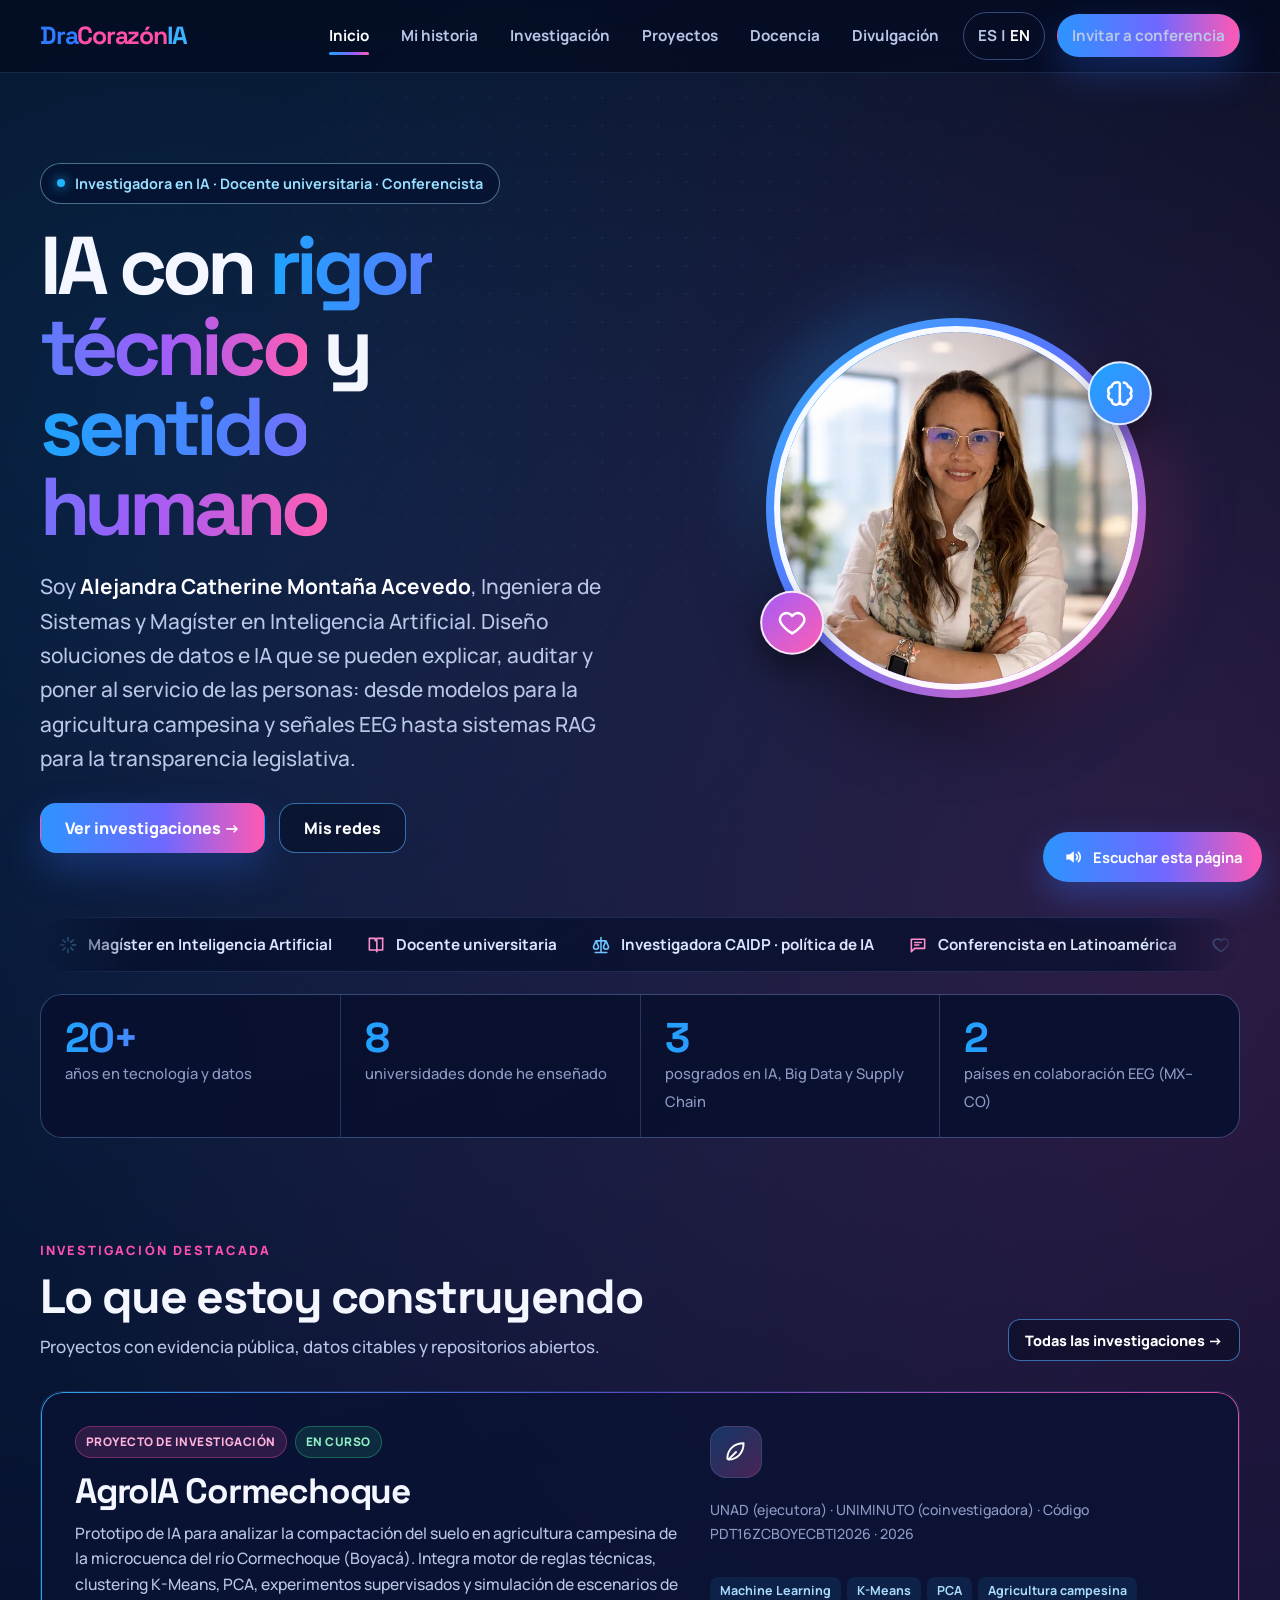
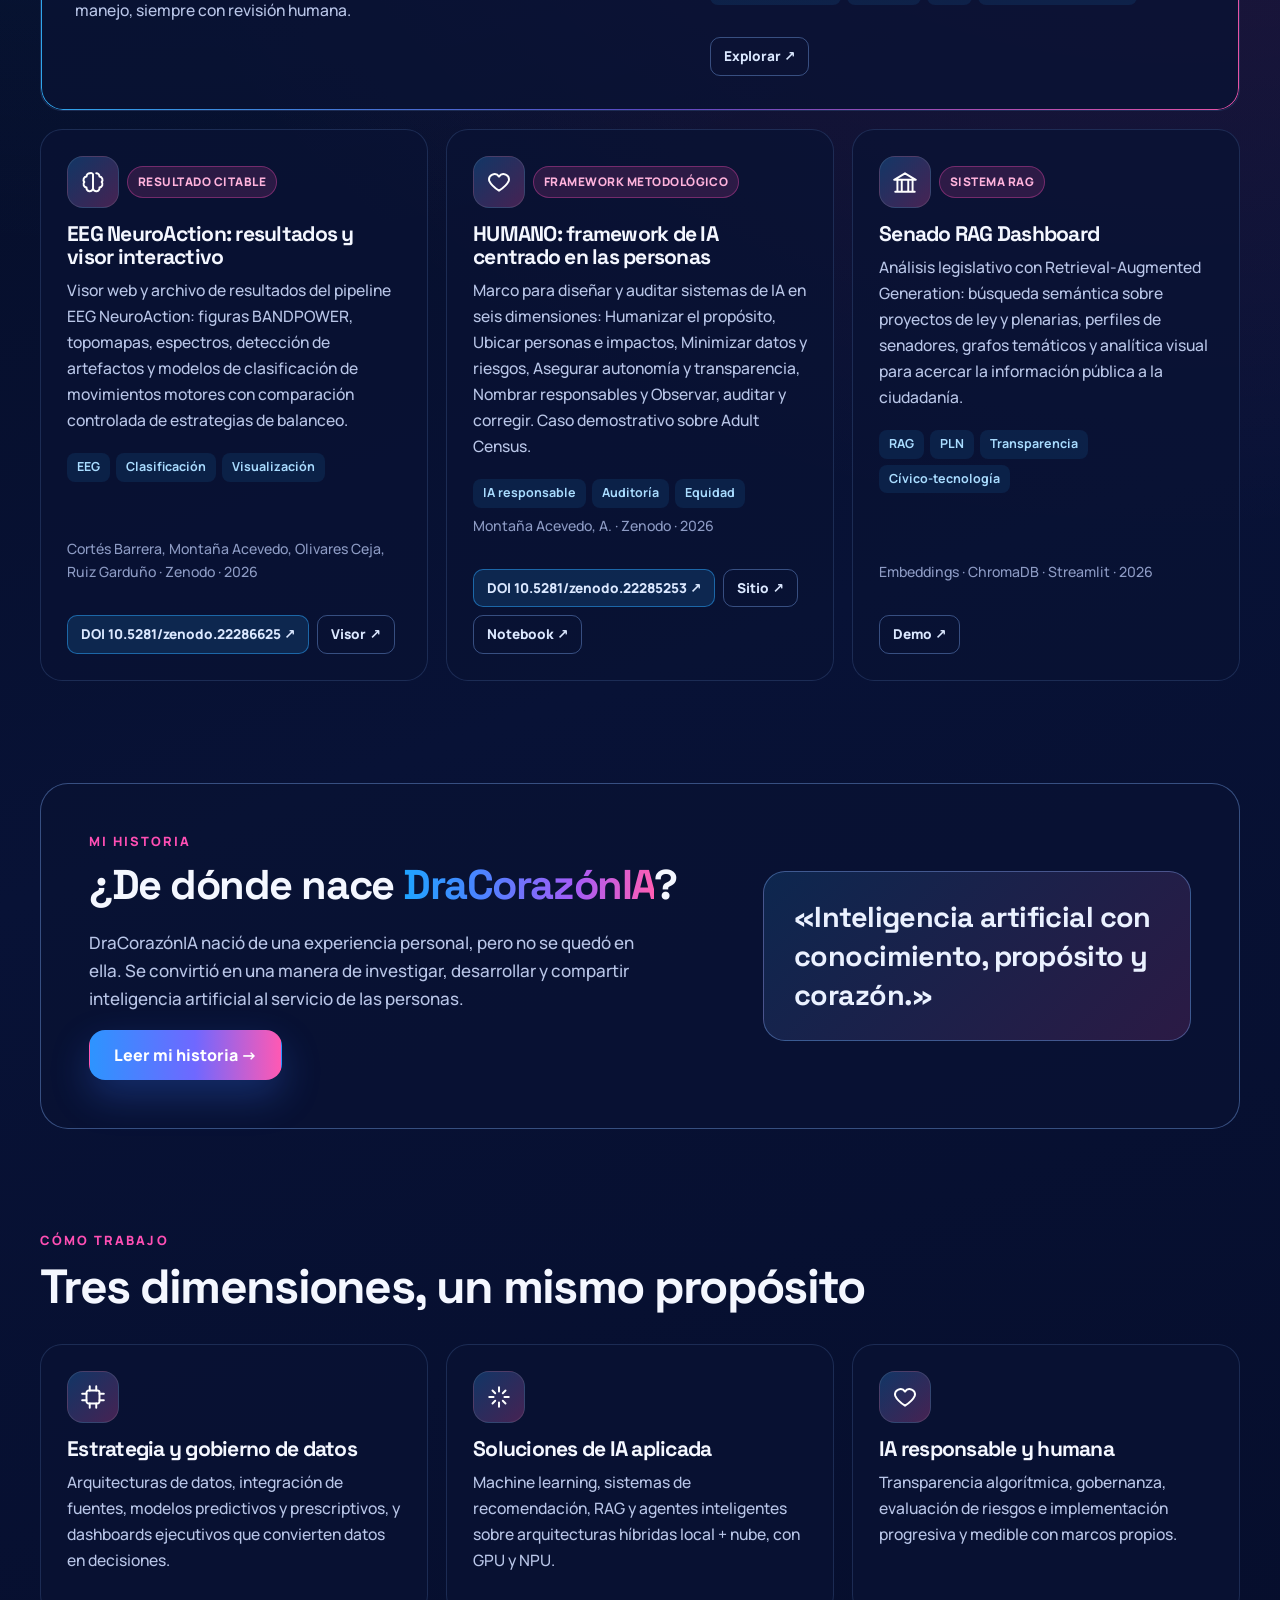
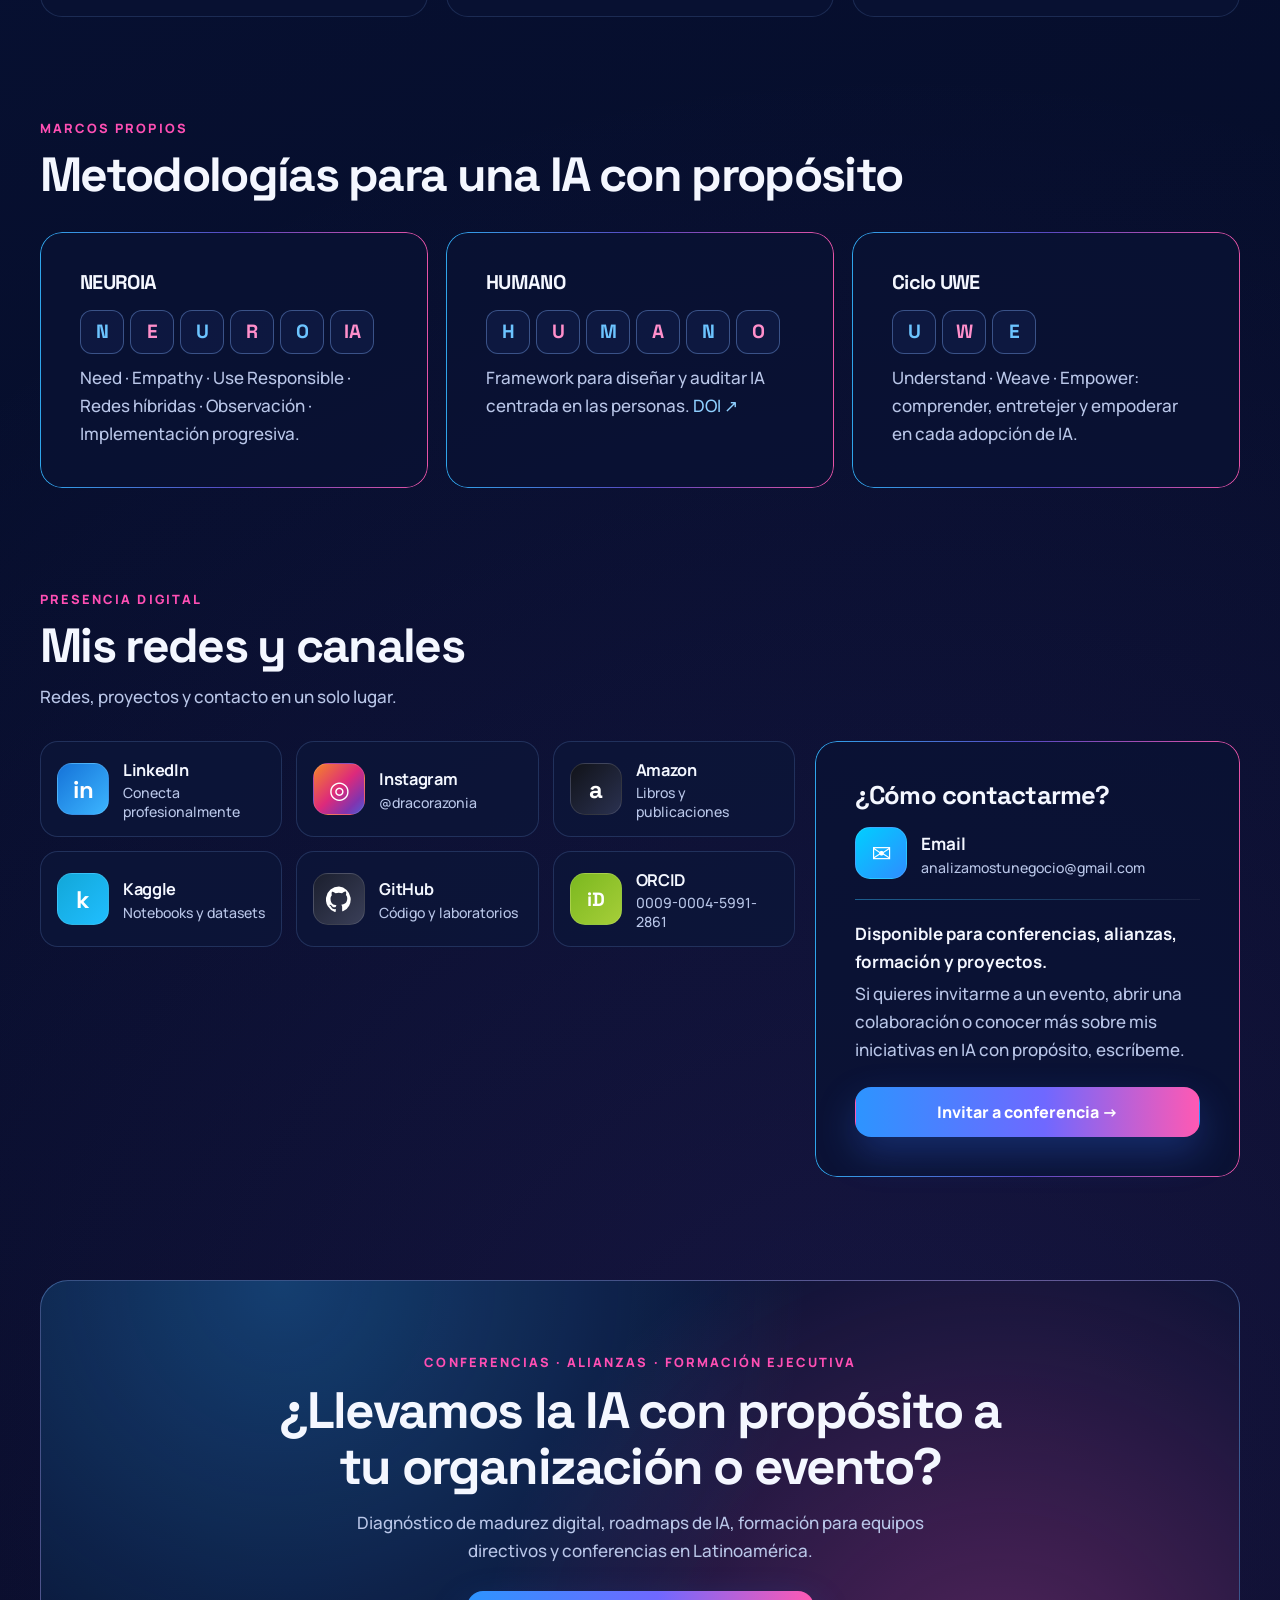
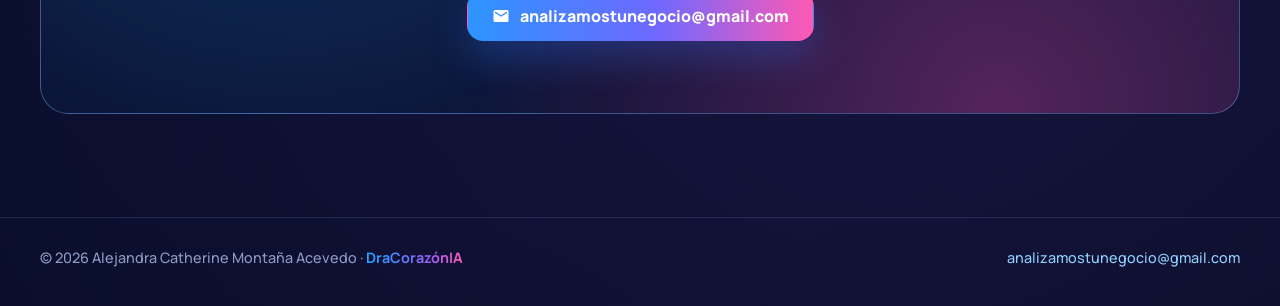
<file: index.html>
<!doctype html>
<html lang="es">
<head>
  <meta charset="utf-8">
  <meta name="viewport" content="width=device-width, initial-scale=1.0, viewport-fit=cover">
  <title>Alejandra Montaña · DraCorazónIA</title>
  <meta name="description" content="Alejandra Catherine Montaña Acevedo: Ingeniera de Sistemas y Magíster en IA. Investigación, docencia y conferencias en IA responsable.">
  <meta name="theme-color" content="#050b22">
  <meta property="og:title" content="Alejandra Montaña · DraCorazónIA">
  <meta property="og:description" content="Alejandra Catherine Montaña Acevedo: Ingeniera de Sistemas y Magíster en IA. Investigación, docencia y conferencias en IA responsable.">
  <meta property="og:type" content="website">
  <meta property="og:image" content="https://acatherinebusinessintelligence.github.io/images/alejandra.jpg">
  <link rel="icon" href="data:image/svg+xml,%3Csvg xmlns='http://www.w3.org/2000/svg' viewBox='0 0 32 32'%3E%3Cdefs%3E%3ClinearGradient id='g' x1='0' x2='1'%3E%3Cstop offset='0' stop-color='%232d94ff'/%3E%3Cstop offset='1' stop-color='%23ff59b3'/%3E%3C/linearGradient%3E%3C/defs%3E%3Crect width='32' height='32' rx='9' fill='url(%23g)'/%3E%3Ctext x='16' y='22' font-family='Arial' font-weight='700' font-size='15' fill='white' text-anchor='middle'%3EAM%3C/text%3E%3C/svg%3E">
  <link rel="preconnect" href="https://fonts.googleapis.com">
  <link rel="preconnect" href="https://fonts.gstatic.com" crossorigin>
  <link href="https://fonts.googleapis.com/css2?family=Space+Grotesk:wght@500;700;800&family=Manrope:wght@500;600;700;800&display=swap" rel="stylesheet">
  <link rel="alternate" hreflang="es" href="https://acatherinebusinessintelligence.github.io/">
  <link rel="alternate" hreflang="en" href="https://acatherinebusinessintelligence.github.io/en/">
  <link rel="alternate" hreflang="x-default" href="https://acatherinebusinessintelligence.github.io/">
  <link rel="stylesheet" href="style.css?v=17">
</head>
<body>
<a class="skip" href="#contenido">Saltar al contenido</a>
<header class="site-header">
  <div class="wrap nav">
    <a class="brand" href="index.html" aria-label="DraCorazónIA, inicio"><span class="dra">Dra</span><span class="corazon">Corazón</span><span class="ia">IA</span></a>
    <button class="menu-btn" aria-expanded="false" aria-controls="nav-links" aria-label="Abrir menú">
      <svg viewBox="0 0 24 24" fill="none" stroke="currentColor" stroke-width="2" stroke-linecap="round"><path d="M4 7h16M4 12h16M4 17h16"/></svg>
    </button>
    <nav id="nav-links" class="nav-links" aria-label="Principal">
        <a href="index.html" aria-current="page">Inicio</a>
        <a href="historia.html">Mi historia</a>
        <a href="investigacion.html">Investigación</a>
        <a href="proyectos.html">Proyectos</a>
        <a href="docencia.html">Docencia</a>
        <a href="divulgacion.html">Divulgación</a>
      <a class="lang-switch" href="en/index.html" hreflang="en" lang="en" aria-label="Read in English"><span aria-hidden="true">ES</span> | <b>EN</b></a>
      <a class="btn btn-primary btn-sm nav-cta" href="mailto:analizamostunegocio@gmail.com?subject=Invitaci%C3%B3n%20a%20conferencia">Invitar a conferencia</a>
    </nav>
  </div>
</header>

<main id="contenido">
  <div class="wrap">
    <section class="hero">
      <div>
        <span class="eyebrow">Investigadora en IA · Docente universitaria · Conferencista</span>
        <h1>IA con <span class="grad-text">rigor técnico</span> y <span class="grad-text">sentido humano</span></h1>
        <p class="lead">Soy <strong>Alejandra Catherine Montaña Acevedo</strong>, Ingeniera de Sistemas y Magíster en Inteligencia Artificial.
        Diseño soluciones de datos e IA que se pueden explicar, auditar y poner al servicio de las personas: desde modelos para la agricultura campesina
        y señales EEG hasta sistemas RAG para la transparencia legislativa.</p>
        <div class="hero-actions">
          <a class="btn btn-primary" href="investigacion.html">Ver investigaciones →</a>
          <a class="btn btn-ghost" href="#redes">Mis redes</a>
        </div>
      </div>
      <div class="portrait">
        <div class="portrait-ring">
          <picture>
            <source srcset="images/alejandra.webp" type="image/webp">
            <img src="images/alejandra.jpg" alt="Retrato de Alejandra Montaña" width="640" height="960" fetchpriority="high">
          </picture>
        </div>
        <ul class="orbit orbit-icons" aria-hidden="true">
          <li class="orbit-chip" style="--a:-35deg"><span><i class="orb-ico ia" title="Inteligencia artificial"><svg viewBox="0 0 24 24"><path d="M9 4a3 3 0 0 0-3 3 3 3 0 0 0-2 5 3 3 0 0 0 2 5 3 3 0 0 0 6 1V5a2 2 0 0 0-3-1zM15 4a3 3 0 0 1 3 3 3 3 0 0 1 2 5 3 3 0 0 1-2 5 3 3 0 0 1-6 1"/></svg></i></span></li>
          <li class="orbit-chip" style="--a:145deg"><span><i class="orb-ico corazon" title="Corazón"><svg viewBox="0 0 24 24"><path d="M12 20s-7-4.4-9-9a5 5 0 0 1 9-4 5 5 0 0 1 9 4c-2 4.6-9 9-9 9z"/></svg></i></span></li>
        </ul>
      </div>
    </section>

    <div class="marquee" aria-label="Lo que hago">
      <ul class="marquee-track"><li><svg viewBox="0 0 24 24" aria-hidden="true"><path d="M12 3v4M12 17v4M3 12h4M17 12h4M6 6l2.5 2.5M15.5 15.5 18 18M6 18l2.5-2.5M15.5 8.5 18 6"/></svg>Magíster en Inteligencia Artificial</li><li><svg viewBox="0 0 24 24" aria-hidden="true"><path d="M4 4h6a3 3 0 0 1 3 3v13a2 2 0 0 0-2-2H4zM20 4h-6a3 3 0 0 0-3 3"/><path d="M20 4v14h-7"/></svg>Docente universitaria</li><li><svg viewBox="0 0 24 24" aria-hidden="true"><path d="M12 3v18M5 21h14M6 7h12M6 7l-3 7a3 3 0 0 0 6 0zM18 7l-3 7a3 3 0 0 0 6 0z"/></svg>Investigadora CAIDP · política de IA</li><li><svg viewBox="0 0 24 24" aria-hidden="true"><path d="M4 5h16v11H8l-4 4z"/><path d="M8 9h8M8 12h5"/></svg>Conferencista en Latinoamérica</li><li><svg viewBox="0 0 24 24" aria-hidden="true"><path d="M12 20s-7-4.4-9-9a5 5 0 0 1 9-4 5 5 0 0 1 9 4c-2 4.6-9 9-9 9z"/></svg>IA responsable y centrada en las personas</li><li><svg viewBox="0 0 24 24" aria-hidden="true"><path d="M9 4a3 3 0 0 0-3 3 3 3 0 0 0-2 5 3 3 0 0 0 2 5 3 3 0 0 0 6 1V5a2 2 0 0 0-3-1zM15 4a3 3 0 0 1 3 3 3 3 0 0 1 2 5 3 3 0 0 1-2 5 3 3 0 0 1-6 1"/></svg>Neurociencia y señales EEG</li><li><svg viewBox="0 0 24 24" aria-hidden="true"><path d="M3 21h18M5 21V10M9 21V10M15 21V10M19 21V10M2 10l10-6 10 6z"/></svg>RAG para transparencia legislativa</li><li><svg viewBox="0 0 24 24" aria-hidden="true"><path d="M5 19c8 0 14-6 14-15-9 0-15 6-15 14zM5 19l7-7"/></svg>IA para el agro</li><li><svg viewBox="0 0 24 24" aria-hidden="true"><rect x="6" y="6" width="12" height="12" rx="2"/><path d="M9 2v4M15 2v4M9 18v4M15 18v4M2 9h4M2 15h4M18 9h4M18 15h4"/></svg>Big Data & Analytics</li><li><svg viewBox="0 0 24 24" aria-hidden="true"><path d="M12 3 4 6v6c0 5 3.5 8 8 9 4.5-1 8-4 8-9V6z"/><path d="m9 12 2 2 4-4"/></svg>Par evaluadora IEEE Access</li></ul>
      <ul class="marquee-track" aria-hidden="true"><li><svg viewBox="0 0 24 24" aria-hidden="true"><path d="M12 3v4M12 17v4M3 12h4M17 12h4M6 6l2.5 2.5M15.5 15.5 18 18M6 18l2.5-2.5M15.5 8.5 18 6"/></svg>Magíster en Inteligencia Artificial</li><li><svg viewBox="0 0 24 24" aria-hidden="true"><path d="M4 4h6a3 3 0 0 1 3 3v13a2 2 0 0 0-2-2H4zM20 4h-6a3 3 0 0 0-3 3"/><path d="M20 4v14h-7"/></svg>Docente universitaria</li><li><svg viewBox="0 0 24 24" aria-hidden="true"><path d="M12 3v18M5 21h14M6 7h12M6 7l-3 7a3 3 0 0 0 6 0zM18 7l-3 7a3 3 0 0 0 6 0z"/></svg>Investigadora CAIDP · política de IA</li><li><svg viewBox="0 0 24 24" aria-hidden="true"><path d="M4 5h16v11H8l-4 4z"/><path d="M8 9h8M8 12h5"/></svg>Conferencista en Latinoamérica</li><li><svg viewBox="0 0 24 24" aria-hidden="true"><path d="M12 20s-7-4.4-9-9a5 5 0 0 1 9-4 5 5 0 0 1 9 4c-2 4.6-9 9-9 9z"/></svg>IA responsable y centrada en las personas</li><li><svg viewBox="0 0 24 24" aria-hidden="true"><path d="M9 4a3 3 0 0 0-3 3 3 3 0 0 0-2 5 3 3 0 0 0 2 5 3 3 0 0 0 6 1V5a2 2 0 0 0-3-1zM15 4a3 3 0 0 1 3 3 3 3 0 0 1 2 5 3 3 0 0 1-2 5 3 3 0 0 1-6 1"/></svg>Neurociencia y señales EEG</li><li><svg viewBox="0 0 24 24" aria-hidden="true"><path d="M3 21h18M5 21V10M9 21V10M15 21V10M19 21V10M2 10l10-6 10 6z"/></svg>RAG para transparencia legislativa</li><li><svg viewBox="0 0 24 24" aria-hidden="true"><path d="M5 19c8 0 14-6 14-15-9 0-15 6-15 14zM5 19l7-7"/></svg>IA para el agro</li><li><svg viewBox="0 0 24 24" aria-hidden="true"><rect x="6" y="6" width="12" height="12" rx="2"/><path d="M9 2v4M15 2v4M9 18v4M15 18v4M2 9h4M2 15h4M18 9h4M18 15h4"/></svg>Big Data & Analytics</li><li><svg viewBox="0 0 24 24" aria-hidden="true"><path d="M12 3 4 6v6c0 5 3.5 8 8 9 4.5-1 8-4 8-9V6z"/><path d="m9 12 2 2 4-4"/></svg>Par evaluadora IEEE Access</li></ul>
    </div>

    <div class="stats reveal" role="list">
      <div class="stat" role="listitem"><b class="grad-text" data-count="20" data-suffix="+">20+</b><span>años en tecnología y datos</span></div>
      <div class="stat" role="listitem"><b class="grad-text" data-count="8">8</b><span>universidades donde he enseñado</span></div>
      <div class="stat" role="listitem"><b class="grad-text" data-count="3">3</b><span>posgrados en IA, Big Data y Supply Chain</span></div>
      <div class="stat" role="listitem"><b class="grad-text" data-count="2">2</b><span>países en colaboración EEG (MX–CO)</span></div>
    </div>

    <section class="section">
      <div class="section-head">
        <div><span class="kicker">Investigación destacada</span><h2>Lo que estoy construyendo</h2>
        <p>Proyectos con evidencia pública, datos citables y repositorios abiertos.</p></div>
        <a class="btn btn-ghost btn-sm" href="investigacion.html">Todas las investigaciones →</a>
      </div>
      <div class="grid">
      <article class="card featured reveal" data-topics="agro ml">
        <div>
          <div class="badges"><span class="badge type">Proyecto de investigación</span><span class="badge live">En curso</span></div>
          <h3>AgroIA Cormechoque</h3>
          <p>Prototipo de IA para analizar la compactación del suelo en agricultura campesina de la microcuenca del río Cormechoque (Boyacá). Integra motor de reglas técnicas, clustering K-Means, PCA, experimentos supervisados y simulación de escenarios de manejo, siempre con revisión humana.</p>
        </div>
        <div style="display:flex;flex-direction:column;justify-content:center;gap:14px">
          <div class="icon"><svg viewBox="0 0 24 24" aria-hidden="true"><path d="M5 19c8 0 14-6 14-15-9 0-15 6-15 14zM5 19l7-7"/></svg></div>
          <p class="meta">UNAD (ejecutora) · UNIMINUTO (coinvestigadora) · Código PDT16ZCBOYECBTI2026 · 2026</p>
          <div class="tags"><span class="tag">Machine Learning</span><span class="tag">K-Means</span><span class="tag">PCA</span><span class="tag">Agricultura campesina</span></div>
          <div class="card-links"><a href="https://acatherinebusinessintelligence.github.io/agroia-cormechoque-public/" target="_blank" rel="noopener">Explorar ↗</a></div>
        </div>
      </article>
      <article class="card reveal" data-topics="neuro ml">
        <div class="badges"><div class="icon"><svg viewBox="0 0 24 24" aria-hidden="true"><path d="M9 4a3 3 0 0 0-3 3 3 3 0 0 0-2 5 3 3 0 0 0 2 5 3 3 0 0 0 6 1V5a2 2 0 0 0-3-1zM15 4a3 3 0 0 1 3 3 3 3 0 0 1 2 5 3 3 0 0 1-2 5 3 3 0 0 1-6 1"/></svg></div><span class="badge type">Resultado citable</span></div>
        <h3>EEG NeuroAction: resultados y visor interactivo</h3>
        <p>Visor web y archivo de resultados del pipeline EEG NeuroAction: figuras BANDPOWER, topomapas, espectros, detección de artefactos y modelos de clasificación de movimientos motores con comparación controlada de estrategias de balanceo.</p>
        <div class="tags"><span class="tag">EEG</span><span class="tag">Clasificación</span><span class="tag">Visualización</span></div>
        <p class="meta">Cortés Barrera, Montaña Acevedo, Olivares Ceja, Ruiz Garduño · Zenodo · 2026</p>
        <div class="card-links"><a class="doi" href="https://doi.org/10.5281/zenodo.22286625" target="_blank" rel="noopener">DOI 10.5281/zenodo.22286625 ↗</a><a href="https://acatherinebusinessintelligence.github.io/eeg-neuroaction-resultados/" target="_blank" rel="noopener">Visor ↗</a></div>
      </article>
      <article class="card reveal" data-topics="etica">
        <div class="badges"><div class="icon"><svg viewBox="0 0 24 24" aria-hidden="true"><path d="M12 20s-7-4.4-9-9a5 5 0 0 1 9-4 5 5 0 0 1 9 4c-2 4.6-9 9-9 9z"/></svg></div><span class="badge type">Framework metodológico</span></div>
        <h3>HUMANO: framework de IA centrado en las personas</h3>
        <p>Marco para diseñar y auditar sistemas de IA en seis dimensiones: Humanizar el propósito, Ubicar personas e impactos, Minimizar datos y riesgos, Asegurar autonomía y transparencia, Nombrar responsables y Observar, auditar y corregir. Caso demostrativo sobre Adult Census.</p>
        <div class="tags"><span class="tag">IA responsable</span><span class="tag">Auditoría</span><span class="tag">Equidad</span></div>
        <p class="meta">Montaña Acevedo, A. · Zenodo · 2026</p>
        <div class="card-links"><a class="doi" href="https://doi.org/10.5281/zenodo.22285253" target="_blank" rel="noopener">DOI 10.5281/zenodo.22285253 ↗</a><a href="https://acatherinebusinessintelligence.github.io/humano-ai-framework/" target="_blank" rel="noopener">Sitio ↗</a><a href="https://www.kaggle.com/code/alejandramontana/humano-adult-census-kaggle" target="_blank" rel="noopener">Notebook ↗</a></div>
      </article>
      <article class="card reveal" data-topics="civica nlp">
        <div class="badges"><div class="icon"><svg viewBox="0 0 24 24" aria-hidden="true"><path d="M3 21h18M5 21V10M9 21V10M15 21V10M19 21V10M2 10l10-6 10 6z"/></svg></div><span class="badge type">Sistema RAG</span></div>
        <h3>Senado RAG Dashboard</h3>
        <p>Análisis legislativo con Retrieval-Augmented Generation: búsqueda semántica sobre proyectos de ley y plenarias, perfiles de senadores, grafos temáticos y analítica visual para acercar la información pública a la ciudadanía.</p>
        <div class="tags"><span class="tag">RAG</span><span class="tag">PLN</span><span class="tag">Transparencia</span><span class="tag">Cívico-tecnología</span></div>
        <p class="meta">Embeddings · ChromaDB · Streamlit · 2026</p>
        <div class="card-links"><a href="https://acatherinebusinessintelligence.github.io/senado-rag-dashboard/#vision" target="_blank" rel="noopener">Demo ↗</a></div>
      </article>
      </div>
    </section>

    <section class="section">
      <div class="story-teaser reveal">
        <div>
          <span class="kicker">Mi historia</span>
          <h2>¿De dónde nace <span class="grad-text">DraCorazónIA</span>?</h2>
          <p>DraCorazónIA nació de una experiencia personal, pero no se quedó en ella. Se convirtió en una manera de investigar,
          desarrollar y compartir inteligencia artificial al servicio de las personas.</p>
          <a class="btn btn-primary" href="historia.html">Leer mi historia →</a>
        </div>
        <blockquote>«Inteligencia artificial con conocimiento, propósito y corazón.»</blockquote>
      </div>
    </section>

    <section class="section">
      <div class="section-head"><div><span class="kicker">Cómo trabajo</span><h2>Tres dimensiones, un mismo propósito</h2></div></div>
      <div class="grid">
        <div class="card reveal"><div class="icon"><svg viewBox="0 0 24 24" aria-hidden="true"><rect x="6" y="6" width="12" height="12" rx="2"/><path d="M9 2v4M15 2v4M9 18v4M15 18v4M2 9h4M2 15h4M18 9h4M18 15h4"/></svg></div><h3>Estrategia y gobierno de datos</h3>
          <p>Arquitecturas de datos, integración de fuentes, modelos predictivos y prescriptivos, y dashboards ejecutivos que convierten datos en decisiones.</p></div>
        <div class="card reveal"><div class="icon"><svg viewBox="0 0 24 24" aria-hidden="true"><path d="M12 3v4M12 17v4M3 12h4M17 12h4M6 6l2.5 2.5M15.5 15.5 18 18M6 18l2.5-2.5M15.5 8.5 18 6"/></svg></div><h3>Soluciones de IA aplicada</h3>
          <p>Machine learning, sistemas de recomendación, RAG y agentes inteligentes sobre arquitecturas híbridas local + nube, con GPU y NPU.</p></div>
        <div class="card reveal"><div class="icon"><svg viewBox="0 0 24 24" aria-hidden="true"><path d="M12 20s-7-4.4-9-9a5 5 0 0 1 9-4 5 5 0 0 1 9 4c-2 4.6-9 9-9 9z"/></svg></div><h3>IA responsable y humana</h3>
          <p>Transparencia algorítmica, gobernanza, evaluación de riesgos e implementación progresiva y medible con marcos propios.</p></div>
      </div>
    </section>

    <section class="section">
      <div class="section-head"><div><span class="kicker">Marcos propios</span><h2>Metodologías para una IA con propósito</h2></div></div>
      <div class="framework-row">
        <div class="panel reveal"><h3>NEUROIA</h3>
          <div class="acronym" aria-hidden="true"><span>N</span><span>E</span><span>U</span><span>R</span><span>O</span><span>IA</span></div>
          <p style="color:var(--muted);margin:0">Need · Empathy · Use Responsible · Redes híbridas · Observación · Implementación progresiva.</p></div>
        <div class="panel reveal"><h3>HUMANO</h3>
          <div class="acronym" aria-hidden="true"><span>H</span><span>U</span><span>M</span><span>A</span><span>N</span><span>O</span></div>
          <p style="color:var(--muted);margin:0">Framework para diseñar y auditar IA centrada en las personas. <a href="https://doi.org/10.5281/zenodo.22285253" target="_blank" rel="noopener">DOI ↗</a></p></div>
        <div class="panel reveal"><h3>Ciclo UWE</h3>
          <div class="acronym" aria-hidden="true"><span>U</span><span>W</span><span>E</span></div>
          <p style="color:var(--muted);margin:0">Understand · Weave · Empower: comprender, entretejer y empoderar en cada adopción de IA.</p></div>
      </div>
    </section>

    <section class="section" id="redes">
      <div class="section-head"><div><span class="kicker">Presencia digital</span><h2>Mis redes y canales</h2>
        <p>Redes, proyectos y contacto en un solo lugar.</p></div></div>
      <div class="channels">
        <div class="channel-grid">
          <a class="channel reveal" href="https://www.linkedin.com/in/alejandra-montana/" target="_blank" rel="noopener"><span class="ch-icon linkedin" aria-hidden="true">in</span><span class="ch-copy"><b>LinkedIn</b><small>Conecta profesionalmente</small></span><span class="ch-arrow" aria-hidden="true">→</span></a>
          <a class="channel reveal" href="https://www.instagram.com/dracorazonia/" target="_blank" rel="noopener"><span class="ch-icon instagram" aria-hidden="true">◎</span><span class="ch-copy"><b>Instagram</b><small>@dracorazonia</small></span><span class="ch-arrow" aria-hidden="true">→</span></a>
          <a class="channel reveal" href="https://www.amazon.com/-/es/dp/B0G52C9DPS" target="_blank" rel="noopener"><span class="ch-icon amazon" aria-hidden="true">a</span><span class="ch-copy"><b>Amazon</b><small>Libros y publicaciones</small></span><span class="ch-arrow" aria-hidden="true">→</span></a>
          <a class="channel reveal" href="https://www.kaggle.com/alejandramontana" target="_blank" rel="noopener"><span class="ch-icon kaggle" aria-hidden="true">k</span><span class="ch-copy"><b>Kaggle</b><small>Notebooks y datasets</small></span><span class="ch-arrow" aria-hidden="true">→</span></a>
          <a class="channel reveal" href="https://github.com/acatherinebusinessintelligence" target="_blank" rel="noopener"><span class="ch-icon github" aria-hidden="true"><svg viewBox="0 0 24 24" aria-hidden="true"><path d="M12 .5a12 12 0 0 0-3.8 23.4c.6.1.8-.3.8-.6v-2c-3.3.7-4-1.6-4-1.6-.6-1.4-1.4-1.8-1.4-1.8-1-.7.1-.7.1-.7 1.2.1 1.8 1.2 1.8 1.2 1 1.8 2.8 1.3 3.5 1 .1-.8.4-1.3.7-1.6-2.7-.3-5.5-1.3-5.5-6 0-1.3.5-2.4 1.2-3.2-.1-.3-.5-1.5.1-3.2 0 0 1-.3 3.3 1.2a11.5 11.5 0 0 1 6 0C17.3 4.7 18.3 5 18.3 5c.7 1.7.2 2.9.1 3.2.8.8 1.2 1.9 1.2 3.2 0 4.6-2.8 5.6-5.5 5.9.4.4.8 1.1.8 2.2v3.3c0 .3.2.7.8.6A12 12 0 0 0 12 .5z"/></svg></span><span class="ch-copy"><b>GitHub</b><small>Código y laboratorios</small></span><span class="ch-arrow" aria-hidden="true">→</span></a>
          <a class="channel reveal" href="https://orcid.org/0009-0004-5991-2861" target="_blank" rel="noopener"><span class="ch-icon orcid" aria-hidden="true">iD</span><span class="ch-copy"><b>ORCID</b><small>0009-0004-5991-2861</small></span><span class="ch-arrow" aria-hidden="true">→</span></a>
        </div>
        <aside class="panel contact-panel reveal" id="contacto">
          <h3>¿Cómo contactarme?</h3>
          <a class="contact-line" href="mailto:analizamostunegocio@gmail.com"><span class="ch-icon web" aria-hidden="true">✉</span><span><b>Email</b><small>analizamostunegocio@gmail.com</small></span></a>
          <div class="divider"></div>
          <p><strong>Disponible para conferencias, alianzas, formación y proyectos.</strong>
          Si quieres invitarme a un evento, abrir una colaboración o conocer más sobre mis iniciativas en IA con propósito, escríbeme.</p>
          <a class="btn btn-primary" href="mailto:analizamostunegocio@gmail.com?subject=Invitaci%C3%B3n%20a%20conferencia">Invitar a conferencia →</a>
        </aside>
      </div>
    </section>

    <section class="section">
      <div class="cta reveal">
        <span class="kicker">Conferencias · Alianzas · Formación ejecutiva</span>
        <h2>¿Llevamos la IA con propósito a tu organización o evento?</h2>
        <p>Diagnóstico de madurez digital, roadmaps de IA, formación para equipos directivos y conferencias en Latinoamérica.</p>
        <div class="hero-actions"><a class="btn btn-primary" href="mailto:analizamostunegocio@gmail.com?subject=Invitaci%C3%B3n%20o%20colaboraci%C3%B3n"><svg viewBox="0 0 24 24" aria-hidden="true"><path d="M20 4H4a2 2 0 0 0-2 2v12a2 2 0 0 0 2 2h16a2 2 0 0 0 2-2V6a2 2 0 0 0-2-2zm0 4-8 5-8-5V6l8 5 8-5z"/></svg>analizamostunegocio@gmail.com</a></div>
      </div>
    </section>
  </div>
</main>

<footer class="site-footer">
  <div class="wrap">
    <span>© 2026 Alejandra Catherine Montaña Acevedo · <span class="grad-text"><strong>DraCorazónIA</strong></span></span>
    <span><a href="mailto:analizamostunegocio@gmail.com">analizamostunegocio@gmail.com</a></span>
  </div>
</footer>
<script src="main.js?v=17"></script>
</body>
</html>
</file>
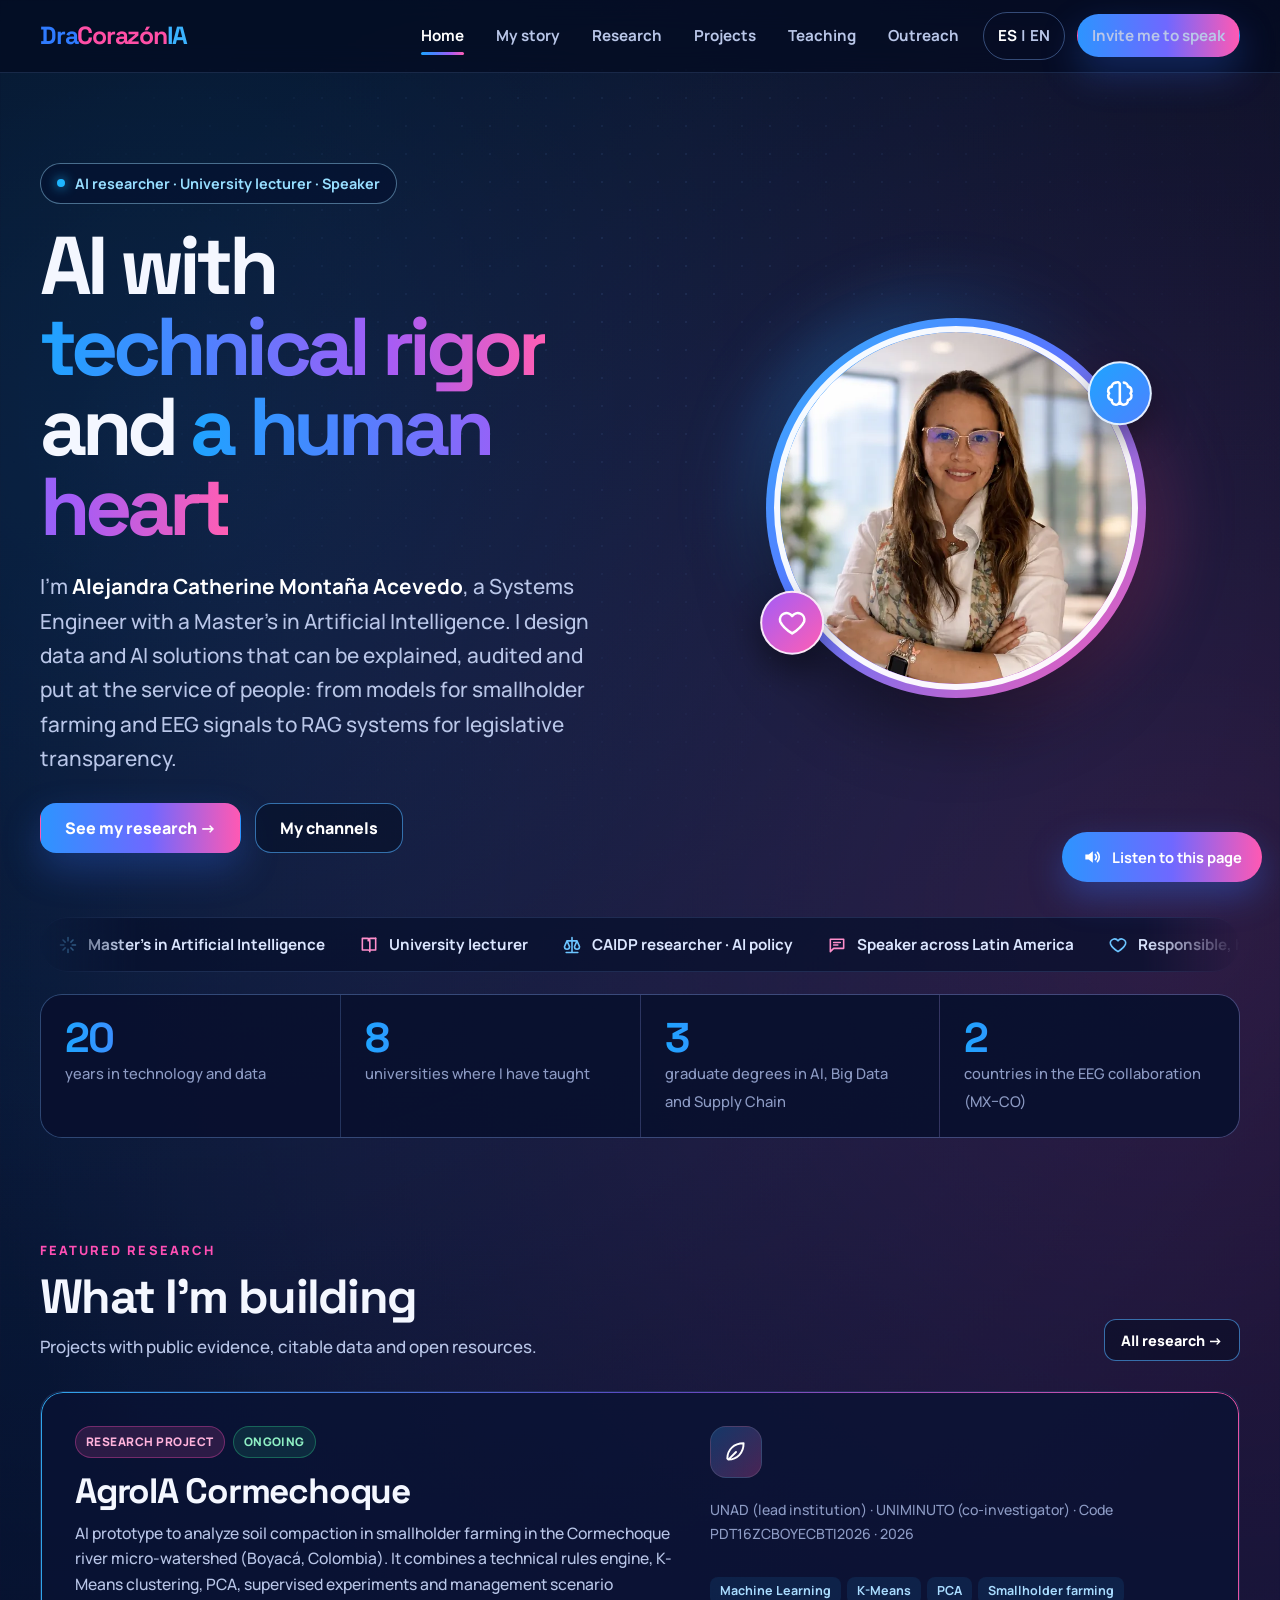
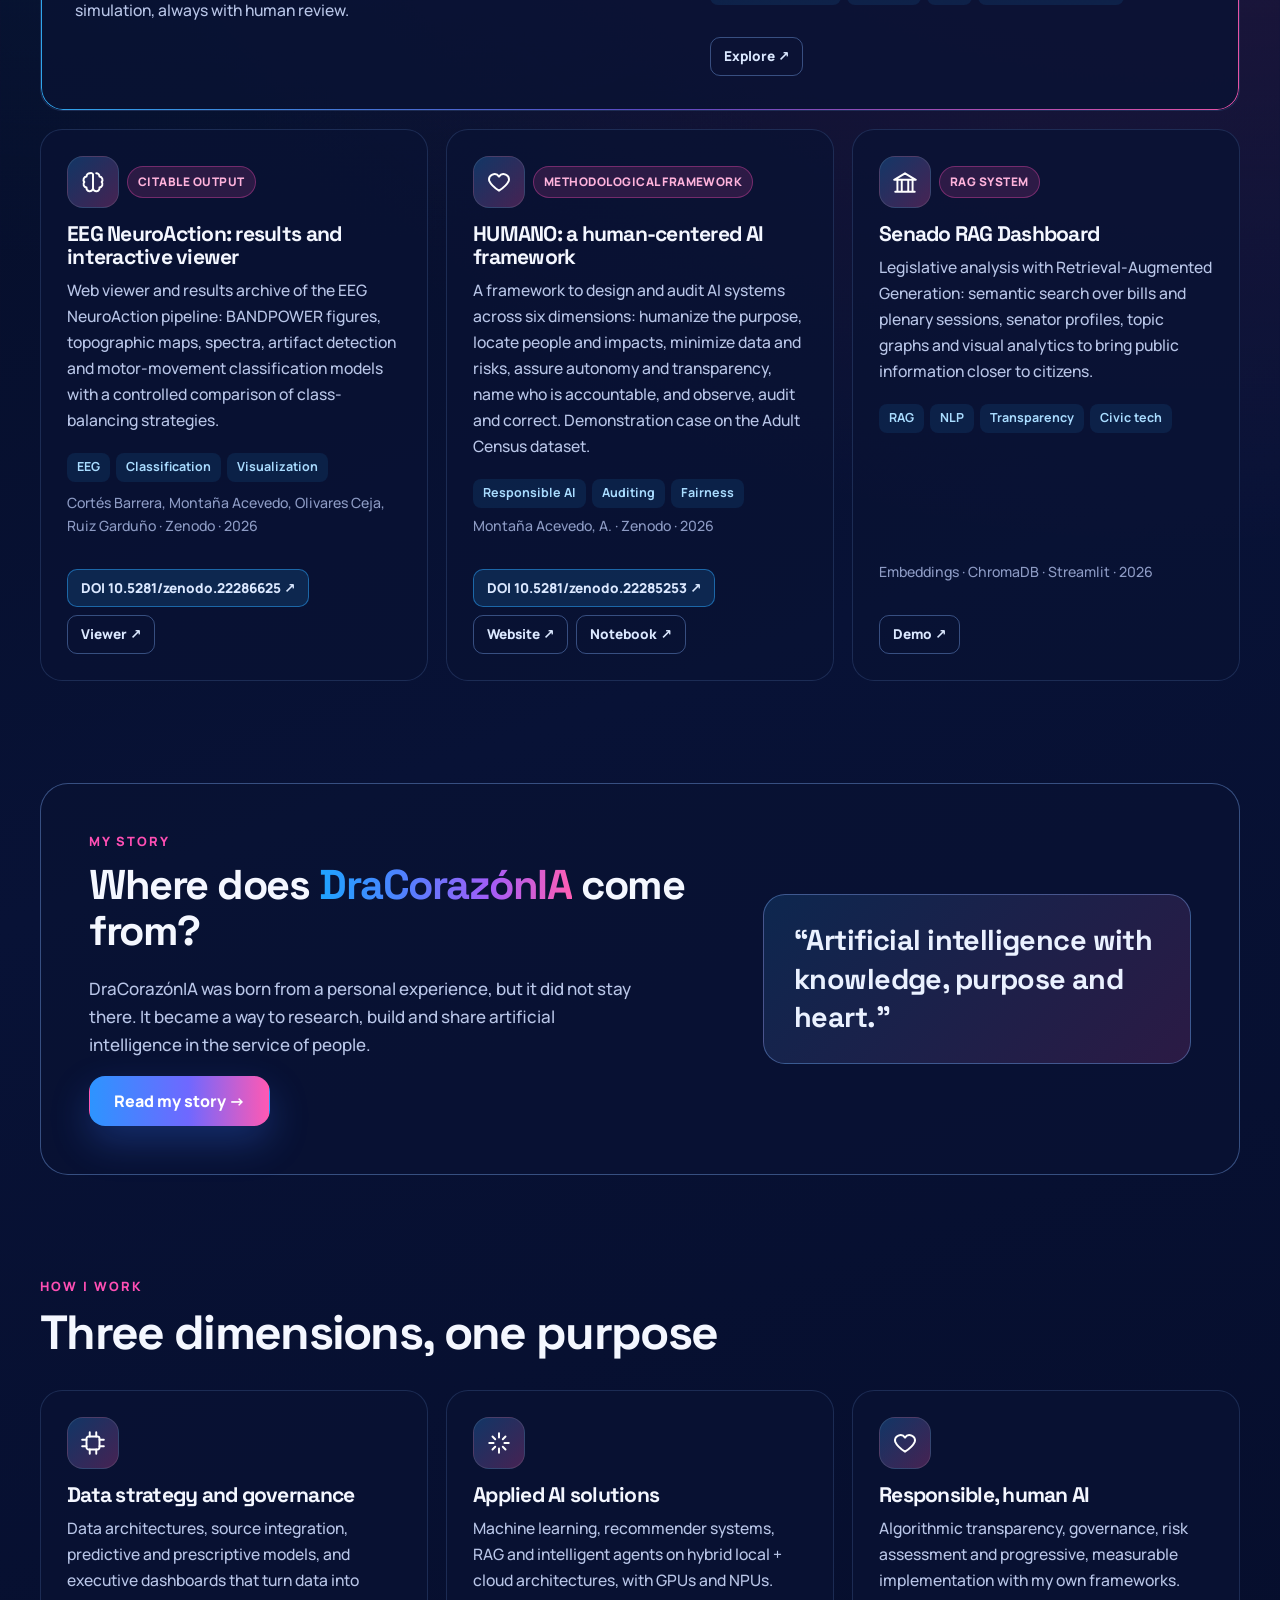
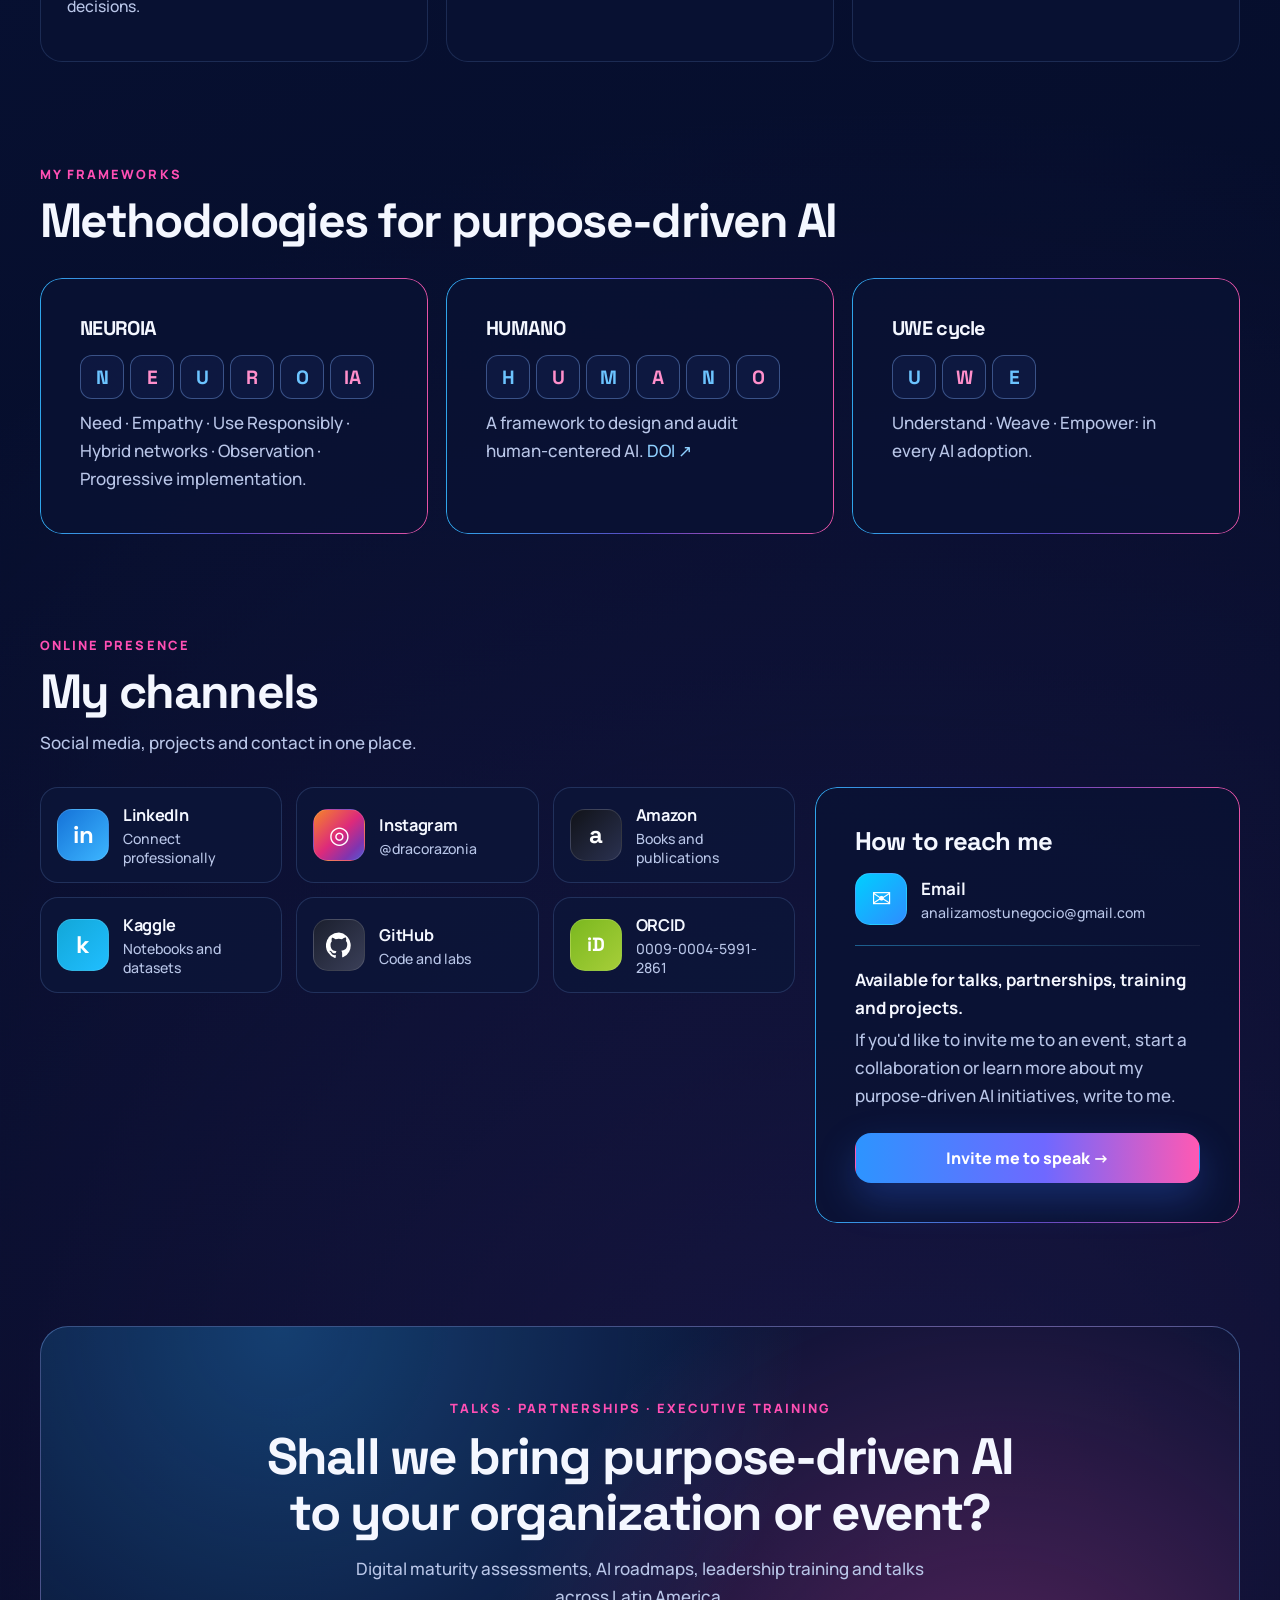
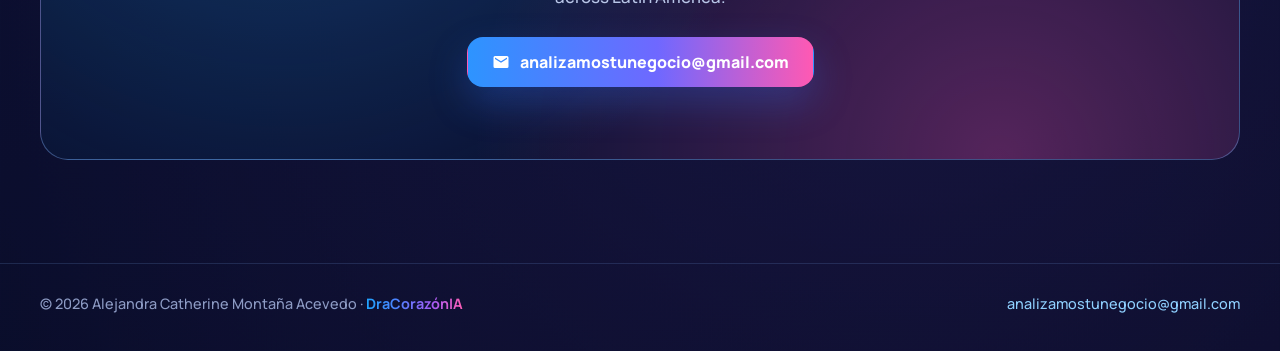
<file: en/index.html>
<!doctype html>
<html lang="en">
<head>
  <meta charset="utf-8">
  <meta name="viewport" content="width=device-width, initial-scale=1.0, viewport-fit=cover">
  <title>Alejandra Montaña · DraCorazónIA</title>
  <meta name="description" content="Alejandra Catherine Montaña Acevedo: Systems Engineer with a Master&#x27;s in AI. Research, teaching and talks on responsible AI.">
  <meta name="theme-color" content="#050b22">
  <meta property="og:title" content="Alejandra Montaña · DraCorazónIA">
  <meta property="og:description" content="Alejandra Catherine Montaña Acevedo: Systems Engineer with a Master&#x27;s in AI. Research, teaching and talks on responsible AI.">
  <meta property="og:type" content="website">
  <meta property="og:image" content="https://acatherinebusinessintelligence.github.io/images/alejandra.jpg">
  <link rel="icon" href="data:image/svg+xml,%3Csvg xmlns='http://www.w3.org/2000/svg' viewBox='0 0 32 32'%3E%3Cdefs%3E%3ClinearGradient id='g' x1='0' x2='1'%3E%3Cstop offset='0' stop-color='%232d94ff'/%3E%3Cstop offset='1' stop-color='%23ff59b3'/%3E%3C/linearGradient%3E%3C/defs%3E%3Crect width='32' height='32' rx='9' fill='url(%23g)'/%3E%3Ctext x='16' y='22' font-family='Arial' font-weight='700' font-size='15' fill='white' text-anchor='middle'%3EAM%3C/text%3E%3C/svg%3E">
  <link rel="preconnect" href="https://fonts.googleapis.com">
  <link rel="preconnect" href="https://fonts.gstatic.com" crossorigin>
  <link href="https://fonts.googleapis.com/css2?family=Space+Grotesk:wght@500;700;800&family=Manrope:wght@500;600;700;800&display=swap" rel="stylesheet">
  <link rel="alternate" hreflang="es" href="https://acatherinebusinessintelligence.github.io/">
  <link rel="alternate" hreflang="en" href="https://acatherinebusinessintelligence.github.io/en/">
  <link rel="alternate" hreflang="x-default" href="https://acatherinebusinessintelligence.github.io/">
  <link rel="stylesheet" href="../style.css?v=17">
</head>
<body>
<a class="skip" href="#contenido">Skip to content</a>
<header class="site-header">
  <div class="wrap nav">
    <a class="brand" href="index.html" aria-label="DraCorazónIA, home"><span class="dra">Dra</span><span class="corazon">Corazón</span><span class="ia">IA</span></a>
    <button class="menu-btn" aria-expanded="false" aria-controls="nav-links" aria-label="Open menu">
      <svg viewBox="0 0 24 24" fill="none" stroke="currentColor" stroke-width="2" stroke-linecap="round"><path d="M4 7h16M4 12h16M4 17h16"/></svg>
    </button>
    <nav id="nav-links" class="nav-links" aria-label="Main">
        <a href="index.html" aria-current="page">Home</a>
        <a href="historia.html">My story</a>
        <a href="investigacion.html">Research</a>
        <a href="proyectos.html">Projects</a>
        <a href="docencia.html">Teaching</a>
        <a href="divulgacion.html">Outreach</a>
      <a class="lang-switch" href="../index.html" hreflang="es" lang="es" aria-label="Leer en español"><b>ES</b> | <span aria-hidden="true">EN</span></a>
      <a class="btn btn-primary btn-sm nav-cta" href="mailto:analizamostunegocio@gmail.com?subject=Speaking%20invitation">Invite me to speak</a>
    </nav>
  </div>
</header>

<main id="contenido">
  <div class="wrap">
    <section class="hero">
      <div>
        <span class="eyebrow">AI researcher · University lecturer · Speaker</span>
        <h1>AI with <span class="grad-text">technical rigor</span> and <span class="grad-text">a human heart</span></h1>
        <p class="lead">I'm <strong>Alejandra Catherine Montaña Acevedo</strong>, a Systems Engineer with a Master's in Artificial Intelligence. I design data and AI solutions that can be explained, audited and put at the service of people: from models for smallholder farming and EEG signals to RAG systems for legislative transparency.</p>
        <div class="hero-actions">
          <a class="btn btn-primary" href="investigacion.html">See my research →</a>
          <a class="btn btn-ghost" href="#redes">My channels</a>
        </div>
      </div>
      <div class="portrait">
        <div class="portrait-ring">
          <picture>
            <source srcset="../images/alejandra.webp" type="image/webp">
            <img src="../images/alejandra.jpg" alt="Portrait of Alejandra Montaña" width="640" height="960" fetchpriority="high">
          </picture>
        </div>
        <ul class="orbit orbit-icons" aria-hidden="true">
          <li class="orbit-chip" style="--a:-35deg"><span><i class="orb-ico ia" title="Artificial intelligence"><svg viewBox="0 0 24 24"><path d="M9 4a3 3 0 0 0-3 3 3 3 0 0 0-2 5 3 3 0 0 0 2 5 3 3 0 0 0 6 1V5a2 2 0 0 0-3-1zM15 4a3 3 0 0 1 3 3 3 3 0 0 1 2 5 3 3 0 0 1-2 5 3 3 0 0 1-6 1"/></svg></i></span></li>
          <li class="orbit-chip" style="--a:145deg"><span><i class="orb-ico corazon" title="Corazón"><svg viewBox="0 0 24 24"><path d="M12 20s-7-4.4-9-9a5 5 0 0 1 9-4 5 5 0 0 1 9 4c-2 4.6-9 9-9 9z"/></svg></i></span></li>
        </ul>
      </div>
    </section>

    <div class="marquee" aria-label="What I do">
      <ul class="marquee-track"><li><svg viewBox="0 0 24 24" aria-hidden="true"><path d="M12 3v4M12 17v4M3 12h4M17 12h4M6 6l2.5 2.5M15.5 15.5 18 18M6 18l2.5-2.5M15.5 8.5 18 6"/></svg>Master's in Artificial Intelligence</li><li><svg viewBox="0 0 24 24" aria-hidden="true"><path d="M4 4h6a3 3 0 0 1 3 3v13a2 2 0 0 0-2-2H4zM20 4h-6a3 3 0 0 0-3 3"/><path d="M20 4v14h-7"/></svg>University lecturer</li><li><svg viewBox="0 0 24 24" aria-hidden="true"><path d="M12 3v18M5 21h14M6 7h12M6 7l-3 7a3 3 0 0 0 6 0zM18 7l-3 7a3 3 0 0 0 6 0z"/></svg>CAIDP researcher · AI policy</li><li><svg viewBox="0 0 24 24" aria-hidden="true"><path d="M4 5h16v11H8l-4 4z"/><path d="M8 9h8M8 12h5"/></svg>Speaker across Latin America</li><li><svg viewBox="0 0 24 24" aria-hidden="true"><path d="M12 20s-7-4.4-9-9a5 5 0 0 1 9-4 5 5 0 0 1 9 4c-2 4.6-9 9-9 9z"/></svg>Responsible, human-centered AI</li><li><svg viewBox="0 0 24 24" aria-hidden="true"><path d="M9 4a3 3 0 0 0-3 3 3 3 0 0 0-2 5 3 3 0 0 0 2 5 3 3 0 0 0 6 1V5a2 2 0 0 0-3-1zM15 4a3 3 0 0 1 3 3 3 3 0 0 1 2 5 3 3 0 0 1-2 5 3 3 0 0 1-6 1"/></svg>Neuroscience and EEG signals</li><li><svg viewBox="0 0 24 24" aria-hidden="true"><path d="M3 21h18M5 21V10M9 21V10M15 21V10M19 21V10M2 10l10-6 10 6z"/></svg>RAG for legislative transparency</li><li><svg viewBox="0 0 24 24" aria-hidden="true"><path d="M5 19c8 0 14-6 14-15-9 0-15 6-15 14zM5 19l7-7"/></svg>AI for agriculture</li><li><svg viewBox="0 0 24 24" aria-hidden="true"><rect x="6" y="6" width="12" height="12" rx="2"/><path d="M9 2v4M15 2v4M9 18v4M15 18v4M2 9h4M2 15h4M18 9h4M18 15h4"/></svg>Big Data & Analytics</li><li><svg viewBox="0 0 24 24" aria-hidden="true"><path d="M12 3 4 6v6c0 5 3.5 8 8 9 4.5-1 8-4 8-9V6z"/><path d="m9 12 2 2 4-4"/></svg>IEEE Access peer reviewer</li></ul>
      <ul class="marquee-track" aria-hidden="true"><li><svg viewBox="0 0 24 24" aria-hidden="true"><path d="M12 3v4M12 17v4M3 12h4M17 12h4M6 6l2.5 2.5M15.5 15.5 18 18M6 18l2.5-2.5M15.5 8.5 18 6"/></svg>Master's in Artificial Intelligence</li><li><svg viewBox="0 0 24 24" aria-hidden="true"><path d="M4 4h6a3 3 0 0 1 3 3v13a2 2 0 0 0-2-2H4zM20 4h-6a3 3 0 0 0-3 3"/><path d="M20 4v14h-7"/></svg>University lecturer</li><li><svg viewBox="0 0 24 24" aria-hidden="true"><path d="M12 3v18M5 21h14M6 7h12M6 7l-3 7a3 3 0 0 0 6 0zM18 7l-3 7a3 3 0 0 0 6 0z"/></svg>CAIDP researcher · AI policy</li><li><svg viewBox="0 0 24 24" aria-hidden="true"><path d="M4 5h16v11H8l-4 4z"/><path d="M8 9h8M8 12h5"/></svg>Speaker across Latin America</li><li><svg viewBox="0 0 24 24" aria-hidden="true"><path d="M12 20s-7-4.4-9-9a5 5 0 0 1 9-4 5 5 0 0 1 9 4c-2 4.6-9 9-9 9z"/></svg>Responsible, human-centered AI</li><li><svg viewBox="0 0 24 24" aria-hidden="true"><path d="M9 4a3 3 0 0 0-3 3 3 3 0 0 0-2 5 3 3 0 0 0 2 5 3 3 0 0 0 6 1V5a2 2 0 0 0-3-1zM15 4a3 3 0 0 1 3 3 3 3 0 0 1 2 5 3 3 0 0 1-2 5 3 3 0 0 1-6 1"/></svg>Neuroscience and EEG signals</li><li><svg viewBox="0 0 24 24" aria-hidden="true"><path d="M3 21h18M5 21V10M9 21V10M15 21V10M19 21V10M2 10l10-6 10 6z"/></svg>RAG for legislative transparency</li><li><svg viewBox="0 0 24 24" aria-hidden="true"><path d="M5 19c8 0 14-6 14-15-9 0-15 6-15 14zM5 19l7-7"/></svg>AI for agriculture</li><li><svg viewBox="0 0 24 24" aria-hidden="true"><rect x="6" y="6" width="12" height="12" rx="2"/><path d="M9 2v4M15 2v4M9 18v4M15 18v4M2 9h4M2 15h4M18 9h4M18 15h4"/></svg>Big Data & Analytics</li><li><svg viewBox="0 0 24 24" aria-hidden="true"><path d="M12 3 4 6v6c0 5 3.5 8 8 9 4.5-1 8-4 8-9V6z"/><path d="m9 12 2 2 4-4"/></svg>IEEE Access peer reviewer</li></ul>
    </div>

    <div class="stats reveal" role="list">
      <div class="stat" role="listitem"><b class="grad-text" data-count="20" data-suffix="+">20+</b><span>years in technology and data</span></div>
      <div class="stat" role="listitem"><b class="grad-text" data-count="8">8</b><span>universities where I have taught</span></div>
      <div class="stat" role="listitem"><b class="grad-text" data-count="3">3</b><span>graduate degrees in AI, Big Data and Supply Chain</span></div>
      <div class="stat" role="listitem"><b class="grad-text" data-count="2">2</b><span>countries in the EEG collaboration (MX–CO)</span></div>
    </div>

    <section class="section">
      <div class="section-head">
        <div><span class="kicker">Featured research</span><h2>What I'm building</h2>
        <p>Projects with public evidence, citable data and open resources.</p></div>
        <a class="btn btn-ghost btn-sm" href="investigacion.html">All research →</a>
      </div>
      <div class="grid">
      <article class="card featured reveal" data-topics="agro ml">
        <div>
          <div class="badges"><span class="badge type">Research project</span><span class="badge live">Ongoing</span></div>
          <h3>AgroIA Cormechoque</h3>
          <p>AI prototype to analyze soil compaction in smallholder farming in the Cormechoque river micro-watershed (Boyacá, Colombia). It combines a technical rules engine, K-Means clustering, PCA, supervised experiments and management scenario simulation, always with human review.</p>
        </div>
        <div style="display:flex;flex-direction:column;justify-content:center;gap:14px">
          <div class="icon"><svg viewBox="0 0 24 24" aria-hidden="true"><path d="M5 19c8 0 14-6 14-15-9 0-15 6-15 14zM5 19l7-7"/></svg></div>
          <p class="meta">UNAD (lead institution) · UNIMINUTO (co-investigator) · Code PDT16ZCBOYECBTI2026 · 2026</p>
          <div class="tags"><span class="tag">Machine Learning</span><span class="tag">K-Means</span><span class="tag">PCA</span><span class="tag">Smallholder farming</span></div>
          <div class="card-links"><a href="https://acatherinebusinessintelligence.github.io/agroia-cormechoque-public/" target="_blank" rel="noopener">Explore ↗</a></div>
        </div>
      </article>
      <article class="card reveal" data-topics="neuro ml">
        <div class="badges"><div class="icon"><svg viewBox="0 0 24 24" aria-hidden="true"><path d="M9 4a3 3 0 0 0-3 3 3 3 0 0 0-2 5 3 3 0 0 0 2 5 3 3 0 0 0 6 1V5a2 2 0 0 0-3-1zM15 4a3 3 0 0 1 3 3 3 3 0 0 1 2 5 3 3 0 0 1-2 5 3 3 0 0 1-6 1"/></svg></div><span class="badge type">Citable output</span></div>
        <h3>EEG NeuroAction: results and interactive viewer</h3>
        <p>Web viewer and results archive of the EEG NeuroAction pipeline: BANDPOWER figures, topographic maps, spectra, artifact detection and motor-movement classification models with a controlled comparison of class-balancing strategies.</p>
        <div class="tags"><span class="tag">EEG</span><span class="tag">Classification</span><span class="tag">Visualization</span></div>
        <p class="meta">Cortés Barrera, Montaña Acevedo, Olivares Ceja, Ruiz Garduño · Zenodo · 2026</p>
        <div class="card-links"><a class="doi" href="https://doi.org/10.5281/zenodo.22286625" target="_blank" rel="noopener">DOI 10.5281/zenodo.22286625 ↗</a><a href="https://acatherinebusinessintelligence.github.io/eeg-neuroaction-resultados/" target="_blank" rel="noopener">Viewer ↗</a></div>
      </article>
      <article class="card reveal" data-topics="etica">
        <div class="badges"><div class="icon"><svg viewBox="0 0 24 24" aria-hidden="true"><path d="M12 20s-7-4.4-9-9a5 5 0 0 1 9-4 5 5 0 0 1 9 4c-2 4.6-9 9-9 9z"/></svg></div><span class="badge type">Methodological framework</span></div>
        <h3>HUMANO: a human-centered AI framework</h3>
        <p>A framework to design and audit AI systems across six dimensions: humanize the purpose, locate people and impacts, minimize data and risks, assure autonomy and transparency, name who is accountable, and observe, audit and correct. Demonstration case on the Adult Census dataset.</p>
        <div class="tags"><span class="tag">Responsible AI</span><span class="tag">Auditing</span><span class="tag">Fairness</span></div>
        <p class="meta">Montaña Acevedo, A. · Zenodo · 2026</p>
        <div class="card-links"><a class="doi" href="https://doi.org/10.5281/zenodo.22285253" target="_blank" rel="noopener">DOI 10.5281/zenodo.22285253 ↗</a><a href="https://acatherinebusinessintelligence.github.io/humano-ai-framework/" target="_blank" rel="noopener">Website ↗</a><a href="https://www.kaggle.com/code/alejandramontana/humano-adult-census-kaggle" target="_blank" rel="noopener">Notebook ↗</a></div>
      </article>
      <article class="card reveal" data-topics="civica nlp">
        <div class="badges"><div class="icon"><svg viewBox="0 0 24 24" aria-hidden="true"><path d="M3 21h18M5 21V10M9 21V10M15 21V10M19 21V10M2 10l10-6 10 6z"/></svg></div><span class="badge type">RAG system</span></div>
        <h3>Senado RAG Dashboard</h3>
        <p>Legislative analysis with Retrieval-Augmented Generation: semantic search over bills and plenary sessions, senator profiles, topic graphs and visual analytics to bring public information closer to citizens.</p>
        <div class="tags"><span class="tag">RAG</span><span class="tag">NLP</span><span class="tag">Transparency</span><span class="tag">Civic tech</span></div>
        <p class="meta">Embeddings · ChromaDB · Streamlit · 2026</p>
        <div class="card-links"><a href="https://acatherinebusinessintelligence.github.io/senado-rag-dashboard/#vision" target="_blank" rel="noopener">Demo ↗</a></div>
      </article>
      </div>
    </section>

    <section class="section">
      <div class="story-teaser reveal">
        <div>
          <span class="kicker">My story</span>
          <h2>Where does <span class="grad-text">DraCorazónIA</span> come from?</h2>
          <p>DraCorazónIA was born from a personal experience, but it did not stay there. It became a way to research, build and share artificial intelligence in the service of people.</p>
          <a class="btn btn-primary" href="historia.html">Read my story →</a>
        </div>
        <blockquote>“Artificial intelligence with knowledge, purpose and heart.”</blockquote>
      </div>
    </section>

    <section class="section">
      <div class="section-head"><div><span class="kicker">How I work</span><h2>Three dimensions, one purpose</h2></div></div>
      <div class="grid">
        <div class="card reveal"><div class="icon"><svg viewBox="0 0 24 24" aria-hidden="true"><rect x="6" y="6" width="12" height="12" rx="2"/><path d="M9 2v4M15 2v4M9 18v4M15 18v4M2 9h4M2 15h4M18 9h4M18 15h4"/></svg></div><h3>Data strategy and governance</h3>
          <p>Data architectures, source integration, predictive and prescriptive models, and executive dashboards that turn data into decisions.</p></div>
        <div class="card reveal"><div class="icon"><svg viewBox="0 0 24 24" aria-hidden="true"><path d="M12 3v4M12 17v4M3 12h4M17 12h4M6 6l2.5 2.5M15.5 15.5 18 18M6 18l2.5-2.5M15.5 8.5 18 6"/></svg></div><h3>Applied AI solutions</h3>
          <p>Machine learning, recommender systems, RAG and intelligent agents on hybrid local + cloud architectures, with GPUs and NPUs.</p></div>
        <div class="card reveal"><div class="icon"><svg viewBox="0 0 24 24" aria-hidden="true"><path d="M12 20s-7-4.4-9-9a5 5 0 0 1 9-4 5 5 0 0 1 9 4c-2 4.6-9 9-9 9z"/></svg></div><h3>Responsible, human AI</h3>
          <p>Algorithmic transparency, governance, risk assessment and progressive, measurable implementation with my own frameworks.</p></div>
      </div>
    </section>

    <section class="section">
      <div class="section-head"><div><span class="kicker">My frameworks</span><h2>Methodologies for purpose-driven AI</h2></div></div>
      <div class="framework-row">
        <div class="panel reveal"><h3>NEUROIA</h3>
          <div class="acronym" aria-hidden="true"><span>N</span><span>E</span><span>U</span><span>R</span><span>O</span><span>IA</span></div>
          <p style="color:var(--muted);margin:0">Need · Empathy · Use Responsibly · Hybrid networks · Observation · Progressive implementation.</p></div>
        <div class="panel reveal"><h3>HUMANO</h3>
          <div class="acronym" aria-hidden="true"><span>H</span><span>U</span><span>M</span><span>A</span><span>N</span><span>O</span></div>
          <p style="color:var(--muted);margin:0">A framework to design and audit human-centered AI. <a href="https://doi.org/10.5281/zenodo.22285253" target="_blank" rel="noopener">DOI ↗</a></p></div>
        <div class="panel reveal"><h3>UWE cycle</h3>
          <div class="acronym" aria-hidden="true"><span>U</span><span>W</span><span>E</span></div>
          <p style="color:var(--muted);margin:0">Understand · Weave · Empower: in every AI adoption.</p></div>
      </div>
    </section>

    <section class="section" id="redes">
      <div class="section-head"><div><span class="kicker">Online presence</span><h2>My channels</h2>
        <p>Social media, projects and contact in one place.</p></div></div>
      <div class="channels">
        <div class="channel-grid">
          <a class="channel reveal" href="https://www.linkedin.com/in/alejandra-montana/" target="_blank" rel="noopener"><span class="ch-icon linkedin" aria-hidden="true">in</span><span class="ch-copy"><b>LinkedIn</b><small>Connect professionally</small></span><span class="ch-arrow" aria-hidden="true">→</span></a>
          <a class="channel reveal" href="https://www.instagram.com/dracorazonia/" target="_blank" rel="noopener"><span class="ch-icon instagram" aria-hidden="true">◎</span><span class="ch-copy"><b>Instagram</b><small>@dracorazonia</small></span><span class="ch-arrow" aria-hidden="true">→</span></a>
          <a class="channel reveal" href="https://www.amazon.com/-/es/dp/B0G52C9DPS" target="_blank" rel="noopener"><span class="ch-icon amazon" aria-hidden="true">a</span><span class="ch-copy"><b>Amazon</b><small>Books and publications</small></span><span class="ch-arrow" aria-hidden="true">→</span></a>
          <a class="channel reveal" href="https://www.kaggle.com/alejandramontana" target="_blank" rel="noopener"><span class="ch-icon kaggle" aria-hidden="true">k</span><span class="ch-copy"><b>Kaggle</b><small>Notebooks and datasets</small></span><span class="ch-arrow" aria-hidden="true">→</span></a>
          <a class="channel reveal" href="https://github.com/acatherinebusinessintelligence" target="_blank" rel="noopener"><span class="ch-icon github" aria-hidden="true"><svg viewBox="0 0 24 24" aria-hidden="true"><path d="M12 .5a12 12 0 0 0-3.8 23.4c.6.1.8-.3.8-.6v-2c-3.3.7-4-1.6-4-1.6-.6-1.4-1.4-1.8-1.4-1.8-1-.7.1-.7.1-.7 1.2.1 1.8 1.2 1.8 1.2 1 1.8 2.8 1.3 3.5 1 .1-.8.4-1.3.7-1.6-2.7-.3-5.5-1.3-5.5-6 0-1.3.5-2.4 1.2-3.2-.1-.3-.5-1.5.1-3.2 0 0 1-.3 3.3 1.2a11.5 11.5 0 0 1 6 0C17.3 4.7 18.3 5 18.3 5c.7 1.7.2 2.9.1 3.2.8.8 1.2 1.9 1.2 3.2 0 4.6-2.8 5.6-5.5 5.9.4.4.8 1.1.8 2.2v3.3c0 .3.2.7.8.6A12 12 0 0 0 12 .5z"/></svg></span><span class="ch-copy"><b>GitHub</b><small>Code and labs</small></span><span class="ch-arrow" aria-hidden="true">→</span></a>
          <a class="channel reveal" href="https://orcid.org/0009-0004-5991-2861" target="_blank" rel="noopener"><span class="ch-icon orcid" aria-hidden="true">iD</span><span class="ch-copy"><b>ORCID</b><small>0009-0004-5991-2861</small></span><span class="ch-arrow" aria-hidden="true">→</span></a>
        </div>
        <aside class="panel contact-panel reveal" id="contacto">
          <h3>How to reach me</h3>
          <a class="contact-line" href="mailto:analizamostunegocio@gmail.com"><span class="ch-icon web" aria-hidden="true">✉</span><span><b>Email</b><small>analizamostunegocio@gmail.com</small></span></a>
          <div class="divider"></div>
          <p><strong>Available for talks, partnerships, training and projects.</strong>
          If you'd like to invite me to an event, start a collaboration or learn more about my purpose-driven AI initiatives, write to me.</p>
          <a class="btn btn-primary" href="mailto:analizamostunegocio@gmail.com?subject=Speaking%20invitation">Invite me to speak →</a>
        </aside>
      </div>
    </section>

    <section class="section">
      <div class="cta reveal">
        <span class="kicker">Talks · Partnerships · Executive training</span>
        <h2>Shall we bring purpose-driven AI to your organization or event?</h2>
        <p>Digital maturity assessments, AI roadmaps, leadership training and talks across Latin America.</p>
        <div class="hero-actions"><a class="btn btn-primary" href="mailto:analizamostunegocio@gmail.com?subject=Invitation%20or%20collaboration"><svg viewBox="0 0 24 24" aria-hidden="true"><path d="M20 4H4a2 2 0 0 0-2 2v12a2 2 0 0 0 2 2h16a2 2 0 0 0 2-2V6a2 2 0 0 0-2-2zm0 4-8 5-8-5V6l8 5 8-5z"/></svg>analizamostunegocio@gmail.com</a></div>
      </div>
    </section>
  </div>
</main>

<footer class="site-footer">
  <div class="wrap">
    <span>© 2026 Alejandra Catherine Montaña Acevedo · <span class="grad-text"><strong>DraCorazónIA</strong></span></span>
    <span><a href="mailto:analizamostunegocio@gmail.com">analizamostunegocio@gmail.com</a></span>
  </div>
</footer>
<script src="../main.js?v=17"></script>
</body>
</html>
</file>
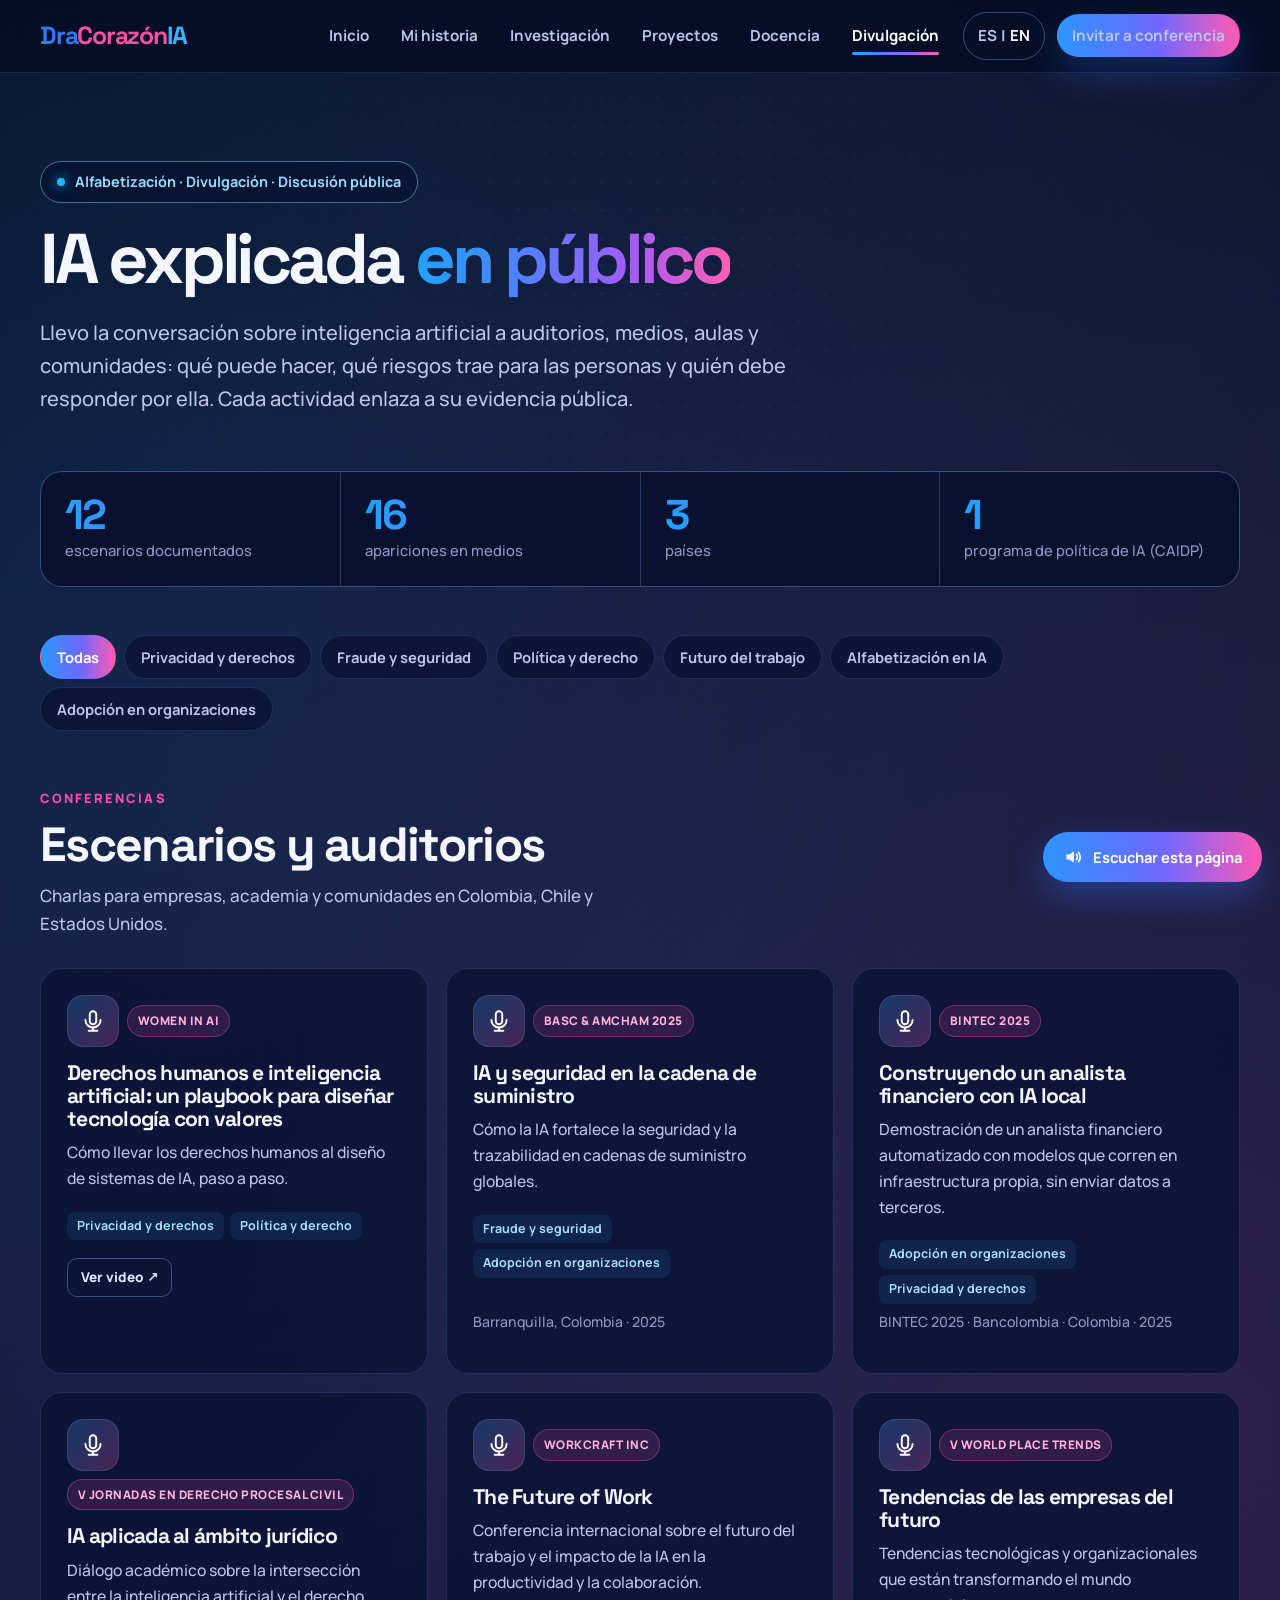
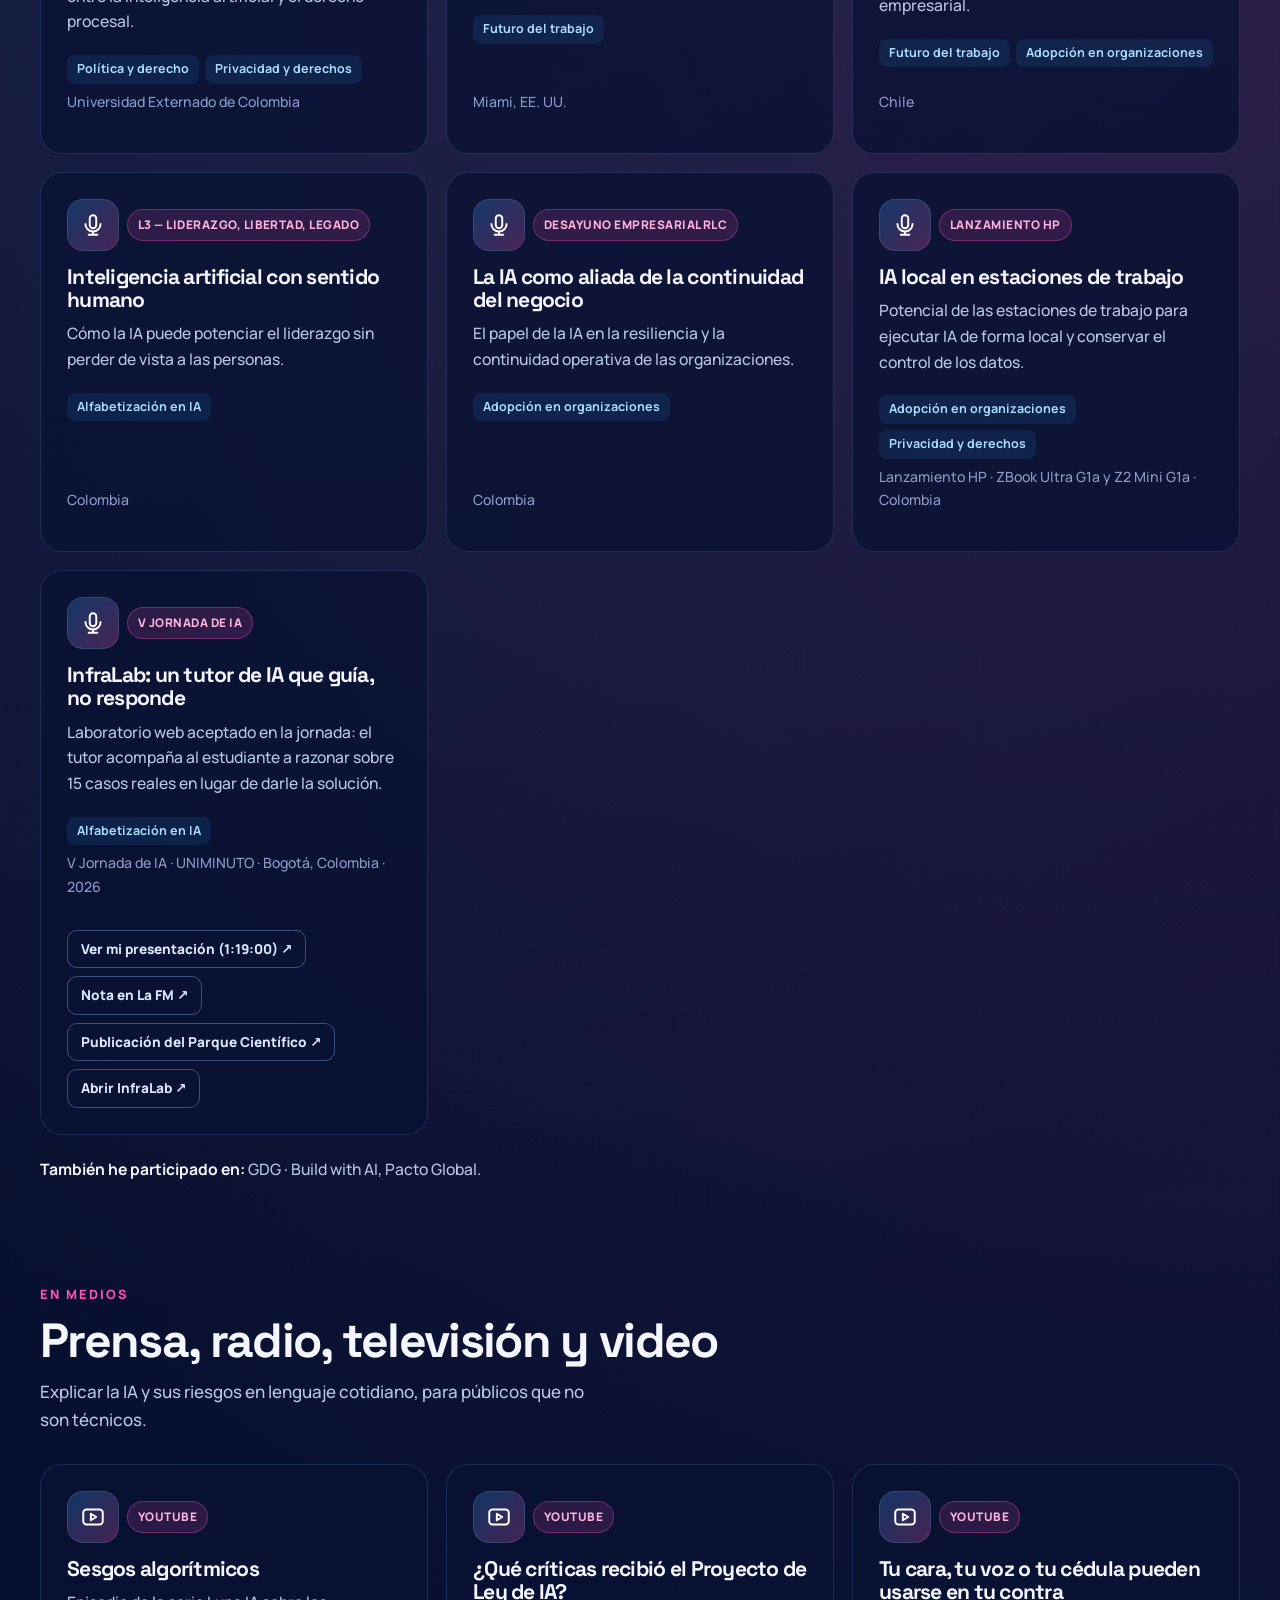
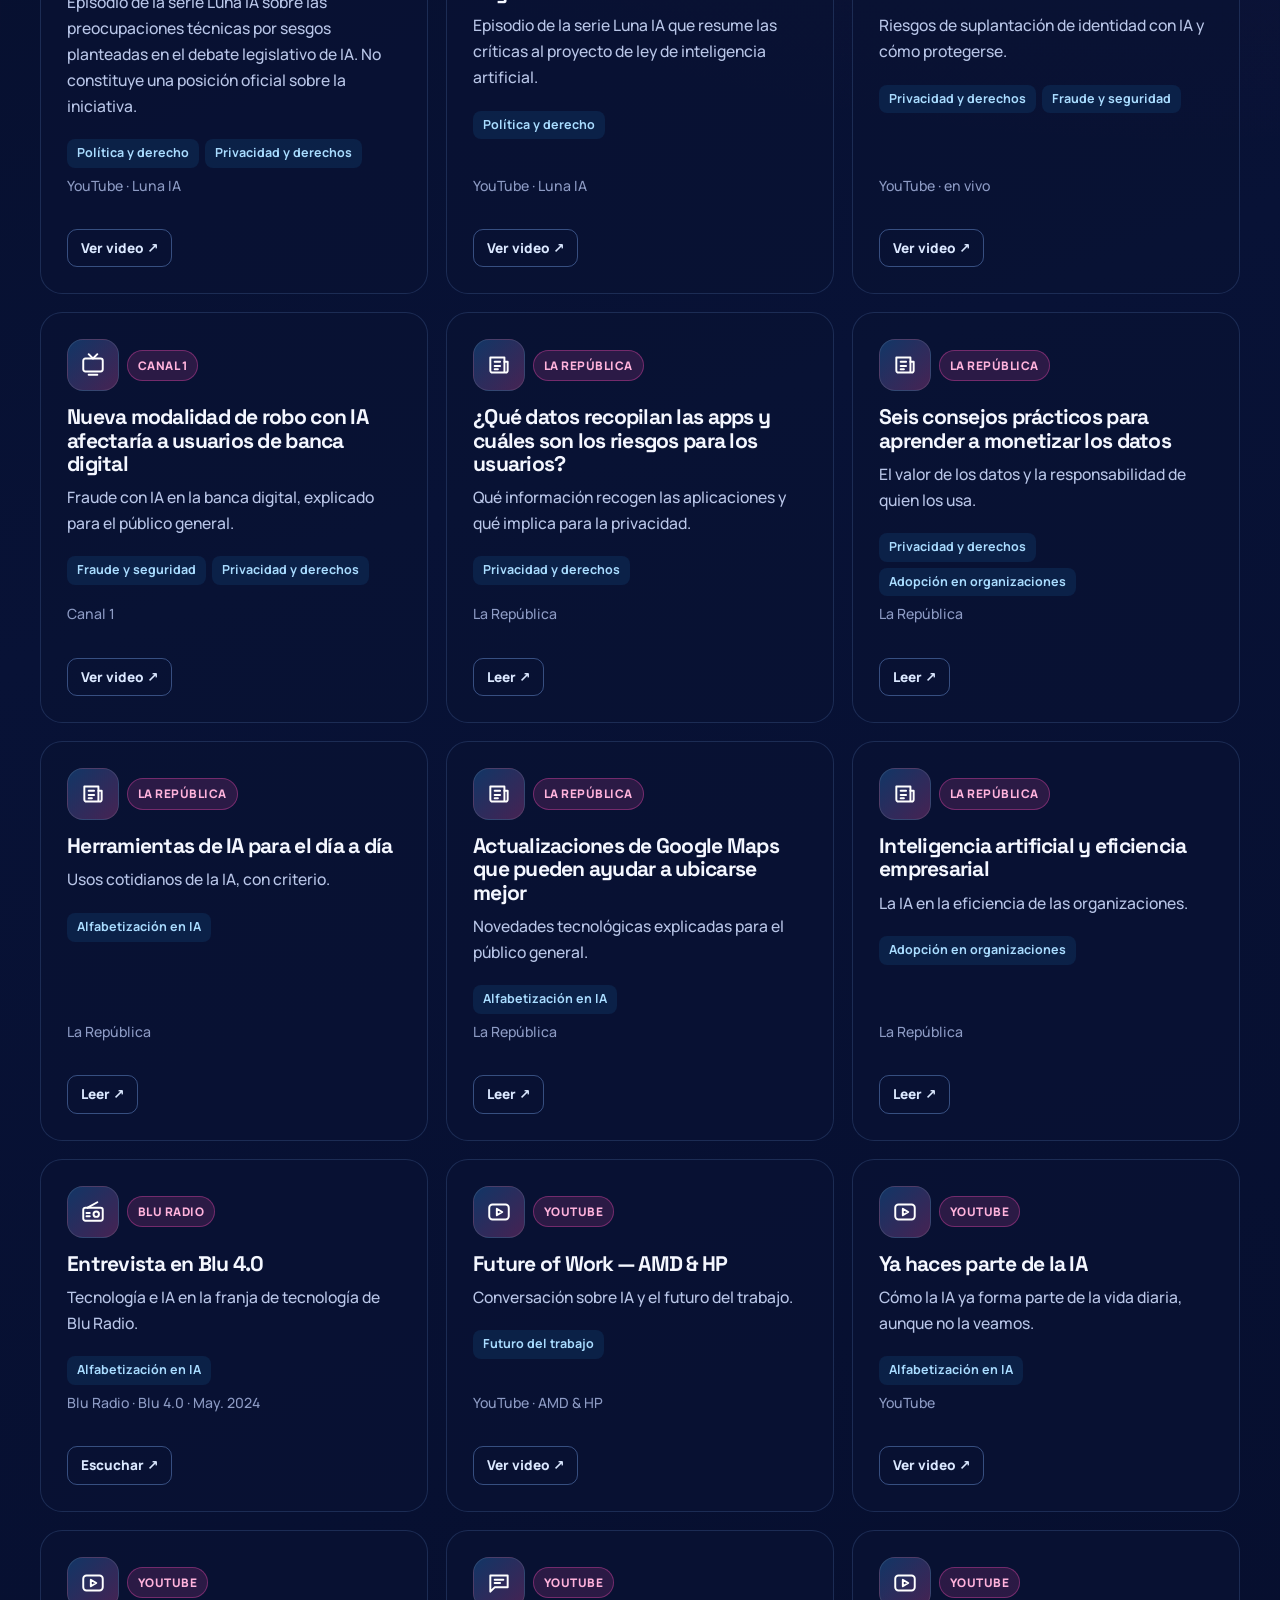
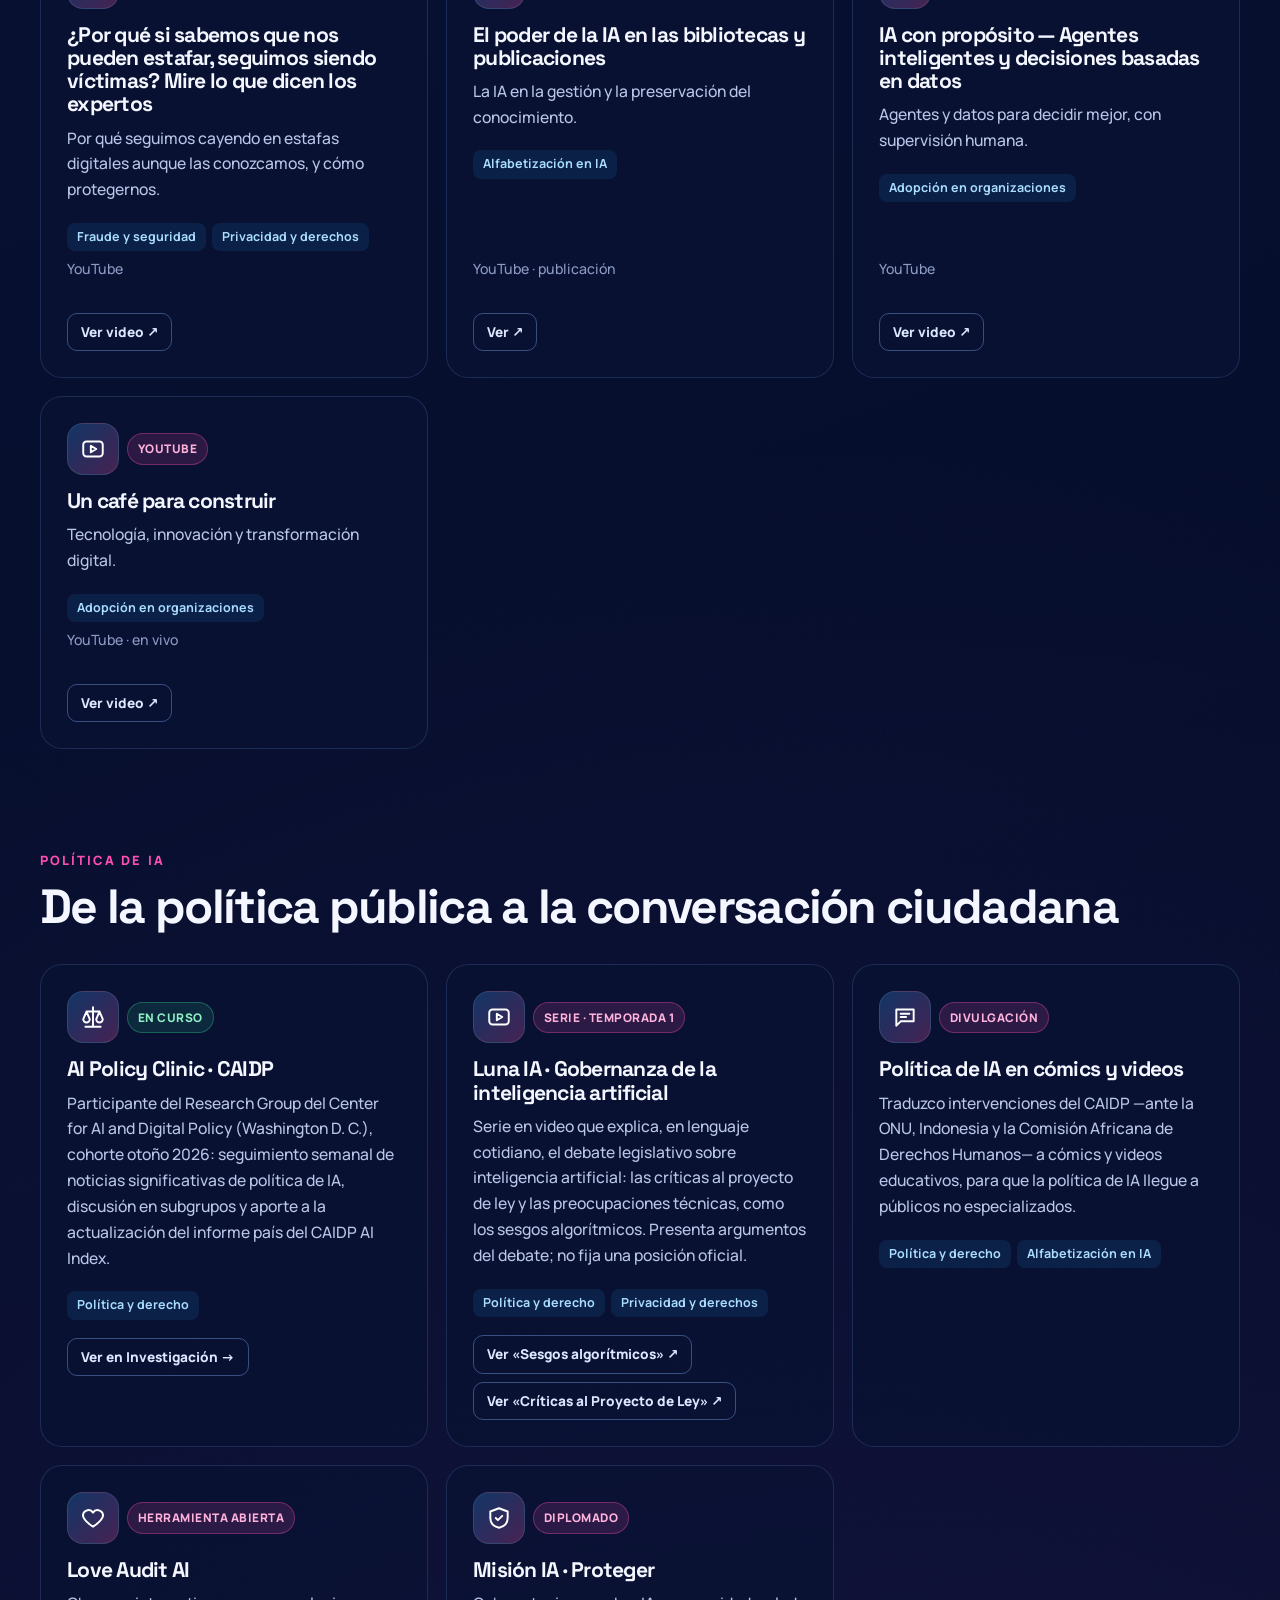
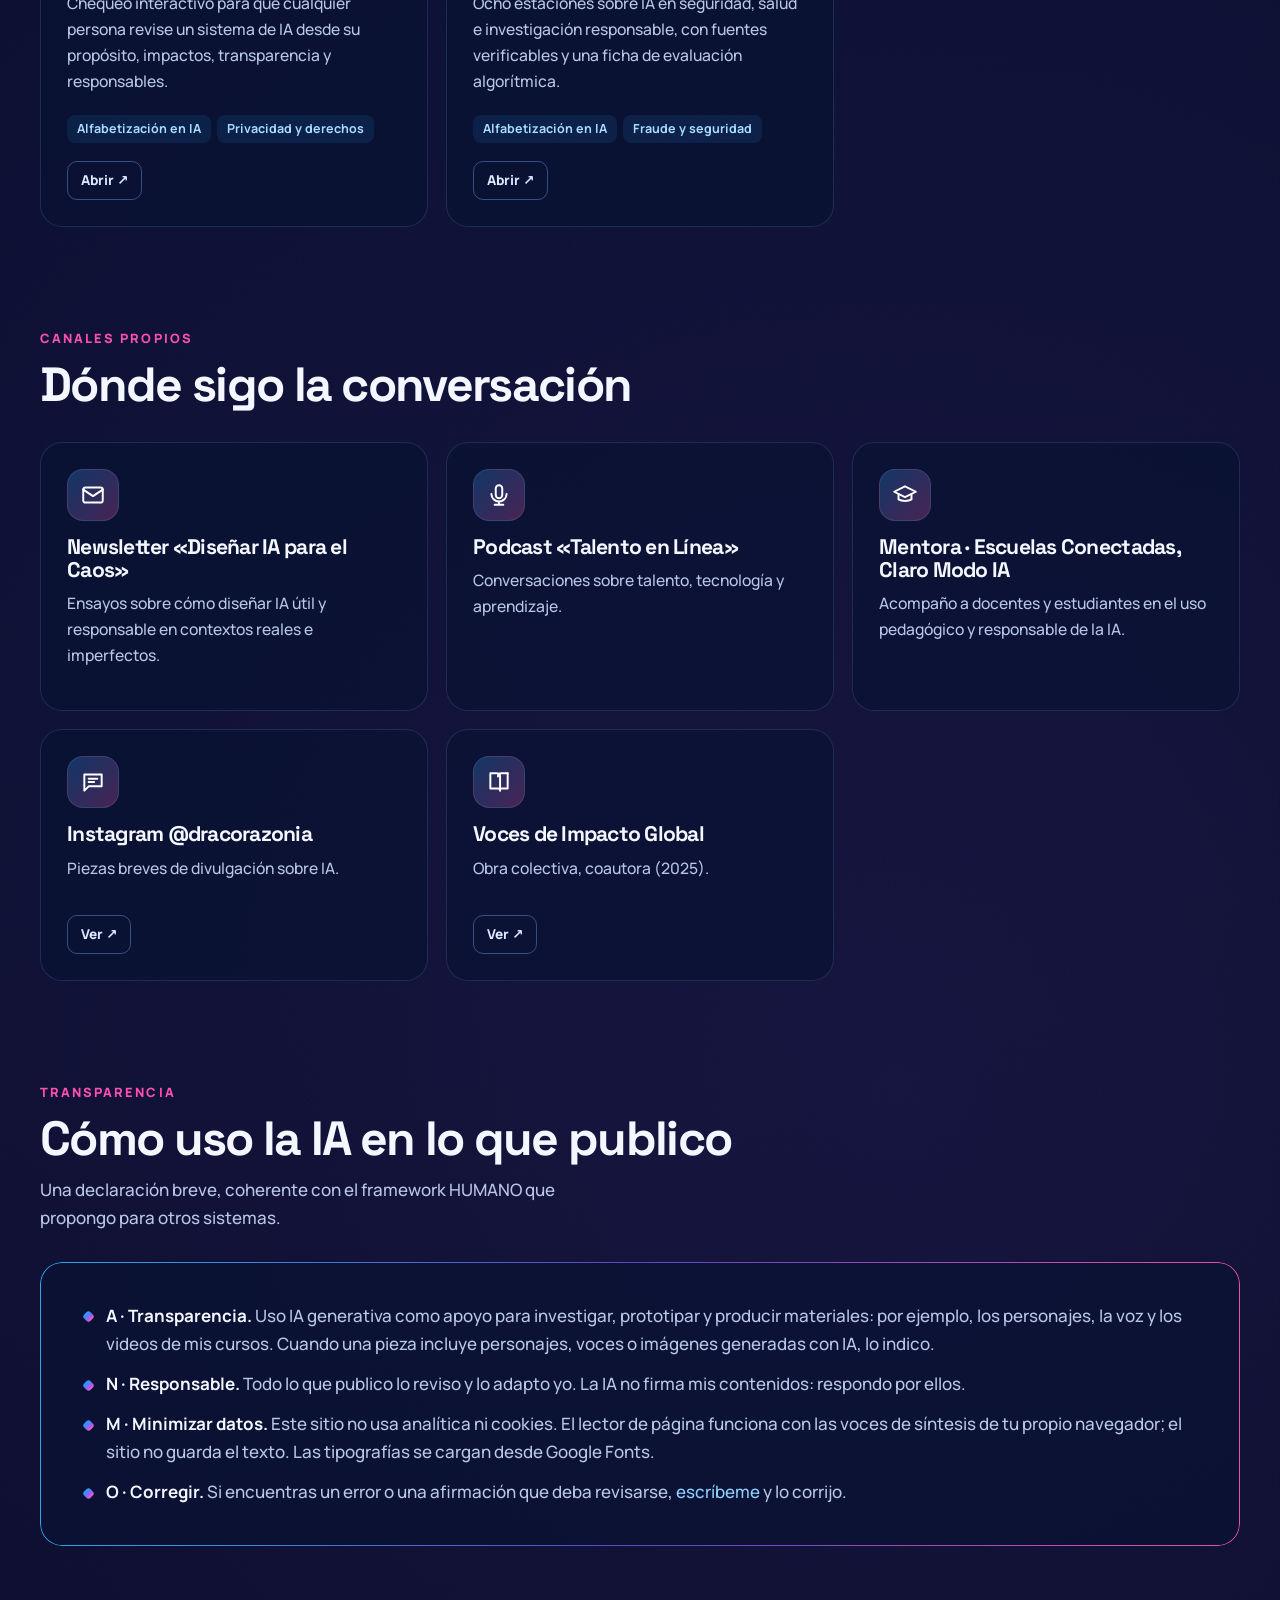
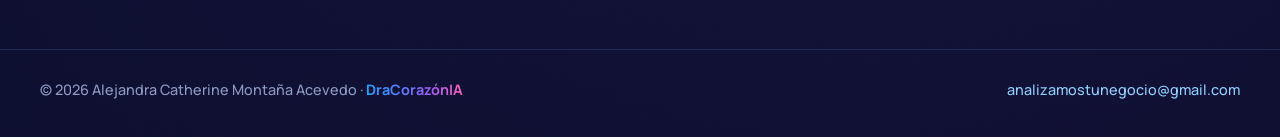
<file: divulgacion.html>
<!doctype html>
<html lang="es">
<head>
  <meta charset="utf-8">
  <meta name="viewport" content="width=device-width, initial-scale=1.0, viewport-fit=cover">
  <title>Divulgación · Alejandra Montaña</title>
  <meta name="description" content="Conferencias, apariciones en medios, política de IA (CAIDP) y canales de divulgación de Alejandra Montaña · DraCorazónIA: alfabetización y discusión pública sobre inteligencia artificial.">
  <meta name="theme-color" content="#050b22">
  <meta property="og:title" content="Divulgación · Alejandra Montaña">
  <meta property="og:description" content="Conferencias, apariciones en medios, política de IA (CAIDP) y canales de divulgación de Alejandra Montaña · DraCorazónIA: alfabetización y discusión pública sobre inteligencia artificial.">
  <meta property="og:type" content="website">
  <meta property="og:image" content="https://acatherinebusinessintelligence.github.io/images/alejandra.jpg">
  <link rel="icon" href="data:image/svg+xml,%3Csvg xmlns='http://www.w3.org/2000/svg' viewBox='0 0 32 32'%3E%3Cdefs%3E%3ClinearGradient id='g' x1='0' x2='1'%3E%3Cstop offset='0' stop-color='%232d94ff'/%3E%3Cstop offset='1' stop-color='%23ff59b3'/%3E%3C/linearGradient%3E%3C/defs%3E%3Crect width='32' height='32' rx='9' fill='url(%23g)'/%3E%3Ctext x='16' y='22' font-family='Arial' font-weight='700' font-size='15' fill='white' text-anchor='middle'%3EAM%3C/text%3E%3C/svg%3E">
  <link rel="preconnect" href="https://fonts.googleapis.com">
  <link rel="preconnect" href="https://fonts.gstatic.com" crossorigin>
  <link href="https://fonts.googleapis.com/css2?family=Space+Grotesk:wght@500;700;800&family=Manrope:wght@500;600;700;800&display=swap" rel="stylesheet">
  <link rel="alternate" hreflang="es" href="https://acatherinebusinessintelligence.github.io/divulgacion.html">
  <link rel="alternate" hreflang="en" href="https://acatherinebusinessintelligence.github.io/en/divulgacion.html">
  <link rel="alternate" hreflang="x-default" href="https://acatherinebusinessintelligence.github.io/divulgacion.html">
  <link rel="stylesheet" href="style.css?v=17">
</head>
<body>
<a class="skip" href="#contenido">Saltar al contenido</a>
<header class="site-header">
  <div class="wrap nav">
    <a class="brand" href="index.html" aria-label="DraCorazónIA, inicio"><span class="dra">Dra</span><span class="corazon">Corazón</span><span class="ia">IA</span></a>
    <button class="menu-btn" aria-expanded="false" aria-controls="nav-links" aria-label="Abrir menú">
      <svg viewBox="0 0 24 24" fill="none" stroke="currentColor" stroke-width="2" stroke-linecap="round"><path d="M4 7h16M4 12h16M4 17h16"/></svg>
    </button>
    <nav id="nav-links" class="nav-links" aria-label="Principal">
        <a href="index.html">Inicio</a>
        <a href="historia.html">Mi historia</a>
        <a href="investigacion.html">Investigación</a>
        <a href="proyectos.html">Proyectos</a>
        <a href="docencia.html">Docencia</a>
        <a href="divulgacion.html" aria-current="page">Divulgación</a>
      <a class="lang-switch" href="en/divulgacion.html" hreflang="en" lang="en" aria-label="Read in English"><span aria-hidden="true">ES</span> | <b>EN</b></a>
      <a class="btn btn-primary btn-sm nav-cta" href="mailto:analizamostunegocio@gmail.com?subject=Invitaci%C3%B3n%20a%20conferencia">Invitar a conferencia</a>
    </nav>
  </div>
</header>

<main id="contenido">
  <div class="wrap">
    <section class="page-hero">
      <span class="eyebrow">Alfabetización · Divulgación · Discusión pública</span>
      <h1>IA explicada <span class="grad-text">en público</span></h1>
      <p class="lead">Llevo la conversación sobre inteligencia artificial a auditorios, medios, aulas y comunidades: qué puede hacer, qué riesgos trae para las personas y quién debe responder por ella. Cada actividad enlaza a su evidencia pública.</p>
    </section>

    <div class="stats reveal" role="list" style="margin-top:28px">
      <div class="stat" role="listitem"><b class="grad-text" data-count="12">12</b><span>escenarios documentados</span></div>
      <div class="stat" role="listitem"><b class="grad-text" data-count="16">16</b><span>apariciones en medios</span></div>
      <div class="stat" role="listitem"><b class="grad-text" data-count="3">3</b><span>países</span></div>
      <div class="stat" role="listitem"><b class="grad-text" data-count="1">1</b><span>programa de política de IA (CAIDP)</span></div>
    </div>

    <section class="section" style="padding-top:48px">
      <div class="filters" role="group" aria-label="Filtrar por eje temático"><button class="filter" data-filter="all" aria-pressed="true">Todas</button><button class="filter" data-filter="derechos" aria-pressed="false">Privacidad y derechos</button><button class="filter" data-filter="seguridad" aria-pressed="false">Fraude y seguridad</button><button class="filter" data-filter="politica" aria-pressed="false">Política y derecho</button><button class="filter" data-filter="trabajo" aria-pressed="false">Futuro del trabajo</button><button class="filter" data-filter="educacion" aria-pressed="false">Alfabetización en IA</button><button class="filter" data-filter="empresa" aria-pressed="false">Adopción en organizaciones</button></div>
    </section>

    <section class="section" style="padding-top:32px">
      <div class="section-head"><div><span class="kicker">Conferencias</span><h2>Escenarios y auditorios</h2><p>Charlas para empresas, academia y comunidades en Colombia, Chile y Estados Unidos.</p></div></div>
      <div class="grid">
      <article class="card reveal" data-topics="derechos politica"><!-- PENDIENTE: fecha -->
        <div class="badges"><div class="icon"><svg viewBox="0 0 24 24" aria-hidden="true"><path d="M12 3a3 3 0 0 0-3 3v6a3 3 0 0 0 6 0V6a3 3 0 0 0-3-3z"/><path d="M5 11a7 7 0 0 0 14 0M12 18v3M8 21h8"/></svg></div><span class="badge type">Women in AI</span></div>
        <h3>Derechos humanos e inteligencia artificial: un playbook para diseñar tecnología con valores</h3><p>Cómo llevar los derechos humanos al diseño de sistemas de IA, paso a paso.</p>
        <div class="tags"><span class="tag">Privacidad y derechos</span><span class="tag">Política y derecho</span></div>
        <div class="card-links"><a href="https://www.youtube.com/live/u6STWG8nZHU" target="_blank" rel="noopener">Ver video ↗</a></div>
      </article>
      <article class="card reveal" data-topics="seguridad empresa"><!-- PENDIENTE: enlace de evidencia (video, foto, programa o nota) -->
        <div class="badges"><div class="icon"><svg viewBox="0 0 24 24" aria-hidden="true"><path d="M12 3a3 3 0 0 0-3 3v6a3 3 0 0 0 6 0V6a3 3 0 0 0-3-3z"/><path d="M5 11a7 7 0 0 0 14 0M12 18v3M8 21h8"/></svg></div><span class="badge type">BASC &amp; AMCHAM 2025</span></div>
        <h3>IA y seguridad en la cadena de suministro</h3><p>Cómo la IA fortalece la seguridad y la trazabilidad en cadenas de suministro globales.</p>
        <div class="tags"><span class="tag">Fraude y seguridad</span><span class="tag">Adopción en organizaciones</span></div>
        <p class="meta">Barranquilla, Colombia · 2025</p>
      </article>
      <article class="card reveal" data-topics="empresa derechos"><!-- PENDIENTE: enlace de evidencia (video, foto, programa o nota) -->
        <div class="badges"><div class="icon"><svg viewBox="0 0 24 24" aria-hidden="true"><path d="M12 3a3 3 0 0 0-3 3v6a3 3 0 0 0 6 0V6a3 3 0 0 0-3-3z"/><path d="M5 11a7 7 0 0 0 14 0M12 18v3M8 21h8"/></svg></div><span class="badge type">BINTEC 2025</span></div>
        <h3>Construyendo un analista financiero con IA local</h3><p>Demostración de un analista financiero automatizado con modelos que corren en infraestructura propia, sin enviar datos a terceros.</p>
        <div class="tags"><span class="tag">Adopción en organizaciones</span><span class="tag">Privacidad y derechos</span></div>
        <p class="meta">BINTEC 2025 · Bancolombia · Colombia · 2025</p>
      </article>
      <article class="card reveal" data-topics="politica derechos"><!-- PENDIENTE: fecha --><!-- PENDIENTE: enlace de evidencia (video, foto, programa o nota) -->
        <div class="badges"><div class="icon"><svg viewBox="0 0 24 24" aria-hidden="true"><path d="M12 3a3 3 0 0 0-3 3v6a3 3 0 0 0 6 0V6a3 3 0 0 0-3-3z"/><path d="M5 11a7 7 0 0 0 14 0M12 18v3M8 21h8"/></svg></div><span class="badge type">V Jornadas en Derecho Procesal Civil</span></div>
        <h3>IA aplicada al ámbito jurídico</h3><p>Diálogo académico sobre la intersección entre la inteligencia artificial y el derecho procesal.</p>
        <div class="tags"><span class="tag">Política y derecho</span><span class="tag">Privacidad y derechos</span></div>
        <p class="meta">Universidad Externado de Colombia</p>
      </article>
      <article class="card reveal" data-topics="trabajo"><!-- PENDIENTE: fecha --><!-- PENDIENTE: enlace de evidencia (video, foto, programa o nota) -->
        <div class="badges"><div class="icon"><svg viewBox="0 0 24 24" aria-hidden="true"><path d="M12 3a3 3 0 0 0-3 3v6a3 3 0 0 0 6 0V6a3 3 0 0 0-3-3z"/><path d="M5 11a7 7 0 0 0 14 0M12 18v3M8 21h8"/></svg></div><span class="badge type">Workcraft Inc</span></div>
        <h3>The Future of Work</h3><p>Conferencia internacional sobre el futuro del trabajo y el impacto de la IA en la productividad y la colaboración.</p>
        <div class="tags"><span class="tag">Futuro del trabajo</span></div>
        <p class="meta">Miami, EE. UU.</p>
      </article>
      <article class="card reveal" data-topics="trabajo empresa"><!-- PENDIENTE: fecha --><!-- PENDIENTE: enlace de evidencia (video, foto, programa o nota) -->
        <div class="badges"><div class="icon"><svg viewBox="0 0 24 24" aria-hidden="true"><path d="M12 3a3 3 0 0 0-3 3v6a3 3 0 0 0 6 0V6a3 3 0 0 0-3-3z"/><path d="M5 11a7 7 0 0 0 14 0M12 18v3M8 21h8"/></svg></div><span class="badge type">V World Place Trends</span></div>
        <h3>Tendencias de las empresas del futuro</h3><p>Tendencias tecnológicas y organizacionales que están transformando el mundo empresarial.</p>
        <div class="tags"><span class="tag">Futuro del trabajo</span><span class="tag">Adopción en organizaciones</span></div>
        <p class="meta">Chile</p>
      </article>
      <article class="card reveal" data-topics="educacion"><!-- PENDIENTE: fecha --><!-- PENDIENTE: enlace de evidencia (video, foto, programa o nota) -->
        <div class="badges"><div class="icon"><svg viewBox="0 0 24 24" aria-hidden="true"><path d="M12 3a3 3 0 0 0-3 3v6a3 3 0 0 0 6 0V6a3 3 0 0 0-3-3z"/><path d="M5 11a7 7 0 0 0 14 0M12 18v3M8 21h8"/></svg></div><span class="badge type">L3 — Liderazgo, Libertad, Legado</span></div>
        <h3>Inteligencia artificial con sentido humano</h3><p>Cómo la IA puede potenciar el liderazgo sin perder de vista a las personas.</p>
        <div class="tags"><span class="tag">Alfabetización en IA</span></div>
        <p class="meta">Colombia</p>
      </article>
      <article class="card reveal" data-topics="empresa"><!-- PENDIENTE: fecha --><!-- PENDIENTE: enlace de evidencia (video, foto, programa o nota) -->
        <div class="badges"><div class="icon"><svg viewBox="0 0 24 24" aria-hidden="true"><path d="M12 3a3 3 0 0 0-3 3v6a3 3 0 0 0 6 0V6a3 3 0 0 0-3-3z"/><path d="M5 11a7 7 0 0 0 14 0M12 18v3M8 21h8"/></svg></div><span class="badge type">Desayuno Empresarial RLC</span></div>
        <h3>La IA como aliada de la continuidad del negocio</h3><p>El papel de la IA en la resiliencia y la continuidad operativa de las organizaciones.</p>
        <div class="tags"><span class="tag">Adopción en organizaciones</span></div>
        <p class="meta">Colombia</p>
      </article>
      <article class="card reveal" data-topics="empresa derechos"><!-- PENDIENTE: fecha --><!-- PENDIENTE: enlace de evidencia (video, foto, programa o nota) -->
        <div class="badges"><div class="icon"><svg viewBox="0 0 24 24" aria-hidden="true"><path d="M12 3a3 3 0 0 0-3 3v6a3 3 0 0 0 6 0V6a3 3 0 0 0-3-3z"/><path d="M5 11a7 7 0 0 0 14 0M12 18v3M8 21h8"/></svg></div><span class="badge type">Lanzamiento HP</span></div>
        <h3>IA local en estaciones de trabajo</h3><p>Potencial de las estaciones de trabajo para ejecutar IA de forma local y conservar el control de los datos.</p>
        <div class="tags"><span class="tag">Adopción en organizaciones</span><span class="tag">Privacidad y derechos</span></div>
        <p class="meta">Lanzamiento HP · ZBook Ultra G1a y Z2 Mini G1a · Colombia</p>
      </article>
      <article class="card reveal" data-topics="educacion">
        <div class="badges"><div class="icon"><svg viewBox="0 0 24 24" aria-hidden="true"><path d="M12 3a3 3 0 0 0-3 3v6a3 3 0 0 0 6 0V6a3 3 0 0 0-3-3z"/><path d="M5 11a7 7 0 0 0 14 0M12 18v3M8 21h8"/></svg></div><span class="badge type">V Jornada de IA</span></div>
        <h3>InfraLab: un tutor de IA que guía, no responde</h3><p>Laboratorio web aceptado en la jornada: el tutor acompaña al estudiante a razonar sobre 15 casos reales en lugar de darle la solución.</p>
        <div class="tags"><span class="tag">Alfabetización en IA</span></div>
        <p class="meta">V Jornada de IA · UNIMINUTO · Bogotá, Colombia · 2026</p><div class="card-links"><a href="https://www.youtube.com/watch?v=W_pOiD9spRs&amp;t=4740s" target="_blank" rel="noopener">Ver mi presentación (1:19:00) ↗</a><a href="https://www.lafm.com.co/sociedad/agro-educacion-y-emprendimiento-asi-avanza-la-apuesta-de-minuto-de-dios-en-su-v-jornada-de-inteligencia-artificial-415995" target="_blank" rel="noopener">Nota en La FM ↗</a><a href="https://www.facebook.com/parquecientificodeinnovacionsocial/posts/pfbid05wZRNZeggFr9JtYbx3eNkLrVH49z5krm1z8KPxJKswjyHyW9yH9S5GhhZ9YzkBuFl" target="_blank" rel="noopener">Publicación del Parque Científico ↗</a><a href="https://acatherinebusinessintelligence.github.io/infralab/" target="_blank" rel="noopener">Abrir InfraLab ↗</a></div>
      </article>
      </div>
      <!-- PENDIENTE: tema, fecha y enlace de cada uno -->
      <p class="others reveal"><strong>También he participado en:</strong> GDG · Build with AI, Pacto Global.</p>
    </section>

    <section class="section">
      <div class="section-head"><div><span class="kicker">En medios</span><h2>Prensa, radio, televisión y video</h2><p>Explicar la IA y sus riesgos en lenguaje cotidiano, para públicos que no son técnicos.</p></div></div>
      <div class="grid">
      <article class="card reveal" data-topics="politica derechos"><!-- PENDIENTE: fecha de publicación -->
        <div class="badges"><div class="icon"><svg viewBox="0 0 24 24" aria-hidden="true"><rect x="3" y="5" width="18" height="14" rx="3"/><path d="m10 9 5 3-5 3z"/></svg></div><span class="badge type">YouTube</span></div>
        <h3>Sesgos algorítmicos</h3><p>Episodio de la serie Luna IA sobre las preocupaciones técnicas por sesgos planteadas en el debate legislativo de IA. No constituye una posición oficial sobre la iniciativa.</p>
        <div class="tags"><span class="tag">Política y derecho</span><span class="tag">Privacidad y derechos</span></div>
        <p class="meta">YouTube · Luna IA</p>
        <div class="card-links"><a href="https://youtu.be/tFrtgk7HqvY" target="_blank" rel="noopener">Ver video ↗</a></div>
      </article>
      <article class="card reveal" data-topics="politica"><!-- PENDIENTE: fecha de publicación -->
        <div class="badges"><div class="icon"><svg viewBox="0 0 24 24" aria-hidden="true"><rect x="3" y="5" width="18" height="14" rx="3"/><path d="m10 9 5 3-5 3z"/></svg></div><span class="badge type">YouTube</span></div>
        <h3>¿Qué críticas recibió el Proyecto de Ley de IA?</h3><p>Episodio de la serie Luna IA que resume las críticas al proyecto de ley de inteligencia artificial.</p>
        <div class="tags"><span class="tag">Política y derecho</span></div>
        <p class="meta">YouTube · Luna IA</p>
        <div class="card-links"><a href="https://www.youtube.com/watch?v=ScsZRivuakE" target="_blank" rel="noopener">Ver video ↗</a></div>
      </article>
      <article class="card reveal" data-topics="derechos seguridad"><!-- PENDIENTE: fecha de publicación -->
        <div class="badges"><div class="icon"><svg viewBox="0 0 24 24" aria-hidden="true"><rect x="3" y="5" width="18" height="14" rx="3"/><path d="m10 9 5 3-5 3z"/></svg></div><span class="badge type">YouTube</span></div>
        <h3>Tu cara, tu voz o tu cédula pueden usarse en tu contra</h3><p>Riesgos de suplantación de identidad con IA y cómo protegerse.</p>
        <div class="tags"><span class="tag">Privacidad y derechos</span><span class="tag">Fraude y seguridad</span></div>
        <p class="meta">YouTube · en vivo</p>
        <div class="card-links"><a href="https://www.youtube.com/live/LcxlaN0qnLo" target="_blank" rel="noopener">Ver video ↗</a></div>
      </article>
      <article class="card reveal" data-topics="seguridad derechos"><!-- PENDIENTE: fecha de publicación -->
        <div class="badges"><div class="icon"><svg viewBox="0 0 24 24" aria-hidden="true"><rect x="3" y="6" width="18" height="12" rx="2"/><path d="m8 2 4 4 4-4M8 21h8"/></svg></div><span class="badge type">Canal 1</span></div>
        <h3>Nueva modalidad de robo con IA afectaría a usuarios de banca digital</h3><p>Fraude con IA en la banca digital, explicado para el público general.</p>
        <div class="tags"><span class="tag">Fraude y seguridad</span><span class="tag">Privacidad y derechos</span></div>
        <p class="meta">Canal 1</p>
        <div class="card-links"><a href="https://www.youtube.com/watch?v=8QkizXtNmZc" target="_blank" rel="noopener">Ver video ↗</a></div>
      </article>
      <article class="card reveal" data-topics="derechos"><!-- PENDIENTE: fecha de publicación -->
        <div class="badges"><div class="icon"><svg viewBox="0 0 24 24" aria-hidden="true"><path d="M4 5h13v14H6a2 2 0 0 1-2-2z"/><path d="M17 9h3v8a2 2 0 0 1-2 2M8 9h5M8 13h5M8 16h3"/></svg></div><span class="badge type">La República</span></div>
        <h3>¿Qué datos recopilan las apps y cuáles son los riesgos para los usuarios?</h3><p>Qué información recogen las aplicaciones y qué implica para la privacidad.</p>
        <div class="tags"><span class="tag">Privacidad y derechos</span></div>
        <p class="meta">La República</p>
        <div class="card-links"><a href="https://amp.larepublica.co/internet-economy/que-datos-recopilan-las-apps-y-que-riesgos-tiene-3817499" target="_blank" rel="noopener">Leer ↗</a></div>
      </article>
      <article class="card reveal" data-topics="derechos empresa"><!-- PENDIENTE: fecha de publicación -->
        <div class="badges"><div class="icon"><svg viewBox="0 0 24 24" aria-hidden="true"><path d="M4 5h13v14H6a2 2 0 0 1-2-2z"/><path d="M17 9h3v8a2 2 0 0 1-2 2M8 9h5M8 13h5M8 16h3"/></svg></div><span class="badge type">La República</span></div>
        <h3>Seis consejos prácticos para aprender a monetizar los datos</h3><p>El valor de los datos y la responsabilidad de quien los usa.</p>
        <div class="tags"><span class="tag">Privacidad y derechos</span><span class="tag">Adopción en organizaciones</span></div>
        <p class="meta">La República</p>
        <div class="card-links"><a href="https://amp.larepublica.co/internet-economy/seis-consejos-practicos-para-aprender-a-monetizar-los-datos-3812955" target="_blank" rel="noopener">Leer ↗</a></div>
      </article>
      <article class="card reveal" data-topics="educacion"><!-- PENDIENTE: fecha de publicación -->
        <div class="badges"><div class="icon"><svg viewBox="0 0 24 24" aria-hidden="true"><path d="M4 5h13v14H6a2 2 0 0 1-2-2z"/><path d="M17 9h3v8a2 2 0 0 1-2 2M8 9h5M8 13h5M8 16h3"/></svg></div><span class="badge type">La República</span></div>
        <h3>Herramientas de IA para el día a día</h3><p>Usos cotidianos de la IA, con criterio.</p>
        <div class="tags"><span class="tag">Alfabetización en IA</span></div>
        <p class="meta">La República</p>
        <div class="card-links"><a href="https://amp.larepublica.co/internet-economy/herramientas-de-ia-para-el-dia-a-dia-3751144" target="_blank" rel="noopener">Leer ↗</a></div>
      </article>
      <article class="card reveal" data-topics="educacion"><!-- PENDIENTE: fecha de publicación -->
        <div class="badges"><div class="icon"><svg viewBox="0 0 24 24" aria-hidden="true"><path d="M4 5h13v14H6a2 2 0 0 1-2-2z"/><path d="M17 9h3v8a2 2 0 0 1-2 2M8 9h5M8 13h5M8 16h3"/></svg></div><span class="badge type">La República</span></div>
        <h3>Actualizaciones de Google Maps que pueden ayudar a ubicarse mejor</h3><p>Novedades tecnológicas explicadas para el público general.</p>
        <div class="tags"><span class="tag">Alfabetización en IA</span></div>
        <p class="meta">La República</p>
        <div class="card-links"><a href="https://www.larepublica.co/internet-economy/estas-son-las-nuevas-actualizaciones-en-google-maps-que-pueden-ayudarlo-a-ubicarse-3827625" target="_blank" rel="noopener">Leer ↗</a></div>
      </article>
      <article class="card reveal" data-topics="empresa"><!-- PENDIENTE: fecha de publicación -->
        <div class="badges"><div class="icon"><svg viewBox="0 0 24 24" aria-hidden="true"><path d="M4 5h13v14H6a2 2 0 0 1-2-2z"/><path d="M17 9h3v8a2 2 0 0 1-2 2M8 9h5M8 13h5M8 16h3"/></svg></div><span class="badge type">La República</span></div>
        <h3>Inteligencia artificial y eficiencia empresarial</h3><p>La IA en la eficiencia de las organizaciones.</p>
        <div class="tags"><span class="tag">Adopción en organizaciones</span></div>
        <p class="meta">La República</p>
        <div class="card-links"><a href="https://www.larepublica.co/internet-economy/entrevista-con-german-borromei-presidente-de-oracle-para-colombia-y-ecuador-3849409" target="_blank" rel="noopener">Leer ↗</a></div>
      </article>
      <article class="card reveal" data-topics="educacion">
        <div class="badges"><div class="icon"><svg viewBox="0 0 24 24" aria-hidden="true"><rect x="3" y="8" width="18" height="12" rx="2"/><path d="m7 8 9-5"/><circle cx="15" cy="14" r="2.5"/><path d="M6 13h3M6 16h3"/></svg></div><span class="badge type">Blu Radio</span></div>
        <h3>Entrevista en Blu 4.0</h3><p>Tecnología e IA en la franja de tecnología de Blu Radio.</p>
        <div class="tags"><span class="tag">Alfabetización en IA</span></div>
        <p class="meta">Blu Radio · Blu 4.0 · May. 2024</p>
        <div class="card-links"><a href="https://omny.fm/shows/blu-4-0/se-acerca-el-d-a-de-la-madre-2-de-mayo-de-2024-blu" target="_blank" rel="noopener">Escuchar ↗</a></div>
      </article>
      <article class="card reveal" data-topics="trabajo"><!-- PENDIENTE: fecha de publicación -->
        <div class="badges"><div class="icon"><svg viewBox="0 0 24 24" aria-hidden="true"><rect x="3" y="5" width="18" height="14" rx="3"/><path d="m10 9 5 3-5 3z"/></svg></div><span class="badge type">YouTube</span></div>
        <h3>Future of Work — AMD &amp; HP</h3><p>Conversación sobre IA y el futuro del trabajo.</p>
        <div class="tags"><span class="tag">Futuro del trabajo</span></div>
        <p class="meta">YouTube · AMD &amp; HP</p>
        <div class="card-links"><a href="https://youtu.be/-on1c8Sm59U" target="_blank" rel="noopener">Ver video ↗</a></div>
      </article>
      <article class="card reveal" data-topics="educacion"><!-- PENDIENTE: fecha de publicación -->
        <div class="badges"><div class="icon"><svg viewBox="0 0 24 24" aria-hidden="true"><rect x="3" y="5" width="18" height="14" rx="3"/><path d="m10 9 5 3-5 3z"/></svg></div><span class="badge type">YouTube</span></div>
        <h3>Ya haces parte de la IA</h3><p>Cómo la IA ya forma parte de la vida diaria, aunque no la veamos.</p>
        <div class="tags"><span class="tag">Alfabetización en IA</span></div>
        <p class="meta">YouTube</p>
        <div class="card-links"><a href="https://www.youtube.com/watch?v=IlJxYcL3nAQ" target="_blank" rel="noopener">Ver video ↗</a></div>
      </article>
      <article class="card reveal" data-topics="seguridad derechos"><!-- PENDIENTE: fecha de publicación -->
        <div class="badges"><div class="icon"><svg viewBox="0 0 24 24" aria-hidden="true"><rect x="3" y="5" width="18" height="14" rx="3"/><path d="m10 9 5 3-5 3z"/></svg></div><span class="badge type">YouTube</span></div>
        <h3>¿Por qué si sabemos que nos pueden estafar, seguimos siendo víctimas? Mire lo que dicen los expertos</h3><p>Por qué seguimos cayendo en estafas digitales aunque las conozcamos, y cómo protegernos.</p>
        <div class="tags"><span class="tag">Fraude y seguridad</span><span class="tag">Privacidad y derechos</span></div>
        <p class="meta">YouTube</p>
        <div class="card-links"><a href="https://www.youtube.com/watch?v=GVb4wETcAsQ" target="_blank" rel="noopener">Ver video ↗</a></div>
      </article>
      <article class="card reveal" data-topics="educacion"><!-- PENDIENTE: fecha de publicación -->
        <div class="badges"><div class="icon"><svg viewBox="0 0 24 24" aria-hidden="true"><path d="M4 5h16v11H8l-4 4z"/><path d="M8 9h8M8 12h5"/></svg></div><span class="badge type">YouTube</span></div>
        <h3>El poder de la IA en las bibliotecas y publicaciones</h3><p>La IA en la gestión y la preservación del conocimiento.</p>
        <div class="tags"><span class="tag">Alfabetización en IA</span></div>
        <p class="meta">YouTube · publicación</p>
        <div class="card-links"><a href="https://www.youtube.com/post/UgkxZZaaBc7wLn-avbu5TIuk0TQTtSJDTJmL" target="_blank" rel="noopener">Ver ↗</a></div>
      </article>
      <article class="card reveal" data-topics="empresa"><!-- PENDIENTE: fecha de publicación -->
        <div class="badges"><div class="icon"><svg viewBox="0 0 24 24" aria-hidden="true"><rect x="3" y="5" width="18" height="14" rx="3"/><path d="m10 9 5 3-5 3z"/></svg></div><span class="badge type">YouTube</span></div>
        <h3>IA con propósito — Agentes inteligentes y decisiones basadas en datos</h3><p>Agentes y datos para decidir mejor, con supervisión humana.</p>
        <div class="tags"><span class="tag">Adopción en organizaciones</span></div>
        <p class="meta">YouTube</p>
        <div class="card-links"><a href="https://www.youtube.com/watch?v=h65xKjDNbrA" target="_blank" rel="noopener">Ver video ↗</a></div>
      </article>
      <article class="card reveal" data-topics="empresa"><!-- PENDIENTE: fecha de publicación -->
        <div class="badges"><div class="icon"><svg viewBox="0 0 24 24" aria-hidden="true"><rect x="3" y="5" width="18" height="14" rx="3"/><path d="m10 9 5 3-5 3z"/></svg></div><span class="badge type">YouTube</span></div>
        <h3>Un café para construir</h3><p>Tecnología, innovación y transformación digital.</p>
        <div class="tags"><span class="tag">Adopción en organizaciones</span></div>
        <p class="meta">YouTube · en vivo</p>
        <div class="card-links"><a href="https://www.youtube.com/live/Vy8k3_z85ZA" target="_blank" rel="noopener">Ver video ↗</a></div>
      </article>
      </div>
    </section>

    <section class="section">
      <div class="section-head"><div><span class="kicker">Política de IA</span><h2>De la política pública a la conversación ciudadana</h2></div></div>
      <div class="grid">
      <article class="card reveal" data-topics="politica">
        <div class="badges"><div class="icon"><svg viewBox="0 0 24 24" aria-hidden="true"><path d="M12 3v18M5 21h14M6 7h12M6 7l-3 7a3 3 0 0 0 6 0zM18 7l-3 7a3 3 0 0 0 6 0z"/></svg></div> <span class="badge live">En curso</span></div>
        <h3>AI Policy Clinic · CAIDP</h3><p>Participante del Research Group del Center for AI and Digital Policy (Washington D. C.), cohorte otoño 2026: seguimiento semanal de noticias significativas de política de IA, discusión en subgrupos y aporte a la actualización del informe país del CAIDP AI Index.</p>
        <div class="tags"><span class="tag">Política y derecho</span></div>
        <div class="card-links"><a href="investigacion.html">Ver en Investigación →</a></div>
      </article>
      <article class="card reveal" data-topics="politica derechos">
        <div class="badges"><div class="icon"><svg viewBox="0 0 24 24" aria-hidden="true"><rect x="3" y="5" width="18" height="14" rx="3"/><path d="m10 9 5 3-5 3z"/></svg></div><span class="badge type">Serie · Temporada 1</span></div>
        <h3>Luna IA · Gobernanza de la inteligencia artificial</h3><p>Serie en video que explica, en lenguaje cotidiano, el debate legislativo sobre inteligencia artificial: las críticas al proyecto de ley y las preocupaciones técnicas, como los sesgos algorítmicos. Presenta argumentos del debate; no fija una posición oficial.</p>
        <div class="tags"><span class="tag">Política y derecho</span><span class="tag">Privacidad y derechos</span></div>
        <div class="card-links"><a href="https://youtu.be/tFrtgk7HqvY" target="_blank" rel="noopener">Ver «Sesgos algorítmicos» ↗</a><a href="https://www.youtube.com/watch?v=ScsZRivuakE" target="_blank" rel="noopener">Ver «Críticas al Proyecto de Ley» ↗</a></div>
      </article>
      <article class="card reveal" data-topics="politica educacion">
        <div class="badges"><div class="icon"><svg viewBox="0 0 24 24" aria-hidden="true"><path d="M4 5h16v11H8l-4 4z"/><path d="M8 9h8M8 12h5"/></svg></div><span class="badge type">Divulgación</span></div>
        <h3>Política de IA en cómics y videos</h3><p>Traduzco intervenciones del CAIDP —ante la ONU, Indonesia y la Comisión Africana de Derechos Humanos— a cómics y videos educativos, para que la política de IA llegue a públicos no especializados.</p>
        <div class="tags"><span class="tag">Política y derecho</span><span class="tag">Alfabetización en IA</span></div>
        <!-- PENDIENTE: enlace a una o dos piezas publicadas -->
      </article>
      <article class="card reveal" data-topics="educacion derechos">
        <div class="badges"><div class="icon"><svg viewBox="0 0 24 24" aria-hidden="true"><path d="M12 20s-7-4.4-9-9a5 5 0 0 1 9-4 5 5 0 0 1 9 4c-2 4.6-9 9-9 9z"/></svg></div><span class="badge type">Herramienta abierta</span></div>
        <h3>Love Audit AI</h3><p>Chequeo interactivo para que cualquier persona revise un sistema de IA desde su propósito, impactos, transparencia y responsables.</p>
        <div class="tags"><span class="tag">Alfabetización en IA</span><span class="tag">Privacidad y derechos</span></div>
        <div class="card-links"><a href="https://acatherinebusinessintelligence.github.io/Love-Audit-AI/" target="_blank" rel="noopener">Abrir ↗</a></div>
      </article>
      <article class="card reveal" data-topics="educacion seguridad">
        <div class="badges"><div class="icon"><svg viewBox="0 0 24 24" aria-hidden="true"><path d="M12 3 4 6v6c0 5 3.5 8 8 9 4.5-1 8-4 8-9V6z"/><path d="m9 12 2 2 4-4"/></svg></div><span class="badge type">Diplomado</span></div>
        <h3>Misión IA · Proteger</h3><p>Ocho estaciones sobre IA en seguridad, salud e investigación responsable, con fuentes verificables y una ficha de evaluación algorítmica.</p>
        <div class="tags"><span class="tag">Alfabetización en IA</span><span class="tag">Fraude y seguridad</span></div>
        <div class="card-links"><a href="https://acatherinebusinessintelligence.github.io/mision-ia-seguridad-salud/" target="_blank" rel="noopener">Abrir ↗</a></div>
      </article>
      </div>
    </section>

    <section class="section">
      <div class="section-head"><div><span class="kicker">Canales propios</span><h2>Dónde sigo la conversación</h2></div></div>
      <div class="grid">
      <div class="card reveal"><div class="icon"><svg viewBox="0 0 24 24" aria-hidden="true"><rect x="3" y="5" width="18" height="14" rx="2"/><path d="m3 7 9 6 9-6"/></svg></div><h3>Newsletter «Diseñar IA para el Caos»</h3><p>Ensayos sobre cómo diseñar IA útil y responsable en contextos reales e imperfectos.</p><!-- PENDIENTE: enlace --></div>
      <div class="card reveal"><div class="icon"><svg viewBox="0 0 24 24" aria-hidden="true"><path d="M12 3a3 3 0 0 0-3 3v6a3 3 0 0 0 6 0V6a3 3 0 0 0-3-3z"/><path d="M5 11a7 7 0 0 0 14 0M12 18v3M8 21h8"/></svg></div><h3>Podcast «Talento en Línea»</h3><p>Conversaciones sobre talento, tecnología y aprendizaje.</p><!-- PENDIENTE: enlace --></div>
      <div class="card reveal"><div class="icon"><svg viewBox="0 0 24 24" aria-hidden="true"><path d="m2 9 10-5 10 5-10 5z"/><path d="M6 11v5c3 2 9 2 12 0v-5"/></svg></div><h3>Mentora · Escuelas Conectadas, Claro Modo IA</h3><p>Acompaño a docentes y estudiantes en el uso pedagógico y responsable de la IA.</p><!-- PENDIENTE: enlace --></div>
      <div class="card reveal"><div class="icon"><svg viewBox="0 0 24 24" aria-hidden="true"><path d="M4 5h16v11H8l-4 4z"/><path d="M8 9h8M8 12h5"/></svg></div><h3>Instagram @dracorazonia</h3><p>Piezas breves de divulgación sobre IA.</p><div class="card-links"><a href="https://www.instagram.com/dracorazonia/" target="_blank" rel="noopener">Ver ↗</a></div></div>
      <div class="card reveal"><div class="icon"><svg viewBox="0 0 24 24" aria-hidden="true"><path d="M4 4h6a3 3 0 0 1 3 3v13a2 2 0 0 0-2-2H4zM20 4h-6a3 3 0 0 0-3 3"/><path d="M20 4v14h-7"/></svg></div><h3>Voces de Impacto Global</h3><p>Obra colectiva, coautora (2025).</p><div class="card-links"><a href="https://www.amazon.com/-/es/dp/B0G52C9DPS" target="_blank" rel="noopener">Ver ↗</a></div></div>
      </div>
    </section>

    <section class="section" id="uso-de-ia">
      <div class="section-head"><div><span class="kicker">Transparencia</span><h2>Cómo uso la IA en lo que publico</h2><p>Una declaración breve, coherente con el framework HUMANO que propongo para otros sistemas.</p></div></div>
      <div class="panel reveal">
        <ul class="list">
          <li><strong>A · Transparencia.</strong> Uso IA generativa como apoyo para investigar, prototipar y producir materiales: por ejemplo, los personajes, la voz y los videos de mis cursos. Cuando una pieza incluye personajes, voces o imágenes generadas con IA, lo indico.</li>
          <li><strong>N · Responsable.</strong> Todo lo que publico lo reviso y lo adapto yo. La IA no firma mis contenidos: respondo por ellos.</li>
          <li><strong>M · Minimizar datos.</strong> Este sitio no usa analítica ni cookies. El lector de página funciona con las voces de síntesis de tu propio navegador; el sitio no guarda el texto. Las tipografías se cargan desde Google Fonts.</li>
          <li><strong>O · Corregir.</strong> Si encuentras un error o una afirmación que deba revisarse, <a href="mailto:analizamostunegocio@gmail.com?subject=Correcci%C3%B3n%20en%20el%20sitio">escríbeme</a> y lo corrijo.</li>
        </ul>
      </div>
    </section>
  </div>
</main>

<footer class="site-footer">
  <div class="wrap">
    <span>© 2026 Alejandra Catherine Montaña Acevedo · <span class="grad-text"><strong>DraCorazónIA</strong></span></span>
    <span><a href="mailto:analizamostunegocio@gmail.com">analizamostunegocio@gmail.com</a></span>
  </div>
</footer>
<script src="main.js?v=17"></script>
</body>
</html>
</file>
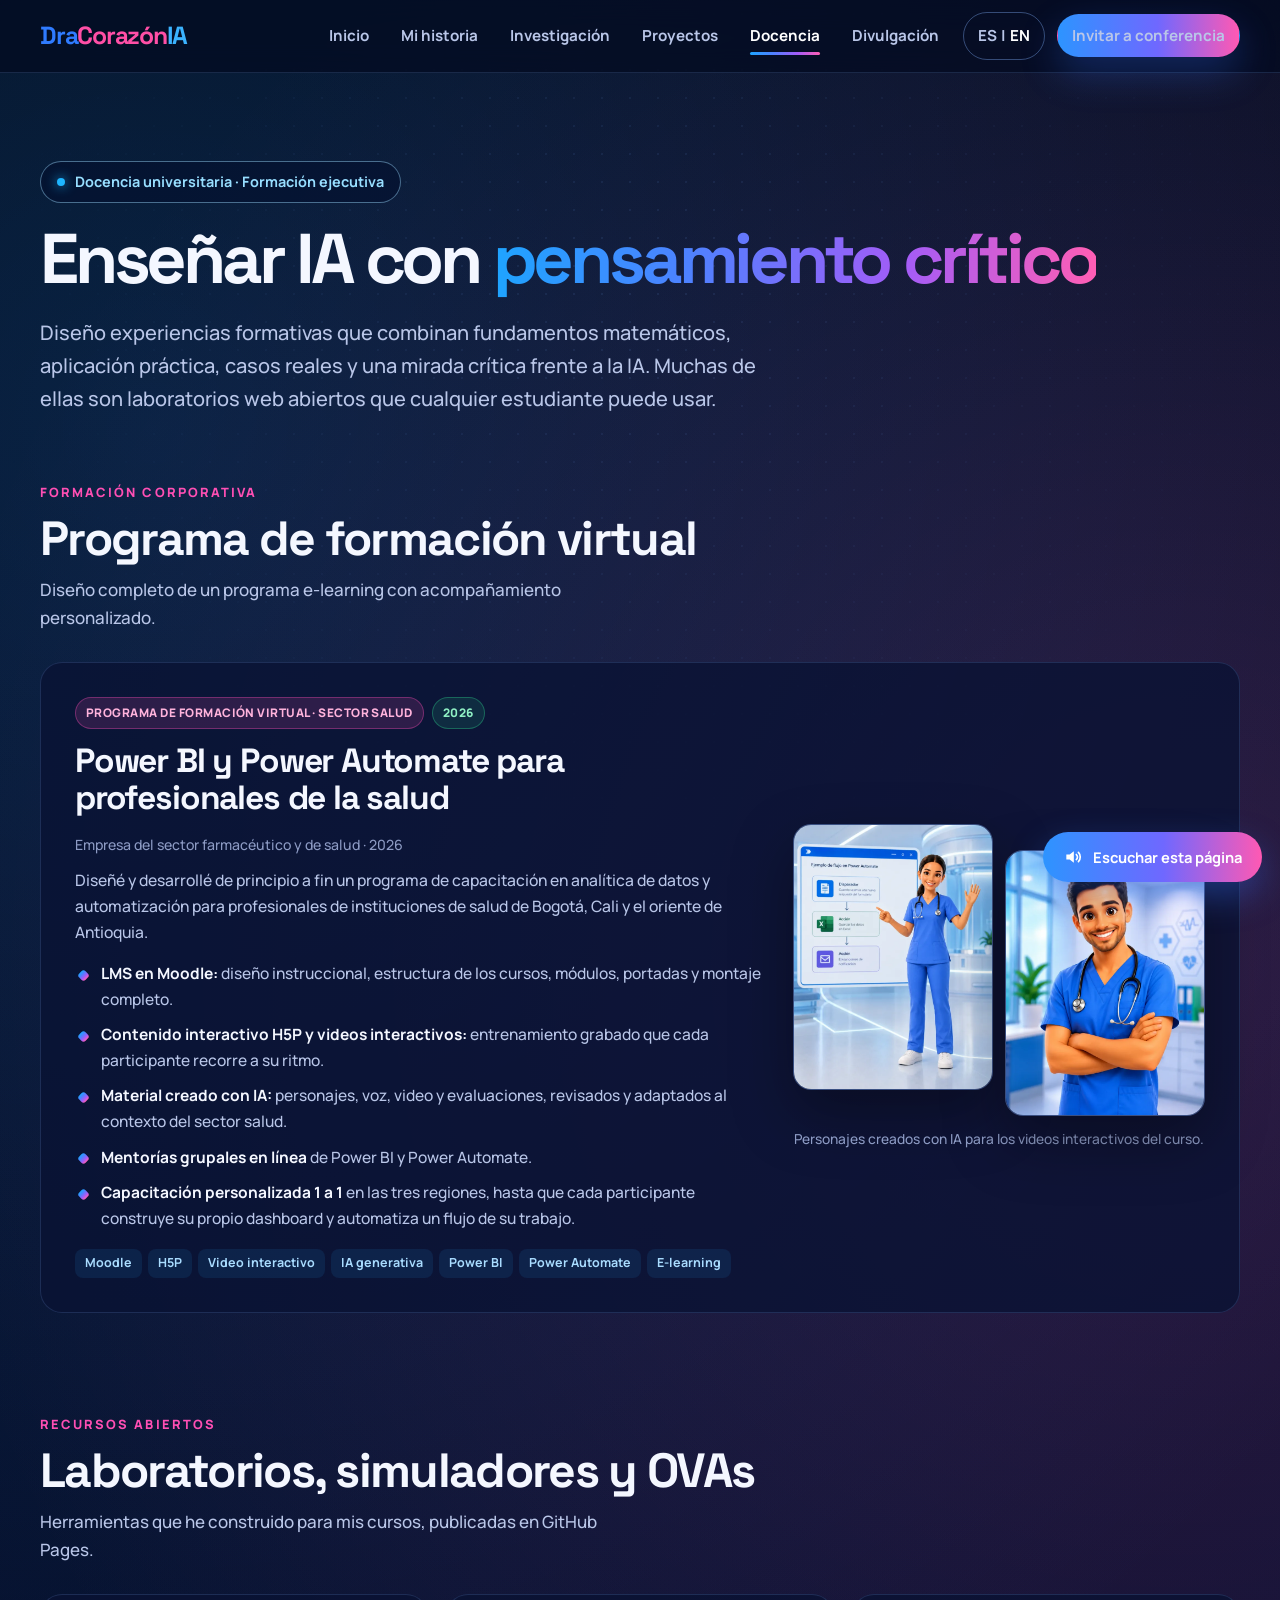
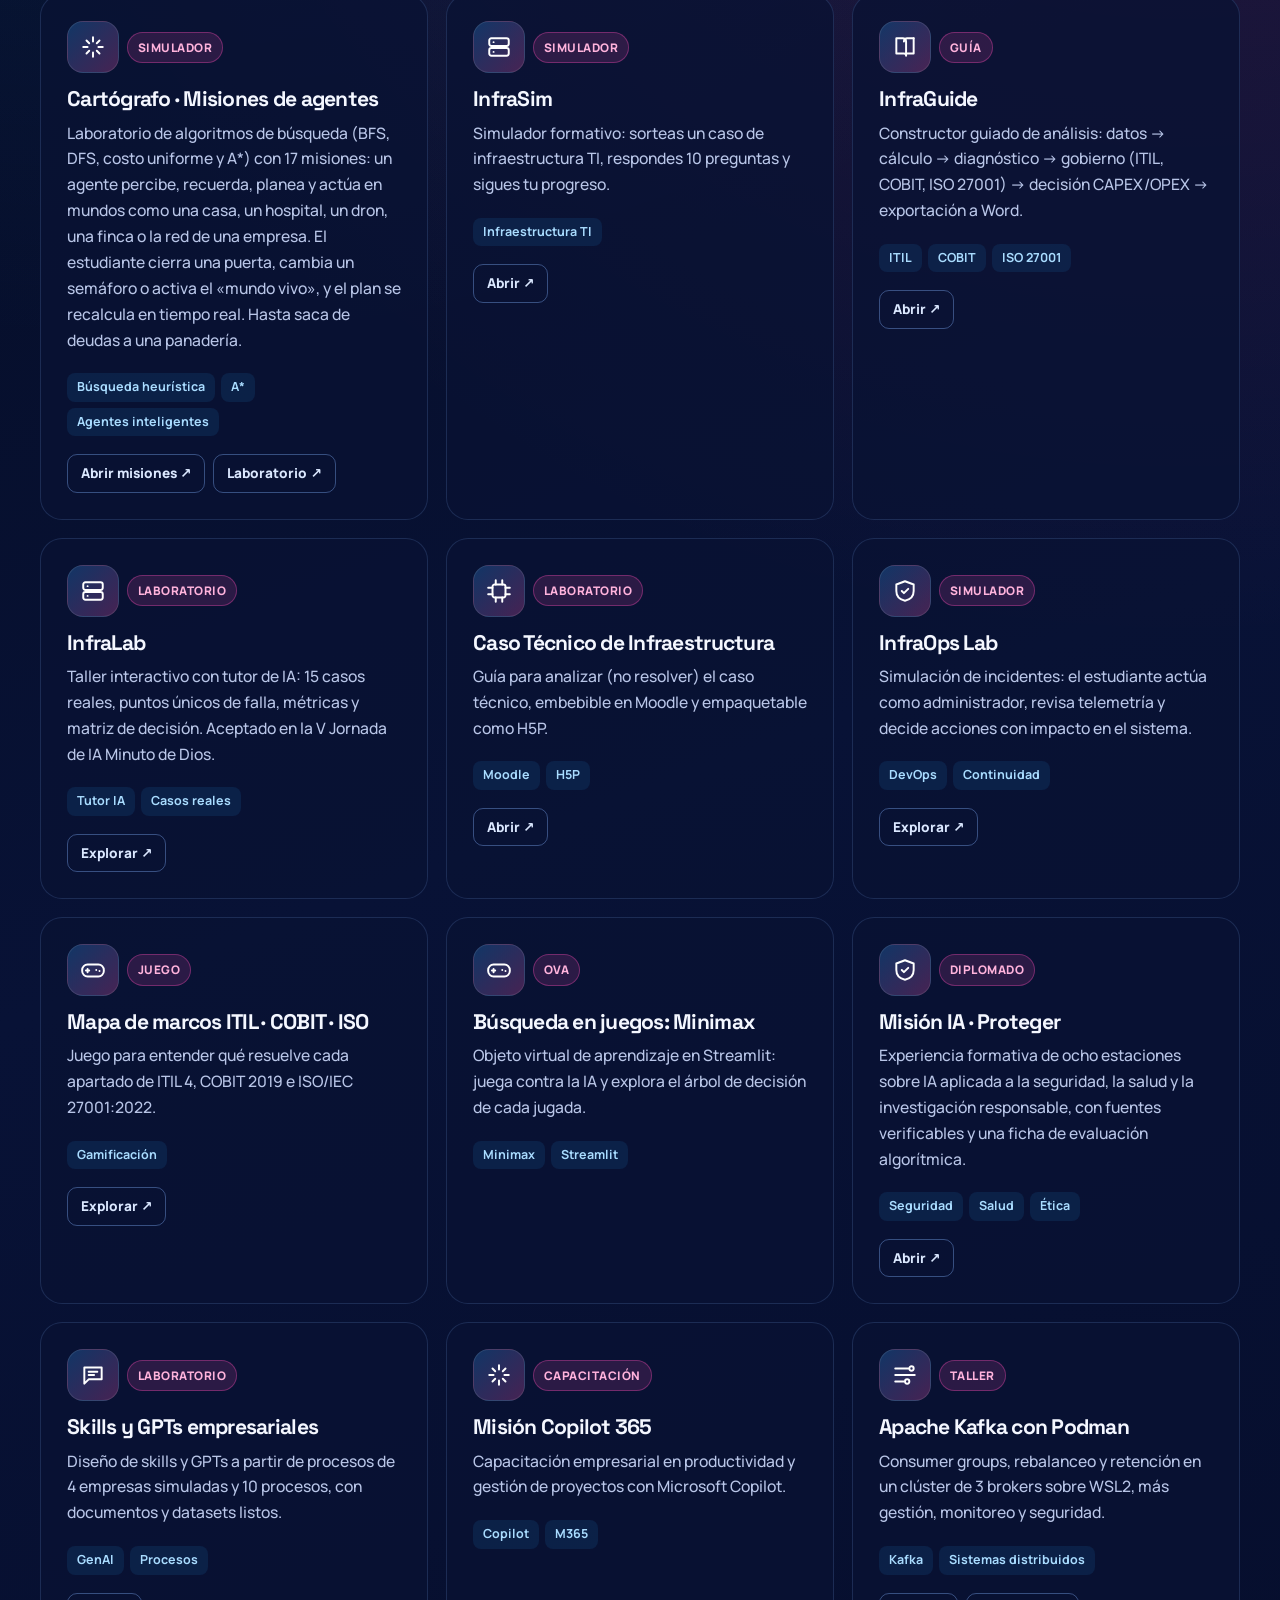
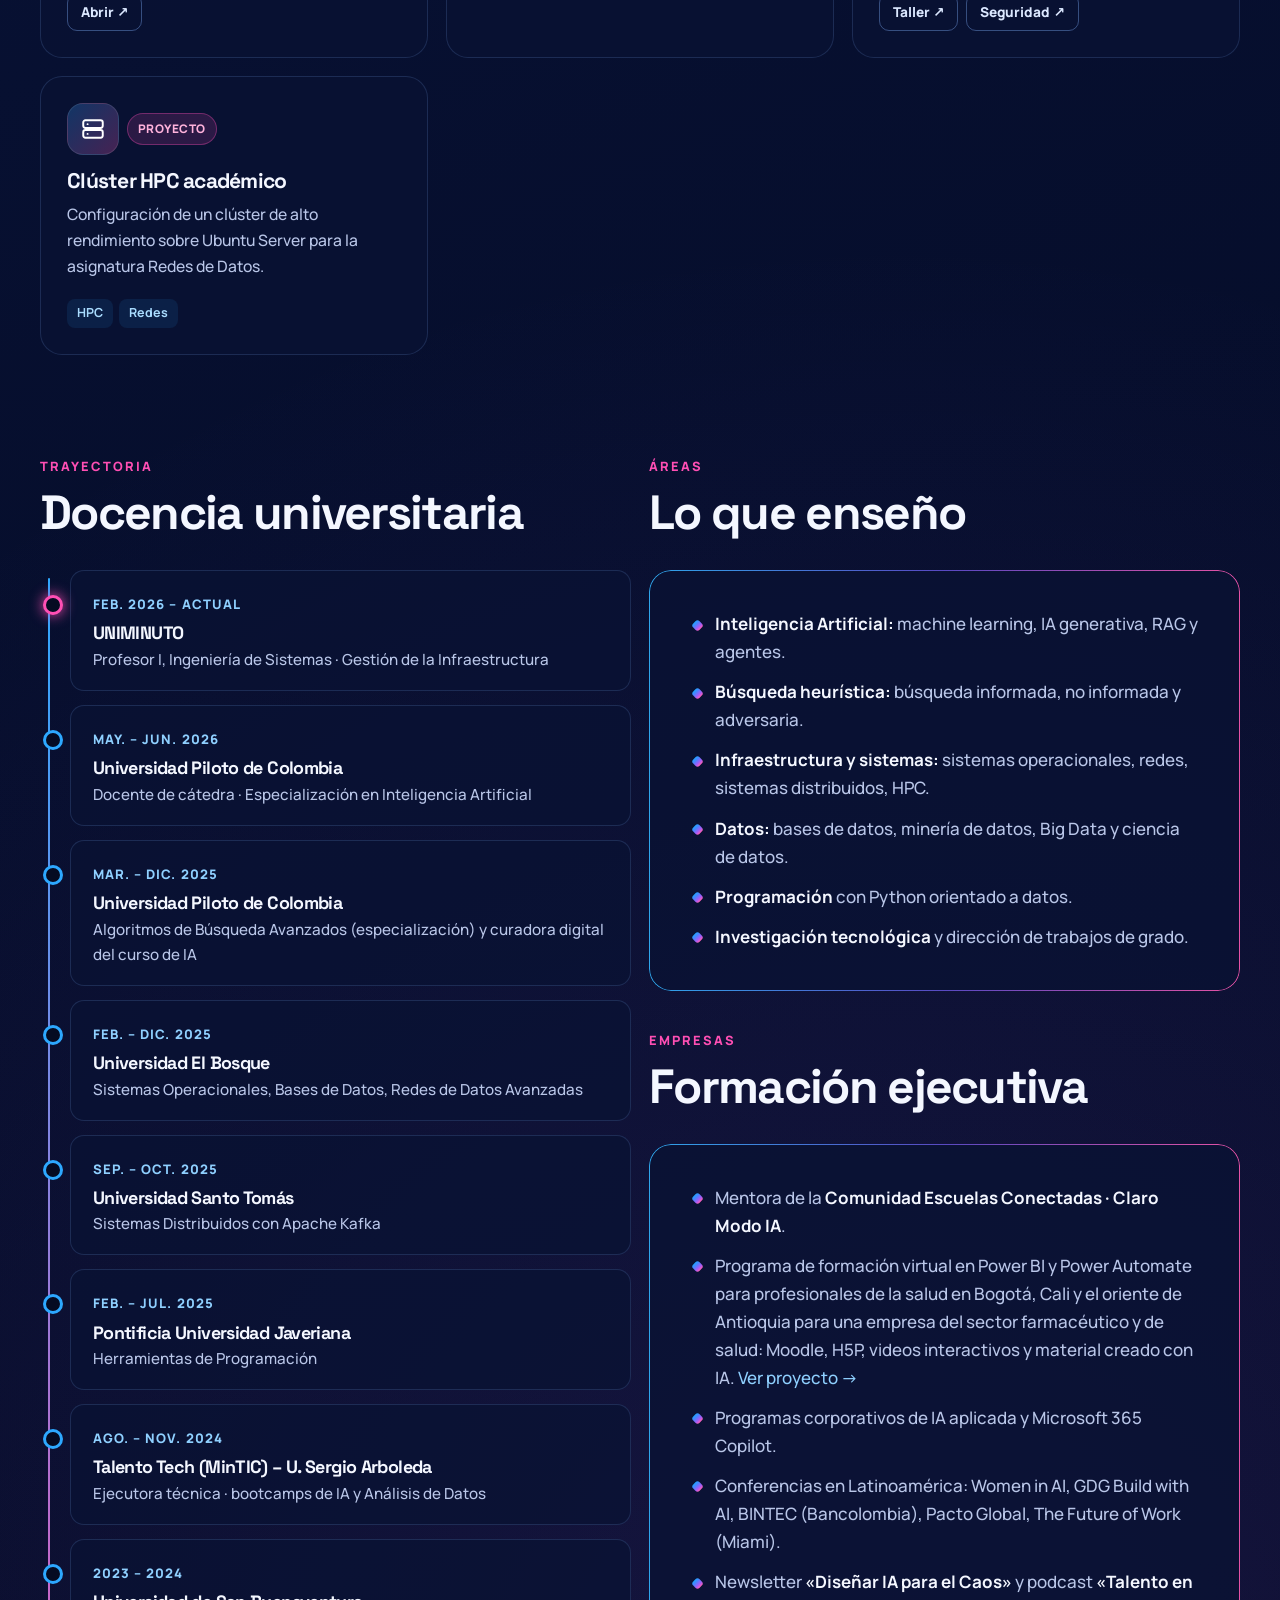
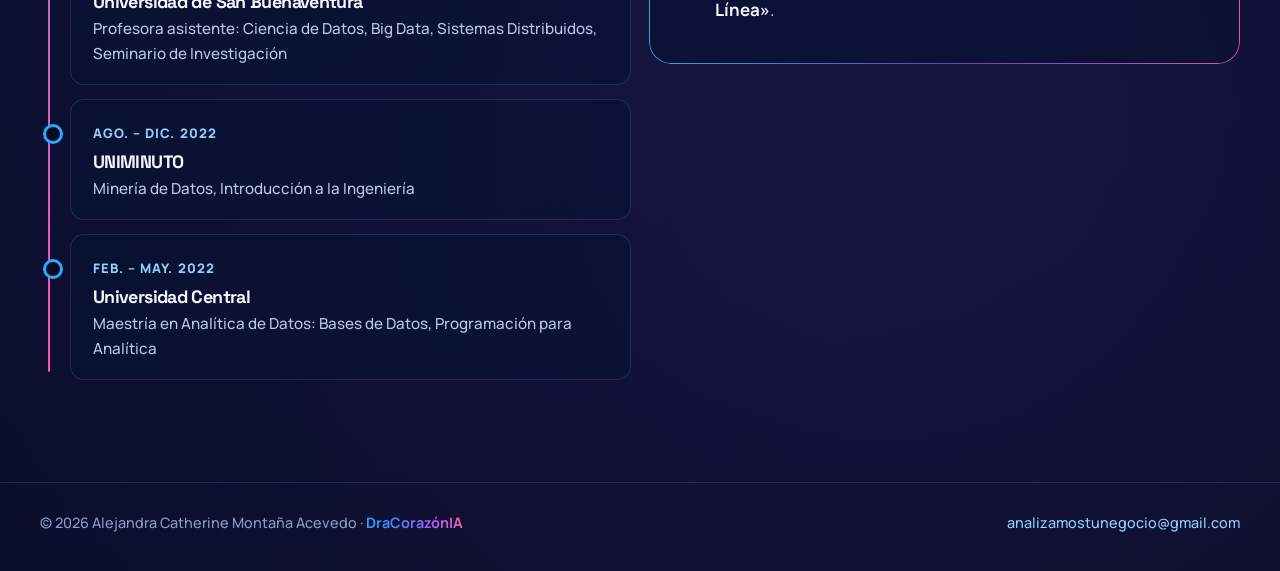
<file: docencia.html>
<!doctype html>
<html lang="es">
<head>
  <meta charset="utf-8">
  <meta name="viewport" content="width=device-width, initial-scale=1.0, viewport-fit=cover">
  <title>Docencia · Alejandra Montaña</title>
  <meta name="description" content="Trayectoria docente, laboratorios y simuladores abiertos de Alejandra Montaña.">
  <meta name="theme-color" content="#050b22">
  <meta property="og:title" content="Docencia · Alejandra Montaña">
  <meta property="og:description" content="Trayectoria docente, laboratorios y simuladores abiertos de Alejandra Montaña.">
  <meta property="og:type" content="website">
  <meta property="og:image" content="https://acatherinebusinessintelligence.github.io/images/alejandra.jpg">
  <link rel="icon" href="data:image/svg+xml,%3Csvg xmlns='http://www.w3.org/2000/svg' viewBox='0 0 32 32'%3E%3Cdefs%3E%3ClinearGradient id='g' x1='0' x2='1'%3E%3Cstop offset='0' stop-color='%232d94ff'/%3E%3Cstop offset='1' stop-color='%23ff59b3'/%3E%3C/linearGradient%3E%3C/defs%3E%3Crect width='32' height='32' rx='9' fill='url(%23g)'/%3E%3Ctext x='16' y='22' font-family='Arial' font-weight='700' font-size='15' fill='white' text-anchor='middle'%3EAM%3C/text%3E%3C/svg%3E">
  <link rel="preconnect" href="https://fonts.googleapis.com">
  <link rel="preconnect" href="https://fonts.gstatic.com" crossorigin>
  <link href="https://fonts.googleapis.com/css2?family=Space+Grotesk:wght@500;700;800&family=Manrope:wght@500;600;700;800&display=swap" rel="stylesheet">
  <link rel="alternate" hreflang="es" href="https://acatherinebusinessintelligence.github.io/docencia.html">
  <link rel="alternate" hreflang="en" href="https://acatherinebusinessintelligence.github.io/en/docencia.html">
  <link rel="alternate" hreflang="x-default" href="https://acatherinebusinessintelligence.github.io/docencia.html">
  <link rel="stylesheet" href="style.css?v=17">
</head>
<body>
<a class="skip" href="#contenido">Saltar al contenido</a>
<header class="site-header">
  <div class="wrap nav">
    <a class="brand" href="index.html" aria-label="DraCorazónIA, inicio"><span class="dra">Dra</span><span class="corazon">Corazón</span><span class="ia">IA</span></a>
    <button class="menu-btn" aria-expanded="false" aria-controls="nav-links" aria-label="Abrir menú">
      <svg viewBox="0 0 24 24" fill="none" stroke="currentColor" stroke-width="2" stroke-linecap="round"><path d="M4 7h16M4 12h16M4 17h16"/></svg>
    </button>
    <nav id="nav-links" class="nav-links" aria-label="Principal">
        <a href="index.html">Inicio</a>
        <a href="historia.html">Mi historia</a>
        <a href="investigacion.html">Investigación</a>
        <a href="proyectos.html">Proyectos</a>
        <a href="docencia.html" aria-current="page">Docencia</a>
        <a href="divulgacion.html">Divulgación</a>
      <a class="lang-switch" href="en/docencia.html" hreflang="en" lang="en" aria-label="Read in English"><span aria-hidden="true">ES</span> | <b>EN</b></a>
      <a class="btn btn-primary btn-sm nav-cta" href="mailto:analizamostunegocio@gmail.com?subject=Invitaci%C3%B3n%20a%20conferencia">Invitar a conferencia</a>
    </nav>
  </div>
</header>

<main id="contenido">
  <div class="wrap">
    <section class="page-hero">
      <span class="eyebrow">Docencia universitaria · Formación ejecutiva</span>
      <h1>Enseñar IA con <span class="grad-text">pensamiento crítico</span></h1>
      <p class="lead">Diseño experiencias formativas que combinan fundamentos matemáticos, aplicación práctica, casos reales y
      una mirada crítica frente a la IA. Muchas de ellas son laboratorios web abiertos que cualquier estudiante puede usar.</p>
    </section>

    <section class="section" style="padding-top:40px">
      <div class="section-head"><div><span class="kicker">Formación corporativa</span><h2>Programa de formación virtual</h2>
      <p>Diseño completo de un programa e-learning con acompañamiento personalizado.</p></div></div>
      <div class="grid">
        <article class="card course-feature reveal">
          <div class="course-text">
            <div class="badges"><span class="badge type">Programa de formación virtual · Sector salud</span><span class="badge live">2026</span></div>
            <h3>Power BI y Power Automate para profesionales de la salud</h3>
            <p class="meta" style="margin:0 0 12px">Empresa del sector farmacéutico y de salud · 2026</p>
            <p>Diseñé y desarrollé de principio a fin un programa de capacitación en analítica de datos y automatización para profesionales
            de instituciones de salud de Bogotá, Cali y el oriente de Antioquia.</p>
            <ul class="list course-list">
              <li><strong>LMS en Moodle:</strong> diseño instruccional, estructura de los cursos, módulos, portadas y montaje completo.</li>
              <li><strong>Contenido interactivo H5P y videos interactivos:</strong> entrenamiento grabado que cada participante recorre a su ritmo.</li>
              <li><strong>Material creado con IA:</strong> personajes, voz, video y evaluaciones, revisados y adaptados al contexto del sector salud.</li>
              <li><strong>Mentorías grupales en línea</strong> de Power BI y Power Automate.</li>
              <li><strong>Capacitación personalizada 1 a 1</strong> en las tres regiones, hasta que cada participante construye su propio dashboard y automatiza un flujo de su trabajo.</li>
            </ul>
            <div class="tags"><span class="tag">Moodle</span><span class="tag">H5P</span><span class="tag">Video interactivo</span><span class="tag">IA generativa</span><span class="tag">Power BI</span><span class="tag">Power Automate</span><span class="tag">E-learning</span></div>
          </div>
          <figure class="course-media">
            <div class="course-shots">
              <picture><source srcset="images/curso-salud/avatar-flujo-power-automate.webp" type="image/webp">
                <img src="images/curso-salud/avatar-flujo-power-automate.jpg" alt="Personaje creado con IA explicando un flujo de Power Automate: formulario, Excel y correo de notificación" width="720" height="960" loading="lazy"></picture>
              <picture><source srcset="images/curso-salud/avatar-profesional-salud.webp" type="image/webp">
                <img src="images/curso-salud/avatar-profesional-salud.jpg" alt="Personaje creado con IA que representa a un profesional de la salud" width="720" height="960" loading="lazy"></picture>
            </div>
            <figcaption>Personajes creados con IA para los videos interactivos del curso.</figcaption>
          </figure>
        </article>
      </div>
    </section>

    <section class="section">
      <div class="section-head"><div><span class="kicker">Recursos abiertos</span><h2>Laboratorios, simuladores y OVAs</h2>
      <p>Herramientas que he construido para mis cursos, publicadas en GitHub Pages.</p></div></div>
      <div class="grid">
        <article class="card reveal">
          <div class="badges"><div class="icon"><svg viewBox="0 0 24 24" aria-hidden="true"><path d="M12 3v4M12 17v4M3 12h4M17 12h4M6 6l2.5 2.5M15.5 15.5 18 18M6 18l2.5-2.5M15.5 8.5 18 6"/></svg></div><span class="badge type">Simulador</span></div>
          <h3>Cartógrafo · Misiones de agentes</h3><p>Laboratorio de algoritmos de búsqueda (BFS, DFS, costo uniforme y A*) con 17 misiones: un agente percibe, recuerda, planea y actúa en mundos como una casa, un hospital, un dron, una finca o la red de una empresa. El estudiante cierra una puerta, cambia un semáforo o activa el «mundo vivo», y el plan se recalcula en tiempo real. Hasta saca de deudas a una panadería.</p><div class="tags"><span class="tag">Búsqueda heurística</span><span class="tag">A*</span><span class="tag">Agentes inteligentes</span></div><div class="card-links"><a href="https://pilotoaleja.pythonanywhere.com/misiones.html" target="_blank" rel="noopener">Abrir misiones ↗</a><a href="https://pilotoaleja.pythonanywhere.com/laboratorio.html" target="_blank" rel="noopener">Laboratorio ↗</a></div>
        </article>
        <article class="card reveal">
          <div class="badges"><div class="icon"><svg viewBox="0 0 24 24" aria-hidden="true"><rect x="3" y="4" width="18" height="7" rx="2"/><rect x="3" y="13" width="18" height="7" rx="2"/><path d="M7 7.5h.01M7 16.5h.01"/></svg></div><span class="badge type">Simulador</span></div>
          <h3>InfraSim</h3><p>Simulador formativo: sorteas un caso de infraestructura TI, respondes 10 preguntas y sigues tu progreso.</p><div class="tags"><span class="tag">Infraestructura TI</span></div><div class="card-links"><a href="https://acatherinebusinessintelligence.github.io/infrasim/" target="_blank" rel="noopener">Abrir ↗</a></div>
        </article>
        <article class="card reveal">
          <div class="badges"><div class="icon"><svg viewBox="0 0 24 24" aria-hidden="true"><path d="M4 4h6a3 3 0 0 1 3 3v13a2 2 0 0 0-2-2H4zM20 4h-6a3 3 0 0 0-3 3"/><path d="M20 4v14h-7"/></svg></div><span class="badge type">Guía</span></div>
          <h3>InfraGuide</h3><p>Constructor guiado de análisis: datos → cálculo → diagnóstico → gobierno (ITIL, COBIT, ISO 27001) → decisión CAPEX/OPEX → exportación a Word.</p><div class="tags"><span class="tag">ITIL</span><span class="tag">COBIT</span><span class="tag">ISO 27001</span></div><div class="card-links"><a href="https://acatherinebusinessintelligence.github.io/infraguide/" target="_blank" rel="noopener">Abrir ↗</a></div>
        </article>
        <article class="card reveal">
          <div class="badges"><div class="icon"><svg viewBox="0 0 24 24" aria-hidden="true"><rect x="3" y="4" width="18" height="7" rx="2"/><rect x="3" y="13" width="18" height="7" rx="2"/><path d="M7 7.5h.01M7 16.5h.01"/></svg></div><span class="badge type">Laboratorio</span></div>
          <h3>InfraLab</h3><p>Taller interactivo con tutor de IA: 15 casos reales, puntos únicos de falla, métricas y matriz de decisión. Aceptado en la V Jornada de IA Minuto de Dios.</p><div class="tags"><span class="tag">Tutor IA</span><span class="tag">Casos reales</span></div><div class="card-links"><a href="https://acatherinebusinessintelligence.github.io/infralab/" target="_blank" rel="noopener">Explorar ↗</a></div>
        </article>
        <article class="card reveal">
          <div class="badges"><div class="icon"><svg viewBox="0 0 24 24" aria-hidden="true"><rect x="6" y="6" width="12" height="12" rx="2"/><path d="M9 2v4M15 2v4M9 18v4M15 18v4M2 9h4M2 15h4M18 9h4M18 15h4"/></svg></div><span class="badge type">Laboratorio</span></div>
          <h3>Caso Técnico de Infraestructura</h3><p>Guía para analizar (no resolver) el caso técnico, embebible en Moodle y empaquetable como H5P.</p><div class="tags"><span class="tag">Moodle</span><span class="tag">H5P</span></div><div class="card-links"><a href="https://acatherinebusinessintelligence.github.io/lab-caso-tecnico-infraestructura/" target="_blank" rel="noopener">Abrir ↗</a></div>
        </article>
        <article class="card reveal">
          <div class="badges"><div class="icon"><svg viewBox="0 0 24 24" aria-hidden="true"><path d="M12 3 4 6v6c0 5 3.5 8 8 9 4.5-1 8-4 8-9V6z"/><path d="m9 12 2 2 4-4"/></svg></div><span class="badge type">Simulador</span></div>
          <h3>InfraOps Lab</h3><p>Simulación de incidentes: el estudiante actúa como administrador, revisa telemetría y decide acciones con impacto en el sistema.</p><div class="tags"><span class="tag">DevOps</span><span class="tag">Continuidad</span></div><div class="card-links"><a href="https://acatherinebusinessintelligence.github.io/InfraOps-Lab/" target="_blank" rel="noopener">Explorar ↗</a></div>
        </article>
        <article class="card reveal">
          <div class="badges"><div class="icon"><svg viewBox="0 0 24 24" aria-hidden="true"><rect x="2" y="7" width="20" height="11" rx="5"/><path d="M7 11v3M5.5 12.5h3M15 12h.01M18 13h.01"/></svg></div><span class="badge type">Juego</span></div>
          <h3>Mapa de marcos ITIL · COBIT · ISO</h3><p>Juego para entender qué resuelve cada apartado de ITIL 4, COBIT 2019 e ISO/IEC 27001:2022.</p><div class="tags"><span class="tag">Gamificación</span></div><div class="card-links"><a href="https://acatherinebusinessintelligence.github.io/juego-hallazgo/" target="_blank" rel="noopener">Explorar ↗</a></div>
        </article>
        <article class="card reveal">
          <div class="badges"><div class="icon"><svg viewBox="0 0 24 24" aria-hidden="true"><rect x="2" y="7" width="20" height="11" rx="5"/><path d="M7 11v3M5.5 12.5h3M15 12h.01M18 13h.01"/></svg></div><span class="badge type">OVA</span></div>
          <h3>Búsqueda en juegos: Minimax</h3><p>Objeto virtual de aprendizaje en Streamlit: juega contra la IA y explora el árbol de decisión de cada jugada.</p><div class="tags"><span class="tag">Minimax</span><span class="tag">Streamlit</span></div>
        </article>
        <article class="card reveal">
          <div class="badges"><div class="icon"><svg viewBox="0 0 24 24" aria-hidden="true"><path d="M12 3 4 6v6c0 5 3.5 8 8 9 4.5-1 8-4 8-9V6z"/><path d="m9 12 2 2 4-4"/></svg></div><span class="badge type">Diplomado</span></div>
          <h3>Misión IA · Proteger</h3><p>Experiencia formativa de ocho estaciones sobre IA aplicada a la seguridad, la salud y la investigación responsable, con fuentes verificables y una ficha de evaluación algorítmica.</p><div class="tags"><span class="tag">Seguridad</span><span class="tag">Salud</span><span class="tag">Ética</span></div><div class="card-links"><a href="https://acatherinebusinessintelligence.github.io/mision-ia-seguridad-salud/" target="_blank" rel="noopener">Abrir ↗</a></div>
        </article>
        <article class="card reveal">
          <div class="badges"><div class="icon"><svg viewBox="0 0 24 24" aria-hidden="true"><path d="M4 5h16v11H8l-4 4z"/><path d="M8 9h8M8 12h5"/></svg></div><span class="badge type">Laboratorio</span></div>
          <h3>Skills y GPTs empresariales</h3><p>Diseño de skills y GPTs a partir de procesos de 4 empresas simuladas y 10 procesos, con documentos y datasets listos.</p><div class="tags"><span class="tag">GenAI</span><span class="tag">Procesos</span></div><div class="card-links"><a href="https://acatherinebusinessintelligence.github.io/laboratorio-skills-gpts-empresariales/" target="_blank" rel="noopener">Abrir ↗</a></div>
        </article>
        <article class="card reveal">
          <div class="badges"><div class="icon"><svg viewBox="0 0 24 24" aria-hidden="true"><path d="M12 3v4M12 17v4M3 12h4M17 12h4M6 6l2.5 2.5M15.5 15.5 18 18M6 18l2.5-2.5M15.5 8.5 18 6"/></svg></div><span class="badge type">Capacitación</span></div>
          <h3>Misión Copilot 365</h3><p>Capacitación empresarial en productividad y gestión de proyectos con Microsoft Copilot.</p><div class="tags"><span class="tag">Copilot</span><span class="tag">M365</span></div>
        </article>
        <article class="card reveal">
          <div class="badges"><div class="icon"><svg viewBox="0 0 24 24" aria-hidden="true"><path d="M3 6h12M3 12h18M3 18h8"/><circle cx="18" cy="6" r="2"/><circle cx="14" cy="18" r="2"/></svg></div><span class="badge type">Taller</span></div>
          <h3>Apache Kafka con Podman</h3><p>Consumer groups, rebalanceo y retención en un clúster de 3 brokers sobre WSL2, más gestión, monitoreo y seguridad.</p><div class="tags"><span class="tag">Kafka</span><span class="tag">Sistemas distribuidos</span></div><div class="card-links"><a href="https://acatherinebusinessintelligence.github.io/Kafka_Arquitectura/index_taller2_simple.html" target="_blank" rel="noopener">Taller ↗</a><a href="https://acatherinebusinessintelligence.github.io/Kafka-gesti-n-monitoreo-seguridad/modulo5_gestion_monitoreo_seguridad.html" target="_blank" rel="noopener">Seguridad ↗</a></div>
        </article>
        <article class="card reveal">
          <div class="badges"><div class="icon"><svg viewBox="0 0 24 24" aria-hidden="true"><rect x="3" y="4" width="18" height="7" rx="2"/><rect x="3" y="13" width="18" height="7" rx="2"/><path d="M7 7.5h.01M7 16.5h.01"/></svg></div><span class="badge type">Proyecto</span></div>
          <h3>Clúster HPC académico</h3><p>Configuración de un clúster de alto rendimiento sobre Ubuntu Server para la asignatura Redes de Datos.</p><div class="tags"><span class="tag">HPC</span><span class="tag">Redes</span></div>
        </article>
      </div>
    </section>

    <section class="section">
      <div class="grid grid-2">
        <div>
          <div class="section-head"><div><span class="kicker">Trayectoria</span><h2>Docencia universitaria</h2></div></div>
          <div class="timeline">
        <div class="tl-item reveal now"><span class="when">Feb. 2026 – actual</span><h3>UNIMINUTO</h3><p>Profesor I, Ingeniería de Sistemas · Gestión de la Infraestructura</p></div>
        <div class="tl-item reveal"><span class="when">May. – jun. 2026</span><h3>Universidad Piloto de Colombia</h3><p>Docente de cátedra · Especialización en Inteligencia Artificial</p></div>
        <div class="tl-item reveal"><span class="when">Mar. – dic. 2025</span><h3>Universidad Piloto de Colombia</h3><p>Algoritmos de Búsqueda Avanzados (especialización) y curadora digital del curso de IA</p></div>
        <div class="tl-item reveal"><span class="when">Feb. – dic. 2025</span><h3>Universidad El Bosque</h3><p>Sistemas Operacionales, Bases de Datos, Redes de Datos Avanzadas</p></div>
        <div class="tl-item reveal"><span class="when">Sep. – oct. 2025</span><h3>Universidad Santo Tomás</h3><p>Sistemas Distribuidos con Apache Kafka</p></div>
        <div class="tl-item reveal"><span class="when">Feb. – jul. 2025</span><h3>Pontificia Universidad Javeriana</h3><p>Herramientas de Programación</p></div>
        <div class="tl-item reveal"><span class="when">Ago. – nov. 2024</span><h3>Talento Tech (MinTIC) – U. Sergio Arboleda</h3><p>Ejecutora técnica · bootcamps de IA y Análisis de Datos</p></div>
        <div class="tl-item reveal"><span class="when">2023 – 2024</span><h3>Universidad de San Buenaventura</h3><p>Profesora asistente: Ciencia de Datos, Big Data, Sistemas Distribuidos, Seminario de Investigación</p></div>
        <div class="tl-item reveal"><span class="when">Ago. – dic. 2022</span><h3>UNIMINUTO</h3><p>Minería de Datos, Introducción a la Ingeniería</p></div>
        <div class="tl-item reveal"><span class="when">Feb. – may. 2022</span><h3>Universidad Central</h3><p>Maestría en Analítica de Datos: Bases de Datos, Programación para Analítica</p></div>
          </div>
        </div>
        <div>
          <div class="section-head"><div><span class="kicker">Áreas</span><h2>Lo que enseño</h2></div></div>
          <div class="panel reveal">
            <ul class="list">
              <li><strong>Inteligencia Artificial:</strong> machine learning, IA generativa, RAG y agentes.</li>
              <li><strong>Búsqueda heurística:</strong> búsqueda informada, no informada y adversaria.</li>
              <li><strong>Infraestructura y sistemas:</strong> sistemas operacionales, redes, sistemas distribuidos, HPC.</li>
              <li><strong>Datos:</strong> bases de datos, minería de datos, Big Data y ciencia de datos.</li>
              <li><strong>Programación</strong> con Python orientado a datos.</li>
              <li><strong>Investigación tecnológica</strong> y dirección de trabajos de grado.</li>
            </ul>
          </div>
          <div class="section-head" style="margin-top:40px"><div><span class="kicker">Empresas</span><h2>Formación ejecutiva</h2></div></div>
          <div class="panel reveal">
            <ul class="list">
              <li>Mentora de la <strong>Comunidad Escuelas Conectadas · Claro Modo IA</strong>.</li>
              <li>Programa de formación virtual en Power BI y Power Automate para profesionales de la salud en Bogotá, Cali y el oriente de Antioquia para una empresa del sector farmacéutico y de salud: Moodle, H5P, videos interactivos y material creado con IA. <a href="proyectos.html">Ver proyecto →</a></li>
              <li>Programas corporativos de IA aplicada y Microsoft 365 Copilot.</li>
              <li>Conferencias en Latinoamérica: Women in AI, GDG Build with AI, BINTEC (Bancolombia), Pacto Global, The Future of Work (Miami).</li>
              <li>Newsletter <strong>«Diseñar IA para el Caos»</strong> y podcast <strong>«Talento en Línea»</strong>.</li>
            </ul>
          </div>
        </div>
      </div>
    </section>
  </div>
</main>

<footer class="site-footer">
  <div class="wrap">
    <span>© 2026 Alejandra Catherine Montaña Acevedo · <span class="grad-text"><strong>DraCorazónIA</strong></span></span>
    <span><a href="mailto:analizamostunegocio@gmail.com">analizamostunegocio@gmail.com</a></span>
  </div>
</footer>
<script src="main.js?v=17"></script>
</body>
</html>
</file>
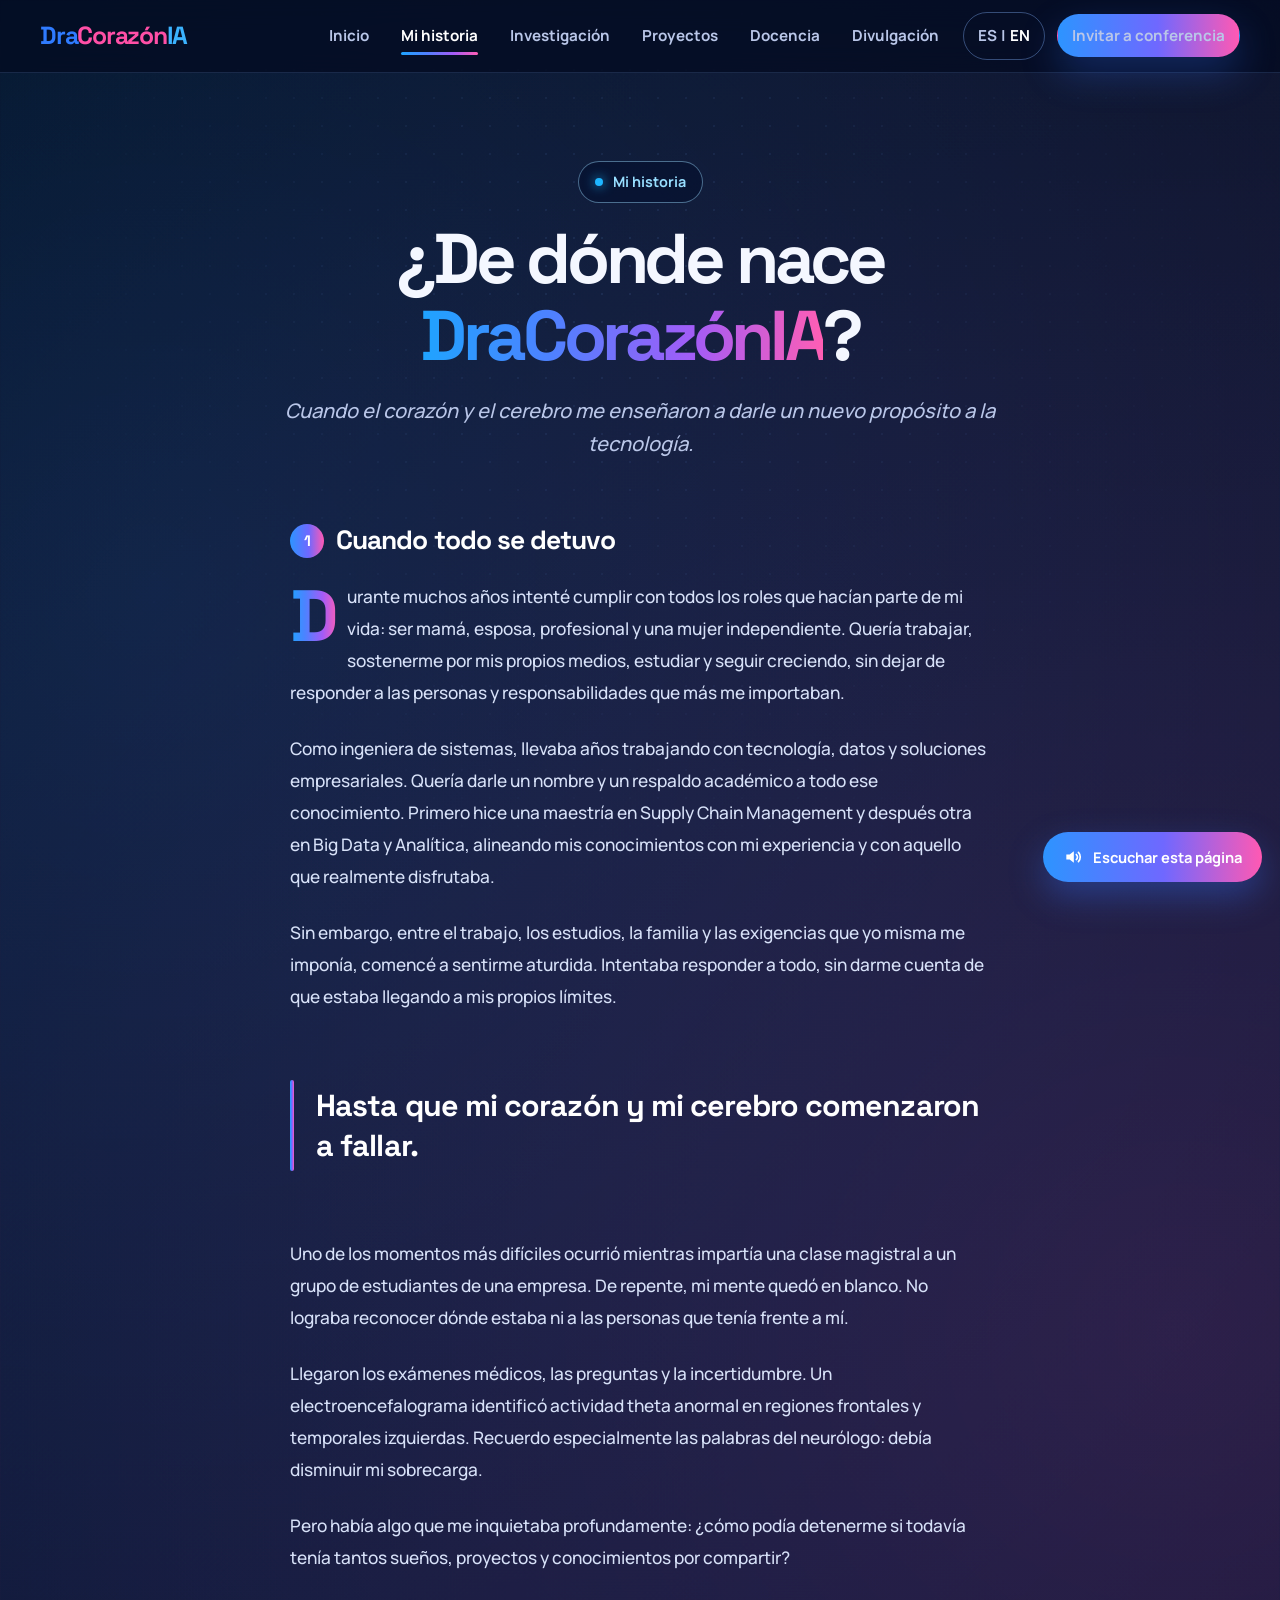
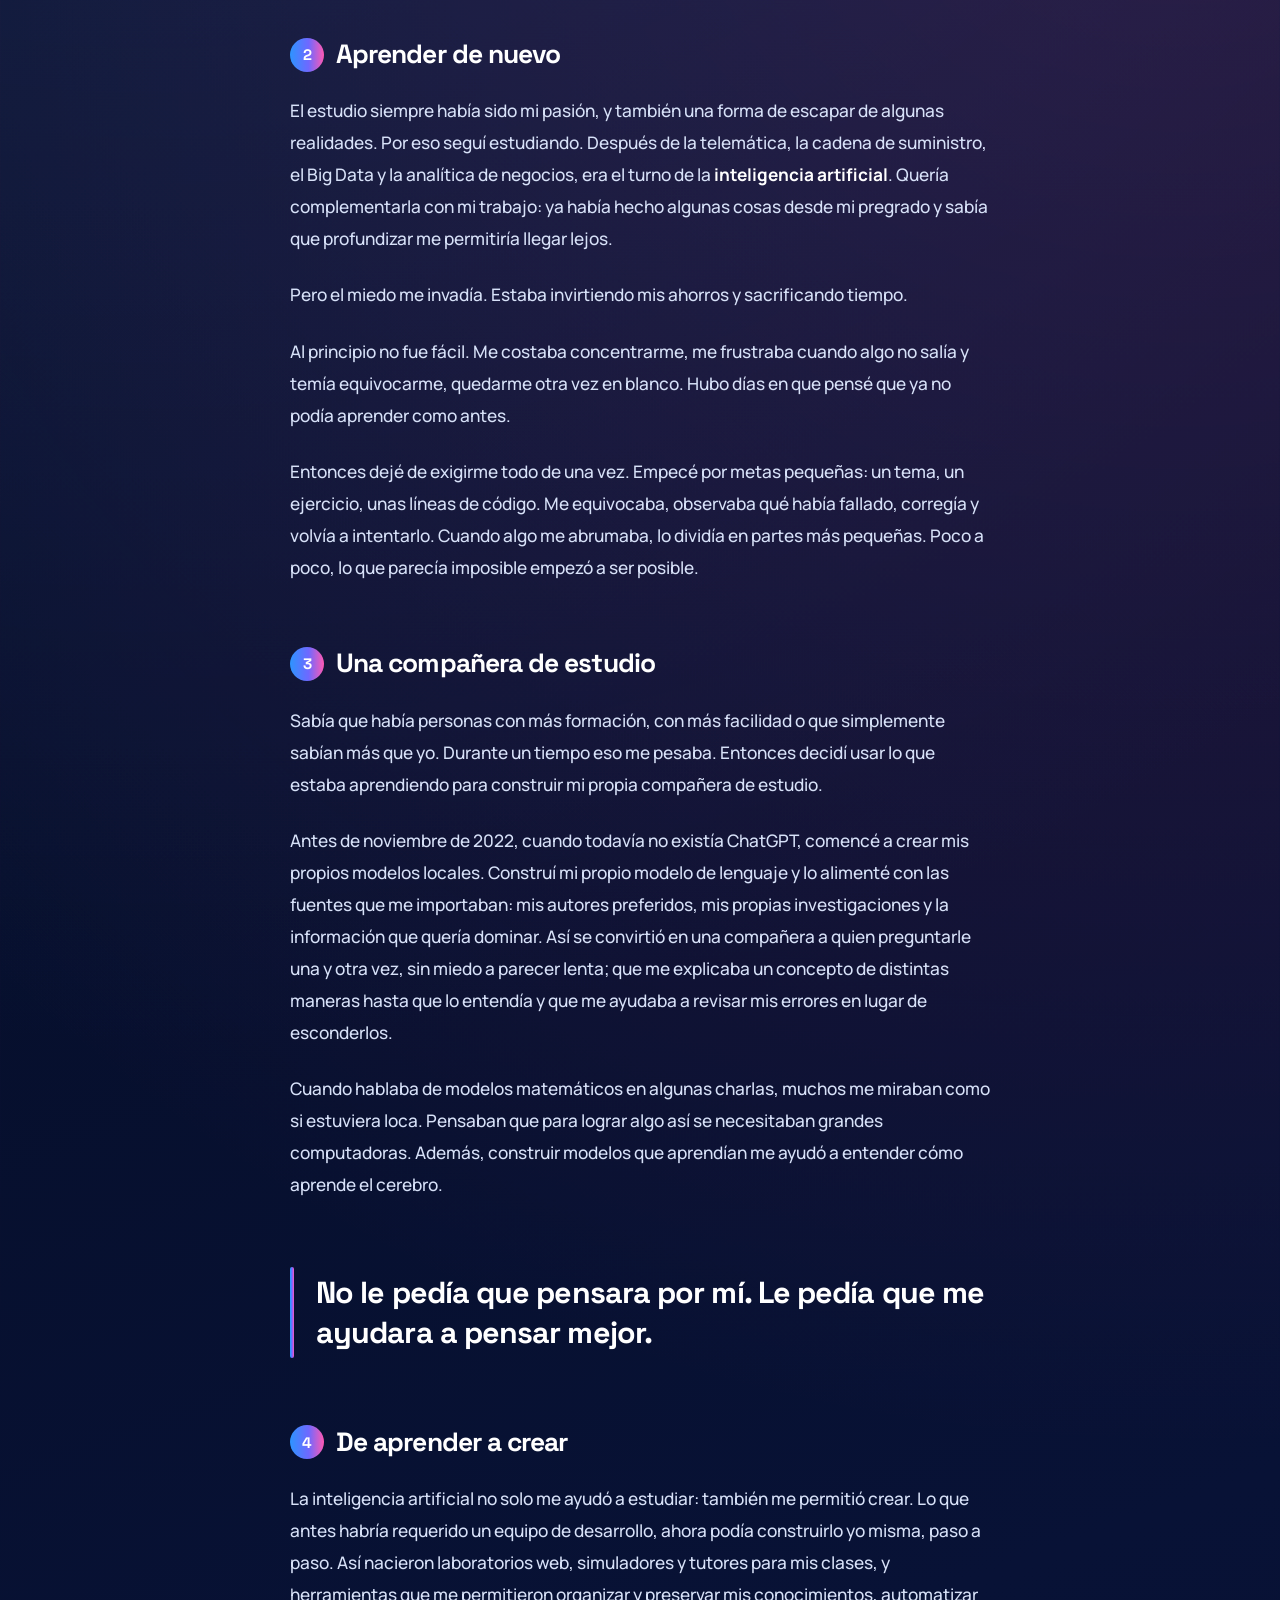
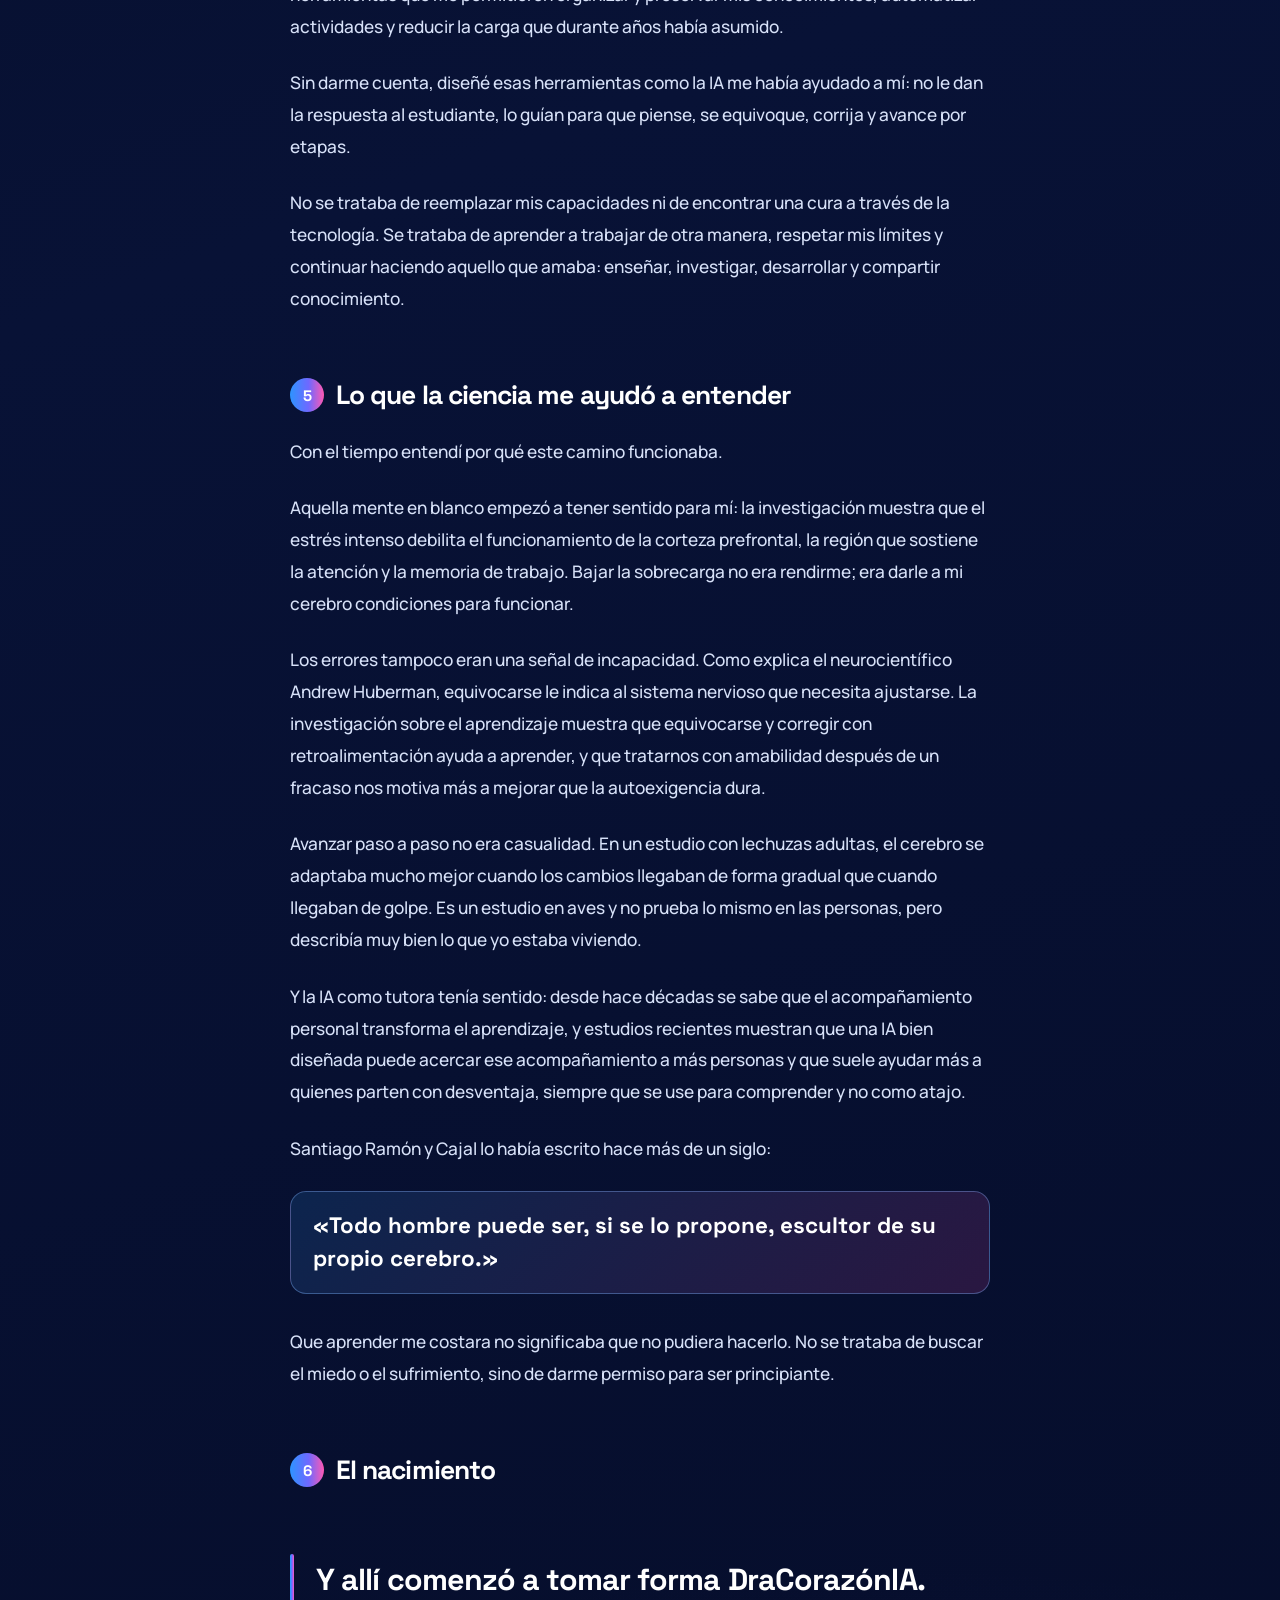
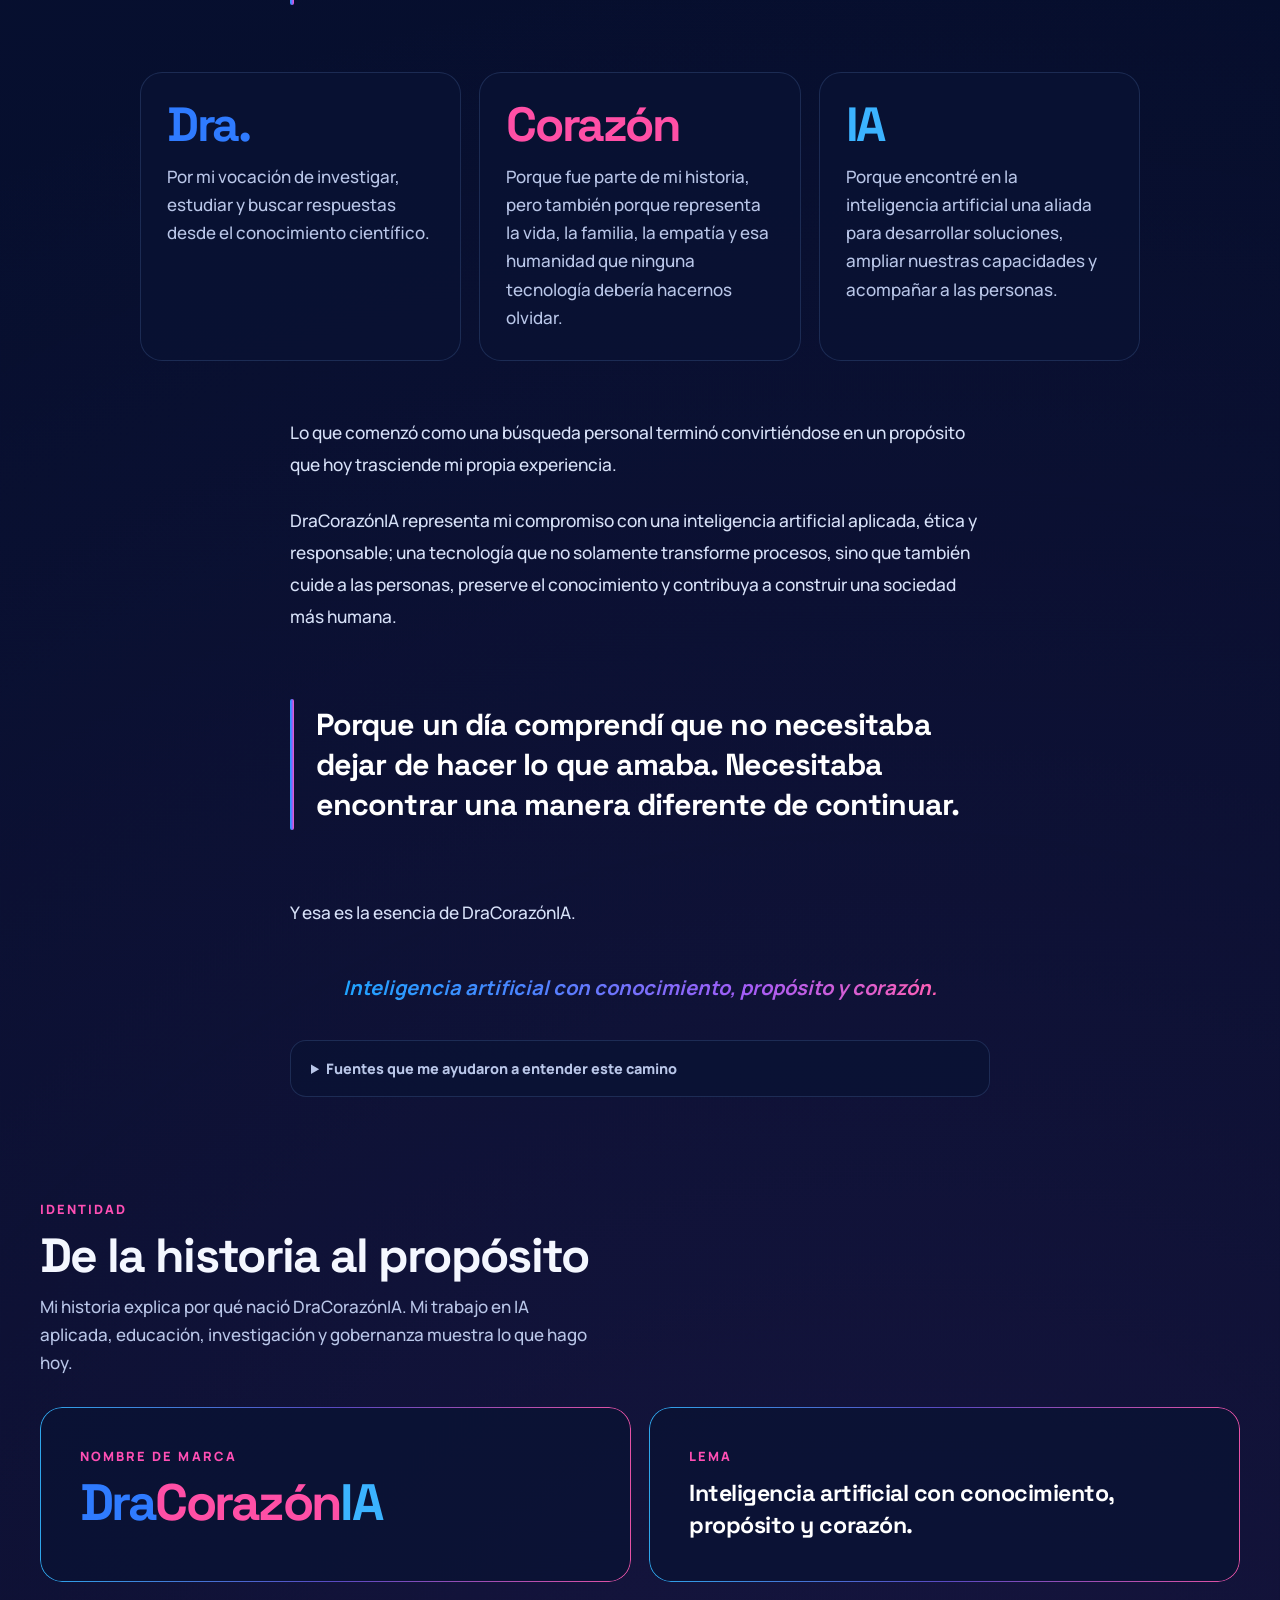
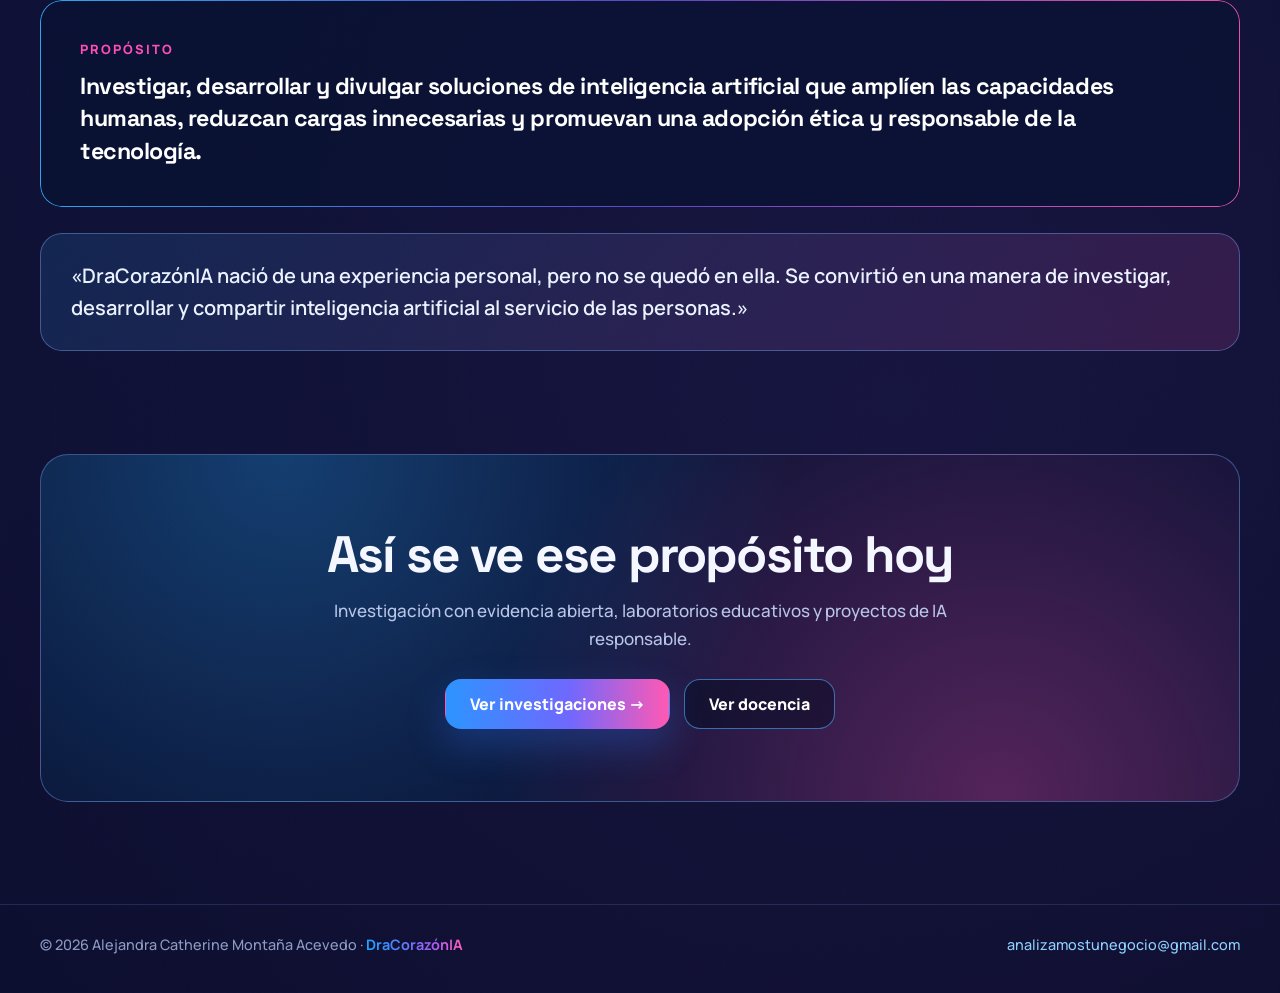
<file: historia.html>
<!doctype html>
<html lang="es">
<head>
  <meta charset="utf-8">
  <meta name="viewport" content="width=device-width, initial-scale=1.0, viewport-fit=cover">
  <title>Mi historia · DraCorazónIA</title>
  <meta name="description" content="Mi historia: de dónde nace DraCorazónIA. Inteligencia artificial con conocimiento, propósito y corazón.">
  <meta name="theme-color" content="#050b22">
  <meta property="og:title" content="Mi historia · DraCorazónIA">
  <meta property="og:description" content="Mi historia: de dónde nace DraCorazónIA. Inteligencia artificial con conocimiento, propósito y corazón.">
  <meta property="og:type" content="website">
  <meta property="og:image" content="https://acatherinebusinessintelligence.github.io/images/alejandra.jpg">
  <link rel="icon" href="data:image/svg+xml,%3Csvg xmlns='http://www.w3.org/2000/svg' viewBox='0 0 32 32'%3E%3Cdefs%3E%3ClinearGradient id='g' x1='0' x2='1'%3E%3Cstop offset='0' stop-color='%232d94ff'/%3E%3Cstop offset='1' stop-color='%23ff59b3'/%3E%3C/linearGradient%3E%3C/defs%3E%3Crect width='32' height='32' rx='9' fill='url(%23g)'/%3E%3Ctext x='16' y='22' font-family='Arial' font-weight='700' font-size='15' fill='white' text-anchor='middle'%3EAM%3C/text%3E%3C/svg%3E">
  <link rel="preconnect" href="https://fonts.googleapis.com">
  <link rel="preconnect" href="https://fonts.gstatic.com" crossorigin>
  <link href="https://fonts.googleapis.com/css2?family=Space+Grotesk:wght@500;700;800&family=Manrope:wght@500;600;700;800&display=swap" rel="stylesheet">
  <link rel="alternate" hreflang="es" href="https://acatherinebusinessintelligence.github.io/historia.html">
  <link rel="alternate" hreflang="en" href="https://acatherinebusinessintelligence.github.io/en/historia.html">
  <link rel="alternate" hreflang="x-default" href="https://acatherinebusinessintelligence.github.io/historia.html">
  <link rel="stylesheet" href="style.css?v=17">
</head>
<body>
<a class="skip" href="#contenido">Saltar al contenido</a>
<header class="site-header">
  <div class="wrap nav">
    <a class="brand" href="index.html" aria-label="DraCorazónIA, inicio"><span class="dra">Dra</span><span class="corazon">Corazón</span><span class="ia">IA</span></a>
    <button class="menu-btn" aria-expanded="false" aria-controls="nav-links" aria-label="Abrir menú">
      <svg viewBox="0 0 24 24" fill="none" stroke="currentColor" stroke-width="2" stroke-linecap="round"><path d="M4 7h16M4 12h16M4 17h16"/></svg>
    </button>
    <nav id="nav-links" class="nav-links" aria-label="Principal">
        <a href="index.html">Inicio</a>
        <a href="historia.html" aria-current="page">Mi historia</a>
        <a href="investigacion.html">Investigación</a>
        <a href="proyectos.html">Proyectos</a>
        <a href="docencia.html">Docencia</a>
        <a href="divulgacion.html">Divulgación</a>
      <a class="lang-switch" href="en/historia.html" hreflang="en" lang="en" aria-label="Read in English"><span aria-hidden="true">ES</span> | <b>EN</b></a>
      <a class="btn btn-primary btn-sm nav-cta" href="mailto:analizamostunegocio@gmail.com?subject=Invitaci%C3%B3n%20a%20conferencia">Invitar a conferencia</a>
    </nav>
  </div>
</header>

<main id="contenido">
  <div class="wrap">
    <section class="page-hero story-hero">
      <span class="eyebrow">Mi historia</span>
      <h1>¿De dónde nace <span class="grad-text">DraCorazónIA</span>?</h1>
      <p class="lead"><em>Cuando el corazón y el cerebro me enseñaron a darle un nuevo propósito a la tecnología.</em></p>
    </section>

    <article class="story">
      <h2 class="story-step first"><span>1</span> Cuando todo se detuvo</h2>

      <p>Durante muchos años intenté cumplir con todos los roles que hacían parte de mi vida: ser mamá, esposa, profesional y una mujer independiente.
      Quería trabajar, sostenerme por mis propios medios, estudiar y seguir creciendo, sin dejar de responder a las personas y responsabilidades que más me importaban.</p>

      <p>Como ingeniera de sistemas, llevaba años trabajando con tecnología, datos y soluciones empresariales. Quería darle un nombre y un respaldo académico a todo ese conocimiento.
      Primero hice una maestría en Supply Chain Management y después otra en Big Data y Analítica, alineando mis conocimientos con mi experiencia y con aquello que realmente disfrutaba.</p>

      <p>Sin embargo, entre el trabajo, los estudios, la familia y las exigencias que yo misma me imponía, comencé a sentirme aturdida. Intentaba responder a todo, sin darme cuenta de que estaba llegando a mis propios límites.</p>

      <p class="story-pull">Hasta que mi corazón y mi cerebro comenzaron a fallar.</p>

      <p>Uno de los momentos más difíciles ocurrió mientras impartía una clase magistral a un grupo de estudiantes de una empresa. De repente, mi mente quedó en blanco.
      No lograba reconocer dónde estaba ni a las personas que tenía frente a mí.</p>

      <p>Llegaron los exámenes médicos, las preguntas y la incertidumbre. Un electroencefalograma identificó actividad theta anormal en regiones frontales y temporales izquierdas.
      Recuerdo especialmente las palabras del neurólogo: debía disminuir mi sobrecarga.</p>

      <p>Pero había algo que me inquietaba profundamente: ¿cómo podía detenerme si todavía tenía tantos sueños, proyectos y conocimientos por compartir?</p>

      <h2 class="story-step"><span>2</span> Aprender de nuevo</h2>

      <p>El estudio siempre había sido mi pasión, y también una forma de escapar de algunas realidades. Por eso seguí estudiando.
      Después de la telemática, la cadena de suministro, el Big Data y la analítica de negocios, era el turno de la <strong>inteligencia artificial</strong>. Quería complementarla
      con mi trabajo: ya había hecho algunas cosas desde mi pregrado y sabía que profundizar me permitiría llegar lejos.</p>

      <p>Pero el miedo me invadía. Estaba invirtiendo mis ahorros y sacrificando tiempo.</p>

      <p>Al principio no fue fácil. Me costaba concentrarme, me frustraba cuando algo no salía y temía equivocarme, quedarme otra vez en blanco.
      Hubo días en que pensé que ya no podía aprender como antes.</p>

      <p>Entonces dejé de exigirme todo de una vez. Empecé por metas pequeñas: un tema, un ejercicio, unas líneas de código. Me equivocaba, observaba qué había
      fallado, corregía y volvía a intentarlo. Cuando algo me abrumaba, lo dividía en partes más pequeñas. Poco a poco, lo que parecía imposible empezó a ser posible.</p>

      <h2 class="story-step"><span>3</span> Una compañera de estudio</h2>

      <p>Sabía que había personas con más formación, con más facilidad o que simplemente sabían más que yo. Durante un tiempo eso me pesaba.
      Entonces decidí usar lo que estaba aprendiendo para construir mi propia compañera de estudio.</p>

      <p>Antes de noviembre de 2022, cuando todavía no existía ChatGPT, comencé a crear mis propios modelos locales. Construí mi propio modelo de lenguaje y lo alimenté
      con las fuentes que me importaban: mis autores preferidos, mis propias investigaciones y la información que quería dominar. Así se convirtió en una
      compañera a quien preguntarle una y otra vez, sin miedo a parecer lenta; que me explicaba un concepto de distintas maneras hasta que lo entendía
      y que me ayudaba a revisar mis errores en lugar de esconderlos.</p>

      <p>Cuando hablaba de modelos matemáticos en algunas charlas, muchos me miraban como si estuviera loca. Pensaban que para lograr algo así se necesitaban
      grandes computadoras. Además, construir modelos que aprendían me ayudó a entender cómo aprende el cerebro.</p>

      <p class="story-pull">No le pedía que pensara por mí. Le pedía que me ayudara a pensar mejor.</p>

      <h2 class="story-step"><span>4</span> De aprender a crear</h2>

      <p>La inteligencia artificial no solo me ayudó a estudiar: también me permitió crear. Lo que antes habría requerido un equipo de desarrollo, ahora podía
      construirlo yo misma, paso a paso. Así nacieron laboratorios web, simuladores y tutores para mis clases, y herramientas que me permitieron organizar
      y preservar mis conocimientos, automatizar actividades y reducir la carga que durante años había asumido.</p>

      <p>Sin darme cuenta, diseñé esas herramientas como la IA me había ayudado a mí: no le dan la respuesta al estudiante, lo guían para que piense, se equivoque,
      corrija y avance por etapas.</p>

      <p>No se trataba de reemplazar mis capacidades ni de encontrar una cura a través de la tecnología. Se trataba de aprender a trabajar de otra manera, respetar mis límites
      y continuar haciendo aquello que amaba: enseñar, investigar, desarrollar y compartir conocimiento.</p>

      <h2 class="story-step"><span>5</span> Lo que la ciencia me ayudó a entender</h2>

      <p>Con el tiempo entendí por qué este camino funcionaba.</p>

      <p>Aquella mente en blanco empezó a tener sentido para mí: la investigación muestra que el estrés intenso debilita el funcionamiento de la corteza prefrontal, la región que sostiene la atención y la memoria de trabajo. Bajar la sobrecarga no era rendirme; era darle a mi cerebro condiciones para funcionar.</p>

      <p>Los errores tampoco eran una señal de incapacidad. Como explica el neurocientífico Andrew Huberman, equivocarse le indica al sistema nervioso que necesita
      ajustarse. La investigación sobre el aprendizaje muestra que equivocarse y corregir con retroalimentación ayuda a aprender, y que tratarnos con amabilidad
      después de un fracaso nos motiva más a mejorar que la autoexigencia dura.</p>

      <p>Avanzar paso a paso no era casualidad. En un estudio con lechuzas adultas, el cerebro se adaptaba mucho mejor cuando los cambios llegaban de forma gradual que cuando llegaban de golpe. Es un estudio en aves y no prueba lo mismo en las personas, pero describía muy bien lo que yo estaba viviendo.</p>

      <p>Y la IA como tutora tenía sentido: desde hace décadas se sabe que el acompañamiento personal transforma el aprendizaje, y estudios recientes muestran que una IA bien diseñada puede acercar ese acompañamiento a más personas y que suele ayudar más a quienes parten con desventaja, siempre que se use para comprender y no como atajo.</p>

      <p>Santiago Ramón y Cajal lo había escrito hace más de un siglo:</p>
      <blockquote class="story-quote">«Todo hombre puede ser, si se lo propone, escultor de su propio cerebro.»</blockquote>

      <p>Que aprender me costara no significaba que no pudiera hacerlo. No se trataba de buscar el miedo o el sufrimiento, sino de darme permiso para ser principiante.</p>

      <h2 class="story-step"><span>6</span> El nacimiento</h2>

      <p class="story-pull">Y allí comenzó a tomar forma DraCorazónIA.</p>
    </article>

    <section class="name-meaning" aria-label="Significado del nombre">
      <div class="meaning reveal"><span class="meaning-word dra">Dra.</span>
        <p>Por mi vocación de investigar, estudiar y buscar respuestas desde el conocimiento científico.</p></div>
      <div class="meaning reveal"><span class="meaning-word corazon">Corazón</span>
        <p>Porque fue parte de mi historia, pero también porque representa la vida, la familia, la empatía y esa humanidad que ninguna tecnología debería hacernos olvidar.</p></div>
      <div class="meaning reveal"><span class="meaning-word ia">IA</span>
        <p>Porque encontré en la inteligencia artificial una aliada para desarrollar soluciones, ampliar nuestras capacidades y acompañar a las personas.</p></div>
    </section>

    <article class="story">
      <p>Lo que comenzó como una búsqueda personal terminó convirtiéndose en un propósito que hoy trasciende mi propia experiencia.</p>

      <p>DraCorazónIA representa mi compromiso con una inteligencia artificial aplicada, ética y responsable; una tecnología que no solamente transforme procesos,
      sino que también cuide a las personas, preserve el conocimiento y contribuya a construir una sociedad más humana.</p>

      <p class="story-pull">Porque un día comprendí que no necesitaba dejar de hacer lo que amaba. Necesitaba encontrar una manera diferente de continuar.</p>

      <p>Y esa es la esencia de DraCorazónIA.</p>
      <p class="story-sign"><em>Inteligencia artificial con conocimiento, propósito y corazón.</em></p>

      <details class="story-sources">
        <summary>Fuentes que me ayudaron a entender este camino</summary>
        <ul>
          <li>Santiago Ramón y Cajal. <em>Reglas y consejos sobre investigación científica</em>.</li>
          <li>Arnsten, A. F. T. (2009). Stress signalling pathways that impair prefrontal cortex structure and function. <em>Nature Reviews Neuroscience</em>. <a href="https://pubmed.ncbi.nlm.nih.gov/19455173/" target="_blank" rel="noopener">PubMed ↗</a></li>
          <li>Huberman Lab. Using Failures, Movement &amp; Balance to Learn Faster. <a href="https://www.hubermanlab.com/episode/using-failures-movement-and-balance-to-learn-faster" target="_blank" rel="noopener">Episodio ↗</a></li>
          <li>Metcalfe, J. (2017). Learning from errors. <em>Annual Review of Psychology</em>. <a href="https://pubmed.ncbi.nlm.nih.gov/27648988/" target="_blank" rel="noopener">PubMed ↗</a></li>
          <li>Breines, J. G. y Chen, S. (2012). Self-compassion increases self-improvement motivation. <em>Personality and Social Psychology Bulletin</em>. <a href="https://pubmed.ncbi.nlm.nih.gov/22645164/" target="_blank" rel="noopener">PubMed ↗</a></li>
          <li>Linkenhoker, B. A. y Knudsen, E. I. (2002). Incremental training increases the plasticity of the auditory space map in adult barn owls. <em>Nature</em>. <a href="https://pubmed.ncbi.nlm.nih.gov/12239566/" target="_blank" rel="noopener">PubMed ↗</a></li>
          <li>Bloom, B. S. (1984). The 2 sigma problem. <em>Educational Researcher</em>.</li>
          <li>Kestin, G. et al. (2025). AI tutoring outperforms in-class active learning. <em>Scientific Reports</em>. <a href="https://pmc.ncbi.nlm.nih.gov/articles/PMC12179260/" target="_blank" rel="noopener">Artículo ↗</a></li>
          <li>Bastani, H. et al. (2025). Generative AI without guardrails can harm learning. <em>PNAS</em>. <a href="https://papers.ssrn.com/abstract=4895486" target="_blank" rel="noopener">SSRN ↗</a></li>
          <li>Brynjolfsson, E., Li, D. y Raymond, L. (2025). Generative AI at work. <em>Quarterly Journal of Economics</em>. <a href="https://papers.ssrn.com/abstract=4426942" target="_blank" rel="noopener">SSRN ↗</a></li>
        </ul>
      </details>
    </article>

    <section class="section">
      <div class="section-head"><div><span class="kicker">Identidad</span><h2>De la historia al propósito</h2>
        <p>Mi historia explica por qué nació DraCorazónIA. Mi trabajo en IA aplicada, educación, investigación y gobernanza muestra lo que hago hoy.</p></div></div>
      <div class="identity">
        <div class="panel reveal"><span class="kicker">Nombre de marca</span>
          <p class="brand-big"><span class="dra">Dra</span><span class="corazon">Corazón</span><span class="ia">IA</span></p></div>
        <div class="panel reveal"><span class="kicker">Lema</span>
          <p class="identity-text">Inteligencia artificial con conocimiento, propósito y corazón.</p></div>
        <div class="panel reveal identity-wide"><span class="kicker">Propósito</span>
          <p class="identity-text">Investigar, desarrollar y divulgar soluciones de inteligencia artificial que amplíen las capacidades humanas,
          reduzcan cargas innecesarias y promuevan una adopción ética y responsable de la tecnología.</p></div>
      </div>
      <blockquote class="bridge reveal">«DraCorazónIA nació de una experiencia personal, pero no se quedó en ella. Se convirtió en una manera de investigar,
      desarrollar y compartir inteligencia artificial al servicio de las personas.»</blockquote>
    </section>

    <section class="section">
      <div class="cta reveal">
        <h2>Así se ve ese propósito hoy</h2>
        <p>Investigación con evidencia abierta, laboratorios educativos y proyectos de IA responsable.</p>
        <div class="hero-actions">
          <a class="btn btn-primary" href="investigacion.html">Ver investigaciones →</a>
          <a class="btn btn-ghost" href="docencia.html">Ver docencia</a>
        </div>
      </div>
    </section>
  </div>
</main>

<footer class="site-footer">
  <div class="wrap">
    <span>© 2026 Alejandra Catherine Montaña Acevedo · <span class="grad-text"><strong>DraCorazónIA</strong></span></span>
    <span><a href="mailto:analizamostunegocio@gmail.com">analizamostunegocio@gmail.com</a></span>
  </div>
</footer>
<script src="main.js?v=17"></script>
</body>
</html>
</file>
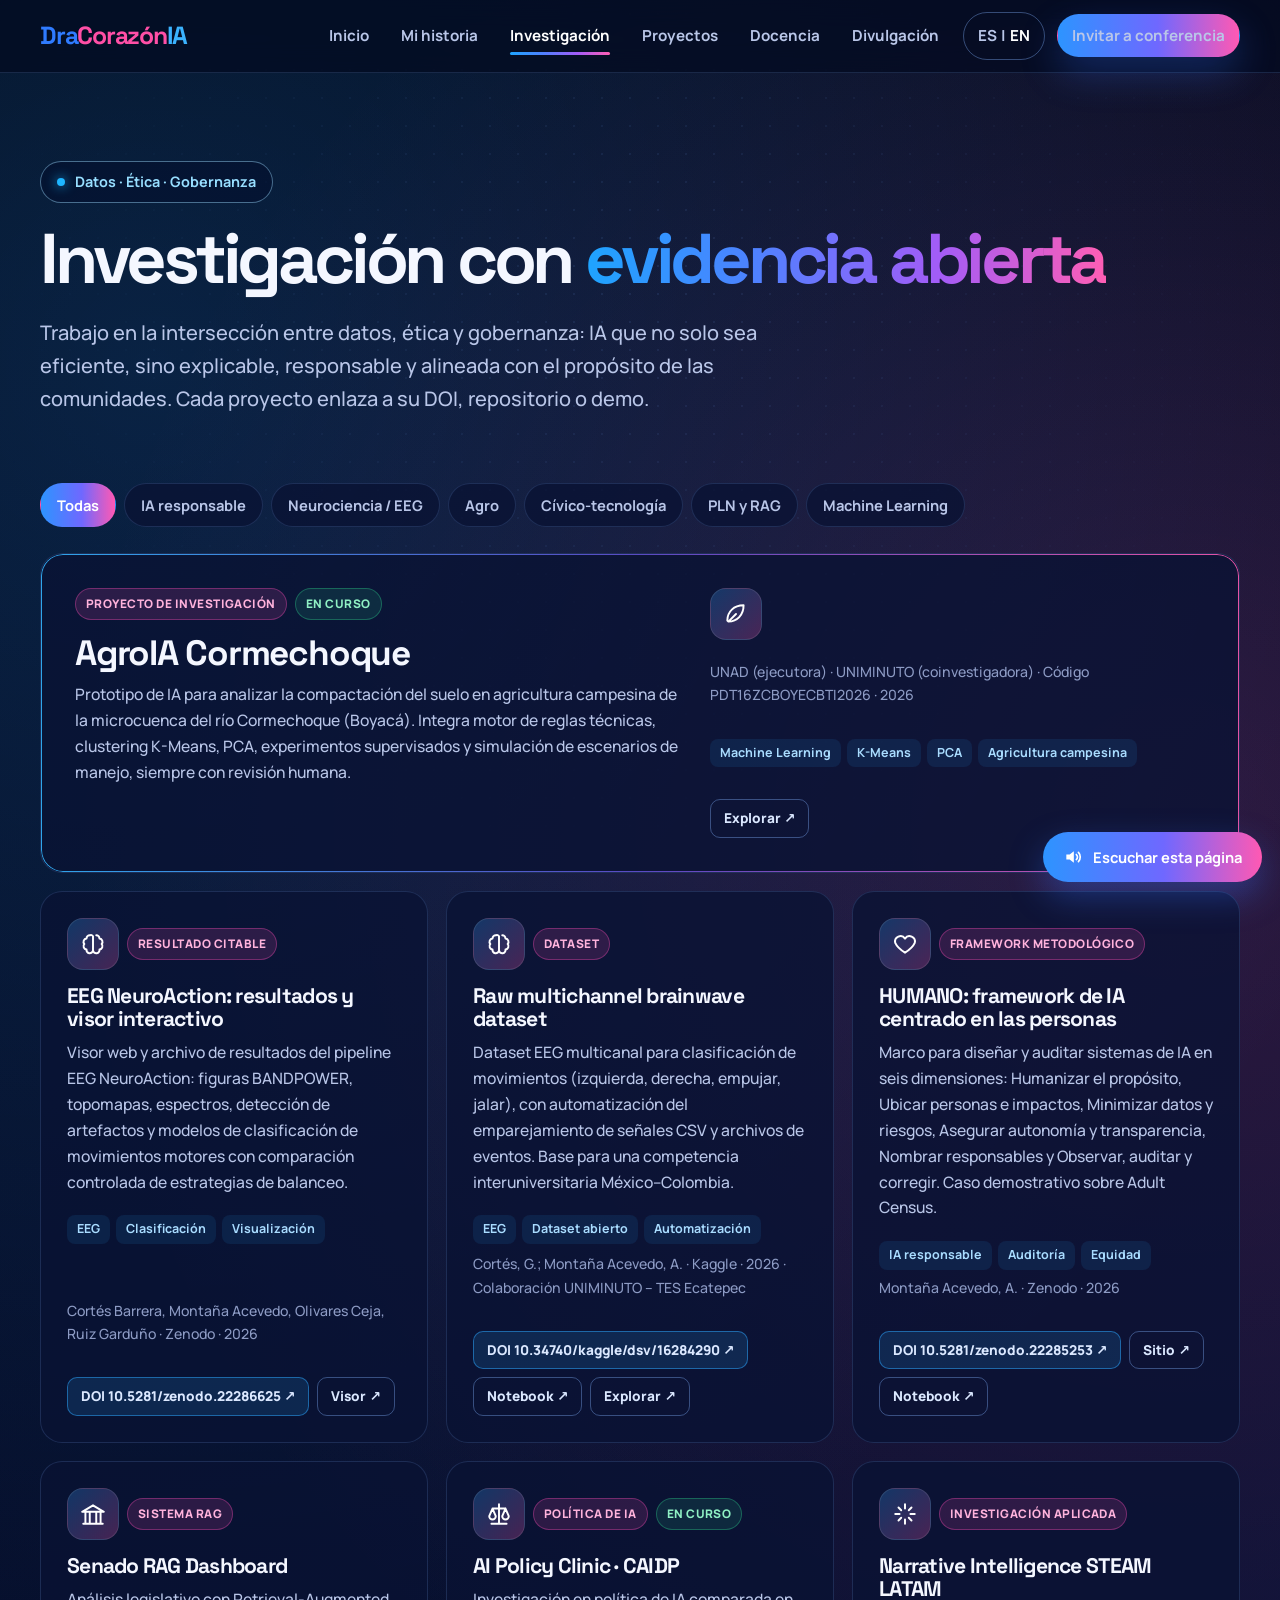
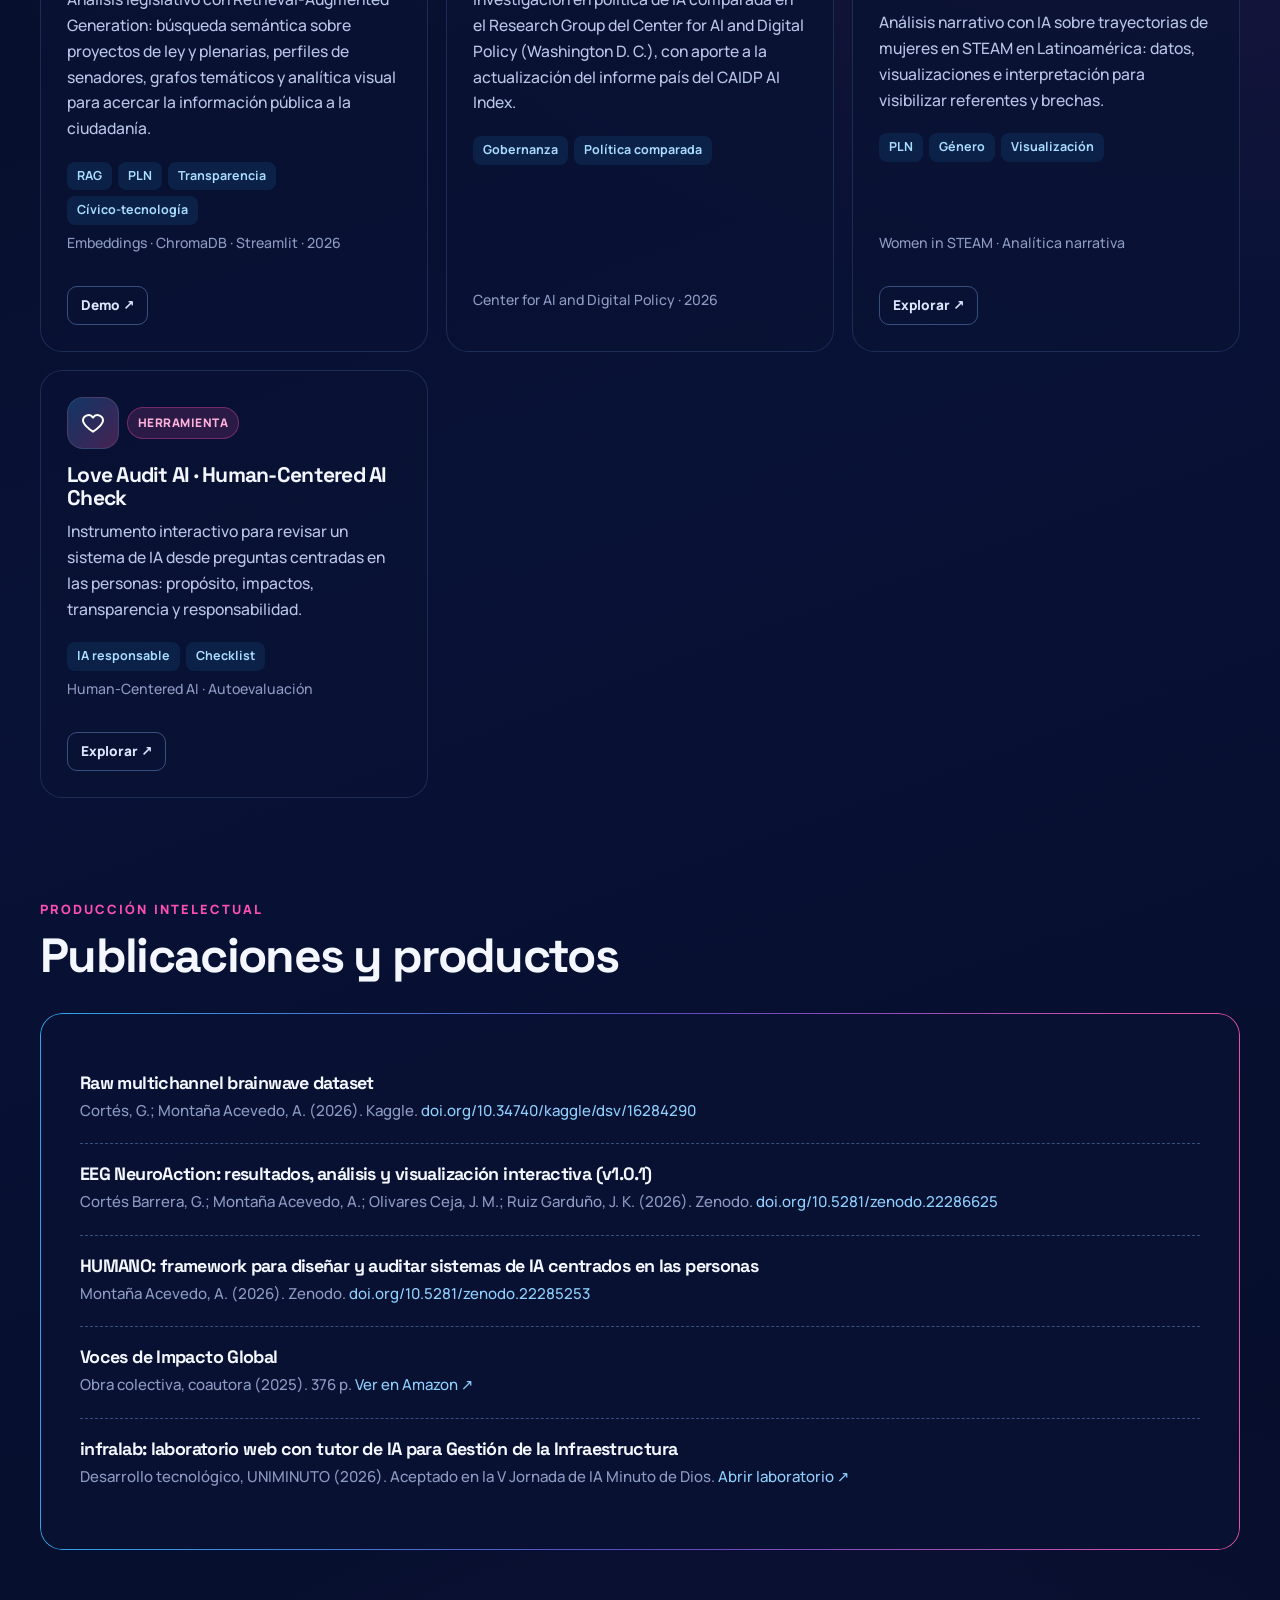
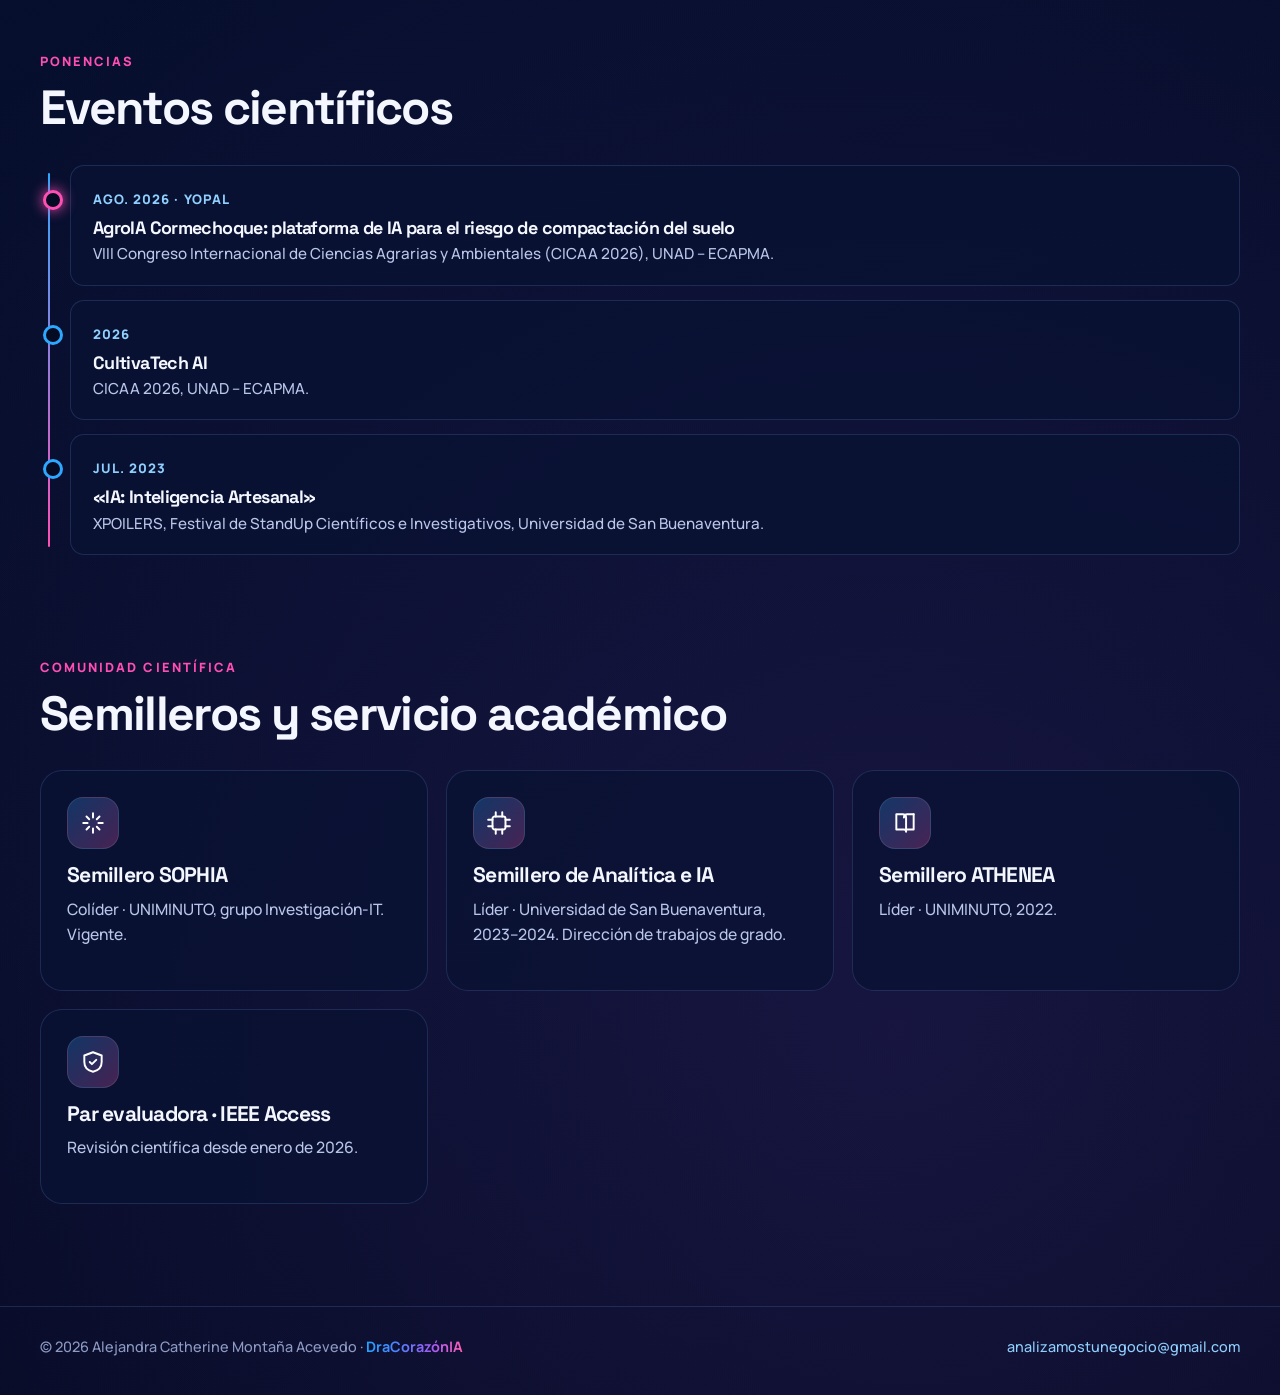
<file: investigacion.html>
<!doctype html>
<html lang="es">
<head>
  <meta charset="utf-8">
  <meta name="viewport" content="width=device-width, initial-scale=1.0, viewport-fit=cover">
  <title>Investigación · Alejandra Montaña</title>
  <meta name="description" content="Proyectos de investigación, datasets y publicaciones con DOI de Alejandra Montaña: EEG, AgroIA, HUMANO, RAG legislativo y política de IA.">
  <meta name="theme-color" content="#050b22">
  <meta property="og:title" content="Investigación · Alejandra Montaña">
  <meta property="og:description" content="Proyectos de investigación, datasets y publicaciones con DOI de Alejandra Montaña: EEG, AgroIA, HUMANO, RAG legislativo y política de IA.">
  <meta property="og:type" content="website">
  <meta property="og:image" content="https://acatherinebusinessintelligence.github.io/images/alejandra.jpg">
  <link rel="icon" href="data:image/svg+xml,%3Csvg xmlns='http://www.w3.org/2000/svg' viewBox='0 0 32 32'%3E%3Cdefs%3E%3ClinearGradient id='g' x1='0' x2='1'%3E%3Cstop offset='0' stop-color='%232d94ff'/%3E%3Cstop offset='1' stop-color='%23ff59b3'/%3E%3C/linearGradient%3E%3C/defs%3E%3Crect width='32' height='32' rx='9' fill='url(%23g)'/%3E%3Ctext x='16' y='22' font-family='Arial' font-weight='700' font-size='15' fill='white' text-anchor='middle'%3EAM%3C/text%3E%3C/svg%3E">
  <link rel="preconnect" href="https://fonts.googleapis.com">
  <link rel="preconnect" href="https://fonts.gstatic.com" crossorigin>
  <link href="https://fonts.googleapis.com/css2?family=Space+Grotesk:wght@500;700;800&family=Manrope:wght@500;600;700;800&display=swap" rel="stylesheet">
  <link rel="alternate" hreflang="es" href="https://acatherinebusinessintelligence.github.io/investigacion.html">
  <link rel="alternate" hreflang="en" href="https://acatherinebusinessintelligence.github.io/en/investigacion.html">
  <link rel="alternate" hreflang="x-default" href="https://acatherinebusinessintelligence.github.io/investigacion.html">
  <link rel="stylesheet" href="style.css?v=17">
</head>
<body>
<a class="skip" href="#contenido">Saltar al contenido</a>
<header class="site-header">
  <div class="wrap nav">
    <a class="brand" href="index.html" aria-label="DraCorazónIA, inicio"><span class="dra">Dra</span><span class="corazon">Corazón</span><span class="ia">IA</span></a>
    <button class="menu-btn" aria-expanded="false" aria-controls="nav-links" aria-label="Abrir menú">
      <svg viewBox="0 0 24 24" fill="none" stroke="currentColor" stroke-width="2" stroke-linecap="round"><path d="M4 7h16M4 12h16M4 17h16"/></svg>
    </button>
    <nav id="nav-links" class="nav-links" aria-label="Principal">
        <a href="index.html">Inicio</a>
        <a href="historia.html">Mi historia</a>
        <a href="investigacion.html" aria-current="page">Investigación</a>
        <a href="proyectos.html">Proyectos</a>
        <a href="docencia.html">Docencia</a>
        <a href="divulgacion.html">Divulgación</a>
      <a class="lang-switch" href="en/investigacion.html" hreflang="en" lang="en" aria-label="Read in English"><span aria-hidden="true">ES</span> | <b>EN</b></a>
      <a class="btn btn-primary btn-sm nav-cta" href="mailto:analizamostunegocio@gmail.com?subject=Invitaci%C3%B3n%20a%20conferencia">Invitar a conferencia</a>
    </nav>
  </div>
</header>

<main id="contenido">
  <div class="wrap">
    <section class="page-hero">
      <span class="eyebrow">Datos · Ética · Gobernanza</span>
      <h1>Investigación con <span class="grad-text">evidencia abierta</span></h1>
      <p class="lead">Trabajo en la intersección entre datos, ética y gobernanza: IA que no solo sea eficiente, sino explicable,
      responsable y alineada con el propósito de las comunidades. Cada proyecto enlaza a su DOI, repositorio o demo.</p>
    </section>

    <section class="section" style="padding-top:40px">
      <div class="filters" role="group" aria-label="Filtrar por línea">
        <button class="filter" data-filter="all" aria-pressed="true">Todas</button>
        <button class="filter" data-filter="etica" aria-pressed="false">IA responsable</button>
        <button class="filter" data-filter="neuro" aria-pressed="false">Neurociencia / EEG</button>
        <button class="filter" data-filter="agro" aria-pressed="false">Agro</button>
        <button class="filter" data-filter="civica" aria-pressed="false">Cívico-tecnología</button>
        <button class="filter" data-filter="nlp" aria-pressed="false">PLN y RAG</button>
        <button class="filter" data-filter="ml" aria-pressed="false">Machine Learning</button>
      </div>
      <div class="grid">
      <article class="card featured reveal" data-topics="agro ml">
        <div>
          <div class="badges"><span class="badge type">Proyecto de investigación</span><span class="badge live">En curso</span></div>
          <h3>AgroIA Cormechoque</h3>
          <p>Prototipo de IA para analizar la compactación del suelo en agricultura campesina de la microcuenca del río Cormechoque (Boyacá). Integra motor de reglas técnicas, clustering K-Means, PCA, experimentos supervisados y simulación de escenarios de manejo, siempre con revisión humana.</p>
        </div>
        <div style="display:flex;flex-direction:column;justify-content:center;gap:14px">
          <div class="icon"><svg viewBox="0 0 24 24" aria-hidden="true"><path d="M5 19c8 0 14-6 14-15-9 0-15 6-15 14zM5 19l7-7"/></svg></div>
          <p class="meta">UNAD (ejecutora) · UNIMINUTO (coinvestigadora) · Código PDT16ZCBOYECBTI2026 · 2026</p>
          <div class="tags"><span class="tag">Machine Learning</span><span class="tag">K-Means</span><span class="tag">PCA</span><span class="tag">Agricultura campesina</span></div>
          <div class="card-links"><a href="https://acatherinebusinessintelligence.github.io/agroia-cormechoque-public/" target="_blank" rel="noopener">Explorar ↗</a></div>
        </div>
      </article>
      <article class="card reveal" data-topics="neuro ml">
        <div class="badges"><div class="icon"><svg viewBox="0 0 24 24" aria-hidden="true"><path d="M9 4a3 3 0 0 0-3 3 3 3 0 0 0-2 5 3 3 0 0 0 2 5 3 3 0 0 0 6 1V5a2 2 0 0 0-3-1zM15 4a3 3 0 0 1 3 3 3 3 0 0 1 2 5 3 3 0 0 1-2 5 3 3 0 0 1-6 1"/></svg></div><span class="badge type">Resultado citable</span></div>
        <h3>EEG NeuroAction: resultados y visor interactivo</h3>
        <p>Visor web y archivo de resultados del pipeline EEG NeuroAction: figuras BANDPOWER, topomapas, espectros, detección de artefactos y modelos de clasificación de movimientos motores con comparación controlada de estrategias de balanceo.</p>
        <div class="tags"><span class="tag">EEG</span><span class="tag">Clasificación</span><span class="tag">Visualización</span></div>
        <p class="meta">Cortés Barrera, Montaña Acevedo, Olivares Ceja, Ruiz Garduño · Zenodo · 2026</p>
        <div class="card-links"><a class="doi" href="https://doi.org/10.5281/zenodo.22286625" target="_blank" rel="noopener">DOI 10.5281/zenodo.22286625 ↗</a><a href="https://acatherinebusinessintelligence.github.io/eeg-neuroaction-resultados/" target="_blank" rel="noopener">Visor ↗</a></div>
      </article>
      <article class="card reveal" data-topics="neuro">
        <div class="badges"><div class="icon"><svg viewBox="0 0 24 24" aria-hidden="true"><path d="M9 4a3 3 0 0 0-3 3 3 3 0 0 0-2 5 3 3 0 0 0 2 5 3 3 0 0 0 6 1V5a2 2 0 0 0-3-1zM15 4a3 3 0 0 1 3 3 3 3 0 0 1 2 5 3 3 0 0 1-2 5 3 3 0 0 1-6 1"/></svg></div><span class="badge type">Dataset</span></div>
        <h3>Raw multichannel brainwave dataset</h3>
        <p>Dataset EEG multicanal para clasificación de movimientos (izquierda, derecha, empujar, jalar), con automatización del emparejamiento de señales CSV y archivos de eventos. Base para una competencia interuniversitaria México–Colombia.</p>
        <div class="tags"><span class="tag">EEG</span><span class="tag">Dataset abierto</span><span class="tag">Automatización</span></div>
        <p class="meta">Cortés, G.; Montaña Acevedo, A. · Kaggle · 2026 · Colaboración UNIMINUTO – TES Ecatepec</p>
        <div class="card-links"><a class="doi" href="https://doi.org/10.34740/kaggle/dsv/16284290" target="_blank" rel="noopener">DOI 10.34740/kaggle/dsv/16284290 ↗</a><a href="https://www.kaggle.com/code/alejandramontana/notebookf9575a2f76" target="_blank" rel="noopener">Notebook ↗</a><a href="https://acatherinebusinessintelligence.github.io/EEG_Mexico_Colombia/" target="_blank" rel="noopener">Explorar ↗</a></div>
      </article>
      <article class="card reveal" data-topics="etica">
        <div class="badges"><div class="icon"><svg viewBox="0 0 24 24" aria-hidden="true"><path d="M12 20s-7-4.4-9-9a5 5 0 0 1 9-4 5 5 0 0 1 9 4c-2 4.6-9 9-9 9z"/></svg></div><span class="badge type">Framework metodológico</span></div>
        <h3>HUMANO: framework de IA centrado en las personas</h3>
        <p>Marco para diseñar y auditar sistemas de IA en seis dimensiones: Humanizar el propósito, Ubicar personas e impactos, Minimizar datos y riesgos, Asegurar autonomía y transparencia, Nombrar responsables y Observar, auditar y corregir. Caso demostrativo sobre Adult Census.</p>
        <div class="tags"><span class="tag">IA responsable</span><span class="tag">Auditoría</span><span class="tag">Equidad</span></div>
        <p class="meta">Montaña Acevedo, A. · Zenodo · 2026</p>
        <div class="card-links"><a class="doi" href="https://doi.org/10.5281/zenodo.22285253" target="_blank" rel="noopener">DOI 10.5281/zenodo.22285253 ↗</a><a href="https://acatherinebusinessintelligence.github.io/humano-ai-framework/" target="_blank" rel="noopener">Sitio ↗</a><a href="https://www.kaggle.com/code/alejandramontana/humano-adult-census-kaggle" target="_blank" rel="noopener">Notebook ↗</a></div>
      </article>
      <article class="card reveal" data-topics="civica nlp">
        <div class="badges"><div class="icon"><svg viewBox="0 0 24 24" aria-hidden="true"><path d="M3 21h18M5 21V10M9 21V10M15 21V10M19 21V10M2 10l10-6 10 6z"/></svg></div><span class="badge type">Sistema RAG</span></div>
        <h3>Senado RAG Dashboard</h3>
        <p>Análisis legislativo con Retrieval-Augmented Generation: búsqueda semántica sobre proyectos de ley y plenarias, perfiles de senadores, grafos temáticos y analítica visual para acercar la información pública a la ciudadanía.</p>
        <div class="tags"><span class="tag">RAG</span><span class="tag">PLN</span><span class="tag">Transparencia</span><span class="tag">Cívico-tecnología</span></div>
        <p class="meta">Embeddings · ChromaDB · Streamlit · 2026</p>
        <div class="card-links"><a href="https://acatherinebusinessintelligence.github.io/senado-rag-dashboard/#vision" target="_blank" rel="noopener">Demo ↗</a></div>
      </article>
      <article class="card reveal" data-topics="etica civica">
        <div class="badges"><div class="icon"><svg viewBox="0 0 24 24" aria-hidden="true"><path d="M12 3v18M5 21h14M6 7h12M6 7l-3 7a3 3 0 0 0 6 0zM18 7l-3 7a3 3 0 0 0 6 0z"/></svg></div><span class="badge type">Política de IA</span><span class="badge live">En curso</span></div>
        <h3>AI Policy Clinic · CAIDP</h3>
        <p>Investigación en política de IA comparada en el Research Group del Center for AI and Digital Policy (Washington D. C.), con aporte a la actualización del informe país del CAIDP AI Index.</p>
        <div class="tags"><span class="tag">Gobernanza</span><span class="tag">Política comparada</span></div>
        <p class="meta">Center for AI and Digital Policy · 2026</p>
        
      </article>
      <article class="card reveal" data-topics="etica nlp">
        <div class="badges"><div class="icon"><svg viewBox="0 0 24 24" aria-hidden="true"><path d="M12 3v4M12 17v4M3 12h4M17 12h4M6 6l2.5 2.5M15.5 15.5 18 18M6 18l2.5-2.5M15.5 8.5 18 6"/></svg></div><span class="badge type">Investigación aplicada</span></div>
        <h3>Narrative Intelligence STEAM LATAM</h3>
        <p>Análisis narrativo con IA sobre trayectorias de mujeres en STEAM en Latinoamérica: datos, visualizaciones e interpretación para visibilizar referentes y brechas.</p>
        <div class="tags"><span class="tag">PLN</span><span class="tag">Género</span><span class="tag">Visualización</span></div>
        <p class="meta">Women in STEAM · Analítica narrativa</p>
        <div class="card-links"><a href="https://acatherinebusinessintelligence.github.io/steam-women-narrative-ai-complete/" target="_blank" rel="noopener">Explorar ↗</a></div>
      </article>
      <article class="card reveal" data-topics="etica">
        <div class="badges"><div class="icon"><svg viewBox="0 0 24 24" aria-hidden="true"><path d="M12 20s-7-4.4-9-9a5 5 0 0 1 9-4 5 5 0 0 1 9 4c-2 4.6-9 9-9 9z"/></svg></div><span class="badge type">Herramienta</span></div>
        <h3>Love Audit AI · Human-Centered AI Check</h3>
        <p>Instrumento interactivo para revisar un sistema de IA desde preguntas centradas en las personas: propósito, impactos, transparencia y responsabilidad.</p>
        <div class="tags"><span class="tag">IA responsable</span><span class="tag">Checklist</span></div>
        <p class="meta">Human-Centered AI · Autoevaluación</p>
        <div class="card-links"><a href="https://acatherinebusinessintelligence.github.io/Love-Audit-AI/" target="_blank" rel="noopener">Explorar ↗</a></div>
      </article>
      </div>
    </section>

    <section class="section">
      <div class="section-head"><div><span class="kicker">Producción intelectual</span><h2>Publicaciones y productos</h2></div></div>
      <div class="panel reveal">
        <div class="pub"><h3>Raw multichannel brainwave dataset</h3>
          <p>Cortés, G.; Montaña Acevedo, A. (2026). Kaggle. <a href="https://doi.org/10.34740/kaggle/dsv/16284290" target="_blank" rel="noopener">doi.org/10.34740/kaggle/dsv/16284290</a></p></div>
        <div class="pub"><h3>EEG NeuroAction: resultados, análisis y visualización interactiva (v1.0.1)</h3>
          <p>Cortés Barrera, G.; Montaña Acevedo, A.; Olivares Ceja, J. M.; Ruiz Garduño, J. K. (2026). Zenodo. <a href="https://doi.org/10.5281/zenodo.22286625" target="_blank" rel="noopener">doi.org/10.5281/zenodo.22286625</a></p></div>
        <div class="pub"><h3>HUMANO: framework para diseñar y auditar sistemas de IA centrados en las personas</h3>
          <p>Montaña Acevedo, A. (2026). Zenodo. <a href="https://doi.org/10.5281/zenodo.22285253" target="_blank" rel="noopener">doi.org/10.5281/zenodo.22285253</a></p></div>
        <div class="pub"><h3>Voces de Impacto Global</h3>
          <p>Obra colectiva, coautora (2025). 376 p. <a href="https://www.amazon.com/-/es/dp/B0G52C9DPS" target="_blank" rel="noopener">Ver en Amazon ↗</a></p></div>
        <div class="pub"><h3>infralab: laboratorio web con tutor de IA para Gestión de la Infraestructura</h3>
          <p>Desarrollo tecnológico, UNIMINUTO (2026). Aceptado en la V Jornada de IA Minuto de Dios. <a href="https://acatherinebusinessintelligence.github.io/infralab/" target="_blank" rel="noopener">Abrir laboratorio ↗</a></p></div>
      </div>
    </section>

    <section class="section">
      <div class="section-head"><div><span class="kicker">Ponencias</span><h2>Eventos científicos</h2></div></div>
      <div class="timeline">
        <div class="tl-item now reveal"><span class="when">Ago. 2026 · Yopal</span><h3>AgroIA Cormechoque: plataforma de IA para el riesgo de compactación del suelo</h3>
          <p>VIII Congreso Internacional de Ciencias Agrarias y Ambientales (CICAA 2026), UNAD – ECAPMA.</p></div>
        <div class="tl-item reveal"><span class="when">2026</span><h3>CultivaTech AI</h3><p>CICAA 2026, UNAD – ECAPMA.</p></div>
        <div class="tl-item reveal"><span class="when">Jul. 2023</span><h3>«IA: Inteligencia Artesanal»</h3>
          <p>XPOILERS, Festival de StandUp Científicos e Investigativos, Universidad de San Buenaventura.</p></div>
      </div>
    </section>

    <section class="section">
      <div class="section-head"><div><span class="kicker">Comunidad científica</span><h2>Semilleros y servicio académico</h2></div></div>
      <div class="grid">
        <div class="card reveal"><div class="icon"><svg viewBox="0 0 24 24" aria-hidden="true"><path d="M12 3v4M12 17v4M3 12h4M17 12h4M6 6l2.5 2.5M15.5 15.5 18 18M6 18l2.5-2.5M15.5 8.5 18 6"/></svg></div><h3>Semillero SOPHIA</h3><p>Colíder · UNIMINUTO, grupo Investigación-IT. Vigente.</p></div>
        <div class="card reveal"><div class="icon"><svg viewBox="0 0 24 24" aria-hidden="true"><rect x="6" y="6" width="12" height="12" rx="2"/><path d="M9 2v4M15 2v4M9 18v4M15 18v4M2 9h4M2 15h4M18 9h4M18 15h4"/></svg></div><h3>Semillero de Analítica e IA</h3><p>Líder · Universidad de San Buenaventura, 2023–2024. Dirección de trabajos de grado.</p></div>
        <div class="card reveal"><div class="icon"><svg viewBox="0 0 24 24" aria-hidden="true"><path d="M4 4h6a3 3 0 0 1 3 3v13a2 2 0 0 0-2-2H4zM20 4h-6a3 3 0 0 0-3 3"/><path d="M20 4v14h-7"/></svg></div><h3>Semillero ATHENEA</h3><p>Líder · UNIMINUTO, 2022.</p></div>
        <div class="card reveal"><div class="icon"><svg viewBox="0 0 24 24" aria-hidden="true"><path d="M12 3 4 6v6c0 5 3.5 8 8 9 4.5-1 8-4 8-9V6z"/><path d="m9 12 2 2 4-4"/></svg></div><h3>Par evaluadora · IEEE Access</h3><p>Revisión científica desde enero de 2026.</p></div>
      </div>
    </section>
  </div>
</main>

<footer class="site-footer">
  <div class="wrap">
    <span>© 2026 Alejandra Catherine Montaña Acevedo · <span class="grad-text"><strong>DraCorazónIA</strong></span></span>
    <span><a href="mailto:analizamostunegocio@gmail.com">analizamostunegocio@gmail.com</a></span>
  </div>
</footer>
<script src="main.js?v=17"></script>
</body>
</html>
</file>
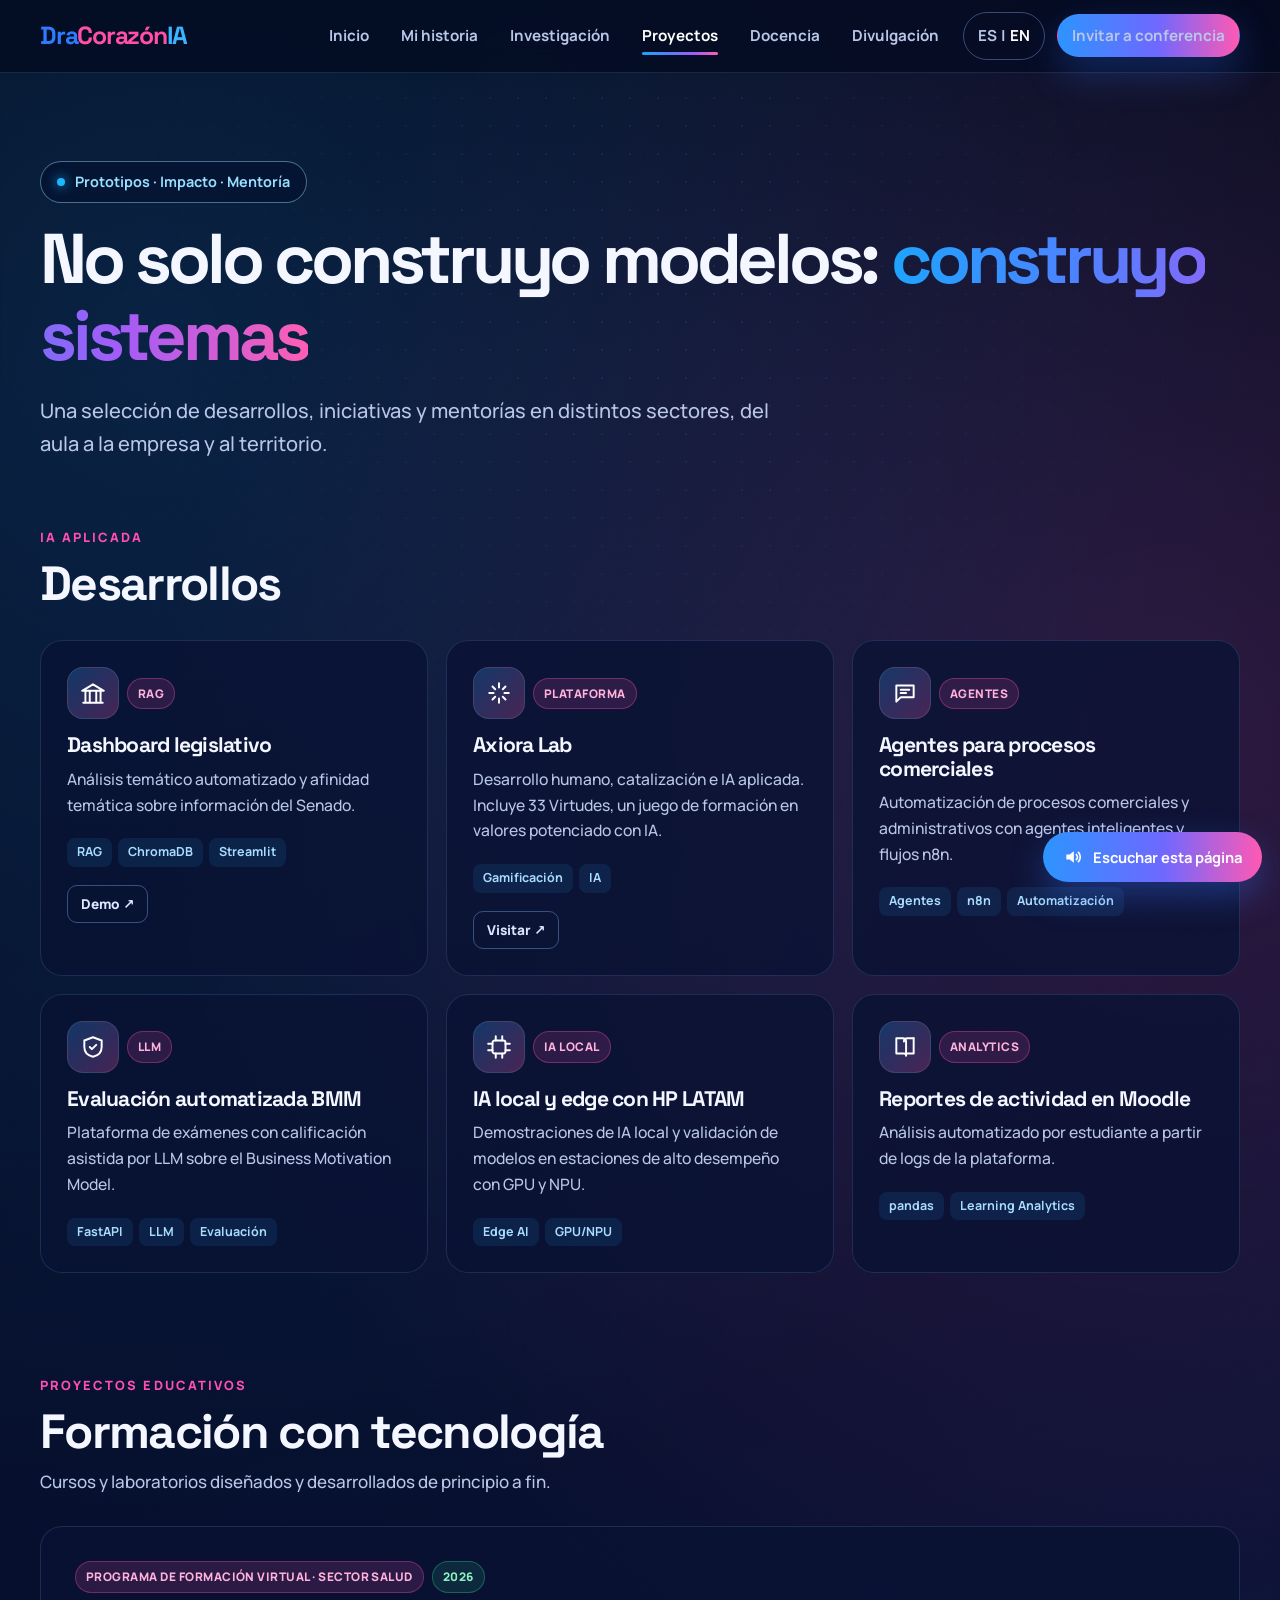
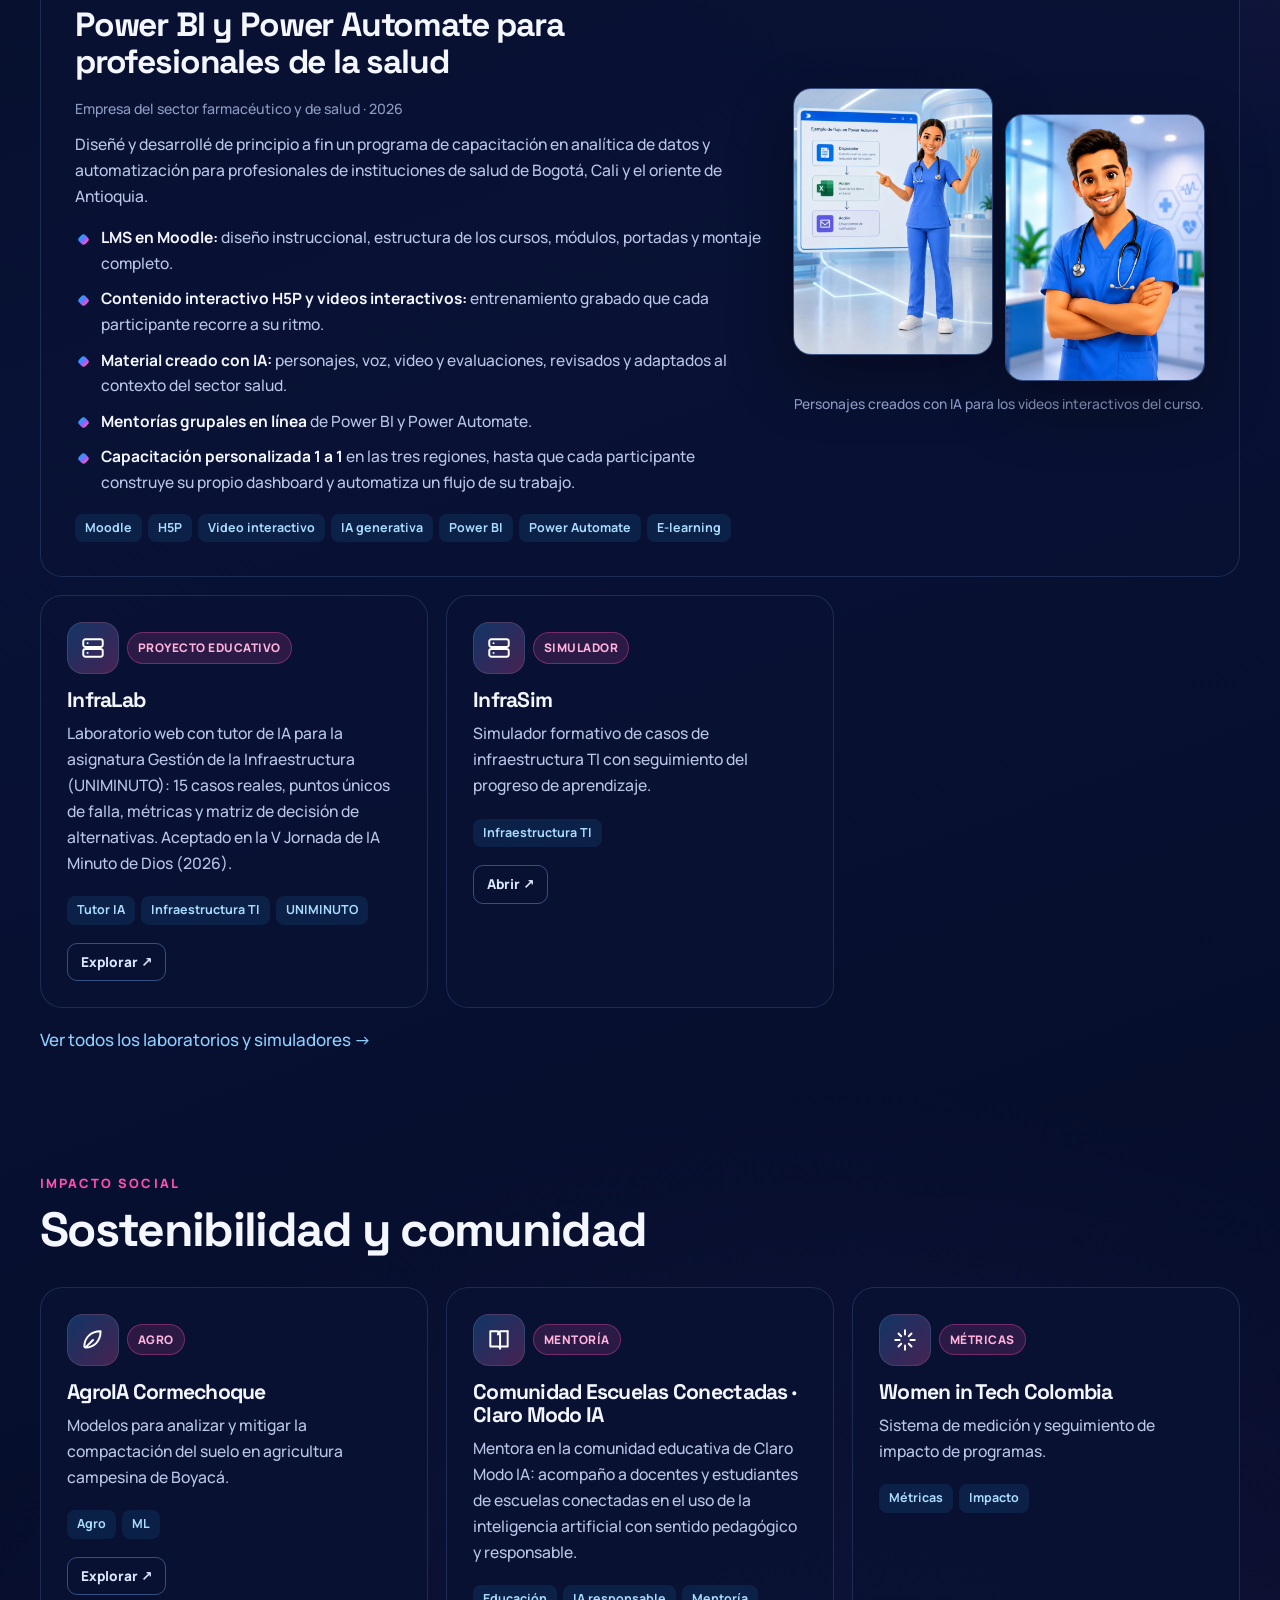
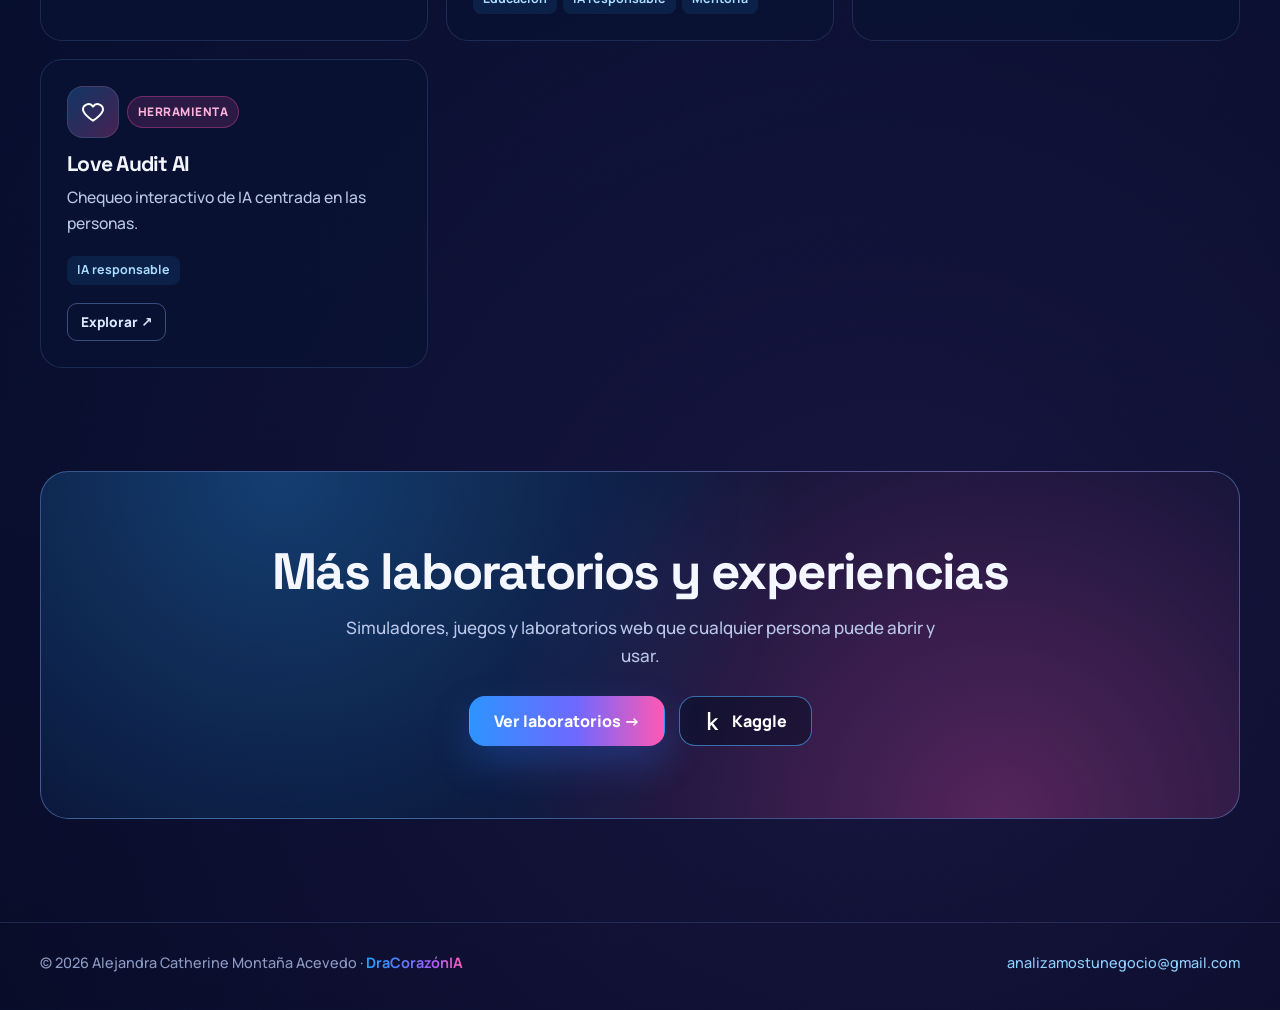
<file: proyectos.html>
<!doctype html>
<html lang="es">
<head>
  <meta charset="utf-8">
  <meta name="viewport" content="width=device-width, initial-scale=1.0, viewport-fit=cover">
  <title>Proyectos · Alejandra Montaña</title>
  <meta name="description" content="Prototipos y proyectos de IA aplicada e impacto social de Alejandra Montaña.">
  <meta name="theme-color" content="#050b22">
  <meta property="og:title" content="Proyectos · Alejandra Montaña">
  <meta property="og:description" content="Prototipos y proyectos de IA aplicada e impacto social de Alejandra Montaña.">
  <meta property="og:type" content="website">
  <meta property="og:image" content="https://acatherinebusinessintelligence.github.io/images/alejandra.jpg">
  <link rel="icon" href="data:image/svg+xml,%3Csvg xmlns='http://www.w3.org/2000/svg' viewBox='0 0 32 32'%3E%3Cdefs%3E%3ClinearGradient id='g' x1='0' x2='1'%3E%3Cstop offset='0' stop-color='%232d94ff'/%3E%3Cstop offset='1' stop-color='%23ff59b3'/%3E%3C/linearGradient%3E%3C/defs%3E%3Crect width='32' height='32' rx='9' fill='url(%23g)'/%3E%3Ctext x='16' y='22' font-family='Arial' font-weight='700' font-size='15' fill='white' text-anchor='middle'%3EAM%3C/text%3E%3C/svg%3E">
  <link rel="preconnect" href="https://fonts.googleapis.com">
  <link rel="preconnect" href="https://fonts.gstatic.com" crossorigin>
  <link href="https://fonts.googleapis.com/css2?family=Space+Grotesk:wght@500;700;800&family=Manrope:wght@500;600;700;800&display=swap" rel="stylesheet">
  <link rel="alternate" hreflang="es" href="https://acatherinebusinessintelligence.github.io/proyectos.html">
  <link rel="alternate" hreflang="en" href="https://acatherinebusinessintelligence.github.io/en/proyectos.html">
  <link rel="alternate" hreflang="x-default" href="https://acatherinebusinessintelligence.github.io/proyectos.html">
  <link rel="stylesheet" href="style.css?v=17">
</head>
<body>
<a class="skip" href="#contenido">Saltar al contenido</a>
<header class="site-header">
  <div class="wrap nav">
    <a class="brand" href="index.html" aria-label="DraCorazónIA, inicio"><span class="dra">Dra</span><span class="corazon">Corazón</span><span class="ia">IA</span></a>
    <button class="menu-btn" aria-expanded="false" aria-controls="nav-links" aria-label="Abrir menú">
      <svg viewBox="0 0 24 24" fill="none" stroke="currentColor" stroke-width="2" stroke-linecap="round"><path d="M4 7h16M4 12h16M4 17h16"/></svg>
    </button>
    <nav id="nav-links" class="nav-links" aria-label="Principal">
        <a href="index.html">Inicio</a>
        <a href="historia.html">Mi historia</a>
        <a href="investigacion.html">Investigación</a>
        <a href="proyectos.html" aria-current="page">Proyectos</a>
        <a href="docencia.html">Docencia</a>
        <a href="divulgacion.html">Divulgación</a>
      <a class="lang-switch" href="en/proyectos.html" hreflang="en" lang="en" aria-label="Read in English"><span aria-hidden="true">ES</span> | <b>EN</b></a>
      <a class="btn btn-primary btn-sm nav-cta" href="mailto:analizamostunegocio@gmail.com?subject=Invitaci%C3%B3n%20a%20conferencia">Invitar a conferencia</a>
    </nav>
  </div>
</header>

<main id="contenido">
  <div class="wrap">
    <section class="page-hero">
      <span class="eyebrow">Prototipos · Impacto · Mentoría</span>
      <h1>No solo construyo modelos: <span class="grad-text">construyo sistemas</span></h1>
      <p class="lead">Una selección de desarrollos, iniciativas y mentorías en distintos sectores, del aula a la empresa y al territorio.</p>
    </section>

    <section class="section" style="padding-top:40px">
      <div class="section-head"><div><span class="kicker">IA aplicada</span><h2>Desarrollos</h2></div></div>
      <div class="grid">
        <article class="card reveal">
          <div class="badges"><div class="icon"><svg viewBox="0 0 24 24" aria-hidden="true"><path d="M3 21h18M5 21V10M9 21V10M15 21V10M19 21V10M2 10l10-6 10 6z"/></svg></div><span class="badge type">RAG</span></div>
          <h3>Dashboard legislativo</h3><p>Análisis temático automatizado y afinidad temática sobre información del Senado.</p><div class="tags"><span class="tag">RAG</span><span class="tag">ChromaDB</span><span class="tag">Streamlit</span></div><div class="card-links"><a href="https://acatherinebusinessintelligence.github.io/senado-rag-dashboard/#vision" target="_blank" rel="noopener">Demo ↗</a></div>
        </article>
        <article class="card reveal">
          <div class="badges"><div class="icon"><svg viewBox="0 0 24 24" aria-hidden="true"><path d="M12 3v4M12 17v4M3 12h4M17 12h4M6 6l2.5 2.5M15.5 15.5 18 18M6 18l2.5-2.5M15.5 8.5 18 6"/></svg></div><span class="badge type">Plataforma</span></div>
          <h3>Axiora Lab</h3><p>Desarrollo humano, catalización e IA aplicada. Incluye 33 Virtudes, un juego de formación en valores potenciado con IA.</p><div class="tags"><span class="tag">Gamificación</span><span class="tag">IA</span></div><div class="card-links"><a href="https://axiora-lab.onrender.com/" target="_blank" rel="noopener">Visitar ↗</a></div>
        </article>
        <article class="card reveal">
          <div class="badges"><div class="icon"><svg viewBox="0 0 24 24" aria-hidden="true"><path d="M4 5h16v11H8l-4 4z"/><path d="M8 9h8M8 12h5"/></svg></div><span class="badge type">Agentes</span></div>
          <h3>Agentes para procesos comerciales</h3><p>Automatización de procesos comerciales y administrativos con agentes inteligentes y flujos n8n.</p><div class="tags"><span class="tag">Agentes</span><span class="tag">n8n</span><span class="tag">Automatización</span></div>
        </article>
        <article class="card reveal">
          <div class="badges"><div class="icon"><svg viewBox="0 0 24 24" aria-hidden="true"><path d="M12 3 4 6v6c0 5 3.5 8 8 9 4.5-1 8-4 8-9V6z"/><path d="m9 12 2 2 4-4"/></svg></div><span class="badge type">LLM</span></div>
          <h3>Evaluación automatizada BMM</h3><p>Plataforma de exámenes con calificación asistida por LLM sobre el Business Motivation Model.</p><div class="tags"><span class="tag">FastAPI</span><span class="tag">LLM</span><span class="tag">Evaluación</span></div>
        </article>
        <article class="card reveal">
          <div class="badges"><div class="icon"><svg viewBox="0 0 24 24" aria-hidden="true"><rect x="6" y="6" width="12" height="12" rx="2"/><path d="M9 2v4M15 2v4M9 18v4M15 18v4M2 9h4M2 15h4M18 9h4M18 15h4"/></svg></div><span class="badge type">IA local</span></div>
          <h3>IA local y edge con HP LATAM</h3><p>Demostraciones de IA local y validación de modelos en estaciones de alto desempeño con GPU y NPU.</p><div class="tags"><span class="tag">Edge AI</span><span class="tag">GPU/NPU</span></div>
        </article>
        <article class="card reveal">
          <div class="badges"><div class="icon"><svg viewBox="0 0 24 24" aria-hidden="true"><path d="M4 4h6a3 3 0 0 1 3 3v13a2 2 0 0 0-2-2H4zM20 4h-6a3 3 0 0 0-3 3"/><path d="M20 4v14h-7"/></svg></div><span class="badge type">Analytics</span></div>
          <h3>Reportes de actividad en Moodle</h3><p>Análisis automatizado por estudiante a partir de logs de la plataforma.</p><div class="tags"><span class="tag">pandas</span><span class="tag">Learning Analytics</span></div>
        </article>
      </div>
    </section>

    <section class="section">
      <div class="section-head"><div><span class="kicker">Proyectos educativos</span><h2>Formación con tecnología</h2>
        <p>Cursos y laboratorios diseñados y desarrollados de principio a fin.</p></div></div>
      <div class="grid">
        <article class="card course-feature reveal">
          <div class="course-text">
            <div class="badges"><span class="badge type">Programa de formación virtual · Sector salud</span><span class="badge live">2026</span></div>
            <h3>Power BI y Power Automate para profesionales de la salud</h3>
            <p class="meta" style="margin:0 0 12px">Empresa del sector farmacéutico y de salud · 2026</p>
            <p>Diseñé y desarrollé de principio a fin un programa de capacitación en analítica de datos y automatización para profesionales
            de instituciones de salud de Bogotá, Cali y el oriente de Antioquia.</p>
            <ul class="list course-list">
              <li><strong>LMS en Moodle:</strong> diseño instruccional, estructura de los cursos, módulos, portadas y montaje completo.</li>
              <li><strong>Contenido interactivo H5P y videos interactivos:</strong> entrenamiento grabado que cada participante recorre a su ritmo.</li>
              <li><strong>Material creado con IA:</strong> personajes, voz, video y evaluaciones, revisados y adaptados al contexto del sector salud.</li>
              <li><strong>Mentorías grupales en línea</strong> de Power BI y Power Automate.</li>
              <li><strong>Capacitación personalizada 1 a 1</strong> en las tres regiones, hasta que cada participante construye su propio dashboard y automatiza un flujo de su trabajo.</li>
            </ul>
            <div class="tags"><span class="tag">Moodle</span><span class="tag">H5P</span><span class="tag">Video interactivo</span><span class="tag">IA generativa</span><span class="tag">Power BI</span><span class="tag">Power Automate</span><span class="tag">E-learning</span></div>
          </div>
          <figure class="course-media">
            <div class="course-shots">
              <picture><source srcset="images/curso-salud/avatar-flujo-power-automate.webp" type="image/webp">
                <img src="images/curso-salud/avatar-flujo-power-automate.jpg" alt="Personaje creado con IA explicando un flujo de Power Automate: formulario, Excel y correo de notificación" width="720" height="960" loading="lazy"></picture>
              <picture><source srcset="images/curso-salud/avatar-profesional-salud.webp" type="image/webp">
                <img src="images/curso-salud/avatar-profesional-salud.jpg" alt="Personaje creado con IA que representa a un profesional de la salud" width="720" height="960" loading="lazy"></picture>
            </div>
            <figcaption>Personajes creados con IA para los videos interactivos del curso.</figcaption>
          </figure>
        </article>
        <article class="card reveal">
          <div class="badges"><div class="icon"><svg viewBox="0 0 24 24" aria-hidden="true"><rect x="3" y="4" width="18" height="7" rx="2"/><rect x="3" y="13" width="18" height="7" rx="2"/><path d="M7 7.5h.01M7 16.5h.01"/></svg></div><span class="badge type">Proyecto educativo</span></div>
          <h3>InfraLab</h3><p>Laboratorio web con tutor de IA para la asignatura Gestión de la Infraestructura (UNIMINUTO): 15 casos reales, puntos únicos de falla, métricas y matriz de decisión de alternativas. Aceptado en la V Jornada de IA Minuto de Dios (2026).</p><div class="tags"><span class="tag">Tutor IA</span><span class="tag">Infraestructura TI</span><span class="tag">UNIMINUTO</span></div><div class="card-links"><a href="https://acatherinebusinessintelligence.github.io/infralab/" target="_blank" rel="noopener">Explorar ↗</a></div>
        </article>
        <article class="card reveal">
          <div class="badges"><div class="icon"><svg viewBox="0 0 24 24" aria-hidden="true"><rect x="3" y="4" width="18" height="7" rx="2"/><rect x="3" y="13" width="18" height="7" rx="2"/><path d="M7 7.5h.01M7 16.5h.01"/></svg></div><span class="badge type">Simulador</span></div>
          <h3>InfraSim</h3><p>Simulador formativo de casos de infraestructura TI con seguimiento del progreso de aprendizaje.</p><div class="tags"><span class="tag">Infraestructura TI</span></div><div class="card-links"><a href="https://acatherinebusinessintelligence.github.io/infrasim/" target="_blank" rel="noopener">Abrir ↗</a></div>
        </article>
      </div>
      <p style="margin-top:18px"><a href="docencia.html">Ver todos los laboratorios y simuladores →</a></p>
    </section>

    <section class="section">
      <div class="section-head"><div><span class="kicker">Impacto social</span><h2>Sostenibilidad y comunidad</h2></div></div>
      <div class="grid">
        <article class="card reveal">
          <div class="badges"><div class="icon"><svg viewBox="0 0 24 24" aria-hidden="true"><path d="M5 19c8 0 14-6 14-15-9 0-15 6-15 14zM5 19l7-7"/></svg></div><span class="badge type">Agro</span></div>
          <h3>AgroIA Cormechoque</h3><p>Modelos para analizar y mitigar la compactación del suelo en agricultura campesina de Boyacá.</p><div class="tags"><span class="tag">Agro</span><span class="tag">ML</span></div><div class="card-links"><a href="https://acatherinebusinessintelligence.github.io/agroia-cormechoque-public/" target="_blank" rel="noopener">Explorar ↗</a></div>
        </article>
        <article class="card reveal">
          <div class="badges"><div class="icon"><svg viewBox="0 0 24 24" aria-hidden="true"><path d="M4 4h6a3 3 0 0 1 3 3v13a2 2 0 0 0-2-2H4zM20 4h-6a3 3 0 0 0-3 3"/><path d="M20 4v14h-7"/></svg></div><span class="badge type">Mentoría</span></div>
          <h3>Comunidad Escuelas Conectadas · Claro Modo IA</h3><p>Mentora en la comunidad educativa de Claro Modo IA: acompaño a docentes y estudiantes de escuelas conectadas en el uso de la inteligencia artificial con sentido pedagógico y responsable.</p><div class="tags"><span class="tag">Educación</span><span class="tag">IA responsable</span><span class="tag">Mentoría</span></div>
        </article>
        <article class="card reveal">
          <div class="badges"><div class="icon"><svg viewBox="0 0 24 24" aria-hidden="true"><path d="M12 3v4M12 17v4M3 12h4M17 12h4M6 6l2.5 2.5M15.5 15.5 18 18M6 18l2.5-2.5M15.5 8.5 18 6"/></svg></div><span class="badge type">Métricas</span></div>
          <h3>Women in Tech Colombia</h3><p>Sistema de medición y seguimiento de impacto de programas.</p><div class="tags"><span class="tag">Métricas</span><span class="tag">Impacto</span></div>
        </article>
        <article class="card reveal">
          <div class="badges"><div class="icon"><svg viewBox="0 0 24 24" aria-hidden="true"><path d="M12 20s-7-4.4-9-9a5 5 0 0 1 9-4 5 5 0 0 1 9 4c-2 4.6-9 9-9 9z"/></svg></div><span class="badge type">Herramienta</span></div>
          <h3>Love Audit AI</h3><p>Chequeo interactivo de IA centrada en las personas.</p><div class="tags"><span class="tag">IA responsable</span></div><div class="card-links"><a href="https://acatherinebusinessintelligence.github.io/Love-Audit-AI/" target="_blank" rel="noopener">Explorar ↗</a></div>
        </article>
      </div>
    </section>

    <section class="section">
      <div class="cta reveal">
        <h2>Más laboratorios y experiencias</h2>
        <p>Simuladores, juegos y laboratorios web que cualquier persona puede abrir y usar.</p>
        <div class="hero-actions">
          <a class="btn btn-primary" href="docencia.html">Ver laboratorios →</a>
          <a class="btn btn-ghost" href="https://www.kaggle.com/alejandramontana" target="_blank" rel="noopener"><svg viewBox="0 0 24 24" aria-hidden="true"><path d="M18.8 23.6c0 .3-.1.4-.4.4h-3.1c-.2 0-.4-.1-.5-.3l-5-6.4-1.4 1.3v5c0 .3-.1.4-.4.4H5.6c-.3 0-.4-.1-.4-.4V.4c0-.3.1-.4.4-.4H8c.3 0 .4.1.4.4v14.4l6.2-6.3c.2-.2.4-.3.6-.3h3.2c.2 0 .3.1.3.2s0 .2-.1.3l-6.5 6.3 6.8 8.5c.1.1.1.2.1.3z"/></svg>Kaggle</a>
        </div>
      </div>
    </section>
  </div>
</main>

<footer class="site-footer">
  <div class="wrap">
    <span>© 2026 Alejandra Catherine Montaña Acevedo · <span class="grad-text"><strong>DraCorazónIA</strong></span></span>
    <span><a href="mailto:analizamostunegocio@gmail.com">analizamostunegocio@gmail.com</a></span>
  </div>
</footer>
<script src="main.js?v=17"></script>
</body>
</html>
</file>
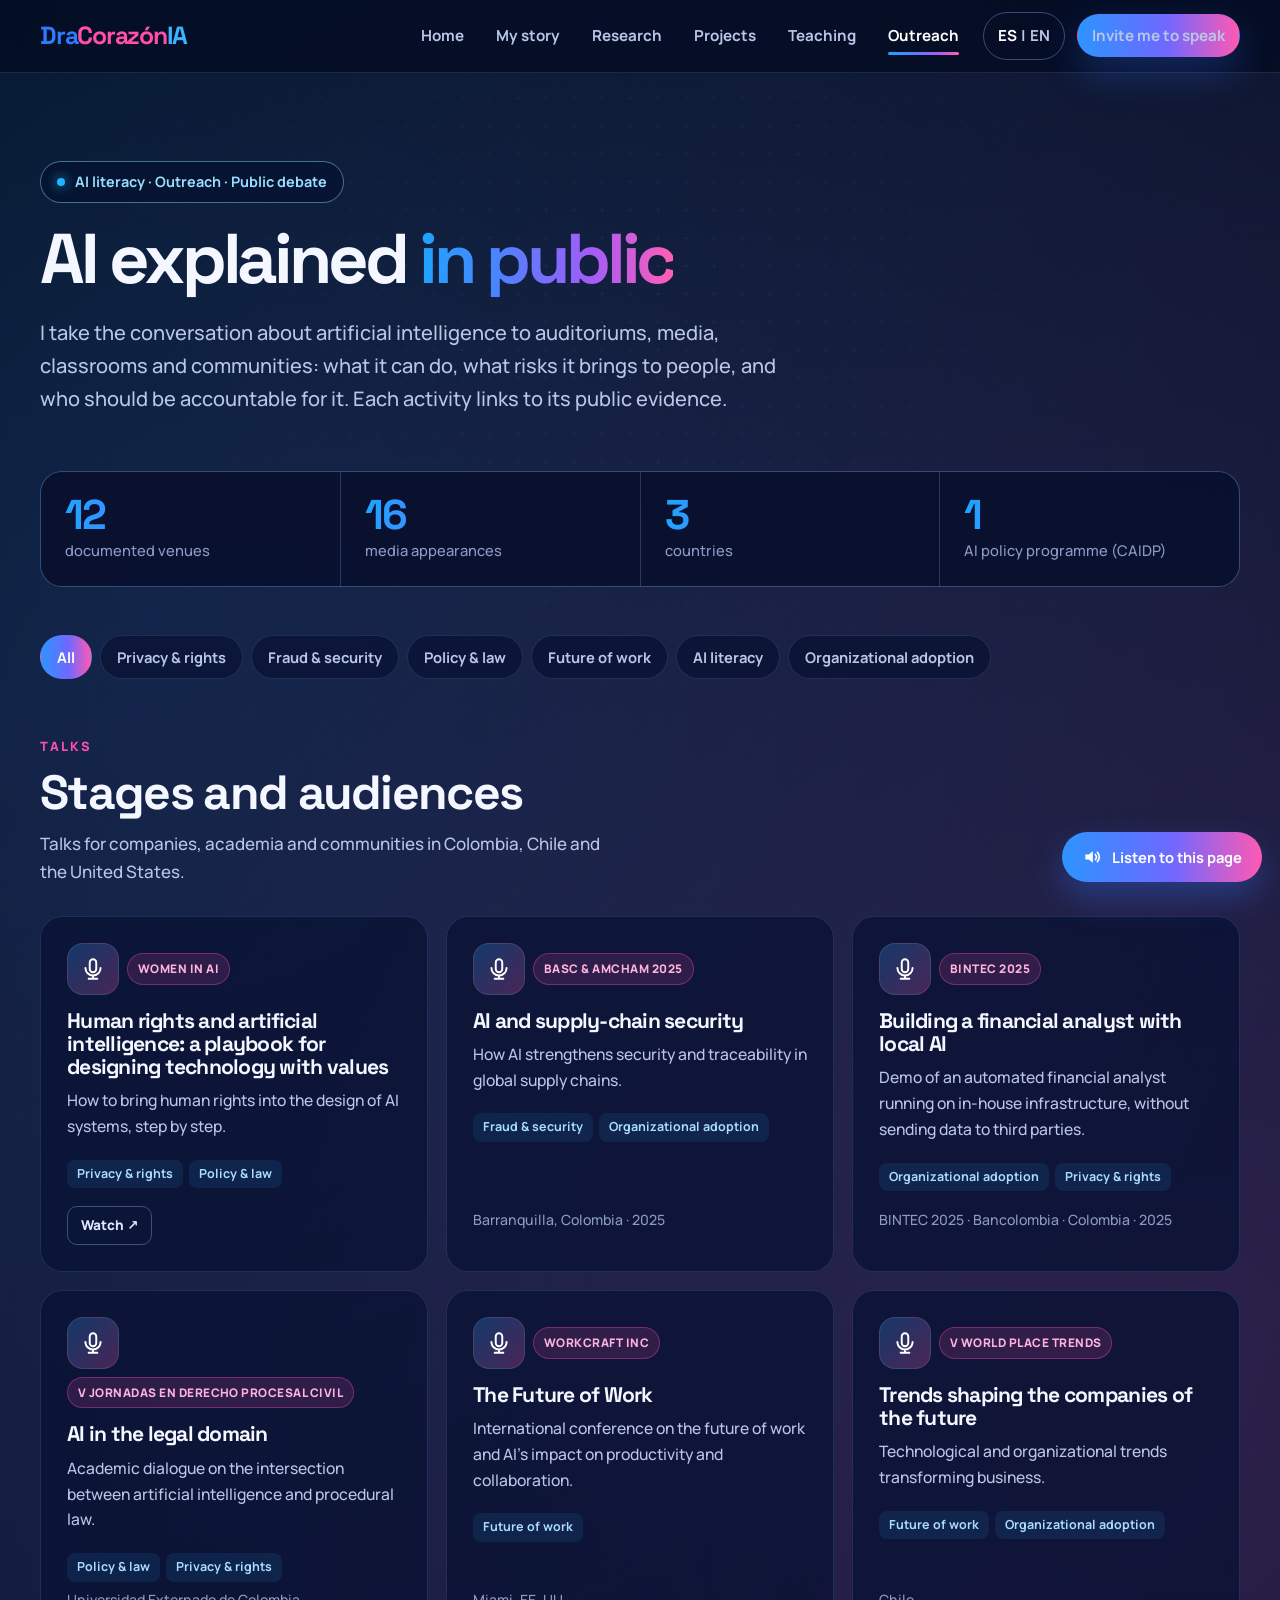
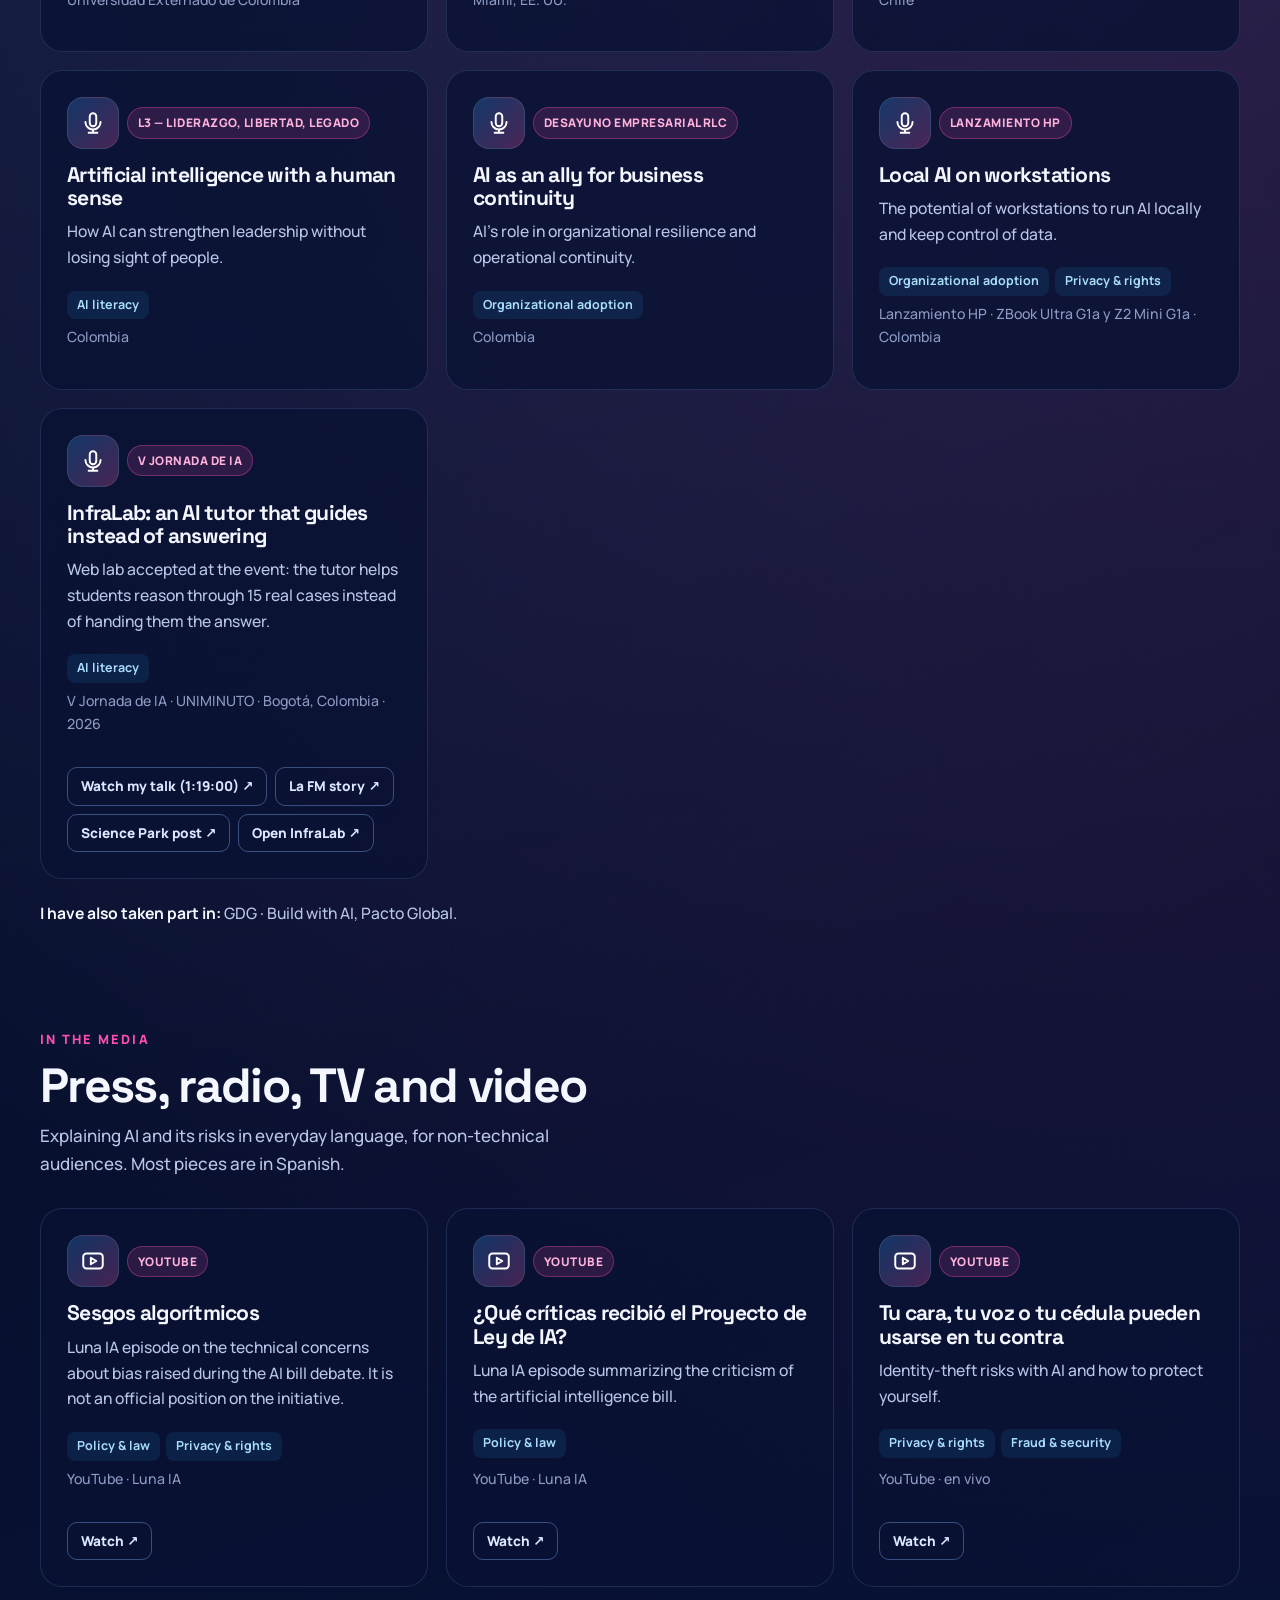
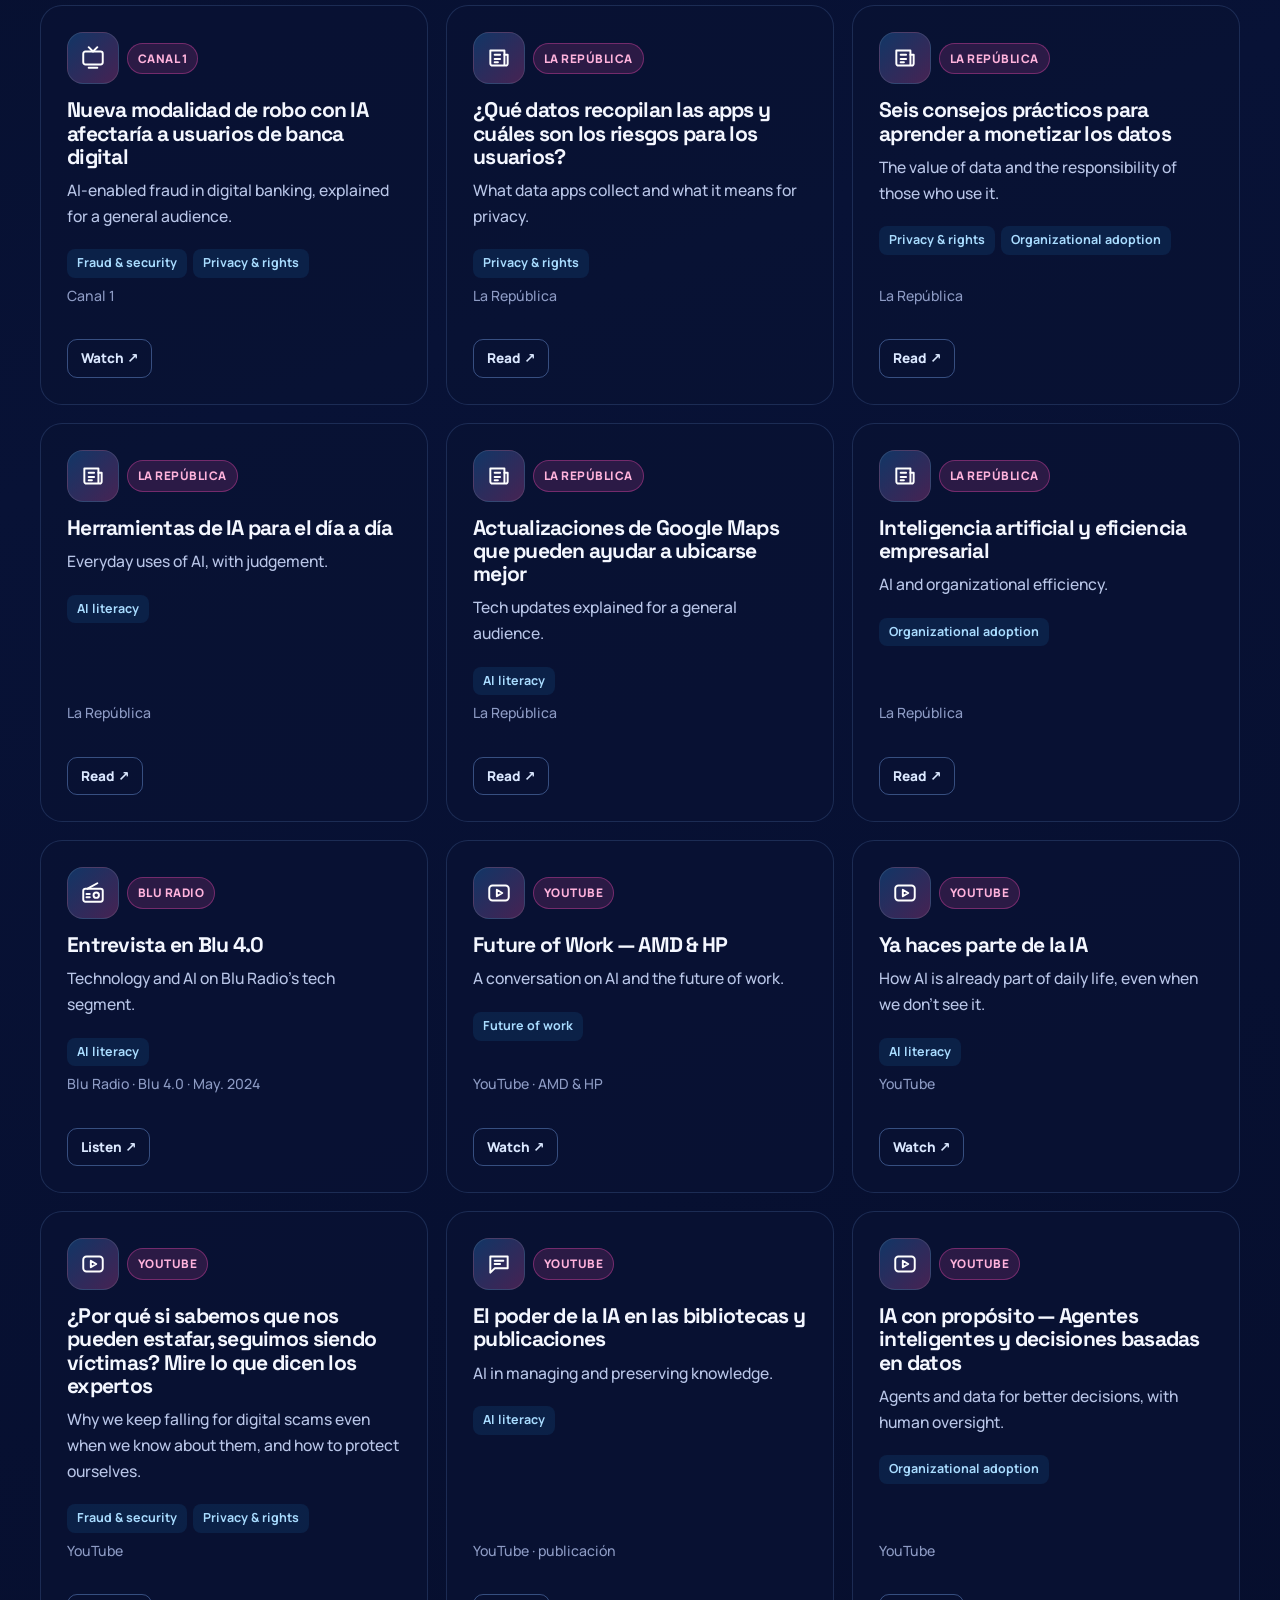
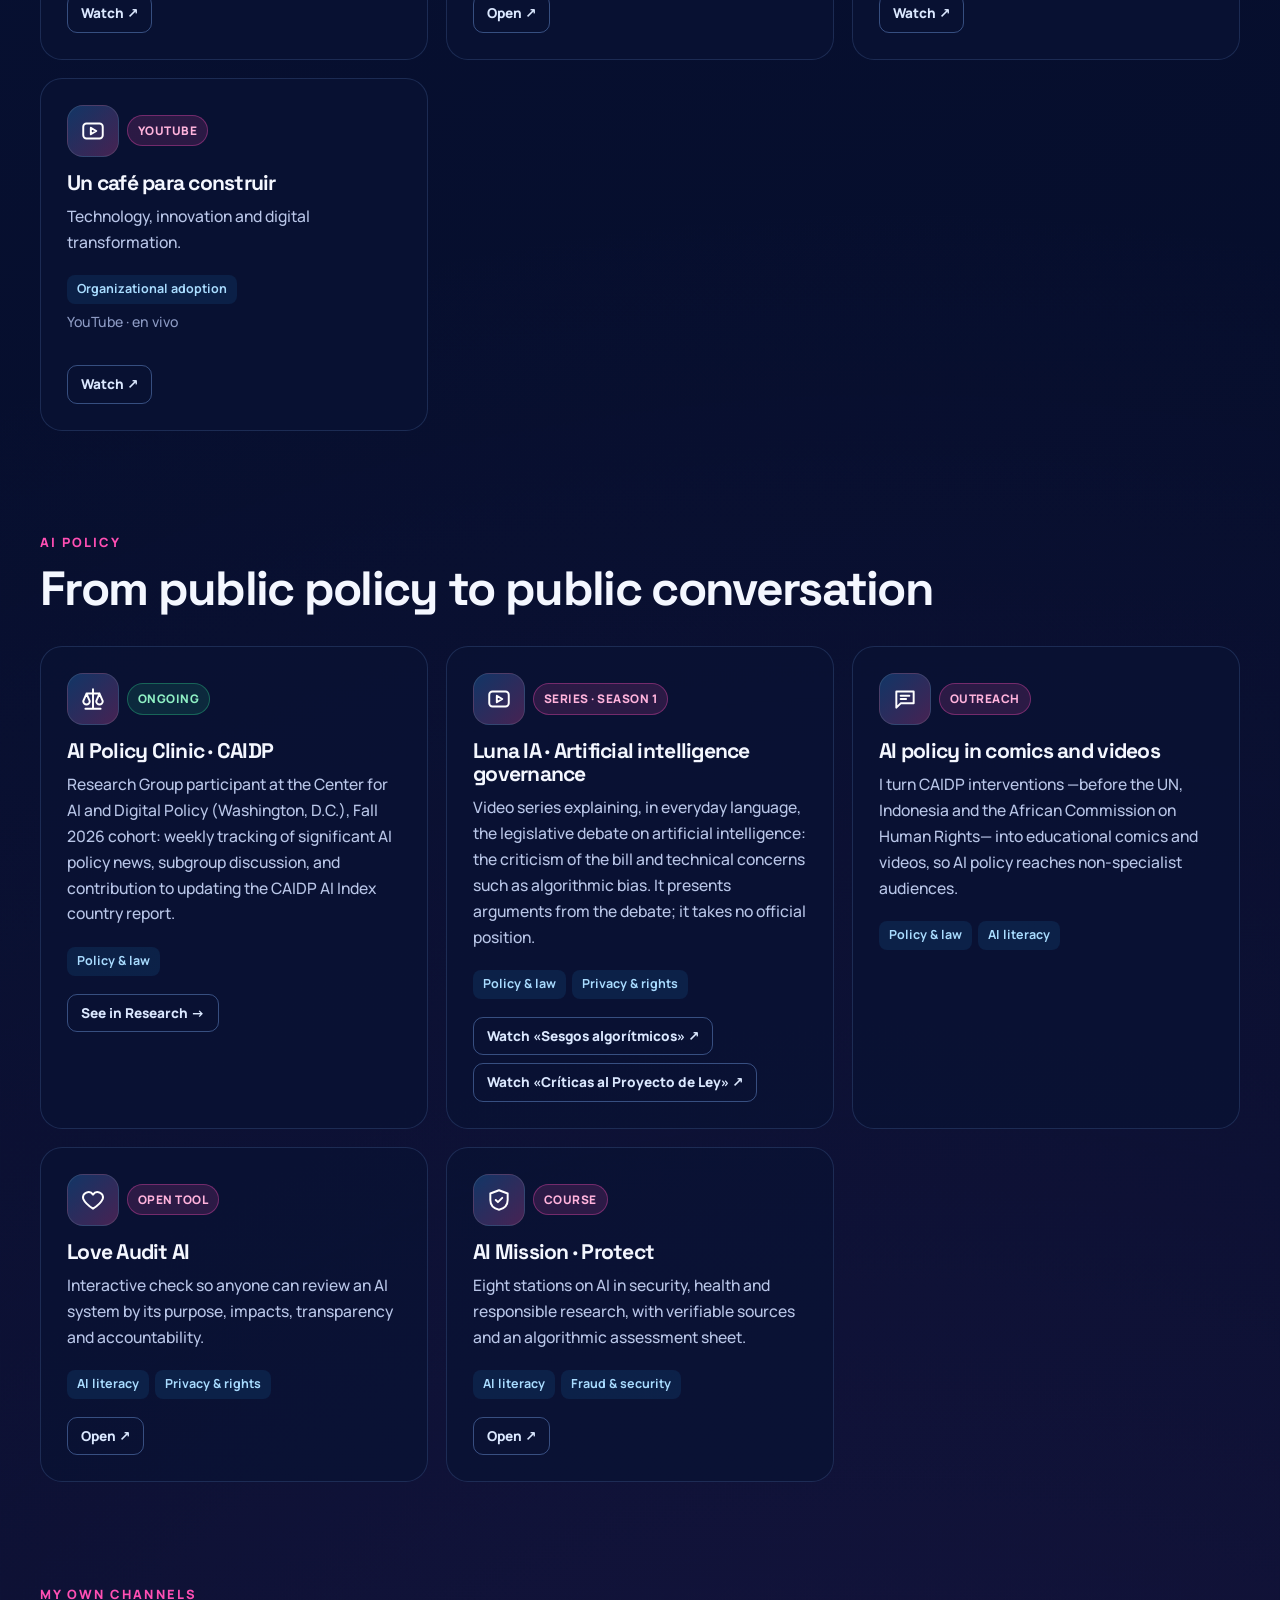
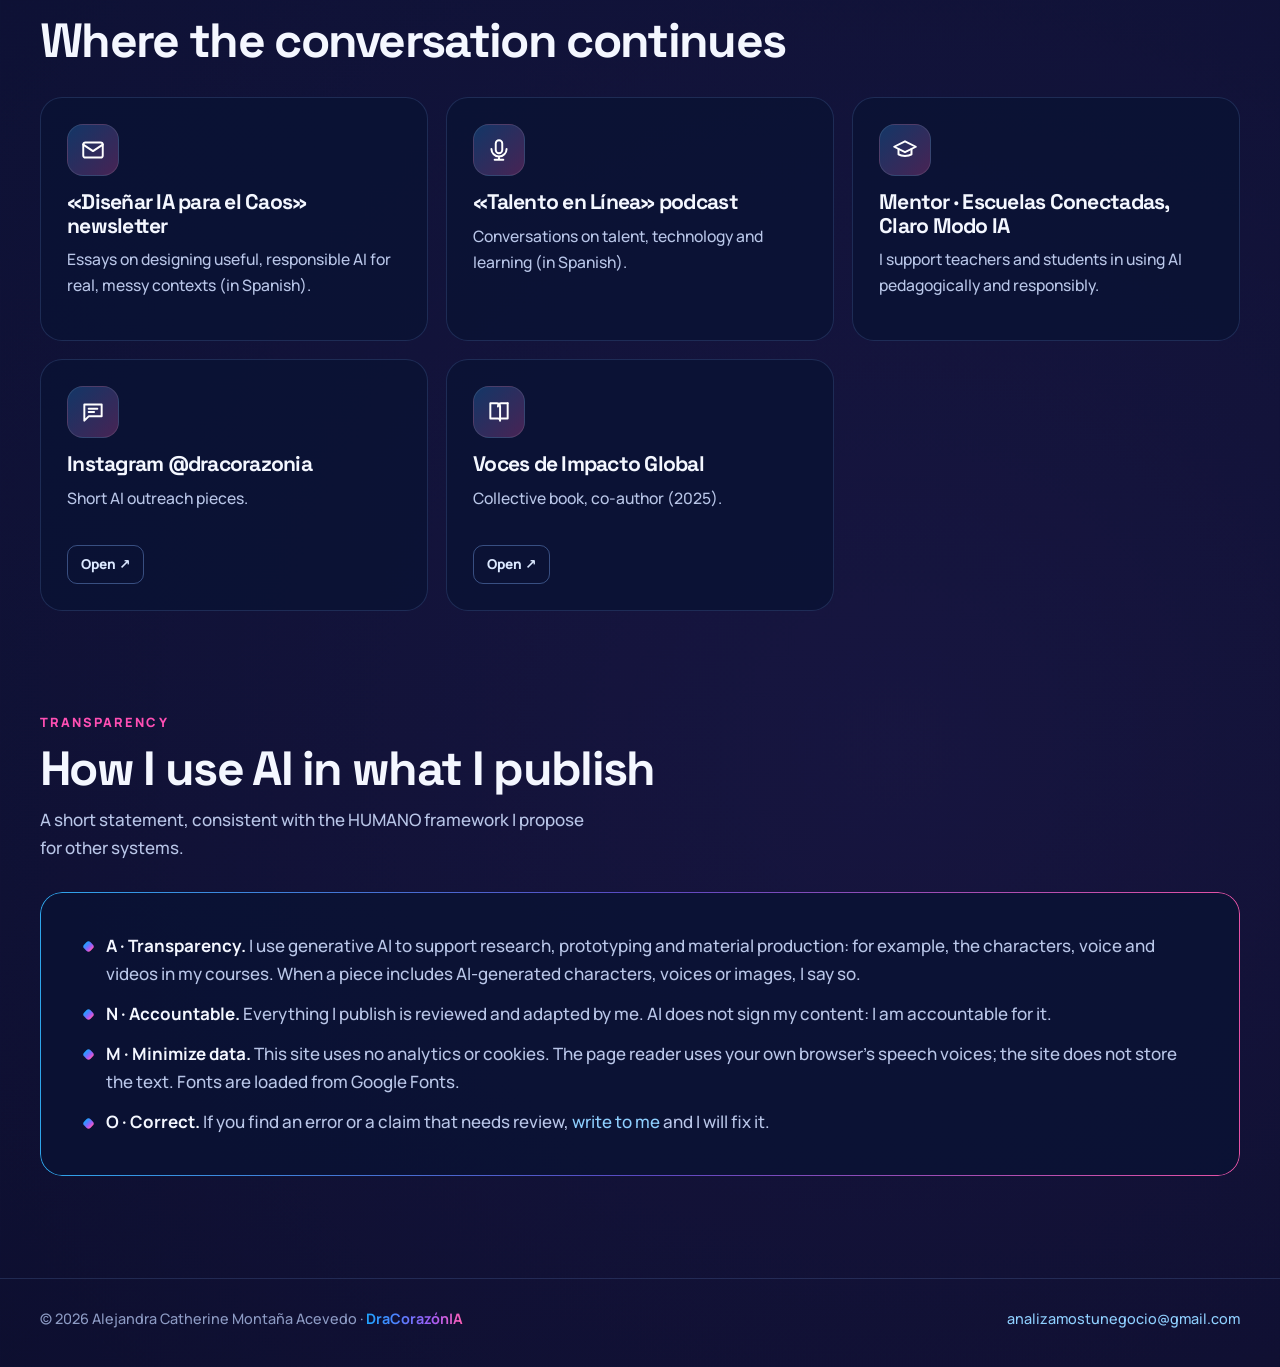
<file: en/divulgacion.html>
<!doctype html>
<html lang="en">
<head>
  <meta charset="utf-8">
  <meta name="viewport" content="width=device-width, initial-scale=1.0, viewport-fit=cover">
  <title>Outreach · Alejandra Montaña</title>
  <meta name="description" content="Talks, media appearances, AI policy work (CAIDP) and public outreach channels by Alejandra Montaña · DraCorazónIA: AI literacy and public debate on artificial intelligence.">
  <meta name="theme-color" content="#050b22">
  <meta property="og:title" content="Outreach · Alejandra Montaña">
  <meta property="og:description" content="Talks, media appearances, AI policy work (CAIDP) and public outreach channels by Alejandra Montaña · DraCorazónIA: AI literacy and public debate on artificial intelligence.">
  <meta property="og:type" content="website">
  <meta property="og:image" content="https://acatherinebusinessintelligence.github.io/images/alejandra.jpg">
  <link rel="icon" href="data:image/svg+xml,%3Csvg xmlns='http://www.w3.org/2000/svg' viewBox='0 0 32 32'%3E%3Cdefs%3E%3ClinearGradient id='g' x1='0' x2='1'%3E%3Cstop offset='0' stop-color='%232d94ff'/%3E%3Cstop offset='1' stop-color='%23ff59b3'/%3E%3C/linearGradient%3E%3C/defs%3E%3Crect width='32' height='32' rx='9' fill='url(%23g)'/%3E%3Ctext x='16' y='22' font-family='Arial' font-weight='700' font-size='15' fill='white' text-anchor='middle'%3EAM%3C/text%3E%3C/svg%3E">
  <link rel="preconnect" href="https://fonts.googleapis.com">
  <link rel="preconnect" href="https://fonts.gstatic.com" crossorigin>
  <link href="https://fonts.googleapis.com/css2?family=Space+Grotesk:wght@500;700;800&family=Manrope:wght@500;600;700;800&display=swap" rel="stylesheet">
  <link rel="alternate" hreflang="es" href="https://acatherinebusinessintelligence.github.io/divulgacion.html">
  <link rel="alternate" hreflang="en" href="https://acatherinebusinessintelligence.github.io/en/divulgacion.html">
  <link rel="alternate" hreflang="x-default" href="https://acatherinebusinessintelligence.github.io/divulgacion.html">
  <link rel="stylesheet" href="../style.css?v=17">
</head>
<body>
<a class="skip" href="#contenido">Skip to content</a>
<header class="site-header">
  <div class="wrap nav">
    <a class="brand" href="index.html" aria-label="DraCorazónIA, home"><span class="dra">Dra</span><span class="corazon">Corazón</span><span class="ia">IA</span></a>
    <button class="menu-btn" aria-expanded="false" aria-controls="nav-links" aria-label="Open menu">
      <svg viewBox="0 0 24 24" fill="none" stroke="currentColor" stroke-width="2" stroke-linecap="round"><path d="M4 7h16M4 12h16M4 17h16"/></svg>
    </button>
    <nav id="nav-links" class="nav-links" aria-label="Main">
        <a href="index.html">Home</a>
        <a href="historia.html">My story</a>
        <a href="investigacion.html">Research</a>
        <a href="proyectos.html">Projects</a>
        <a href="docencia.html">Teaching</a>
        <a href="divulgacion.html" aria-current="page">Outreach</a>
      <a class="lang-switch" href="../divulgacion.html" hreflang="es" lang="es" aria-label="Leer en español"><b>ES</b> | <span aria-hidden="true">EN</span></a>
      <a class="btn btn-primary btn-sm nav-cta" href="mailto:analizamostunegocio@gmail.com?subject=Speaking%20invitation">Invite me to speak</a>
    </nav>
  </div>
</header>

<main id="contenido">
  <div class="wrap">
    <section class="page-hero">
      <span class="eyebrow">AI literacy · Outreach · Public debate</span>
      <h1>AI explained <span class="grad-text">in public</span></h1>
      <p class="lead">I take the conversation about artificial intelligence to auditoriums, media, classrooms and communities: what it can do, what risks it brings to people, and who should be accountable for it. Each activity links to its public evidence.</p>
    </section>

    <div class="stats reveal" role="list" style="margin-top:28px">
      <div class="stat" role="listitem"><b class="grad-text" data-count="12">12</b><span>documented venues</span></div>
      <div class="stat" role="listitem"><b class="grad-text" data-count="16">16</b><span>media appearances</span></div>
      <div class="stat" role="listitem"><b class="grad-text" data-count="3">3</b><span>countries</span></div>
      <div class="stat" role="listitem"><b class="grad-text" data-count="1">1</b><span>AI policy programme (CAIDP)</span></div>
    </div>

    <section class="section" style="padding-top:48px">
      <div class="filters" role="group" aria-label="Filter by theme"><button class="filter" data-filter="all" aria-pressed="true">All</button><button class="filter" data-filter="derechos" aria-pressed="false">Privacy &amp; rights</button><button class="filter" data-filter="seguridad" aria-pressed="false">Fraud &amp; security</button><button class="filter" data-filter="politica" aria-pressed="false">Policy &amp; law</button><button class="filter" data-filter="trabajo" aria-pressed="false">Future of work</button><button class="filter" data-filter="educacion" aria-pressed="false">AI literacy</button><button class="filter" data-filter="empresa" aria-pressed="false">Organizational adoption</button></div>
    </section>

    <section class="section" style="padding-top:32px">
      <div class="section-head"><div><span class="kicker">Talks</span><h2>Stages and audiences</h2><p>Talks for companies, academia and communities in Colombia, Chile and the United States.</p></div></div>
      <div class="grid">
      <article class="card reveal" data-topics="derechos politica"><!-- PENDIENTE: fecha -->
        <div class="badges"><div class="icon"><svg viewBox="0 0 24 24" aria-hidden="true"><path d="M12 3a3 3 0 0 0-3 3v6a3 3 0 0 0 6 0V6a3 3 0 0 0-3-3z"/><path d="M5 11a7 7 0 0 0 14 0M12 18v3M8 21h8"/></svg></div><span class="badge type">Women in AI</span></div>
        <h3>Human rights and artificial intelligence: a playbook for designing technology with values</h3><p>How to bring human rights into the design of AI systems, step by step.</p>
        <div class="tags"><span class="tag">Privacy &amp; rights</span><span class="tag">Policy &amp; law</span></div>
        <div class="card-links"><a href="https://www.youtube.com/live/u6STWG8nZHU" target="_blank" rel="noopener">Watch ↗</a></div>
      </article>
      <article class="card reveal" data-topics="seguridad empresa"><!-- PENDIENTE: enlace de evidencia (video, foto, programa o nota) -->
        <div class="badges"><div class="icon"><svg viewBox="0 0 24 24" aria-hidden="true"><path d="M12 3a3 3 0 0 0-3 3v6a3 3 0 0 0 6 0V6a3 3 0 0 0-3-3z"/><path d="M5 11a7 7 0 0 0 14 0M12 18v3M8 21h8"/></svg></div><span class="badge type">BASC &amp; AMCHAM 2025</span></div>
        <h3>AI and supply-chain security</h3><p>How AI strengthens security and traceability in global supply chains.</p>
        <div class="tags"><span class="tag">Fraud &amp; security</span><span class="tag">Organizational adoption</span></div>
        <p class="meta">Barranquilla, Colombia · 2025</p>
      </article>
      <article class="card reveal" data-topics="empresa derechos"><!-- PENDIENTE: enlace de evidencia (video, foto, programa o nota) -->
        <div class="badges"><div class="icon"><svg viewBox="0 0 24 24" aria-hidden="true"><path d="M12 3a3 3 0 0 0-3 3v6a3 3 0 0 0 6 0V6a3 3 0 0 0-3-3z"/><path d="M5 11a7 7 0 0 0 14 0M12 18v3M8 21h8"/></svg></div><span class="badge type">BINTEC 2025</span></div>
        <h3>Building a financial analyst with local AI</h3><p>Demo of an automated financial analyst running on in-house infrastructure, without sending data to third parties.</p>
        <div class="tags"><span class="tag">Organizational adoption</span><span class="tag">Privacy &amp; rights</span></div>
        <p class="meta">BINTEC 2025 · Bancolombia · Colombia · 2025</p>
      </article>
      <article class="card reveal" data-topics="politica derechos"><!-- PENDIENTE: fecha --><!-- PENDIENTE: enlace de evidencia (video, foto, programa o nota) -->
        <div class="badges"><div class="icon"><svg viewBox="0 0 24 24" aria-hidden="true"><path d="M12 3a3 3 0 0 0-3 3v6a3 3 0 0 0 6 0V6a3 3 0 0 0-3-3z"/><path d="M5 11a7 7 0 0 0 14 0M12 18v3M8 21h8"/></svg></div><span class="badge type">V Jornadas en Derecho Procesal Civil</span></div>
        <h3>AI in the legal domain</h3><p>Academic dialogue on the intersection between artificial intelligence and procedural law.</p>
        <div class="tags"><span class="tag">Policy &amp; law</span><span class="tag">Privacy &amp; rights</span></div>
        <p class="meta">Universidad Externado de Colombia</p>
      </article>
      <article class="card reveal" data-topics="trabajo"><!-- PENDIENTE: fecha --><!-- PENDIENTE: enlace de evidencia (video, foto, programa o nota) -->
        <div class="badges"><div class="icon"><svg viewBox="0 0 24 24" aria-hidden="true"><path d="M12 3a3 3 0 0 0-3 3v6a3 3 0 0 0 6 0V6a3 3 0 0 0-3-3z"/><path d="M5 11a7 7 0 0 0 14 0M12 18v3M8 21h8"/></svg></div><span class="badge type">Workcraft Inc</span></div>
        <h3>The Future of Work</h3><p>International conference on the future of work and AI&#x27;s impact on productivity and collaboration.</p>
        <div class="tags"><span class="tag">Future of work</span></div>
        <p class="meta">Miami, EE. UU.</p>
      </article>
      <article class="card reveal" data-topics="trabajo empresa"><!-- PENDIENTE: fecha --><!-- PENDIENTE: enlace de evidencia (video, foto, programa o nota) -->
        <div class="badges"><div class="icon"><svg viewBox="0 0 24 24" aria-hidden="true"><path d="M12 3a3 3 0 0 0-3 3v6a3 3 0 0 0 6 0V6a3 3 0 0 0-3-3z"/><path d="M5 11a7 7 0 0 0 14 0M12 18v3M8 21h8"/></svg></div><span class="badge type">V World Place Trends</span></div>
        <h3>Trends shaping the companies of the future</h3><p>Technological and organizational trends transforming business.</p>
        <div class="tags"><span class="tag">Future of work</span><span class="tag">Organizational adoption</span></div>
        <p class="meta">Chile</p>
      </article>
      <article class="card reveal" data-topics="educacion"><!-- PENDIENTE: fecha --><!-- PENDIENTE: enlace de evidencia (video, foto, programa o nota) -->
        <div class="badges"><div class="icon"><svg viewBox="0 0 24 24" aria-hidden="true"><path d="M12 3a3 3 0 0 0-3 3v6a3 3 0 0 0 6 0V6a3 3 0 0 0-3-3z"/><path d="M5 11a7 7 0 0 0 14 0M12 18v3M8 21h8"/></svg></div><span class="badge type">L3 — Liderazgo, Libertad, Legado</span></div>
        <h3>Artificial intelligence with a human sense</h3><p>How AI can strengthen leadership without losing sight of people.</p>
        <div class="tags"><span class="tag">AI literacy</span></div>
        <p class="meta">Colombia</p>
      </article>
      <article class="card reveal" data-topics="empresa"><!-- PENDIENTE: fecha --><!-- PENDIENTE: enlace de evidencia (video, foto, programa o nota) -->
        <div class="badges"><div class="icon"><svg viewBox="0 0 24 24" aria-hidden="true"><path d="M12 3a3 3 0 0 0-3 3v6a3 3 0 0 0 6 0V6a3 3 0 0 0-3-3z"/><path d="M5 11a7 7 0 0 0 14 0M12 18v3M8 21h8"/></svg></div><span class="badge type">Desayuno Empresarial RLC</span></div>
        <h3>AI as an ally for business continuity</h3><p>AI&#x27;s role in organizational resilience and operational continuity.</p>
        <div class="tags"><span class="tag">Organizational adoption</span></div>
        <p class="meta">Colombia</p>
      </article>
      <article class="card reveal" data-topics="empresa derechos"><!-- PENDIENTE: fecha --><!-- PENDIENTE: enlace de evidencia (video, foto, programa o nota) -->
        <div class="badges"><div class="icon"><svg viewBox="0 0 24 24" aria-hidden="true"><path d="M12 3a3 3 0 0 0-3 3v6a3 3 0 0 0 6 0V6a3 3 0 0 0-3-3z"/><path d="M5 11a7 7 0 0 0 14 0M12 18v3M8 21h8"/></svg></div><span class="badge type">Lanzamiento HP</span></div>
        <h3>Local AI on workstations</h3><p>The potential of workstations to run AI locally and keep control of data.</p>
        <div class="tags"><span class="tag">Organizational adoption</span><span class="tag">Privacy &amp; rights</span></div>
        <p class="meta">Lanzamiento HP · ZBook Ultra G1a y Z2 Mini G1a · Colombia</p>
      </article>
      <article class="card reveal" data-topics="educacion">
        <div class="badges"><div class="icon"><svg viewBox="0 0 24 24" aria-hidden="true"><path d="M12 3a3 3 0 0 0-3 3v6a3 3 0 0 0 6 0V6a3 3 0 0 0-3-3z"/><path d="M5 11a7 7 0 0 0 14 0M12 18v3M8 21h8"/></svg></div><span class="badge type">V Jornada de IA</span></div>
        <h3>InfraLab: an AI tutor that guides instead of answering</h3><p>Web lab accepted at the event: the tutor helps students reason through 15 real cases instead of handing them the answer.</p>
        <div class="tags"><span class="tag">AI literacy</span></div>
        <p class="meta">V Jornada de IA · UNIMINUTO · Bogotá, Colombia · 2026</p><div class="card-links"><a href="https://www.youtube.com/watch?v=W_pOiD9spRs&amp;t=4740s" target="_blank" rel="noopener">Watch my talk (1:19:00) ↗</a><a href="https://www.lafm.com.co/sociedad/agro-educacion-y-emprendimiento-asi-avanza-la-apuesta-de-minuto-de-dios-en-su-v-jornada-de-inteligencia-artificial-415995" target="_blank" rel="noopener">La FM story ↗</a><a href="https://www.facebook.com/parquecientificodeinnovacionsocial/posts/pfbid05wZRNZeggFr9JtYbx3eNkLrVH49z5krm1z8KPxJKswjyHyW9yH9S5GhhZ9YzkBuFl" target="_blank" rel="noopener">Science Park post ↗</a><a href="https://acatherinebusinessintelligence.github.io/infralab/" target="_blank" rel="noopener">Open InfraLab ↗</a></div>
      </article>
      </div>
      <!-- PENDIENTE: tema, fecha y enlace de cada uno -->
      <p class="others reveal"><strong>I have also taken part in:</strong> GDG · Build with AI, Pacto Global.</p>
    </section>

    <section class="section">
      <div class="section-head"><div><span class="kicker">In the media</span><h2>Press, radio, TV and video</h2><p>Explaining AI and its risks in everyday language, for non-technical audiences. Most pieces are in Spanish.</p></div></div>
      <div class="grid">
      <article class="card reveal" data-topics="politica derechos"><!-- PENDIENTE: fecha de publicación -->
        <div class="badges"><div class="icon"><svg viewBox="0 0 24 24" aria-hidden="true"><rect x="3" y="5" width="18" height="14" rx="3"/><path d="m10 9 5 3-5 3z"/></svg></div><span class="badge type">YouTube</span></div>
        <h3 lang="es">Sesgos algorítmicos</h3><p>Luna IA episode on the technical concerns about bias raised during the AI bill debate. It is not an official position on the initiative.</p>
        <div class="tags"><span class="tag">Policy &amp; law</span><span class="tag">Privacy &amp; rights</span></div>
        <p class="meta">YouTube · Luna IA</p>
        <div class="card-links"><a href="https://youtu.be/tFrtgk7HqvY" target="_blank" rel="noopener">Watch ↗</a></div>
      </article>
      <article class="card reveal" data-topics="politica"><!-- PENDIENTE: fecha de publicación -->
        <div class="badges"><div class="icon"><svg viewBox="0 0 24 24" aria-hidden="true"><rect x="3" y="5" width="18" height="14" rx="3"/><path d="m10 9 5 3-5 3z"/></svg></div><span class="badge type">YouTube</span></div>
        <h3 lang="es">¿Qué críticas recibió el Proyecto de Ley de IA?</h3><p>Luna IA episode summarizing the criticism of the artificial intelligence bill.</p>
        <div class="tags"><span class="tag">Policy &amp; law</span></div>
        <p class="meta">YouTube · Luna IA</p>
        <div class="card-links"><a href="https://www.youtube.com/watch?v=ScsZRivuakE" target="_blank" rel="noopener">Watch ↗</a></div>
      </article>
      <article class="card reveal" data-topics="derechos seguridad"><!-- PENDIENTE: fecha de publicación -->
        <div class="badges"><div class="icon"><svg viewBox="0 0 24 24" aria-hidden="true"><rect x="3" y="5" width="18" height="14" rx="3"/><path d="m10 9 5 3-5 3z"/></svg></div><span class="badge type">YouTube</span></div>
        <h3 lang="es">Tu cara, tu voz o tu cédula pueden usarse en tu contra</h3><p>Identity-theft risks with AI and how to protect yourself.</p>
        <div class="tags"><span class="tag">Privacy &amp; rights</span><span class="tag">Fraud &amp; security</span></div>
        <p class="meta">YouTube · en vivo</p>
        <div class="card-links"><a href="https://www.youtube.com/live/LcxlaN0qnLo" target="_blank" rel="noopener">Watch ↗</a></div>
      </article>
      <article class="card reveal" data-topics="seguridad derechos"><!-- PENDIENTE: fecha de publicación -->
        <div class="badges"><div class="icon"><svg viewBox="0 0 24 24" aria-hidden="true"><rect x="3" y="6" width="18" height="12" rx="2"/><path d="m8 2 4 4 4-4M8 21h8"/></svg></div><span class="badge type">Canal 1</span></div>
        <h3 lang="es">Nueva modalidad de robo con IA afectaría a usuarios de banca digital</h3><p>AI-enabled fraud in digital banking, explained for a general audience.</p>
        <div class="tags"><span class="tag">Fraud &amp; security</span><span class="tag">Privacy &amp; rights</span></div>
        <p class="meta">Canal 1</p>
        <div class="card-links"><a href="https://www.youtube.com/watch?v=8QkizXtNmZc" target="_blank" rel="noopener">Watch ↗</a></div>
      </article>
      <article class="card reveal" data-topics="derechos"><!-- PENDIENTE: fecha de publicación -->
        <div class="badges"><div class="icon"><svg viewBox="0 0 24 24" aria-hidden="true"><path d="M4 5h13v14H6a2 2 0 0 1-2-2z"/><path d="M17 9h3v8a2 2 0 0 1-2 2M8 9h5M8 13h5M8 16h3"/></svg></div><span class="badge type">La República</span></div>
        <h3 lang="es">¿Qué datos recopilan las apps y cuáles son los riesgos para los usuarios?</h3><p>What data apps collect and what it means for privacy.</p>
        <div class="tags"><span class="tag">Privacy &amp; rights</span></div>
        <p class="meta">La República</p>
        <div class="card-links"><a href="https://amp.larepublica.co/internet-economy/que-datos-recopilan-las-apps-y-que-riesgos-tiene-3817499" target="_blank" rel="noopener">Read ↗</a></div>
      </article>
      <article class="card reveal" data-topics="derechos empresa"><!-- PENDIENTE: fecha de publicación -->
        <div class="badges"><div class="icon"><svg viewBox="0 0 24 24" aria-hidden="true"><path d="M4 5h13v14H6a2 2 0 0 1-2-2z"/><path d="M17 9h3v8a2 2 0 0 1-2 2M8 9h5M8 13h5M8 16h3"/></svg></div><span class="badge type">La República</span></div>
        <h3 lang="es">Seis consejos prácticos para aprender a monetizar los datos</h3><p>The value of data and the responsibility of those who use it.</p>
        <div class="tags"><span class="tag">Privacy &amp; rights</span><span class="tag">Organizational adoption</span></div>
        <p class="meta">La República</p>
        <div class="card-links"><a href="https://amp.larepublica.co/internet-economy/seis-consejos-practicos-para-aprender-a-monetizar-los-datos-3812955" target="_blank" rel="noopener">Read ↗</a></div>
      </article>
      <article class="card reveal" data-topics="educacion"><!-- PENDIENTE: fecha de publicación -->
        <div class="badges"><div class="icon"><svg viewBox="0 0 24 24" aria-hidden="true"><path d="M4 5h13v14H6a2 2 0 0 1-2-2z"/><path d="M17 9h3v8a2 2 0 0 1-2 2M8 9h5M8 13h5M8 16h3"/></svg></div><span class="badge type">La República</span></div>
        <h3 lang="es">Herramientas de IA para el día a día</h3><p>Everyday uses of AI, with judgement.</p>
        <div class="tags"><span class="tag">AI literacy</span></div>
        <p class="meta">La República</p>
        <div class="card-links"><a href="https://amp.larepublica.co/internet-economy/herramientas-de-ia-para-el-dia-a-dia-3751144" target="_blank" rel="noopener">Read ↗</a></div>
      </article>
      <article class="card reveal" data-topics="educacion"><!-- PENDIENTE: fecha de publicación -->
        <div class="badges"><div class="icon"><svg viewBox="0 0 24 24" aria-hidden="true"><path d="M4 5h13v14H6a2 2 0 0 1-2-2z"/><path d="M17 9h3v8a2 2 0 0 1-2 2M8 9h5M8 13h5M8 16h3"/></svg></div><span class="badge type">La República</span></div>
        <h3 lang="es">Actualizaciones de Google Maps que pueden ayudar a ubicarse mejor</h3><p>Tech updates explained for a general audience.</p>
        <div class="tags"><span class="tag">AI literacy</span></div>
        <p class="meta">La República</p>
        <div class="card-links"><a href="https://www.larepublica.co/internet-economy/estas-son-las-nuevas-actualizaciones-en-google-maps-que-pueden-ayudarlo-a-ubicarse-3827625" target="_blank" rel="noopener">Read ↗</a></div>
      </article>
      <article class="card reveal" data-topics="empresa"><!-- PENDIENTE: fecha de publicación -->
        <div class="badges"><div class="icon"><svg viewBox="0 0 24 24" aria-hidden="true"><path d="M4 5h13v14H6a2 2 0 0 1-2-2z"/><path d="M17 9h3v8a2 2 0 0 1-2 2M8 9h5M8 13h5M8 16h3"/></svg></div><span class="badge type">La República</span></div>
        <h3 lang="es">Inteligencia artificial y eficiencia empresarial</h3><p>AI and organizational efficiency.</p>
        <div class="tags"><span class="tag">Organizational adoption</span></div>
        <p class="meta">La República</p>
        <div class="card-links"><a href="https://www.larepublica.co/internet-economy/entrevista-con-german-borromei-presidente-de-oracle-para-colombia-y-ecuador-3849409" target="_blank" rel="noopener">Read ↗</a></div>
      </article>
      <article class="card reveal" data-topics="educacion">
        <div class="badges"><div class="icon"><svg viewBox="0 0 24 24" aria-hidden="true"><rect x="3" y="8" width="18" height="12" rx="2"/><path d="m7 8 9-5"/><circle cx="15" cy="14" r="2.5"/><path d="M6 13h3M6 16h3"/></svg></div><span class="badge type">Blu Radio</span></div>
        <h3 lang="es">Entrevista en Blu 4.0</h3><p>Technology and AI on Blu Radio&#x27;s tech segment.</p>
        <div class="tags"><span class="tag">AI literacy</span></div>
        <p class="meta">Blu Radio · Blu 4.0 · May. 2024</p>
        <div class="card-links"><a href="https://omny.fm/shows/blu-4-0/se-acerca-el-d-a-de-la-madre-2-de-mayo-de-2024-blu" target="_blank" rel="noopener">Listen ↗</a></div>
      </article>
      <article class="card reveal" data-topics="trabajo"><!-- PENDIENTE: fecha de publicación -->
        <div class="badges"><div class="icon"><svg viewBox="0 0 24 24" aria-hidden="true"><rect x="3" y="5" width="18" height="14" rx="3"/><path d="m10 9 5 3-5 3z"/></svg></div><span class="badge type">YouTube</span></div>
        <h3 lang="es">Future of Work — AMD &amp; HP</h3><p>A conversation on AI and the future of work.</p>
        <div class="tags"><span class="tag">Future of work</span></div>
        <p class="meta">YouTube · AMD &amp; HP</p>
        <div class="card-links"><a href="https://youtu.be/-on1c8Sm59U" target="_blank" rel="noopener">Watch ↗</a></div>
      </article>
      <article class="card reveal" data-topics="educacion"><!-- PENDIENTE: fecha de publicación -->
        <div class="badges"><div class="icon"><svg viewBox="0 0 24 24" aria-hidden="true"><rect x="3" y="5" width="18" height="14" rx="3"/><path d="m10 9 5 3-5 3z"/></svg></div><span class="badge type">YouTube</span></div>
        <h3 lang="es">Ya haces parte de la IA</h3><p>How AI is already part of daily life, even when we don&#x27;t see it.</p>
        <div class="tags"><span class="tag">AI literacy</span></div>
        <p class="meta">YouTube</p>
        <div class="card-links"><a href="https://www.youtube.com/watch?v=IlJxYcL3nAQ" target="_blank" rel="noopener">Watch ↗</a></div>
      </article>
      <article class="card reveal" data-topics="seguridad derechos"><!-- PENDIENTE: fecha de publicación -->
        <div class="badges"><div class="icon"><svg viewBox="0 0 24 24" aria-hidden="true"><rect x="3" y="5" width="18" height="14" rx="3"/><path d="m10 9 5 3-5 3z"/></svg></div><span class="badge type">YouTube</span></div>
        <h3 lang="es">¿Por qué si sabemos que nos pueden estafar, seguimos siendo víctimas? Mire lo que dicen los expertos</h3><p>Why we keep falling for digital scams even when we know about them, and how to protect ourselves.</p>
        <div class="tags"><span class="tag">Fraud &amp; security</span><span class="tag">Privacy &amp; rights</span></div>
        <p class="meta">YouTube</p>
        <div class="card-links"><a href="https://www.youtube.com/watch?v=GVb4wETcAsQ" target="_blank" rel="noopener">Watch ↗</a></div>
      </article>
      <article class="card reveal" data-topics="educacion"><!-- PENDIENTE: fecha de publicación -->
        <div class="badges"><div class="icon"><svg viewBox="0 0 24 24" aria-hidden="true"><path d="M4 5h16v11H8l-4 4z"/><path d="M8 9h8M8 12h5"/></svg></div><span class="badge type">YouTube</span></div>
        <h3 lang="es">El poder de la IA en las bibliotecas y publicaciones</h3><p>AI in managing and preserving knowledge.</p>
        <div class="tags"><span class="tag">AI literacy</span></div>
        <p class="meta">YouTube · publicación</p>
        <div class="card-links"><a href="https://www.youtube.com/post/UgkxZZaaBc7wLn-avbu5TIuk0TQTtSJDTJmL" target="_blank" rel="noopener">Open ↗</a></div>
      </article>
      <article class="card reveal" data-topics="empresa"><!-- PENDIENTE: fecha de publicación -->
        <div class="badges"><div class="icon"><svg viewBox="0 0 24 24" aria-hidden="true"><rect x="3" y="5" width="18" height="14" rx="3"/><path d="m10 9 5 3-5 3z"/></svg></div><span class="badge type">YouTube</span></div>
        <h3 lang="es">IA con propósito — Agentes inteligentes y decisiones basadas en datos</h3><p>Agents and data for better decisions, with human oversight.</p>
        <div class="tags"><span class="tag">Organizational adoption</span></div>
        <p class="meta">YouTube</p>
        <div class="card-links"><a href="https://www.youtube.com/watch?v=h65xKjDNbrA" target="_blank" rel="noopener">Watch ↗</a></div>
      </article>
      <article class="card reveal" data-topics="empresa"><!-- PENDIENTE: fecha de publicación -->
        <div class="badges"><div class="icon"><svg viewBox="0 0 24 24" aria-hidden="true"><rect x="3" y="5" width="18" height="14" rx="3"/><path d="m10 9 5 3-5 3z"/></svg></div><span class="badge type">YouTube</span></div>
        <h3 lang="es">Un café para construir</h3><p>Technology, innovation and digital transformation.</p>
        <div class="tags"><span class="tag">Organizational adoption</span></div>
        <p class="meta">YouTube · en vivo</p>
        <div class="card-links"><a href="https://www.youtube.com/live/Vy8k3_z85ZA" target="_blank" rel="noopener">Watch ↗</a></div>
      </article>
      </div>
    </section>

    <section class="section">
      <div class="section-head"><div><span class="kicker">AI policy</span><h2>From public policy to public conversation</h2></div></div>
      <div class="grid">
      <article class="card reveal" data-topics="politica">
        <div class="badges"><div class="icon"><svg viewBox="0 0 24 24" aria-hidden="true"><path d="M12 3v18M5 21h14M6 7h12M6 7l-3 7a3 3 0 0 0 6 0zM18 7l-3 7a3 3 0 0 0 6 0z"/></svg></div> <span class="badge live">Ongoing</span></div>
        <h3>AI Policy Clinic · CAIDP</h3><p>Research Group participant at the Center for AI and Digital Policy (Washington, D.C.), Fall 2026 cohort: weekly tracking of significant AI policy news, subgroup discussion, and contribution to updating the CAIDP AI Index country report.</p>
        <div class="tags"><span class="tag">Policy &amp; law</span></div>
        <div class="card-links"><a href="investigacion.html">See in Research →</a></div>
      </article>
      <article class="card reveal" data-topics="politica derechos">
        <div class="badges"><div class="icon"><svg viewBox="0 0 24 24" aria-hidden="true"><rect x="3" y="5" width="18" height="14" rx="3"/><path d="m10 9 5 3-5 3z"/></svg></div><span class="badge type">Series · Season 1</span></div>
        <h3>Luna IA · Artificial intelligence governance</h3><p>Video series explaining, in everyday language, the legislative debate on artificial intelligence: the criticism of the bill and technical concerns such as algorithmic bias. It presents arguments from the debate; it takes no official position.</p>
        <div class="tags"><span class="tag">Policy &amp; law</span><span class="tag">Privacy &amp; rights</span></div>
        <div class="card-links"><a href="https://youtu.be/tFrtgk7HqvY" target="_blank" rel="noopener">Watch «Sesgos algorítmicos» ↗</a><a href="https://www.youtube.com/watch?v=ScsZRivuakE" target="_blank" rel="noopener">Watch «Críticas al Proyecto de Ley» ↗</a></div>
      </article>
      <article class="card reveal" data-topics="politica educacion">
        <div class="badges"><div class="icon"><svg viewBox="0 0 24 24" aria-hidden="true"><path d="M4 5h16v11H8l-4 4z"/><path d="M8 9h8M8 12h5"/></svg></div><span class="badge type">Outreach</span></div>
        <h3>AI policy in comics and videos</h3><p>I turn CAIDP interventions —before the UN, Indonesia and the African Commission on Human Rights— into educational comics and videos, so AI policy reaches non-specialist audiences.</p>
        <div class="tags"><span class="tag">Policy &amp; law</span><span class="tag">AI literacy</span></div>
        <!-- PENDIENTE: enlace a una o dos piezas publicadas -->
      </article>
      <article class="card reveal" data-topics="educacion derechos">
        <div class="badges"><div class="icon"><svg viewBox="0 0 24 24" aria-hidden="true"><path d="M12 20s-7-4.4-9-9a5 5 0 0 1 9-4 5 5 0 0 1 9 4c-2 4.6-9 9-9 9z"/></svg></div><span class="badge type">Open tool</span></div>
        <h3>Love Audit AI</h3><p>Interactive check so anyone can review an AI system by its purpose, impacts, transparency and accountability.</p>
        <div class="tags"><span class="tag">AI literacy</span><span class="tag">Privacy &amp; rights</span></div>
        <div class="card-links"><a href="https://acatherinebusinessintelligence.github.io/Love-Audit-AI/" target="_blank" rel="noopener">Open ↗</a></div>
      </article>
      <article class="card reveal" data-topics="educacion seguridad">
        <div class="badges"><div class="icon"><svg viewBox="0 0 24 24" aria-hidden="true"><path d="M12 3 4 6v6c0 5 3.5 8 8 9 4.5-1 8-4 8-9V6z"/><path d="m9 12 2 2 4-4"/></svg></div><span class="badge type">Course</span></div>
        <h3>AI Mission · Protect</h3><p>Eight stations on AI in security, health and responsible research, with verifiable sources and an algorithmic assessment sheet.</p>
        <div class="tags"><span class="tag">AI literacy</span><span class="tag">Fraud &amp; security</span></div>
        <div class="card-links"><a href="https://acatherinebusinessintelligence.github.io/mision-ia-seguridad-salud/" target="_blank" rel="noopener">Open ↗</a></div>
      </article>
      </div>
    </section>

    <section class="section">
      <div class="section-head"><div><span class="kicker">My own channels</span><h2>Where the conversation continues</h2></div></div>
      <div class="grid">
      <div class="card reveal"><div class="icon"><svg viewBox="0 0 24 24" aria-hidden="true"><rect x="3" y="5" width="18" height="14" rx="2"/><path d="m3 7 9 6 9-6"/></svg></div><h3>«Diseñar IA para el Caos» newsletter</h3><p>Essays on designing useful, responsible AI for real, messy contexts (in Spanish).</p><!-- PENDIENTE: enlace --></div>
      <div class="card reveal"><div class="icon"><svg viewBox="0 0 24 24" aria-hidden="true"><path d="M12 3a3 3 0 0 0-3 3v6a3 3 0 0 0 6 0V6a3 3 0 0 0-3-3z"/><path d="M5 11a7 7 0 0 0 14 0M12 18v3M8 21h8"/></svg></div><h3>«Talento en Línea» podcast</h3><p>Conversations on talent, technology and learning (in Spanish).</p><!-- PENDIENTE: enlace --></div>
      <div class="card reveal"><div class="icon"><svg viewBox="0 0 24 24" aria-hidden="true"><path d="m2 9 10-5 10 5-10 5z"/><path d="M6 11v5c3 2 9 2 12 0v-5"/></svg></div><h3>Mentor · Escuelas Conectadas, Claro Modo IA</h3><p>I support teachers and students in using AI pedagogically and responsibly.</p><!-- PENDIENTE: enlace --></div>
      <div class="card reveal"><div class="icon"><svg viewBox="0 0 24 24" aria-hidden="true"><path d="M4 5h16v11H8l-4 4z"/><path d="M8 9h8M8 12h5"/></svg></div><h3>Instagram @dracorazonia</h3><p>Short AI outreach pieces.</p><div class="card-links"><a href="https://www.instagram.com/dracorazonia/" target="_blank" rel="noopener">Open ↗</a></div></div>
      <div class="card reveal"><div class="icon"><svg viewBox="0 0 24 24" aria-hidden="true"><path d="M4 4h6a3 3 0 0 1 3 3v13a2 2 0 0 0-2-2H4zM20 4h-6a3 3 0 0 0-3 3"/><path d="M20 4v14h-7"/></svg></div><h3>Voces de Impacto Global</h3><p>Collective book, co-author (2025).</p><div class="card-links"><a href="https://www.amazon.com/-/es/dp/B0G52C9DPS" target="_blank" rel="noopener">Open ↗</a></div></div>
      </div>
    </section>

    <section class="section" id="uso-de-ia">
      <div class="section-head"><div><span class="kicker">Transparency</span><h2>How I use AI in what I publish</h2><p>A short statement, consistent with the HUMANO framework I propose for other systems.</p></div></div>
      <div class="panel reveal">
        <ul class="list">
          <li><strong>A · Transparency.</strong> I use generative AI to support research, prototyping and material production: for example, the characters, voice and videos in my courses. When a piece includes AI-generated characters, voices or images, I say so.</li>
          <li><strong>N · Accountable.</strong> Everything I publish is reviewed and adapted by me. AI does not sign my content: I am accountable for it.</li>
          <li><strong>M · Minimize data.</strong> This site uses no analytics or cookies. The page reader uses your own browser's speech voices; the site does not store the text. Fonts are loaded from Google Fonts.</li>
          <li><strong>O · Correct.</strong> If you find an error or a claim that needs review, <a href="mailto:analizamostunegocio@gmail.com?subject=Site%20correction">write to me</a> and I will fix it.</li>
        </ul>
      </div>
    </section>
  </div>
</main>

<footer class="site-footer">
  <div class="wrap">
    <span>© 2026 Alejandra Catherine Montaña Acevedo · <span class="grad-text"><strong>DraCorazónIA</strong></span></span>
    <span><a href="mailto:analizamostunegocio@gmail.com">analizamostunegocio@gmail.com</a></span>
  </div>
</footer>
<script src="../main.js?v=17"></script>
</body>
</html>
</file>
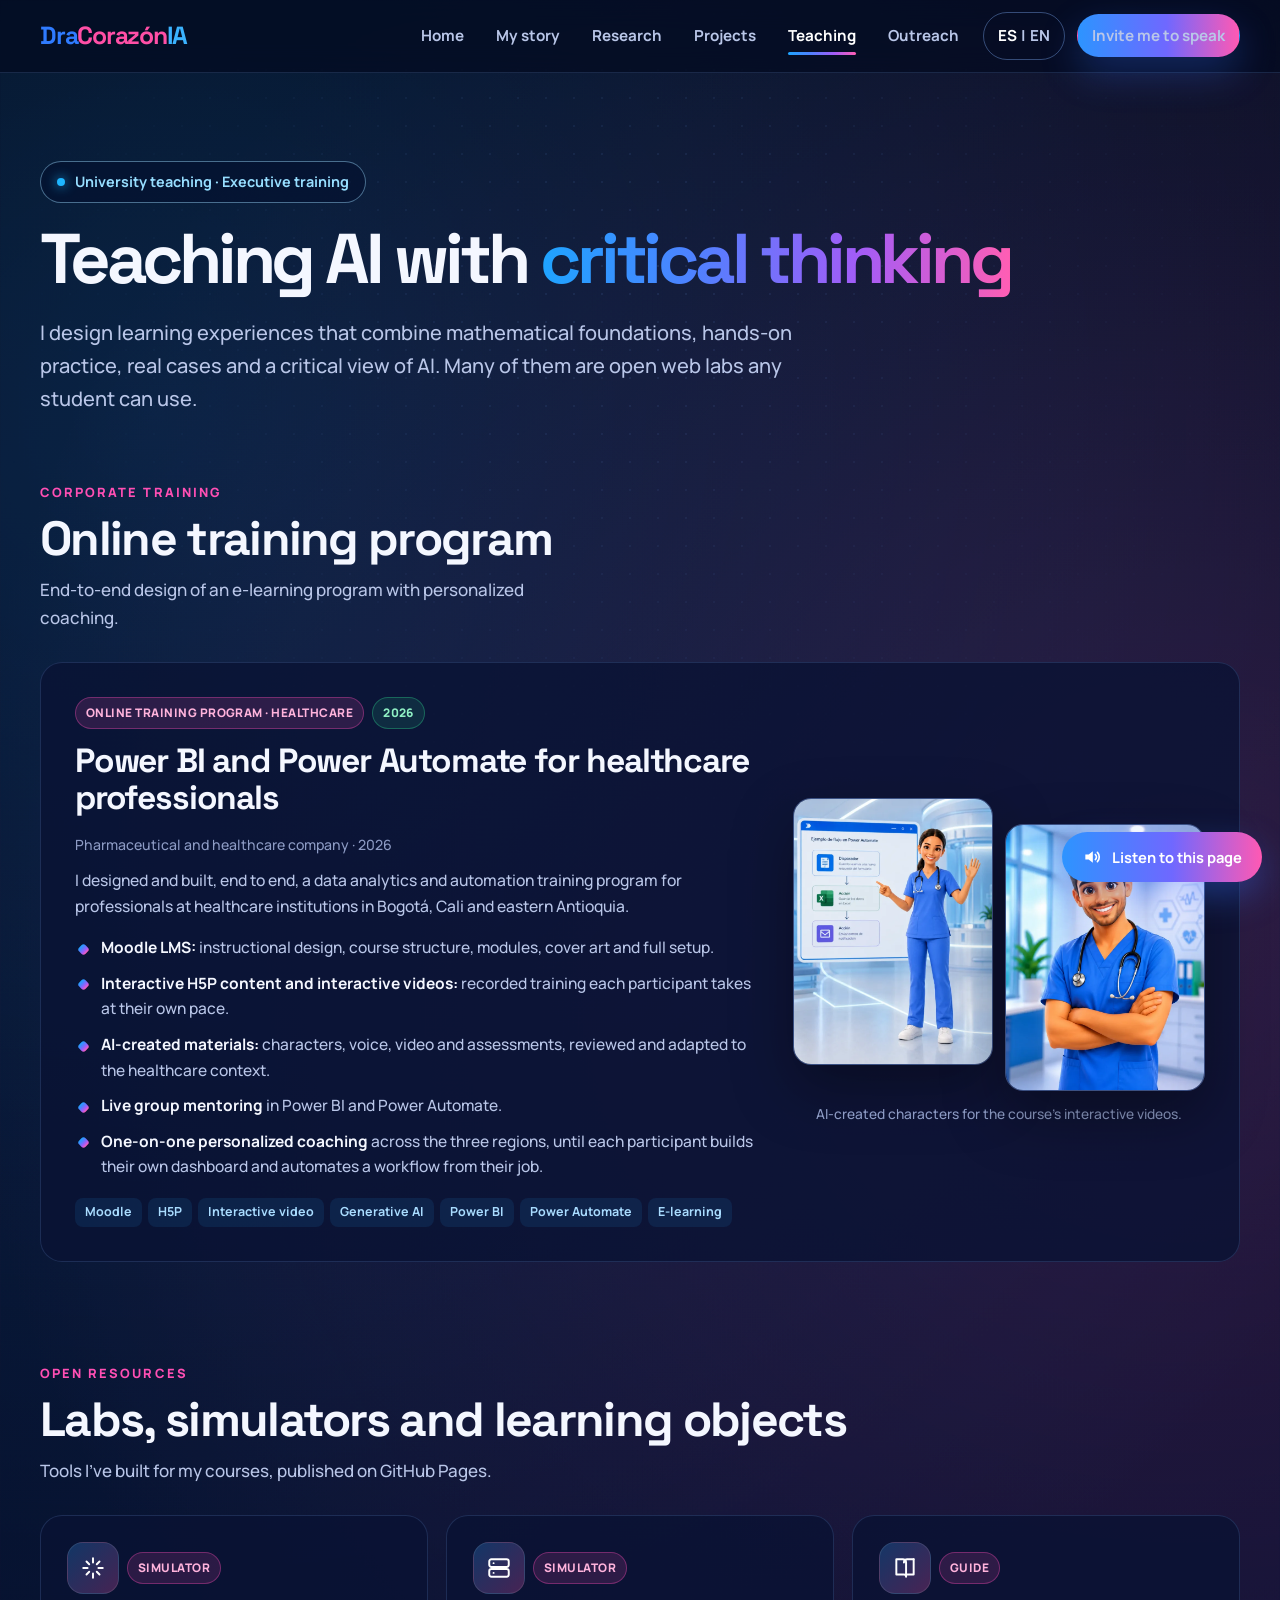
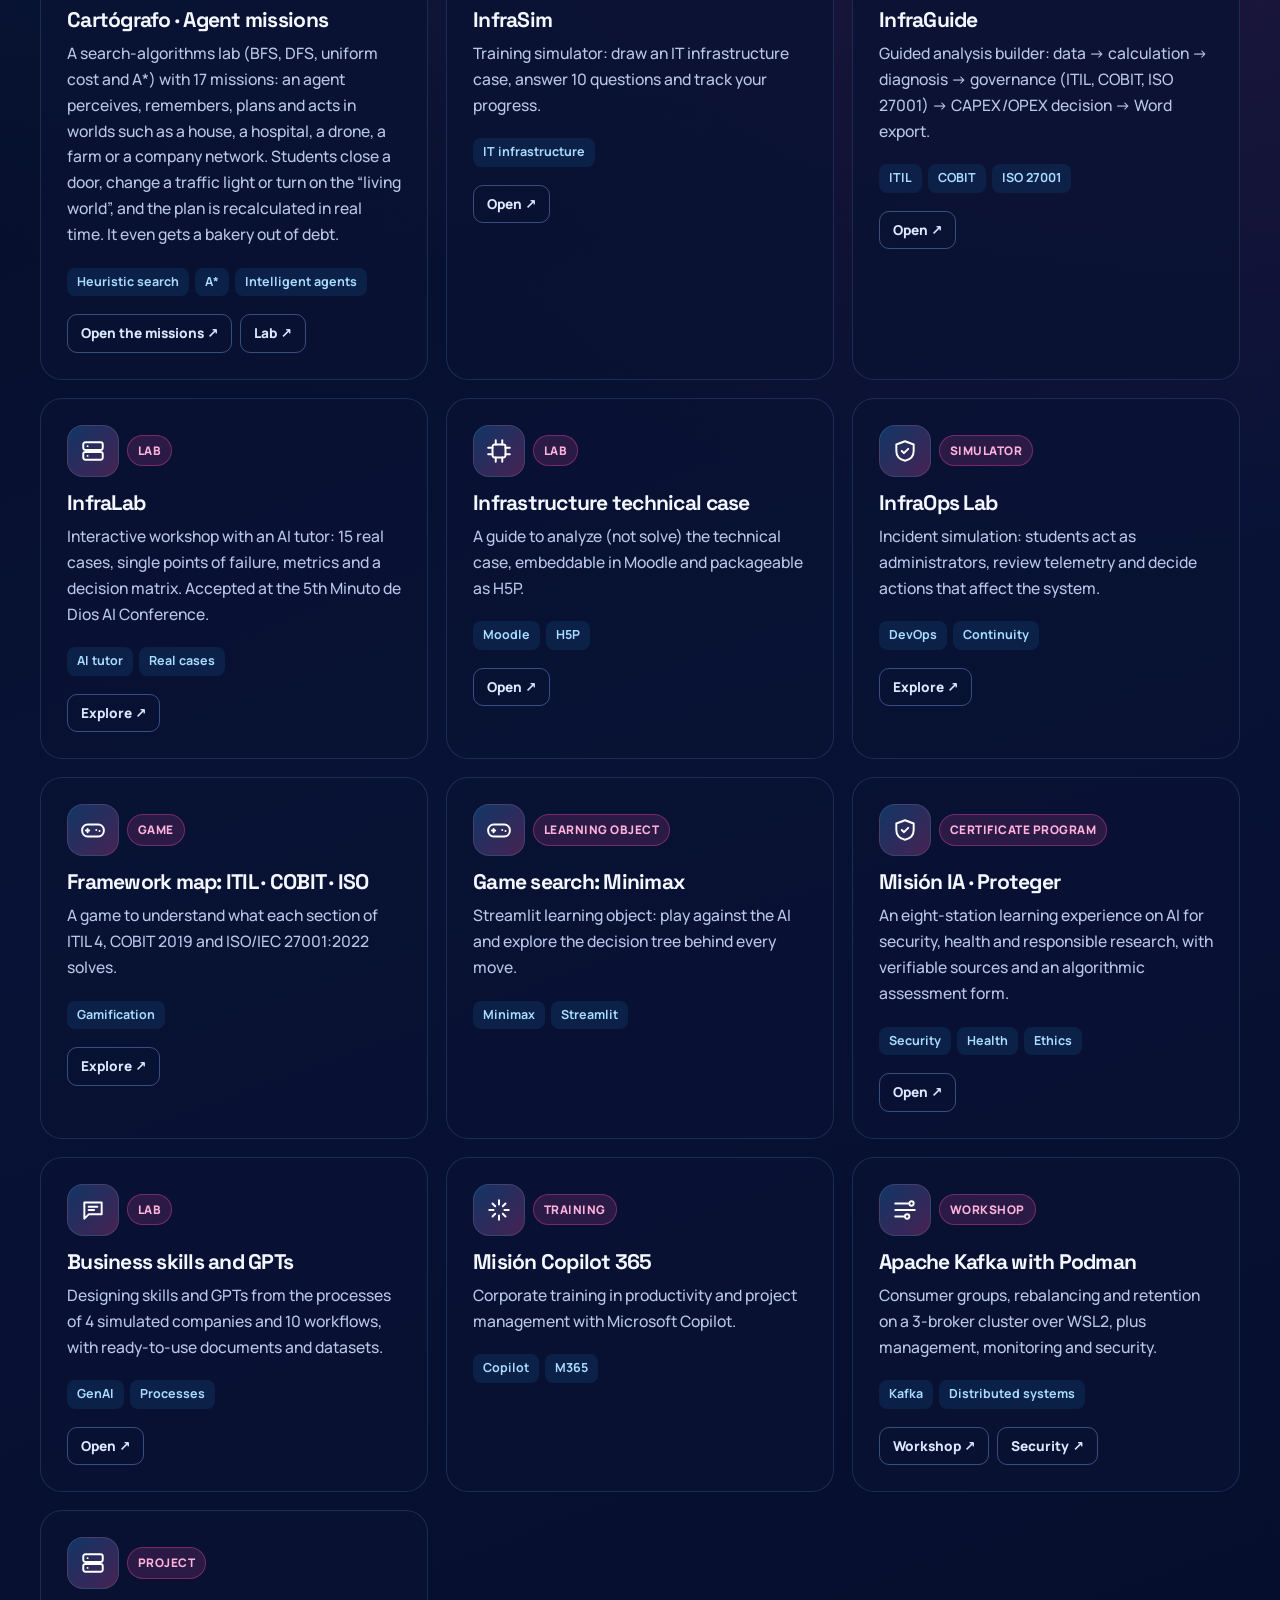
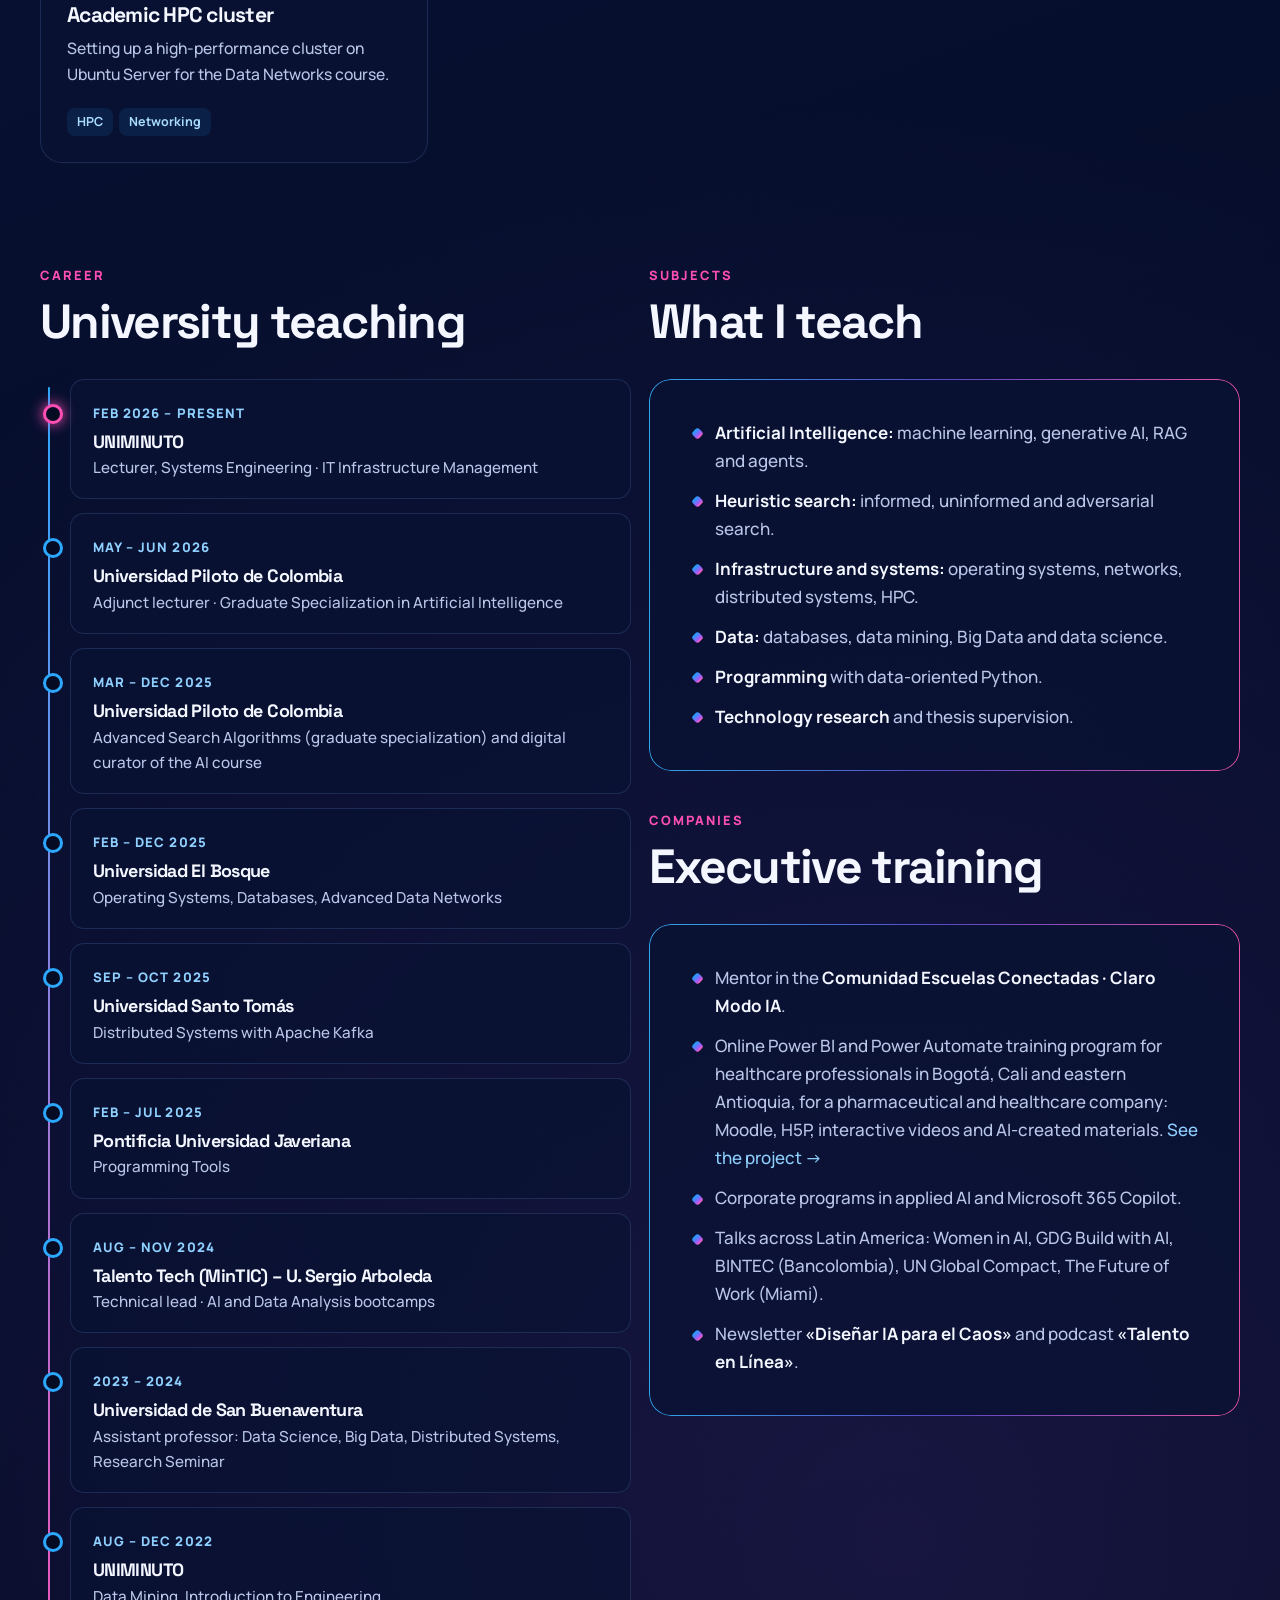
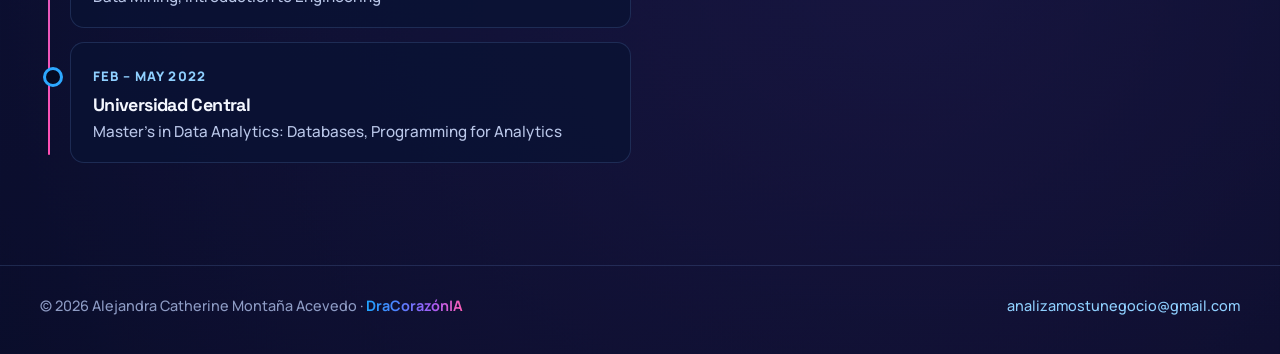
<file: en/docencia.html>
<!doctype html>
<html lang="en">
<head>
  <meta charset="utf-8">
  <meta name="viewport" content="width=device-width, initial-scale=1.0, viewport-fit=cover">
  <title>Teaching · Alejandra Montaña</title>
  <meta name="description" content="Teaching career, open labs and simulators by Alejandra Montaña.">
  <meta name="theme-color" content="#050b22">
  <meta property="og:title" content="Teaching · Alejandra Montaña">
  <meta property="og:description" content="Teaching career, open labs and simulators by Alejandra Montaña.">
  <meta property="og:type" content="website">
  <meta property="og:image" content="https://acatherinebusinessintelligence.github.io/images/alejandra.jpg">
  <link rel="icon" href="data:image/svg+xml,%3Csvg xmlns='http://www.w3.org/2000/svg' viewBox='0 0 32 32'%3E%3Cdefs%3E%3ClinearGradient id='g' x1='0' x2='1'%3E%3Cstop offset='0' stop-color='%232d94ff'/%3E%3Cstop offset='1' stop-color='%23ff59b3'/%3E%3C/linearGradient%3E%3C/defs%3E%3Crect width='32' height='32' rx='9' fill='url(%23g)'/%3E%3Ctext x='16' y='22' font-family='Arial' font-weight='700' font-size='15' fill='white' text-anchor='middle'%3EAM%3C/text%3E%3C/svg%3E">
  <link rel="preconnect" href="https://fonts.googleapis.com">
  <link rel="preconnect" href="https://fonts.gstatic.com" crossorigin>
  <link href="https://fonts.googleapis.com/css2?family=Space+Grotesk:wght@500;700;800&family=Manrope:wght@500;600;700;800&display=swap" rel="stylesheet">
  <link rel="alternate" hreflang="es" href="https://acatherinebusinessintelligence.github.io/docencia.html">
  <link rel="alternate" hreflang="en" href="https://acatherinebusinessintelligence.github.io/en/docencia.html">
  <link rel="alternate" hreflang="x-default" href="https://acatherinebusinessintelligence.github.io/docencia.html">
  <link rel="stylesheet" href="../style.css?v=17">
</head>
<body>
<a class="skip" href="#contenido">Skip to content</a>
<header class="site-header">
  <div class="wrap nav">
    <a class="brand" href="index.html" aria-label="DraCorazónIA, home"><span class="dra">Dra</span><span class="corazon">Corazón</span><span class="ia">IA</span></a>
    <button class="menu-btn" aria-expanded="false" aria-controls="nav-links" aria-label="Open menu">
      <svg viewBox="0 0 24 24" fill="none" stroke="currentColor" stroke-width="2" stroke-linecap="round"><path d="M4 7h16M4 12h16M4 17h16"/></svg>
    </button>
    <nav id="nav-links" class="nav-links" aria-label="Main">
        <a href="index.html">Home</a>
        <a href="historia.html">My story</a>
        <a href="investigacion.html">Research</a>
        <a href="proyectos.html">Projects</a>
        <a href="docencia.html" aria-current="page">Teaching</a>
        <a href="divulgacion.html">Outreach</a>
      <a class="lang-switch" href="../docencia.html" hreflang="es" lang="es" aria-label="Leer en español"><b>ES</b> | <span aria-hidden="true">EN</span></a>
      <a class="btn btn-primary btn-sm nav-cta" href="mailto:analizamostunegocio@gmail.com?subject=Speaking%20invitation">Invite me to speak</a>
    </nav>
  </div>
</header>

<main id="contenido">
  <div class="wrap">
    <section class="page-hero">
      <span class="eyebrow">University teaching · Executive training</span>
      <h1>Teaching AI with <span class="grad-text">critical thinking</span></h1>
      <p class="lead">I design learning experiences that combine mathematical foundations, hands-on practice, real cases and a critical view of AI. Many of them are open web labs any student can use.</p>
    </section>

    <section class="section" style="padding-top:40px">
      <div class="section-head"><div><span class="kicker">Corporate training</span><h2>Online training program</h2>
      <p>End-to-end design of an e-learning program with personalized coaching.</p></div></div>
      <div class="grid">
        <article class="card course-feature reveal">
          <div class="course-text">
            <div class="badges"><span class="badge type">Online training program · Healthcare</span><span class="badge live">2026</span></div>
            <h3>Power BI and Power Automate for healthcare professionals</h3>
            <p class="meta" style="margin:0 0 12px">Pharmaceutical and healthcare company · 2026</p>
            <p>I designed and built, end to end, a data analytics and automation training program for professionals at healthcare institutions in Bogotá, Cali and eastern Antioquia.</p>
            <ul class="list course-list">
              <li><strong>Moodle LMS:</strong> instructional design, course structure, modules, cover art and full setup.</li>
              <li><strong>Interactive H5P content and interactive videos:</strong> recorded training each participant takes at their own pace.</li>
              <li><strong>AI-created materials:</strong> characters, voice, video and assessments, reviewed and adapted to the healthcare context.</li>
              <li><strong>Live group mentoring</strong> in Power BI and Power Automate.</li>
              <li><strong>One-on-one personalized coaching</strong> across the three regions, until each participant builds their own dashboard and automates a workflow from their job.</li>
            </ul>
            <div class="tags"><span class="tag">Moodle</span><span class="tag">H5P</span><span class="tag">Interactive video</span><span class="tag">Generative AI</span><span class="tag">Power BI</span><span class="tag">Power Automate</span><span class="tag">E-learning</span></div>
          </div>
          <figure class="course-media">
            <div class="course-shots">
              <picture><source srcset="../images/curso-salud/avatar-flujo-power-automate.webp" type="image/webp">
                <img src="../images/curso-salud/avatar-flujo-power-automate.jpg" alt="AI-created character explaining a Power Automate flow: form, Excel and notification email" width="720" height="960" loading="lazy"></picture>
              <picture><source srcset="../images/curso-salud/avatar-profesional-salud.webp" type="image/webp">
                <img src="../images/curso-salud/avatar-profesional-salud.jpg" alt="AI-created character representing a healthcare professional" width="720" height="960" loading="lazy"></picture>
            </div>
            <figcaption>AI-created characters for the course's interactive videos.</figcaption>
          </figure>
        </article>
      </div>
    </section>

    <section class="section">
      <div class="section-head"><div><span class="kicker">Open resources</span><h2>Labs, simulators and learning objects</h2>
      <p>Tools I've built for my courses, published on GitHub Pages.</p></div></div>
      <div class="grid">
        <article class="card reveal">
          <div class="badges"><div class="icon"><svg viewBox="0 0 24 24" aria-hidden="true"><path d="M12 3v4M12 17v4M3 12h4M17 12h4M6 6l2.5 2.5M15.5 15.5 18 18M6 18l2.5-2.5M15.5 8.5 18 6"/></svg></div><span class="badge type">Simulator</span></div>
          <h3>Cartógrafo · Agent missions</h3><p>A search-algorithms lab (BFS, DFS, uniform cost and A*) with 17 missions: an agent perceives, remembers, plans and acts in worlds such as a house, a hospital, a drone, a farm or a company network. Students close a door, change a traffic light or turn on the “living world”, and the plan is recalculated in real time. It even gets a bakery out of debt.</p><div class="tags"><span class="tag">Heuristic search</span><span class="tag">A*</span><span class="tag">Intelligent agents</span></div><div class="card-links"><a href="https://pilotoaleja.pythonanywhere.com/misiones.html" target="_blank" rel="noopener">Open the missions ↗</a><a href="https://pilotoaleja.pythonanywhere.com/laboratorio.html" target="_blank" rel="noopener">Lab ↗</a></div>
        </article>
        <article class="card reveal">
          <div class="badges"><div class="icon"><svg viewBox="0 0 24 24" aria-hidden="true"><rect x="3" y="4" width="18" height="7" rx="2"/><rect x="3" y="13" width="18" height="7" rx="2"/><path d="M7 7.5h.01M7 16.5h.01"/></svg></div><span class="badge type">Simulator</span></div>
          <h3>InfraSim</h3><p>Training simulator: draw an IT infrastructure case, answer 10 questions and track your progress.</p><div class="tags"><span class="tag">IT infrastructure</span></div><div class="card-links"><a href="https://acatherinebusinessintelligence.github.io/infrasim/" target="_blank" rel="noopener">Open ↗</a></div>
        </article>
        <article class="card reveal">
          <div class="badges"><div class="icon"><svg viewBox="0 0 24 24" aria-hidden="true"><path d="M4 4h6a3 3 0 0 1 3 3v13a2 2 0 0 0-2-2H4zM20 4h-6a3 3 0 0 0-3 3"/><path d="M20 4v14h-7"/></svg></div><span class="badge type">Guide</span></div>
          <h3>InfraGuide</h3><p>Guided analysis builder: data → calculation → diagnosis → governance (ITIL, COBIT, ISO 27001) → CAPEX/OPEX decision → Word export.</p><div class="tags"><span class="tag">ITIL</span><span class="tag">COBIT</span><span class="tag">ISO 27001</span></div><div class="card-links"><a href="https://acatherinebusinessintelligence.github.io/infraguide/" target="_blank" rel="noopener">Open ↗</a></div>
        </article>
        <article class="card reveal">
          <div class="badges"><div class="icon"><svg viewBox="0 0 24 24" aria-hidden="true"><rect x="3" y="4" width="18" height="7" rx="2"/><rect x="3" y="13" width="18" height="7" rx="2"/><path d="M7 7.5h.01M7 16.5h.01"/></svg></div><span class="badge type">Lab</span></div>
          <h3>InfraLab</h3><p>Interactive workshop with an AI tutor: 15 real cases, single points of failure, metrics and a decision matrix. Accepted at the 5th Minuto de Dios AI Conference.</p><div class="tags"><span class="tag">AI tutor</span><span class="tag">Real cases</span></div><div class="card-links"><a href="https://acatherinebusinessintelligence.github.io/infralab/" target="_blank" rel="noopener">Explore ↗</a></div>
        </article>
        <article class="card reveal">
          <div class="badges"><div class="icon"><svg viewBox="0 0 24 24" aria-hidden="true"><rect x="6" y="6" width="12" height="12" rx="2"/><path d="M9 2v4M15 2v4M9 18v4M15 18v4M2 9h4M2 15h4M18 9h4M18 15h4"/></svg></div><span class="badge type">Lab</span></div>
          <h3>Infrastructure technical case</h3><p>A guide to analyze (not solve) the technical case, embeddable in Moodle and packageable as H5P.</p><div class="tags"><span class="tag">Moodle</span><span class="tag">H5P</span></div><div class="card-links"><a href="https://acatherinebusinessintelligence.github.io/lab-caso-tecnico-infraestructura/" target="_blank" rel="noopener">Open ↗</a></div>
        </article>
        <article class="card reveal">
          <div class="badges"><div class="icon"><svg viewBox="0 0 24 24" aria-hidden="true"><path d="M12 3 4 6v6c0 5 3.5 8 8 9 4.5-1 8-4 8-9V6z"/><path d="m9 12 2 2 4-4"/></svg></div><span class="badge type">Simulator</span></div>
          <h3>InfraOps Lab</h3><p>Incident simulation: students act as administrators, review telemetry and decide actions that affect the system.</p><div class="tags"><span class="tag">DevOps</span><span class="tag">Continuity</span></div><div class="card-links"><a href="https://acatherinebusinessintelligence.github.io/InfraOps-Lab/" target="_blank" rel="noopener">Explore ↗</a></div>
        </article>
        <article class="card reveal">
          <div class="badges"><div class="icon"><svg viewBox="0 0 24 24" aria-hidden="true"><rect x="2" y="7" width="20" height="11" rx="5"/><path d="M7 11v3M5.5 12.5h3M15 12h.01M18 13h.01"/></svg></div><span class="badge type">Game</span></div>
          <h3>Framework map: ITIL · COBIT · ISO</h3><p>A game to understand what each section of ITIL 4, COBIT 2019 and ISO/IEC 27001:2022 solves.</p><div class="tags"><span class="tag">Gamification</span></div><div class="card-links"><a href="https://acatherinebusinessintelligence.github.io/juego-hallazgo/" target="_blank" rel="noopener">Explore ↗</a></div>
        </article>
        <article class="card reveal">
          <div class="badges"><div class="icon"><svg viewBox="0 0 24 24" aria-hidden="true"><rect x="2" y="7" width="20" height="11" rx="5"/><path d="M7 11v3M5.5 12.5h3M15 12h.01M18 13h.01"/></svg></div><span class="badge type">Learning object</span></div>
          <h3>Game search: Minimax</h3><p>Streamlit learning object: play against the AI and explore the decision tree behind every move.</p><div class="tags"><span class="tag">Minimax</span><span class="tag">Streamlit</span></div>
        </article>
        <article class="card reveal">
          <div class="badges"><div class="icon"><svg viewBox="0 0 24 24" aria-hidden="true"><path d="M12 3 4 6v6c0 5 3.5 8 8 9 4.5-1 8-4 8-9V6z"/><path d="m9 12 2 2 4-4"/></svg></div><span class="badge type">Certificate program</span></div>
          <h3>Misión IA · Proteger</h3><p>An eight-station learning experience on AI for security, health and responsible research, with verifiable sources and an algorithmic assessment form.</p><div class="tags"><span class="tag">Security</span><span class="tag">Health</span><span class="tag">Ethics</span></div><div class="card-links"><a href="https://acatherinebusinessintelligence.github.io/mision-ia-seguridad-salud/" target="_blank" rel="noopener">Open ↗</a></div>
        </article>
        <article class="card reveal">
          <div class="badges"><div class="icon"><svg viewBox="0 0 24 24" aria-hidden="true"><path d="M4 5h16v11H8l-4 4z"/><path d="M8 9h8M8 12h5"/></svg></div><span class="badge type">Lab</span></div>
          <h3>Business skills and GPTs</h3><p>Designing skills and GPTs from the processes of 4 simulated companies and 10 workflows, with ready-to-use documents and datasets.</p><div class="tags"><span class="tag">GenAI</span><span class="tag">Processes</span></div><div class="card-links"><a href="https://acatherinebusinessintelligence.github.io/laboratorio-skills-gpts-empresariales/" target="_blank" rel="noopener">Open ↗</a></div>
        </article>
        <article class="card reveal">
          <div class="badges"><div class="icon"><svg viewBox="0 0 24 24" aria-hidden="true"><path d="M12 3v4M12 17v4M3 12h4M17 12h4M6 6l2.5 2.5M15.5 15.5 18 18M6 18l2.5-2.5M15.5 8.5 18 6"/></svg></div><span class="badge type">Training</span></div>
          <h3>Misión Copilot 365</h3><p>Corporate training in productivity and project management with Microsoft Copilot.</p><div class="tags"><span class="tag">Copilot</span><span class="tag">M365</span></div>
        </article>
        <article class="card reveal">
          <div class="badges"><div class="icon"><svg viewBox="0 0 24 24" aria-hidden="true"><path d="M3 6h12M3 12h18M3 18h8"/><circle cx="18" cy="6" r="2"/><circle cx="14" cy="18" r="2"/></svg></div><span class="badge type">Workshop</span></div>
          <h3>Apache Kafka with Podman</h3><p>Consumer groups, rebalancing and retention on a 3-broker cluster over WSL2, plus management, monitoring and security.</p><div class="tags"><span class="tag">Kafka</span><span class="tag">Distributed systems</span></div><div class="card-links"><a href="https://acatherinebusinessintelligence.github.io/Kafka_Arquitectura/index_taller2_simple.html" target="_blank" rel="noopener">Workshop ↗</a><a href="https://acatherinebusinessintelligence.github.io/Kafka-gesti-n-monitoreo-seguridad/modulo5_gestion_monitoreo_seguridad.html" target="_blank" rel="noopener">Security ↗</a></div>
        </article>
        <article class="card reveal">
          <div class="badges"><div class="icon"><svg viewBox="0 0 24 24" aria-hidden="true"><rect x="3" y="4" width="18" height="7" rx="2"/><rect x="3" y="13" width="18" height="7" rx="2"/><path d="M7 7.5h.01M7 16.5h.01"/></svg></div><span class="badge type">Project</span></div>
          <h3>Academic HPC cluster</h3><p>Setting up a high-performance cluster on Ubuntu Server for the Data Networks course.</p><div class="tags"><span class="tag">HPC</span><span class="tag">Networking</span></div>
        </article>
      </div>
    </section>

    <section class="section">
      <div class="grid grid-2">
        <div>
          <div class="section-head"><div><span class="kicker">Career</span><h2>University teaching</h2></div></div>
          <div class="timeline">
        <div class="tl-item reveal now"><span class="when">Feb 2026 – present</span><h3>UNIMINUTO</h3><p>Lecturer, Systems Engineering · IT Infrastructure Management</p></div>
        <div class="tl-item reveal"><span class="when">May – Jun 2026</span><h3>Universidad Piloto de Colombia</h3><p>Adjunct lecturer · Graduate Specialization in Artificial Intelligence</p></div>
        <div class="tl-item reveal"><span class="when">Mar – Dec 2025</span><h3>Universidad Piloto de Colombia</h3><p>Advanced Search Algorithms (graduate specialization) and digital curator of the AI course</p></div>
        <div class="tl-item reveal"><span class="when">Feb – Dec 2025</span><h3>Universidad El Bosque</h3><p>Operating Systems, Databases, Advanced Data Networks</p></div>
        <div class="tl-item reveal"><span class="when">Sep – Oct 2025</span><h3>Universidad Santo Tomás</h3><p>Distributed Systems with Apache Kafka</p></div>
        <div class="tl-item reveal"><span class="when">Feb – Jul 2025</span><h3>Pontificia Universidad Javeriana</h3><p>Programming Tools</p></div>
        <div class="tl-item reveal"><span class="when">Aug – Nov 2024</span><h3>Talento Tech (MinTIC) – U. Sergio Arboleda</h3><p>Technical lead · AI and Data Analysis bootcamps</p></div>
        <div class="tl-item reveal"><span class="when">2023 – 2024</span><h3>Universidad de San Buenaventura</h3><p>Assistant professor: Data Science, Big Data, Distributed Systems, Research Seminar</p></div>
        <div class="tl-item reveal"><span class="when">Aug – Dec 2022</span><h3>UNIMINUTO</h3><p>Data Mining, Introduction to Engineering</p></div>
        <div class="tl-item reveal"><span class="when">Feb – May 2022</span><h3>Universidad Central</h3><p>Master's in Data Analytics: Databases, Programming for Analytics</p></div>
          </div>
        </div>
        <div>
          <div class="section-head"><div><span class="kicker">Subjects</span><h2>What I teach</h2></div></div>
          <div class="panel reveal">
            <ul class="list">
              <li><strong>Artificial Intelligence:</strong> machine learning, generative AI, RAG and agents.</li>
              <li><strong>Heuristic search:</strong> informed, uninformed and adversarial search.</li>
              <li><strong>Infrastructure and systems:</strong> operating systems, networks, distributed systems, HPC.</li>
              <li><strong>Data:</strong> databases, data mining, Big Data and data science.</li>
              <li><strong>Programming</strong> with data-oriented Python.</li>
              <li><strong>Technology research</strong> and thesis supervision.</li>
            </ul>
          </div>
          <div class="section-head" style="margin-top:40px"><div><span class="kicker">Companies</span><h2>Executive training</h2></div></div>
          <div class="panel reveal">
            <ul class="list">
              <li>Mentor in the <strong>Comunidad Escuelas Conectadas · Claro Modo IA</strong>.</li>
              <li>Online Power BI and Power Automate training program for healthcare professionals in Bogotá, Cali and eastern Antioquia, for a pharmaceutical and healthcare company: Moodle, H5P, interactive videos and AI-created materials. <a href="proyectos.html">See the project →</a></li>
              <li>Corporate programs in applied AI and Microsoft 365 Copilot.</li>
              <li>Talks across Latin America: Women in AI, GDG Build with AI, BINTEC (Bancolombia), UN Global Compact, The Future of Work (Miami).</li>
              <li>Newsletter <strong>«Diseñar IA para el Caos»</strong> and podcast <strong>«Talento en Línea»</strong>.</li>
            </ul>
          </div>
        </div>
      </div>
    </section>
  </div>
</main>

<footer class="site-footer">
  <div class="wrap">
    <span>© 2026 Alejandra Catherine Montaña Acevedo · <span class="grad-text"><strong>DraCorazónIA</strong></span></span>
    <span><a href="mailto:analizamostunegocio@gmail.com">analizamostunegocio@gmail.com</a></span>
  </div>
</footer>
<script src="../main.js?v=17"></script>
</body>
</html>
</file>
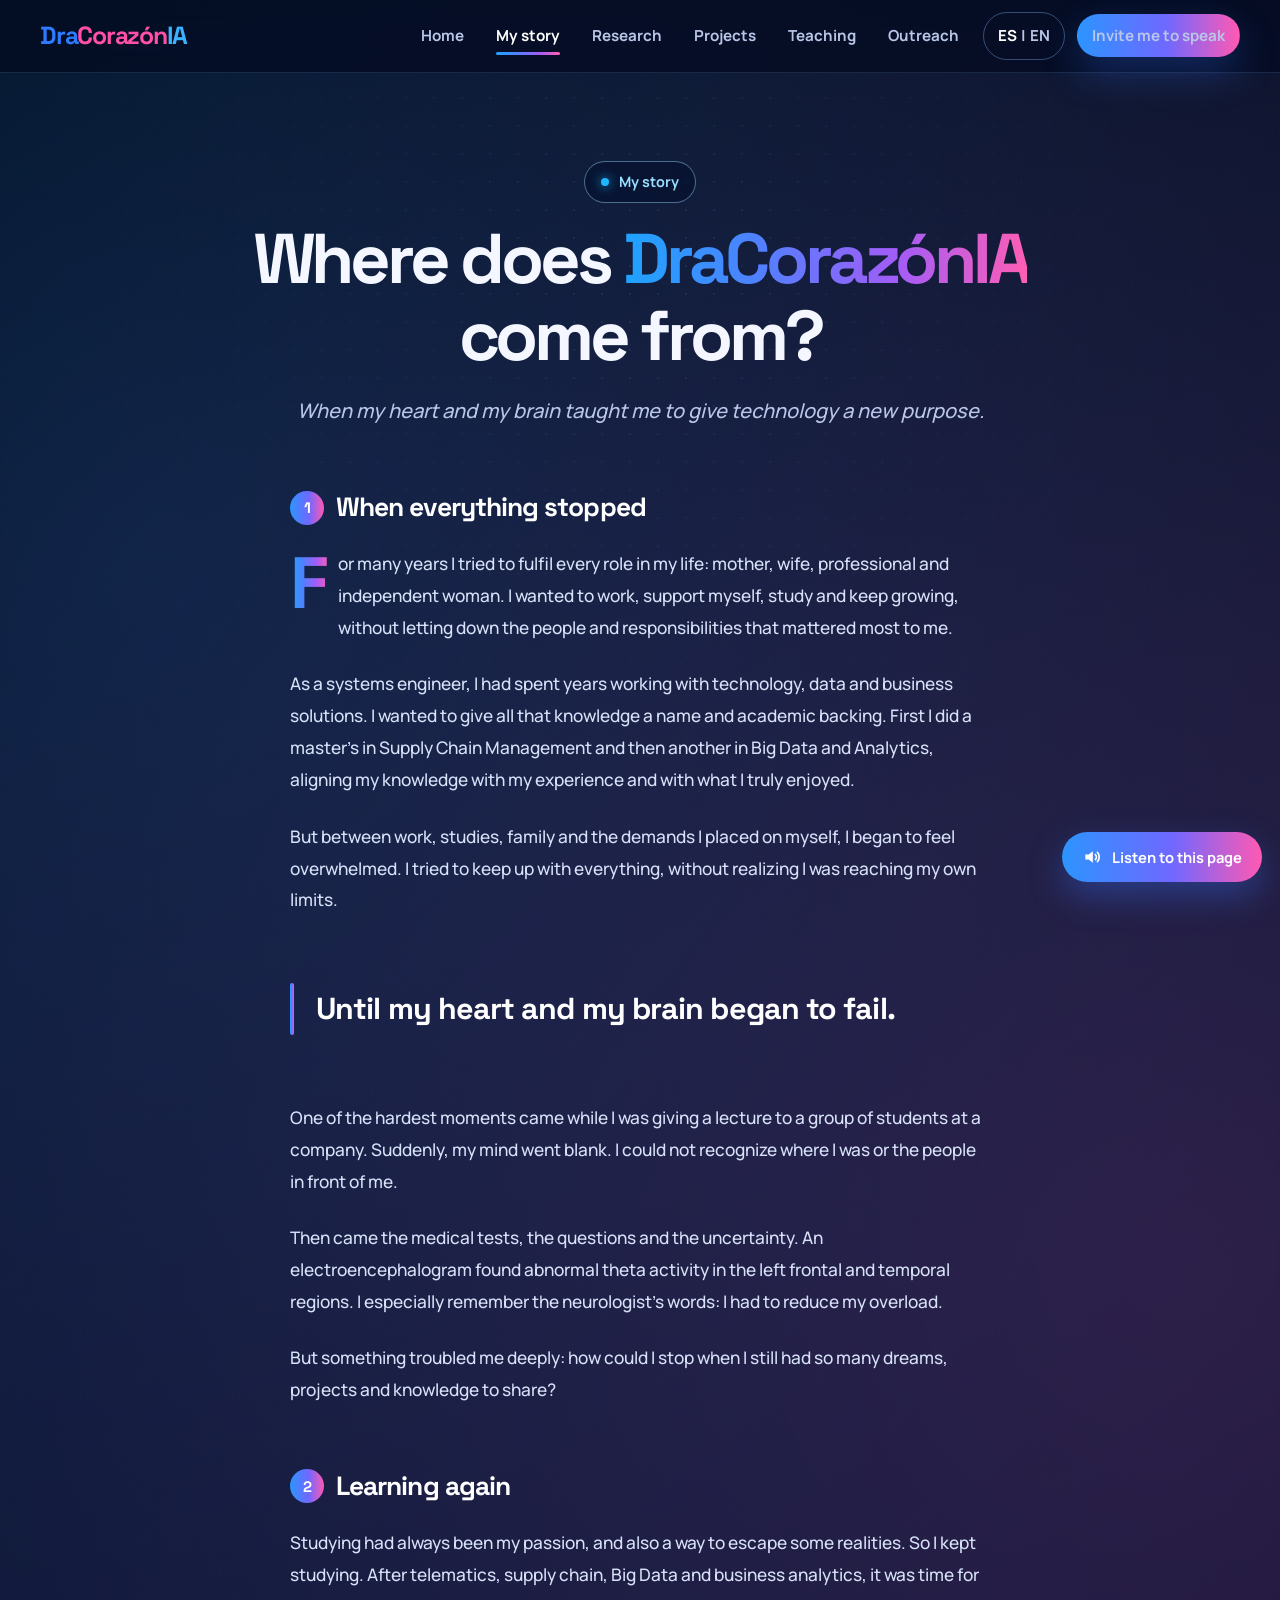
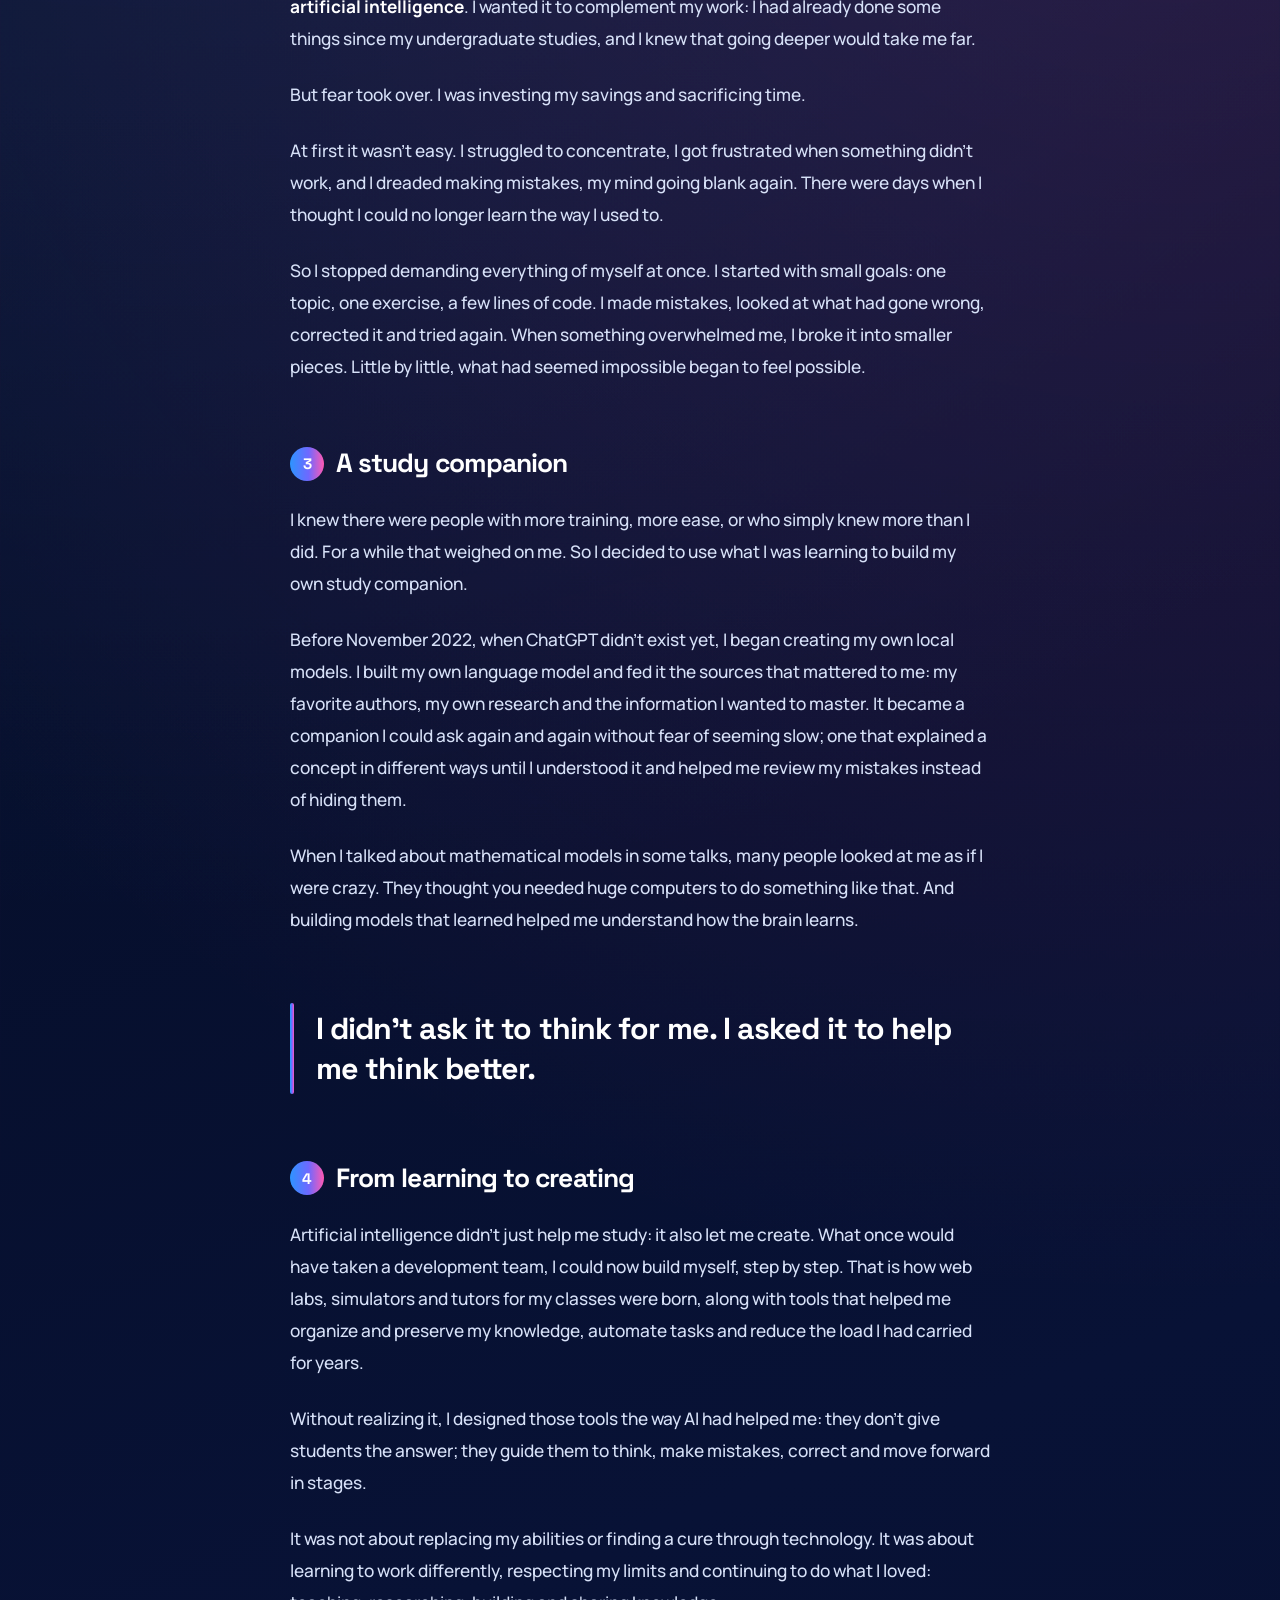
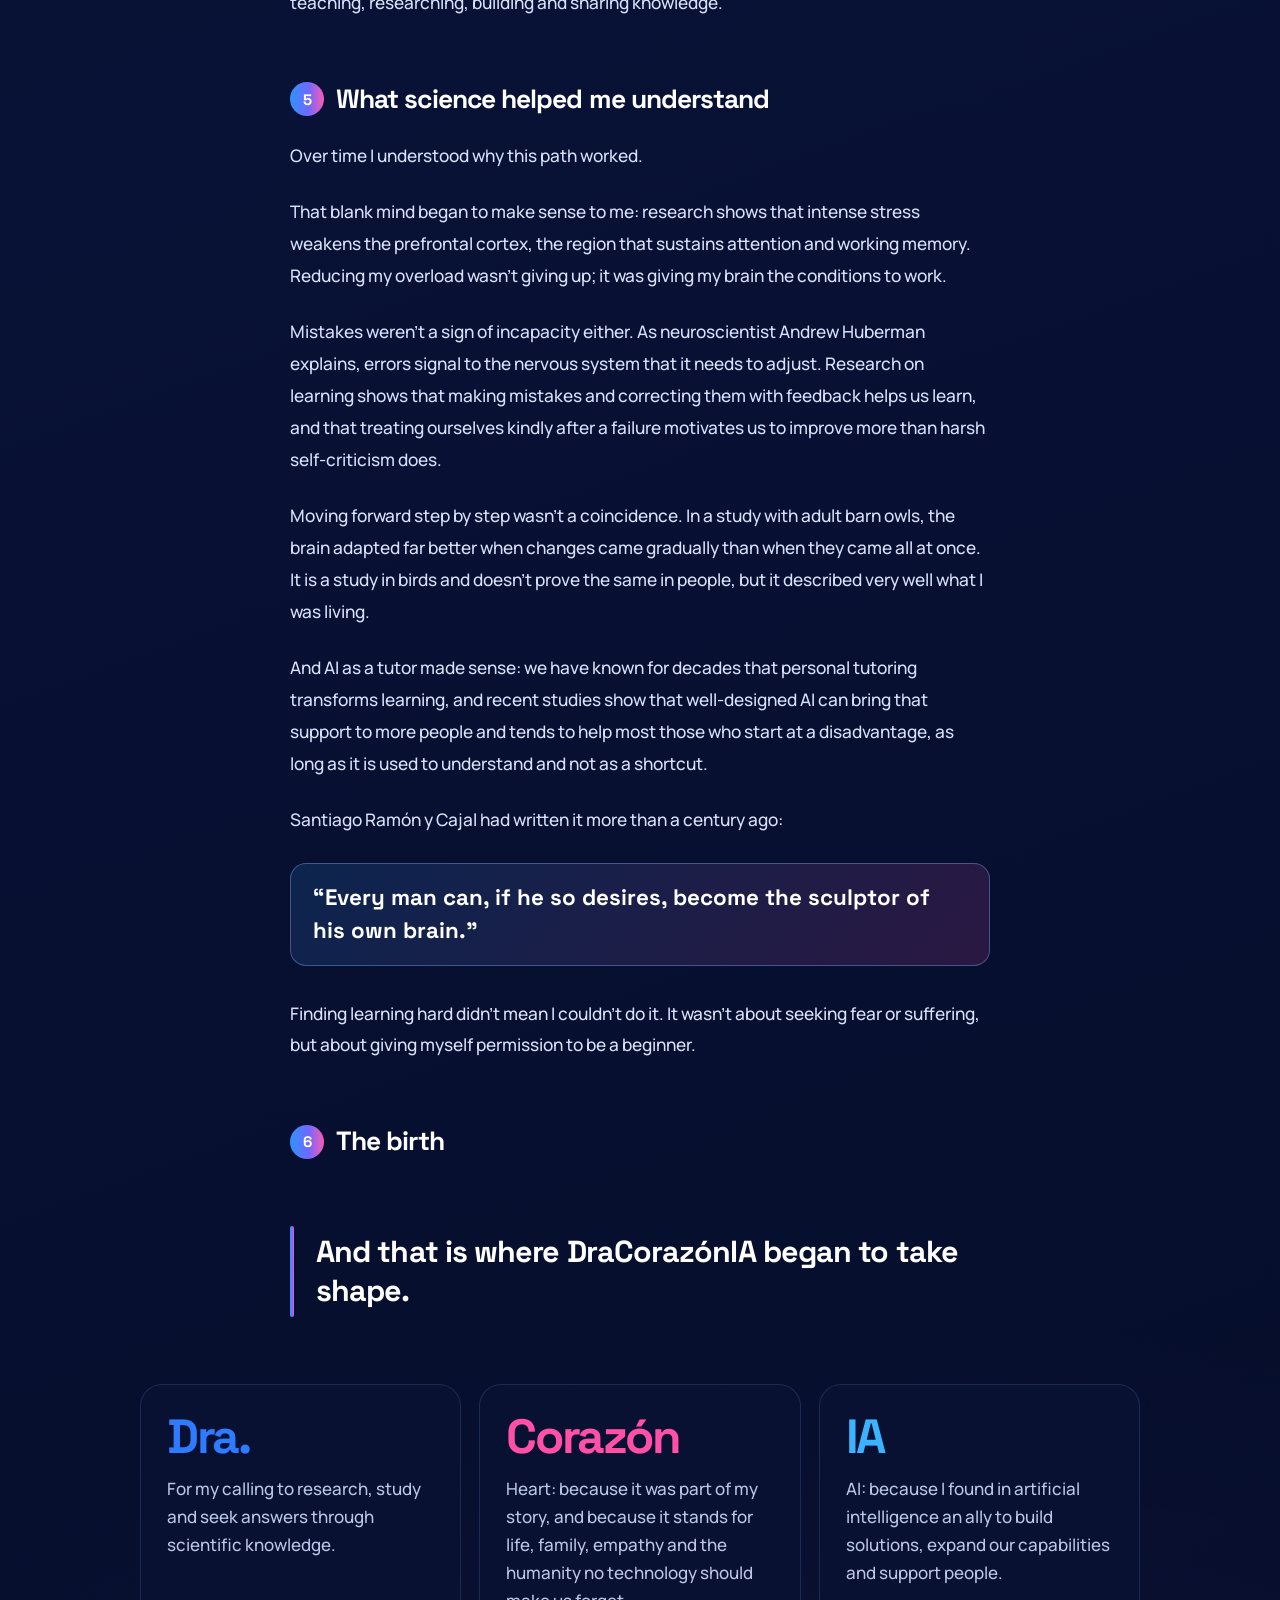
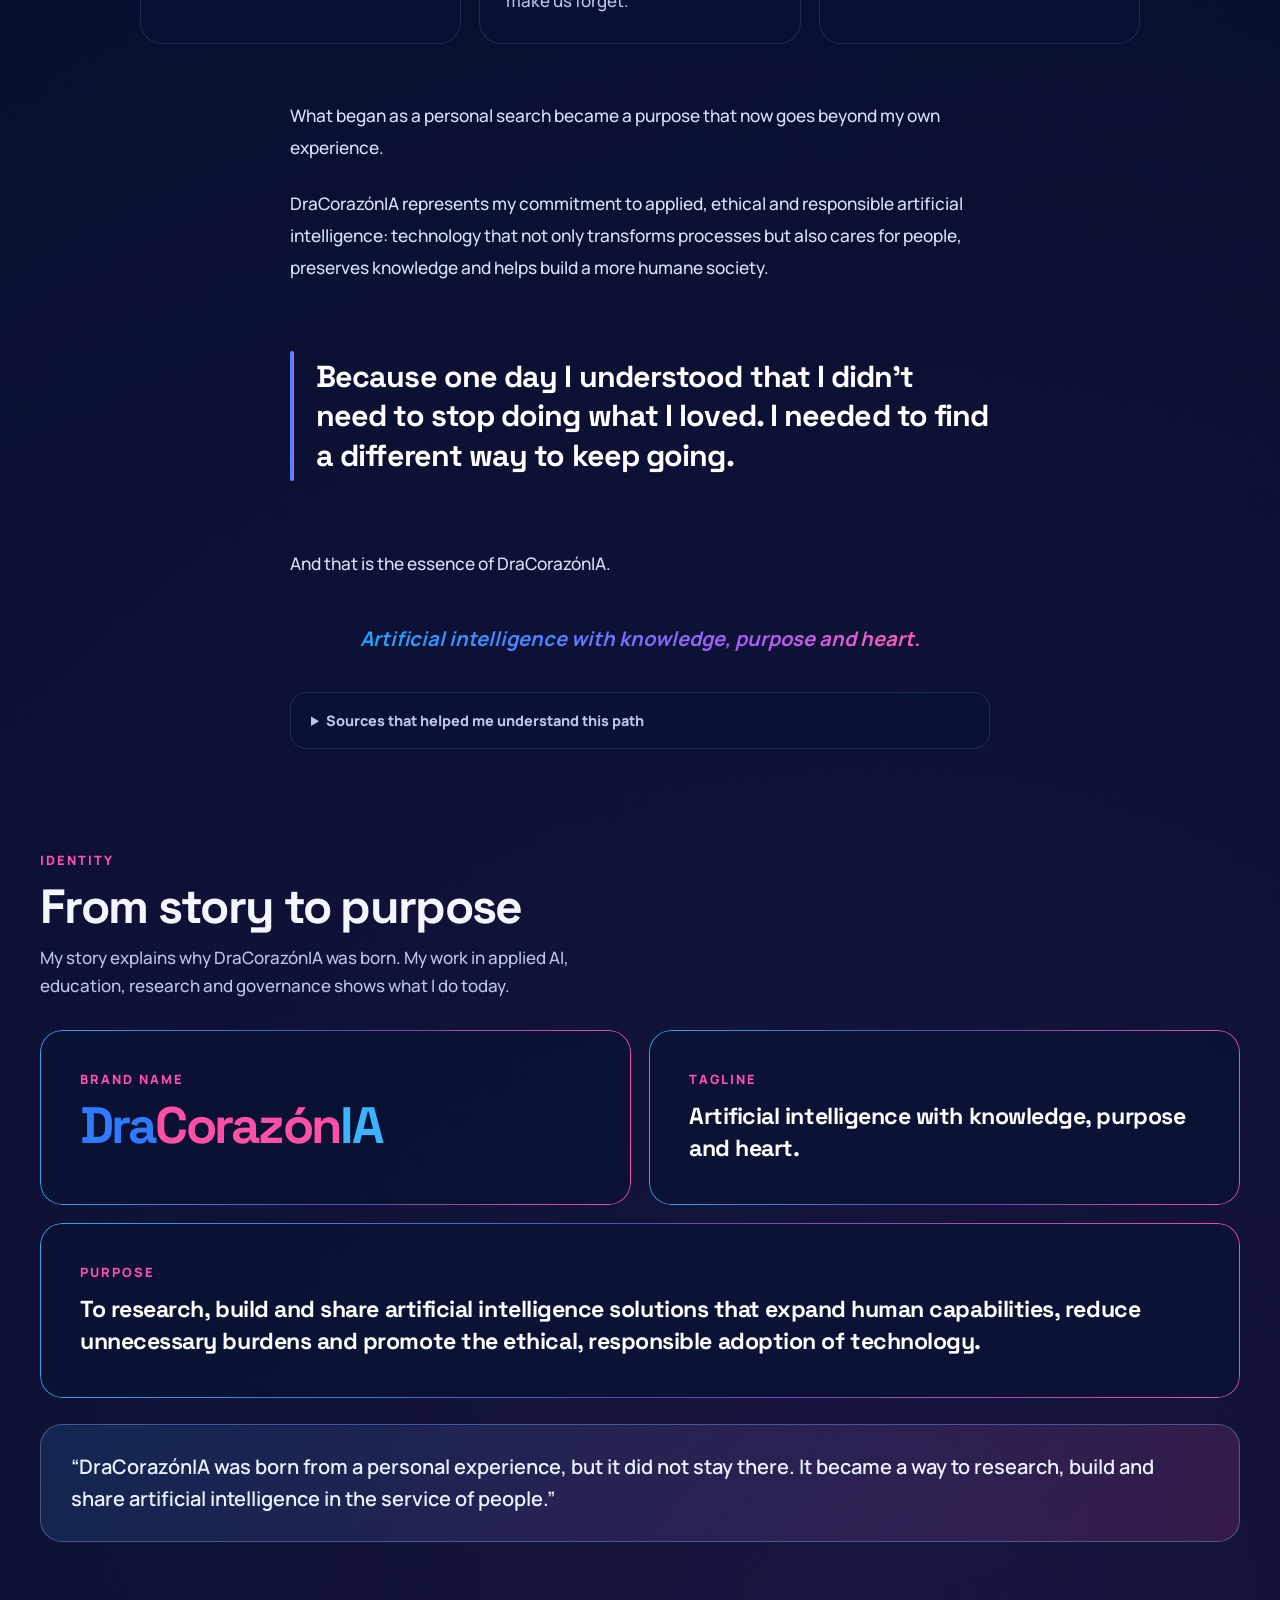
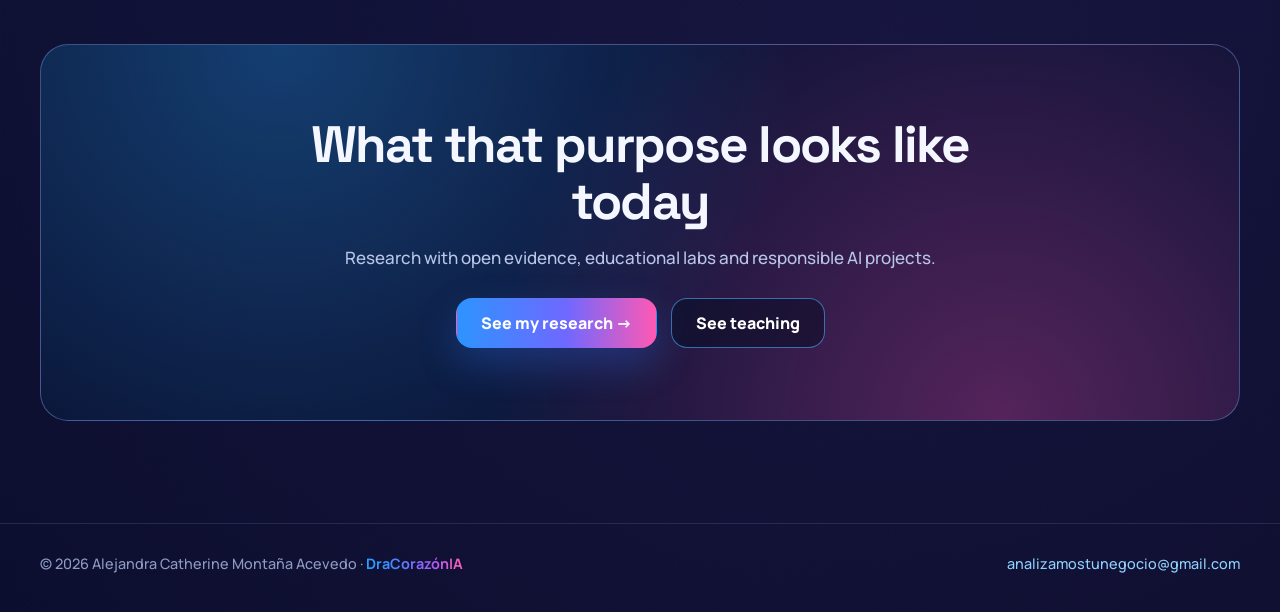
<file: en/historia.html>
<!doctype html>
<html lang="en">
<head>
  <meta charset="utf-8">
  <meta name="viewport" content="width=device-width, initial-scale=1.0, viewport-fit=cover">
  <title>My story · DraCorazónIA</title>
  <meta name="description" content="My story: where DraCorazónIA comes from. Artificial intelligence with knowledge, purpose and heart.">
  <meta name="theme-color" content="#050b22">
  <meta property="og:title" content="My story · DraCorazónIA">
  <meta property="og:description" content="My story: where DraCorazónIA comes from. Artificial intelligence with knowledge, purpose and heart.">
  <meta property="og:type" content="website">
  <meta property="og:image" content="https://acatherinebusinessintelligence.github.io/images/alejandra.jpg">
  <link rel="icon" href="data:image/svg+xml,%3Csvg xmlns='http://www.w3.org/2000/svg' viewBox='0 0 32 32'%3E%3Cdefs%3E%3ClinearGradient id='g' x1='0' x2='1'%3E%3Cstop offset='0' stop-color='%232d94ff'/%3E%3Cstop offset='1' stop-color='%23ff59b3'/%3E%3C/linearGradient%3E%3C/defs%3E%3Crect width='32' height='32' rx='9' fill='url(%23g)'/%3E%3Ctext x='16' y='22' font-family='Arial' font-weight='700' font-size='15' fill='white' text-anchor='middle'%3EAM%3C/text%3E%3C/svg%3E">
  <link rel="preconnect" href="https://fonts.googleapis.com">
  <link rel="preconnect" href="https://fonts.gstatic.com" crossorigin>
  <link href="https://fonts.googleapis.com/css2?family=Space+Grotesk:wght@500;700;800&family=Manrope:wght@500;600;700;800&display=swap" rel="stylesheet">
  <link rel="alternate" hreflang="es" href="https://acatherinebusinessintelligence.github.io/historia.html">
  <link rel="alternate" hreflang="en" href="https://acatherinebusinessintelligence.github.io/en/historia.html">
  <link rel="alternate" hreflang="x-default" href="https://acatherinebusinessintelligence.github.io/historia.html">
  <link rel="stylesheet" href="../style.css?v=17">
</head>
<body>
<a class="skip" href="#contenido">Skip to content</a>
<header class="site-header">
  <div class="wrap nav">
    <a class="brand" href="index.html" aria-label="DraCorazónIA, home"><span class="dra">Dra</span><span class="corazon">Corazón</span><span class="ia">IA</span></a>
    <button class="menu-btn" aria-expanded="false" aria-controls="nav-links" aria-label="Open menu">
      <svg viewBox="0 0 24 24" fill="none" stroke="currentColor" stroke-width="2" stroke-linecap="round"><path d="M4 7h16M4 12h16M4 17h16"/></svg>
    </button>
    <nav id="nav-links" class="nav-links" aria-label="Main">
        <a href="index.html">Home</a>
        <a href="historia.html" aria-current="page">My story</a>
        <a href="investigacion.html">Research</a>
        <a href="proyectos.html">Projects</a>
        <a href="docencia.html">Teaching</a>
        <a href="divulgacion.html">Outreach</a>
      <a class="lang-switch" href="../historia.html" hreflang="es" lang="es" aria-label="Leer en español"><b>ES</b> | <span aria-hidden="true">EN</span></a>
      <a class="btn btn-primary btn-sm nav-cta" href="mailto:analizamostunegocio@gmail.com?subject=Speaking%20invitation">Invite me to speak</a>
    </nav>
  </div>
</header>

<main id="contenido">
  <div class="wrap">
    <section class="page-hero story-hero">
      <span class="eyebrow">My story</span>
      <h1>Where does <span class="grad-text">DraCorazónIA</span> come from?</h1>
      <p class="lead"><em>When my heart and my brain taught me to give technology a new purpose.</em></p>
    </section>

    <article class="story">
      <h2 class="story-step first"><span>1</span> When everything stopped</h2>

      <p>For many years I tried to fulfil every role in my life: mother, wife, professional and independent woman. I wanted to work, support myself, study and keep growing, without letting down the people and responsibilities that mattered most to me.</p>

      <p>As a systems engineer, I had spent years working with technology, data and business solutions. I wanted to give all that knowledge a name and academic backing. First I did a master's in Supply Chain Management and then another in Big Data and Analytics, aligning my knowledge with my experience and with what I truly enjoyed.</p>

      <p>But between work, studies, family and the demands I placed on myself, I began to feel overwhelmed. I tried to keep up with everything, without realizing I was reaching my own limits.</p>

      <p class="story-pull">Until my heart and my brain began to fail.</p>

      <p>One of the hardest moments came while I was giving a lecture to a group of students at a company. Suddenly, my mind went blank. I could not recognize where I was or the people in front of me.</p>

      <p>Then came the medical tests, the questions and the uncertainty. An electroencephalogram found abnormal theta activity in the left frontal and temporal regions. I especially remember the neurologist's words: I had to reduce my overload.</p>

      <p>But something troubled me deeply: how could I stop when I still had so many dreams, projects and knowledge to share?</p>

      <h2 class="story-step"><span>2</span> Learning again</h2>

      <p>Studying had always been my passion, and also a way to escape some realities. So I kept studying. After telematics, supply chain, Big Data and business analytics, it was time for <strong>artificial intelligence</strong>. I wanted it to complement my work: I had already done some things since my undergraduate studies, and I knew that going deeper would take me far.</p>

      <p>But fear took over. I was investing my savings and sacrificing time.</p>

      <p>At first it wasn't easy. I struggled to concentrate, I got frustrated when something didn't work, and I dreaded making mistakes, my mind going blank again. There were days when I thought I could no longer learn the way I used to.</p>

      <p>So I stopped demanding everything of myself at once. I started with small goals: one topic, one exercise, a few lines of code. I made mistakes, looked at what had gone wrong, corrected it and tried again. When something overwhelmed me, I broke it into smaller pieces. Little by little, what had seemed impossible began to feel possible.</p>

      <h2 class="story-step"><span>3</span> A study companion</h2>

      <p>I knew there were people with more training, more ease, or who simply knew more than I did. For a while that weighed on me. So I decided to use what I was learning to build my own study companion.</p>

      <p>Before November 2022, when ChatGPT didn't exist yet, I began creating my own local models. I built my own language model and fed it the sources that mattered to me: my favorite authors, my own research and the information I wanted to master. It became a companion I could ask again and again without fear of seeming slow; one that explained a concept in different ways until I understood it and helped me review my mistakes instead of hiding them.</p>

      <p>When I talked about mathematical models in some talks, many people looked at me as if I were crazy. They thought you needed huge computers to do something like that. And building models that learned helped me understand how the brain learns.</p>

      <p class="story-pull">I didn't ask it to think for me. I asked it to help me think better.</p>

      <h2 class="story-step"><span>4</span> From learning to creating</h2>

      <p>Artificial intelligence didn't just help me study: it also let me create. What once would have taken a development team, I could now build myself, step by step. That is how web labs, simulators and tutors for my classes were born, along with tools that helped me organize and preserve my knowledge, automate tasks and reduce the load I had carried for years.</p>

      <p>Without realizing it, I designed those tools the way AI had helped me: they don't give students the answer; they guide them to think, make mistakes, correct and move forward in stages.</p>

      <p>It was not about replacing my abilities or finding a cure through technology. It was about learning to work differently, respecting my limits and continuing to do what I loved: teaching, researching, building and sharing knowledge.</p>

      <h2 class="story-step"><span>5</span> What science helped me understand</h2>

      <p>Over time I understood why this path worked.</p>

      <p>That blank mind began to make sense to me: research shows that intense stress weakens the prefrontal cortex, the region that sustains attention and working memory. Reducing my overload wasn't giving up; it was giving my brain the conditions to work.</p>

      <p>Mistakes weren't a sign of incapacity either. As neuroscientist Andrew Huberman explains, errors signal to the nervous system that it needs to adjust. Research on learning shows that making mistakes and correcting them with feedback helps us learn, and that treating ourselves kindly after a failure motivates us to improve more than harsh self-criticism does.</p>

      <p>Moving forward step by step wasn't a coincidence. In a study with adult barn owls, the brain adapted far better when changes came gradually than when they came all at once. It is a study in birds and doesn't prove the same in people, but it described very well what I was living.</p>

      <p>And AI as a tutor made sense: we have known for decades that personal tutoring transforms learning, and recent studies show that well-designed AI can bring that support to more people and tends to help most those who start at a disadvantage, as long as it is used to understand and not as a shortcut.</p>

      <p>Santiago Ramón y Cajal had written it more than a century ago:</p>
      <blockquote class="story-quote">“Every man can, if he so desires, become the sculptor of his own brain.”</blockquote>

      <p>Finding learning hard didn't mean I couldn't do it. It wasn't about seeking fear or suffering, but about giving myself permission to be a beginner.</p>

      <h2 class="story-step"><span>6</span> The birth</h2>

      <p class="story-pull">And that is where DraCorazónIA began to take shape.</p>
    </article>

    <section class="name-meaning" aria-label="Meaning of the name">
      <div class="meaning reveal"><span class="meaning-word dra">Dra.</span>
        <p>For my calling to research, study and seek answers through scientific knowledge.</p></div>
      <div class="meaning reveal"><span class="meaning-word corazon">Corazón</span>
        <p>Heart: because it was part of my story, and because it stands for life, family, empathy and the humanity no technology should make us forget.</p></div>
      <div class="meaning reveal"><span class="meaning-word ia">IA</span>
        <p>AI: because I found in artificial intelligence an ally to build solutions, expand our capabilities and support people.</p></div>
    </section>

    <article class="story">
      <p>What began as a personal search became a purpose that now goes beyond my own experience.</p>

      <p>DraCorazónIA represents my commitment to applied, ethical and responsible artificial intelligence: technology that not only transforms processes but also cares for people, preserves knowledge and helps build a more humane society.</p>

      <p class="story-pull">Because one day I understood that I didn't need to stop doing what I loved. I needed to find a different way to keep going.</p>

      <p>And that is the essence of DraCorazónIA.</p>
      <p class="story-sign"><em>Artificial intelligence with knowledge, purpose and heart.</em></p>

      <details class="story-sources">
        <summary>Sources that helped me understand this path</summary>
        <ul>
          <li>Santiago Ramón y Cajal. <em>Advice for a Young Investigator</em>.</li>
          <li>Arnsten, A. F. T. (2009). Stress signalling pathways that impair prefrontal cortex structure and function. <em>Nature Reviews Neuroscience</em>. <a href="https://pubmed.ncbi.nlm.nih.gov/19455173/" target="_blank" rel="noopener">PubMed ↗</a></li>
          <li>Huberman Lab. Using Failures, Movement &amp; Balance to Learn Faster. <a href="https://www.hubermanlab.com/episode/using-failures-movement-and-balance-to-learn-faster" target="_blank" rel="noopener">Episode ↗</a></li>
          <li>Metcalfe, J. (2017). Learning from errors. <em>Annual Review of Psychology</em>. <a href="https://pubmed.ncbi.nlm.nih.gov/27648988/" target="_blank" rel="noopener">PubMed ↗</a></li>
          <li>Breines, J. G. and Chen, S. (2012). Self-compassion increases self-improvement motivation. <em>Personality and Social Psychology Bulletin</em>. <a href="https://pubmed.ncbi.nlm.nih.gov/22645164/" target="_blank" rel="noopener">PubMed ↗</a></li>
          <li>Linkenhoker, B. A. and Knudsen, E. I. (2002). Incremental training increases the plasticity of the auditory space map in adult barn owls. <em>Nature</em>. <a href="https://pubmed.ncbi.nlm.nih.gov/12239566/" target="_blank" rel="noopener">PubMed ↗</a></li>
          <li>Bloom, B. S. (1984). The 2 sigma problem. <em>Educational Researcher</em>.</li>
          <li>Kestin, G. et al. (2025). AI tutoring outperforms in-class active learning. <em>Scientific Reports</em>. <a href="https://pmc.ncbi.nlm.nih.gov/articles/PMC12179260/" target="_blank" rel="noopener">Article ↗</a></li>
          <li>Bastani, H. et al. (2025). Generative AI without guardrails can harm learning. <em>PNAS</em>. <a href="https://papers.ssrn.com/abstract=4895486" target="_blank" rel="noopener">SSRN ↗</a></li>
          <li>Brynjolfsson, E., Li, D. and Raymond, L. (2025). Generative AI at work. <em>Quarterly Journal of Economics</em>. <a href="https://papers.ssrn.com/abstract=4426942" target="_blank" rel="noopener">SSRN ↗</a></li>
        </ul>
      </details>
    </article>

    <section class="section">
      <div class="section-head"><div><span class="kicker">Identity</span><h2>From story to purpose</h2>
        <p>My story explains why DraCorazónIA was born. My work in applied AI, education, research and governance shows what I do today.</p></div></div>
      <div class="identity">
        <div class="panel reveal"><span class="kicker">Brand name</span>
          <p class="brand-big"><span class="dra">Dra</span><span class="corazon">Corazón</span><span class="ia">IA</span></p></div>
        <div class="panel reveal"><span class="kicker">Tagline</span>
          <p class="identity-text">Artificial intelligence with knowledge, purpose and heart.</p></div>
        <div class="panel reveal identity-wide"><span class="kicker">Purpose</span>
          <p class="identity-text">To research, build and share artificial intelligence solutions that expand human capabilities, reduce unnecessary burdens and promote the ethical, responsible adoption of technology.</p></div>
      </div>
      <blockquote class="bridge reveal">“DraCorazónIA was born from a personal experience, but it did not stay there. It became a way to research, build and share artificial intelligence in the service of people.”</blockquote>
    </section>

    <section class="section">
      <div class="cta reveal">
        <h2>What that purpose looks like today</h2>
        <p>Research with open evidence, educational labs and responsible AI projects.</p>
        <div class="hero-actions">
          <a class="btn btn-primary" href="investigacion.html">See my research →</a>
          <a class="btn btn-ghost" href="docencia.html">See teaching</a>
        </div>
      </div>
    </section>
  </div>
</main>

<footer class="site-footer">
  <div class="wrap">
    <span>© 2026 Alejandra Catherine Montaña Acevedo · <span class="grad-text"><strong>DraCorazónIA</strong></span></span>
    <span><a href="mailto:analizamostunegocio@gmail.com">analizamostunegocio@gmail.com</a></span>
  </div>
</footer>
<script src="../main.js?v=17"></script>
</body>
</html>
</file>
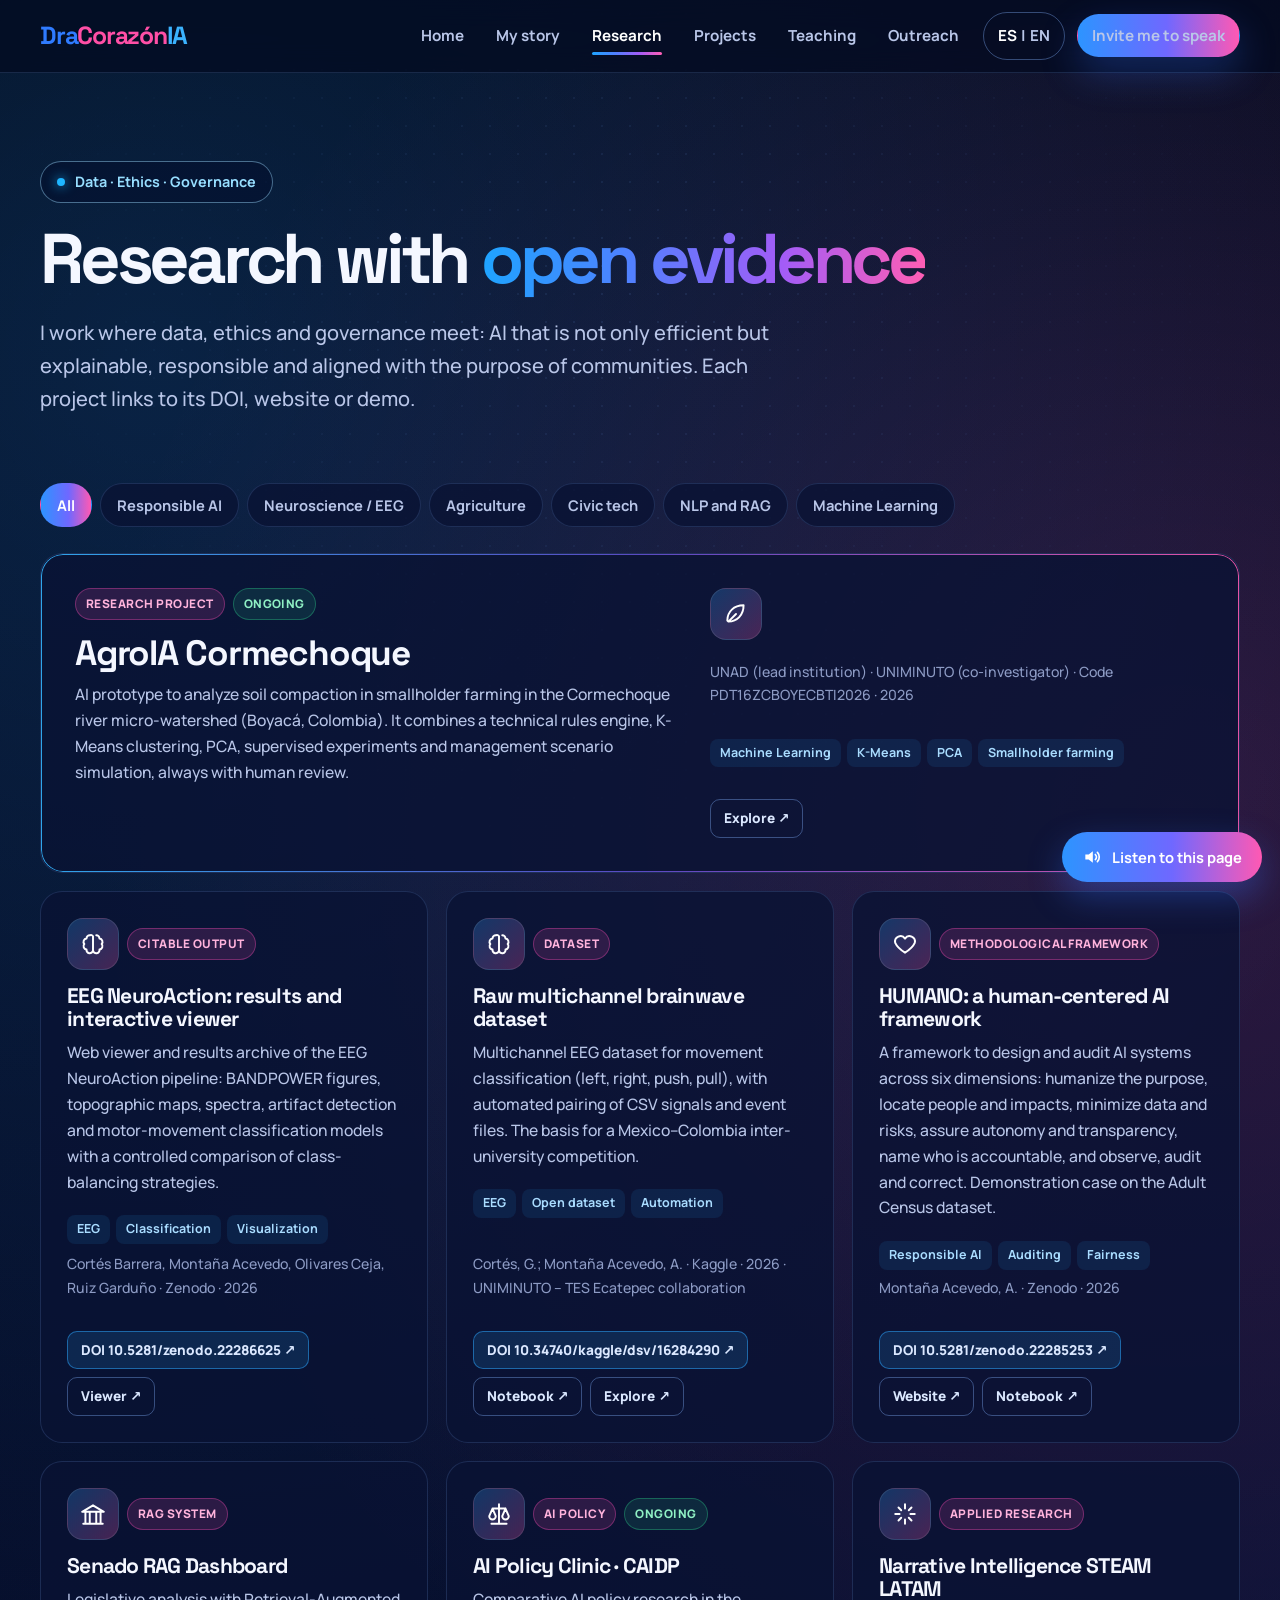
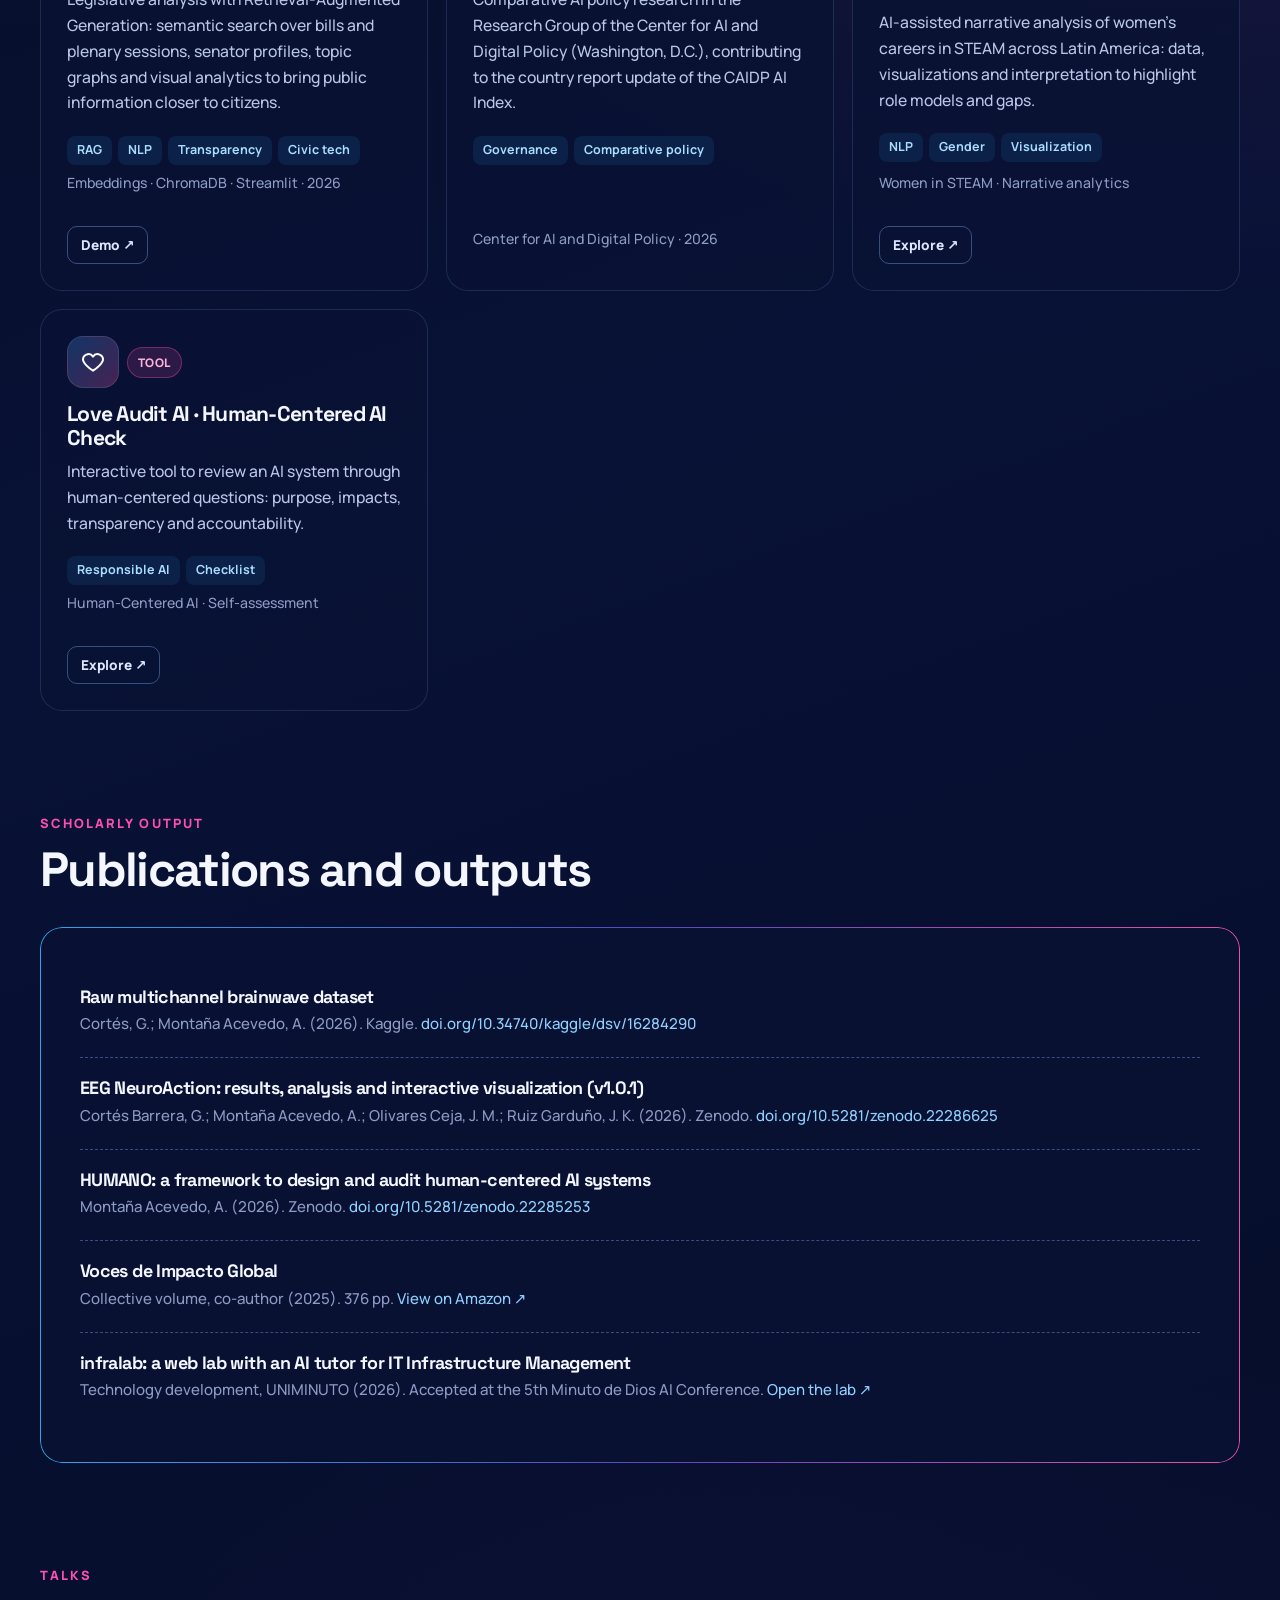
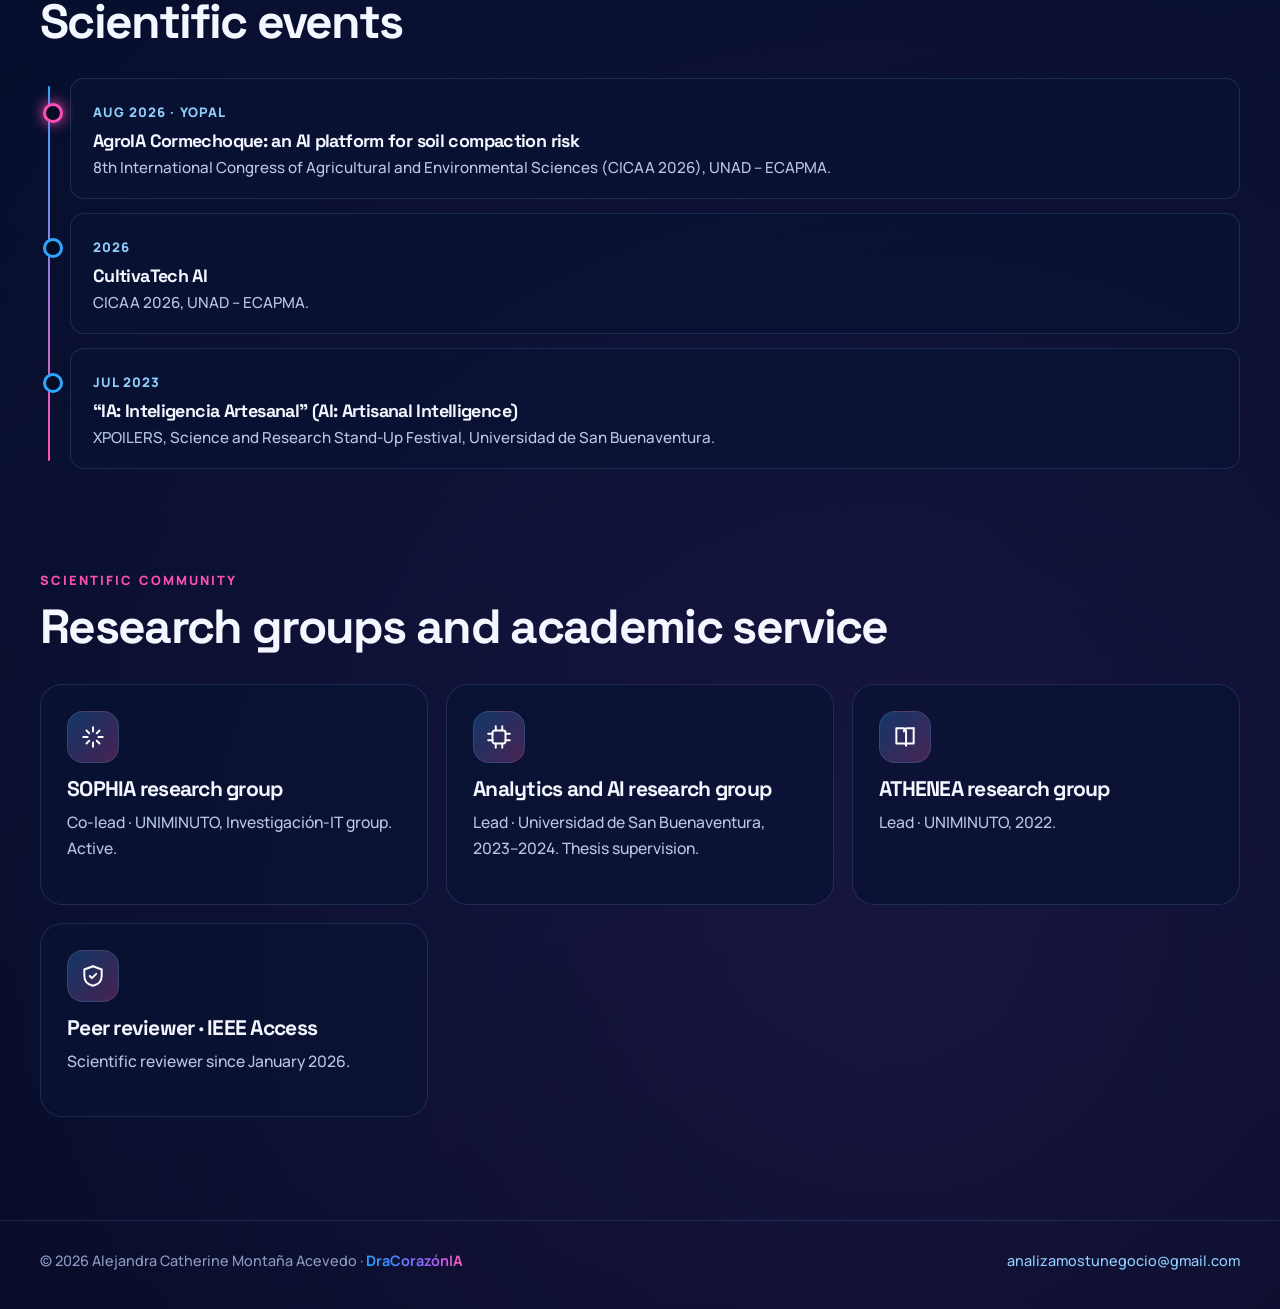
<file: en/investigacion.html>
<!doctype html>
<html lang="en">
<head>
  <meta charset="utf-8">
  <meta name="viewport" content="width=device-width, initial-scale=1.0, viewport-fit=cover">
  <title>Research · Alejandra Montaña</title>
  <meta name="description" content="Research projects, datasets and DOI publications by Alejandra Montaña: EEG, AgroIA, HUMANO, legislative RAG and AI policy.">
  <meta name="theme-color" content="#050b22">
  <meta property="og:title" content="Research · Alejandra Montaña">
  <meta property="og:description" content="Research projects, datasets and DOI publications by Alejandra Montaña: EEG, AgroIA, HUMANO, legislative RAG and AI policy.">
  <meta property="og:type" content="website">
  <meta property="og:image" content="https://acatherinebusinessintelligence.github.io/images/alejandra.jpg">
  <link rel="icon" href="data:image/svg+xml,%3Csvg xmlns='http://www.w3.org/2000/svg' viewBox='0 0 32 32'%3E%3Cdefs%3E%3ClinearGradient id='g' x1='0' x2='1'%3E%3Cstop offset='0' stop-color='%232d94ff'/%3E%3Cstop offset='1' stop-color='%23ff59b3'/%3E%3C/linearGradient%3E%3C/defs%3E%3Crect width='32' height='32' rx='9' fill='url(%23g)'/%3E%3Ctext x='16' y='22' font-family='Arial' font-weight='700' font-size='15' fill='white' text-anchor='middle'%3EAM%3C/text%3E%3C/svg%3E">
  <link rel="preconnect" href="https://fonts.googleapis.com">
  <link rel="preconnect" href="https://fonts.gstatic.com" crossorigin>
  <link href="https://fonts.googleapis.com/css2?family=Space+Grotesk:wght@500;700;800&family=Manrope:wght@500;600;700;800&display=swap" rel="stylesheet">
  <link rel="alternate" hreflang="es" href="https://acatherinebusinessintelligence.github.io/investigacion.html">
  <link rel="alternate" hreflang="en" href="https://acatherinebusinessintelligence.github.io/en/investigacion.html">
  <link rel="alternate" hreflang="x-default" href="https://acatherinebusinessintelligence.github.io/investigacion.html">
  <link rel="stylesheet" href="../style.css?v=17">
</head>
<body>
<a class="skip" href="#contenido">Skip to content</a>
<header class="site-header">
  <div class="wrap nav">
    <a class="brand" href="index.html" aria-label="DraCorazónIA, home"><span class="dra">Dra</span><span class="corazon">Corazón</span><span class="ia">IA</span></a>
    <button class="menu-btn" aria-expanded="false" aria-controls="nav-links" aria-label="Open menu">
      <svg viewBox="0 0 24 24" fill="none" stroke="currentColor" stroke-width="2" stroke-linecap="round"><path d="M4 7h16M4 12h16M4 17h16"/></svg>
    </button>
    <nav id="nav-links" class="nav-links" aria-label="Main">
        <a href="index.html">Home</a>
        <a href="historia.html">My story</a>
        <a href="investigacion.html" aria-current="page">Research</a>
        <a href="proyectos.html">Projects</a>
        <a href="docencia.html">Teaching</a>
        <a href="divulgacion.html">Outreach</a>
      <a class="lang-switch" href="../investigacion.html" hreflang="es" lang="es" aria-label="Leer en español"><b>ES</b> | <span aria-hidden="true">EN</span></a>
      <a class="btn btn-primary btn-sm nav-cta" href="mailto:analizamostunegocio@gmail.com?subject=Speaking%20invitation">Invite me to speak</a>
    </nav>
  </div>
</header>

<main id="contenido">
  <div class="wrap">
    <section class="page-hero">
      <span class="eyebrow">Data · Ethics · Governance</span>
      <h1>Research with <span class="grad-text">open evidence</span></h1>
      <p class="lead">I work where data, ethics and governance meet: AI that is not only efficient but explainable, responsible and aligned with the purpose of communities. Each project links to its DOI, website or demo.</p>
    </section>

    <section class="section" style="padding-top:40px">
      <div class="filters" role="group" aria-label="Filter by research line">
        <button class="filter" data-filter="all" aria-pressed="true">All</button>
        <button class="filter" data-filter="etica" aria-pressed="false">Responsible AI</button>
        <button class="filter" data-filter="neuro" aria-pressed="false">Neuroscience / EEG</button>
        <button class="filter" data-filter="agro" aria-pressed="false">Agriculture</button>
        <button class="filter" data-filter="civica" aria-pressed="false">Civic tech</button>
        <button class="filter" data-filter="nlp" aria-pressed="false">NLP and RAG</button>
        <button class="filter" data-filter="ml" aria-pressed="false">Machine Learning</button>
      </div>
      <div class="grid">
      <article class="card featured reveal" data-topics="agro ml">
        <div>
          <div class="badges"><span class="badge type">Research project</span><span class="badge live">Ongoing</span></div>
          <h3>AgroIA Cormechoque</h3>
          <p>AI prototype to analyze soil compaction in smallholder farming in the Cormechoque river micro-watershed (Boyacá, Colombia). It combines a technical rules engine, K-Means clustering, PCA, supervised experiments and management scenario simulation, always with human review.</p>
        </div>
        <div style="display:flex;flex-direction:column;justify-content:center;gap:14px">
          <div class="icon"><svg viewBox="0 0 24 24" aria-hidden="true"><path d="M5 19c8 0 14-6 14-15-9 0-15 6-15 14zM5 19l7-7"/></svg></div>
          <p class="meta">UNAD (lead institution) · UNIMINUTO (co-investigator) · Code PDT16ZCBOYECBTI2026 · 2026</p>
          <div class="tags"><span class="tag">Machine Learning</span><span class="tag">K-Means</span><span class="tag">PCA</span><span class="tag">Smallholder farming</span></div>
          <div class="card-links"><a href="https://acatherinebusinessintelligence.github.io/agroia-cormechoque-public/" target="_blank" rel="noopener">Explore ↗</a></div>
        </div>
      </article>
      <article class="card reveal" data-topics="neuro ml">
        <div class="badges"><div class="icon"><svg viewBox="0 0 24 24" aria-hidden="true"><path d="M9 4a3 3 0 0 0-3 3 3 3 0 0 0-2 5 3 3 0 0 0 2 5 3 3 0 0 0 6 1V5a2 2 0 0 0-3-1zM15 4a3 3 0 0 1 3 3 3 3 0 0 1 2 5 3 3 0 0 1-2 5 3 3 0 0 1-6 1"/></svg></div><span class="badge type">Citable output</span></div>
        <h3>EEG NeuroAction: results and interactive viewer</h3>
        <p>Web viewer and results archive of the EEG NeuroAction pipeline: BANDPOWER figures, topographic maps, spectra, artifact detection and motor-movement classification models with a controlled comparison of class-balancing strategies.</p>
        <div class="tags"><span class="tag">EEG</span><span class="tag">Classification</span><span class="tag">Visualization</span></div>
        <p class="meta">Cortés Barrera, Montaña Acevedo, Olivares Ceja, Ruiz Garduño · Zenodo · 2026</p>
        <div class="card-links"><a class="doi" href="https://doi.org/10.5281/zenodo.22286625" target="_blank" rel="noopener">DOI 10.5281/zenodo.22286625 ↗</a><a href="https://acatherinebusinessintelligence.github.io/eeg-neuroaction-resultados/" target="_blank" rel="noopener">Viewer ↗</a></div>
      </article>
      <article class="card reveal" data-topics="neuro">
        <div class="badges"><div class="icon"><svg viewBox="0 0 24 24" aria-hidden="true"><path d="M9 4a3 3 0 0 0-3 3 3 3 0 0 0-2 5 3 3 0 0 0 2 5 3 3 0 0 0 6 1V5a2 2 0 0 0-3-1zM15 4a3 3 0 0 1 3 3 3 3 0 0 1 2 5 3 3 0 0 1-2 5 3 3 0 0 1-6 1"/></svg></div><span class="badge type">Dataset</span></div>
        <h3>Raw multichannel brainwave dataset</h3>
        <p>Multichannel EEG dataset for movement classification (left, right, push, pull), with automated pairing of CSV signals and event files. The basis for a Mexico–Colombia inter-university competition.</p>
        <div class="tags"><span class="tag">EEG</span><span class="tag">Open dataset</span><span class="tag">Automation</span></div>
        <p class="meta">Cortés, G.; Montaña Acevedo, A. · Kaggle · 2026 · UNIMINUTO – TES Ecatepec collaboration</p>
        <div class="card-links"><a class="doi" href="https://doi.org/10.34740/kaggle/dsv/16284290" target="_blank" rel="noopener">DOI 10.34740/kaggle/dsv/16284290 ↗</a><a href="https://www.kaggle.com/code/alejandramontana/notebookf9575a2f76" target="_blank" rel="noopener">Notebook ↗</a><a href="https://acatherinebusinessintelligence.github.io/EEG_Mexico_Colombia/" target="_blank" rel="noopener">Explore ↗</a></div>
      </article>
      <article class="card reveal" data-topics="etica">
        <div class="badges"><div class="icon"><svg viewBox="0 0 24 24" aria-hidden="true"><path d="M12 20s-7-4.4-9-9a5 5 0 0 1 9-4 5 5 0 0 1 9 4c-2 4.6-9 9-9 9z"/></svg></div><span class="badge type">Methodological framework</span></div>
        <h3>HUMANO: a human-centered AI framework</h3>
        <p>A framework to design and audit AI systems across six dimensions: humanize the purpose, locate people and impacts, minimize data and risks, assure autonomy and transparency, name who is accountable, and observe, audit and correct. Demonstration case on the Adult Census dataset.</p>
        <div class="tags"><span class="tag">Responsible AI</span><span class="tag">Auditing</span><span class="tag">Fairness</span></div>
        <p class="meta">Montaña Acevedo, A. · Zenodo · 2026</p>
        <div class="card-links"><a class="doi" href="https://doi.org/10.5281/zenodo.22285253" target="_blank" rel="noopener">DOI 10.5281/zenodo.22285253 ↗</a><a href="https://acatherinebusinessintelligence.github.io/humano-ai-framework/" target="_blank" rel="noopener">Website ↗</a><a href="https://www.kaggle.com/code/alejandramontana/humano-adult-census-kaggle" target="_blank" rel="noopener">Notebook ↗</a></div>
      </article>
      <article class="card reveal" data-topics="civica nlp">
        <div class="badges"><div class="icon"><svg viewBox="0 0 24 24" aria-hidden="true"><path d="M3 21h18M5 21V10M9 21V10M15 21V10M19 21V10M2 10l10-6 10 6z"/></svg></div><span class="badge type">RAG system</span></div>
        <h3>Senado RAG Dashboard</h3>
        <p>Legislative analysis with Retrieval-Augmented Generation: semantic search over bills and plenary sessions, senator profiles, topic graphs and visual analytics to bring public information closer to citizens.</p>
        <div class="tags"><span class="tag">RAG</span><span class="tag">NLP</span><span class="tag">Transparency</span><span class="tag">Civic tech</span></div>
        <p class="meta">Embeddings · ChromaDB · Streamlit · 2026</p>
        <div class="card-links"><a href="https://acatherinebusinessintelligence.github.io/senado-rag-dashboard/#vision" target="_blank" rel="noopener">Demo ↗</a></div>
      </article>
      <article class="card reveal" data-topics="etica civica">
        <div class="badges"><div class="icon"><svg viewBox="0 0 24 24" aria-hidden="true"><path d="M12 3v18M5 21h14M6 7h12M6 7l-3 7a3 3 0 0 0 6 0zM18 7l-3 7a3 3 0 0 0 6 0z"/></svg></div><span class="badge type">AI policy</span><span class="badge live">Ongoing</span></div>
        <h3>AI Policy Clinic · CAIDP</h3>
        <p>Comparative AI policy research in the Research Group of the Center for AI and Digital Policy (Washington, D.C.), contributing to the country report update of the CAIDP AI Index.</p>
        <div class="tags"><span class="tag">Governance</span><span class="tag">Comparative policy</span></div>
        <p class="meta">Center for AI and Digital Policy · 2026</p>
        
      </article>
      <article class="card reveal" data-topics="etica nlp">
        <div class="badges"><div class="icon"><svg viewBox="0 0 24 24" aria-hidden="true"><path d="M12 3v4M12 17v4M3 12h4M17 12h4M6 6l2.5 2.5M15.5 15.5 18 18M6 18l2.5-2.5M15.5 8.5 18 6"/></svg></div><span class="badge type">Applied research</span></div>
        <h3>Narrative Intelligence STEAM LATAM</h3>
        <p>AI-assisted narrative analysis of women's careers in STEAM across Latin America: data, visualizations and interpretation to highlight role models and gaps.</p>
        <div class="tags"><span class="tag">NLP</span><span class="tag">Gender</span><span class="tag">Visualization</span></div>
        <p class="meta">Women in STEAM · Narrative analytics</p>
        <div class="card-links"><a href="https://acatherinebusinessintelligence.github.io/steam-women-narrative-ai-complete/" target="_blank" rel="noopener">Explore ↗</a></div>
      </article>
      <article class="card reveal" data-topics="etica">
        <div class="badges"><div class="icon"><svg viewBox="0 0 24 24" aria-hidden="true"><path d="M12 20s-7-4.4-9-9a5 5 0 0 1 9-4 5 5 0 0 1 9 4c-2 4.6-9 9-9 9z"/></svg></div><span class="badge type">Tool</span></div>
        <h3>Love Audit AI · Human-Centered AI Check</h3>
        <p>Interactive tool to review an AI system through human-centered questions: purpose, impacts, transparency and accountability.</p>
        <div class="tags"><span class="tag">Responsible AI</span><span class="tag">Checklist</span></div>
        <p class="meta">Human-Centered AI · Self-assessment</p>
        <div class="card-links"><a href="https://acatherinebusinessintelligence.github.io/Love-Audit-AI/" target="_blank" rel="noopener">Explore ↗</a></div>
      </article>
      </div>
    </section>

    <section class="section">
      <div class="section-head"><div><span class="kicker">Scholarly output</span><h2>Publications and outputs</h2></div></div>
      <div class="panel reveal">
        <div class="pub"><h3>Raw multichannel brainwave dataset</h3>
          <p>Cortés, G.; Montaña Acevedo, A. (2026). Kaggle. <a href="https://doi.org/10.34740/kaggle/dsv/16284290" target="_blank" rel="noopener">doi.org/10.34740/kaggle/dsv/16284290</a></p></div>
        <div class="pub"><h3>EEG NeuroAction: results, analysis and interactive visualization (v1.0.1)</h3>
          <p>Cortés Barrera, G.; Montaña Acevedo, A.; Olivares Ceja, J. M.; Ruiz Garduño, J. K. (2026). Zenodo. <a href="https://doi.org/10.5281/zenodo.22286625" target="_blank" rel="noopener">doi.org/10.5281/zenodo.22286625</a></p></div>
        <div class="pub"><h3>HUMANO: a framework to design and audit human-centered AI systems</h3>
          <p>Montaña Acevedo, A. (2026). Zenodo. <a href="https://doi.org/10.5281/zenodo.22285253" target="_blank" rel="noopener">doi.org/10.5281/zenodo.22285253</a></p></div>
        <div class="pub"><h3>Voces de Impacto Global</h3>
          <p>Collective volume, co-author (2025). 376 pp. <a href="https://www.amazon.com/-/es/dp/B0G52C9DPS" target="_blank" rel="noopener">View on Amazon ↗</a></p></div>
        <div class="pub"><h3>infralab: a web lab with an AI tutor for IT Infrastructure Management</h3>
          <p>Technology development, UNIMINUTO (2026). Accepted at the 5th Minuto de Dios AI Conference. <a href="https://acatherinebusinessintelligence.github.io/infralab/" target="_blank" rel="noopener">Open the lab ↗</a></p></div>
      </div>
    </section>

    <section class="section">
      <div class="section-head"><div><span class="kicker">Talks</span><h2>Scientific events</h2></div></div>
      <div class="timeline">
        <div class="tl-item now reveal"><span class="when">Aug 2026 · Yopal</span><h3>AgroIA Cormechoque: an AI platform for soil compaction risk</h3>
          <p>8th International Congress of Agricultural and Environmental Sciences (CICAA 2026), UNAD – ECAPMA.</p></div>
        <div class="tl-item reveal"><span class="when">2026</span><h3>CultivaTech AI</h3><p>CICAA 2026, UNAD – ECAPMA.</p></div>
        <div class="tl-item reveal"><span class="when">Jul 2023</span><h3>“IA: Inteligencia Artesanal” (AI: Artisanal Intelligence)</h3>
          <p>XPOILERS, Science and Research Stand-Up Festival, Universidad de San Buenaventura.</p></div>
      </div>
    </section>

    <section class="section">
      <div class="section-head"><div><span class="kicker">Scientific community</span><h2>Research groups and academic service</h2></div></div>
      <div class="grid">
        <div class="card reveal"><div class="icon"><svg viewBox="0 0 24 24" aria-hidden="true"><path d="M12 3v4M12 17v4M3 12h4M17 12h4M6 6l2.5 2.5M15.5 15.5 18 18M6 18l2.5-2.5M15.5 8.5 18 6"/></svg></div><h3>SOPHIA research group</h3><p>Co-lead · UNIMINUTO, Investigación-IT group. Active.</p></div>
        <div class="card reveal"><div class="icon"><svg viewBox="0 0 24 24" aria-hidden="true"><rect x="6" y="6" width="12" height="12" rx="2"/><path d="M9 2v4M15 2v4M9 18v4M15 18v4M2 9h4M2 15h4M18 9h4M18 15h4"/></svg></div><h3>Analytics and AI research group</h3><p>Lead · Universidad de San Buenaventura, 2023–2024. Thesis supervision.</p></div>
        <div class="card reveal"><div class="icon"><svg viewBox="0 0 24 24" aria-hidden="true"><path d="M4 4h6a3 3 0 0 1 3 3v13a2 2 0 0 0-2-2H4zM20 4h-6a3 3 0 0 0-3 3"/><path d="M20 4v14h-7"/></svg></div><h3>ATHENEA research group</h3><p>Lead · UNIMINUTO, 2022.</p></div>
        <div class="card reveal"><div class="icon"><svg viewBox="0 0 24 24" aria-hidden="true"><path d="M12 3 4 6v6c0 5 3.5 8 8 9 4.5-1 8-4 8-9V6z"/><path d="m9 12 2 2 4-4"/></svg></div><h3>Peer reviewer · IEEE Access</h3><p>Scientific reviewer since January 2026.</p></div>
      </div>
    </section>
  </div>
</main>

<footer class="site-footer">
  <div class="wrap">
    <span>© 2026 Alejandra Catherine Montaña Acevedo · <span class="grad-text"><strong>DraCorazónIA</strong></span></span>
    <span><a href="mailto:analizamostunegocio@gmail.com">analizamostunegocio@gmail.com</a></span>
  </div>
</footer>
<script src="../main.js?v=17"></script>
</body>
</html>
</file>
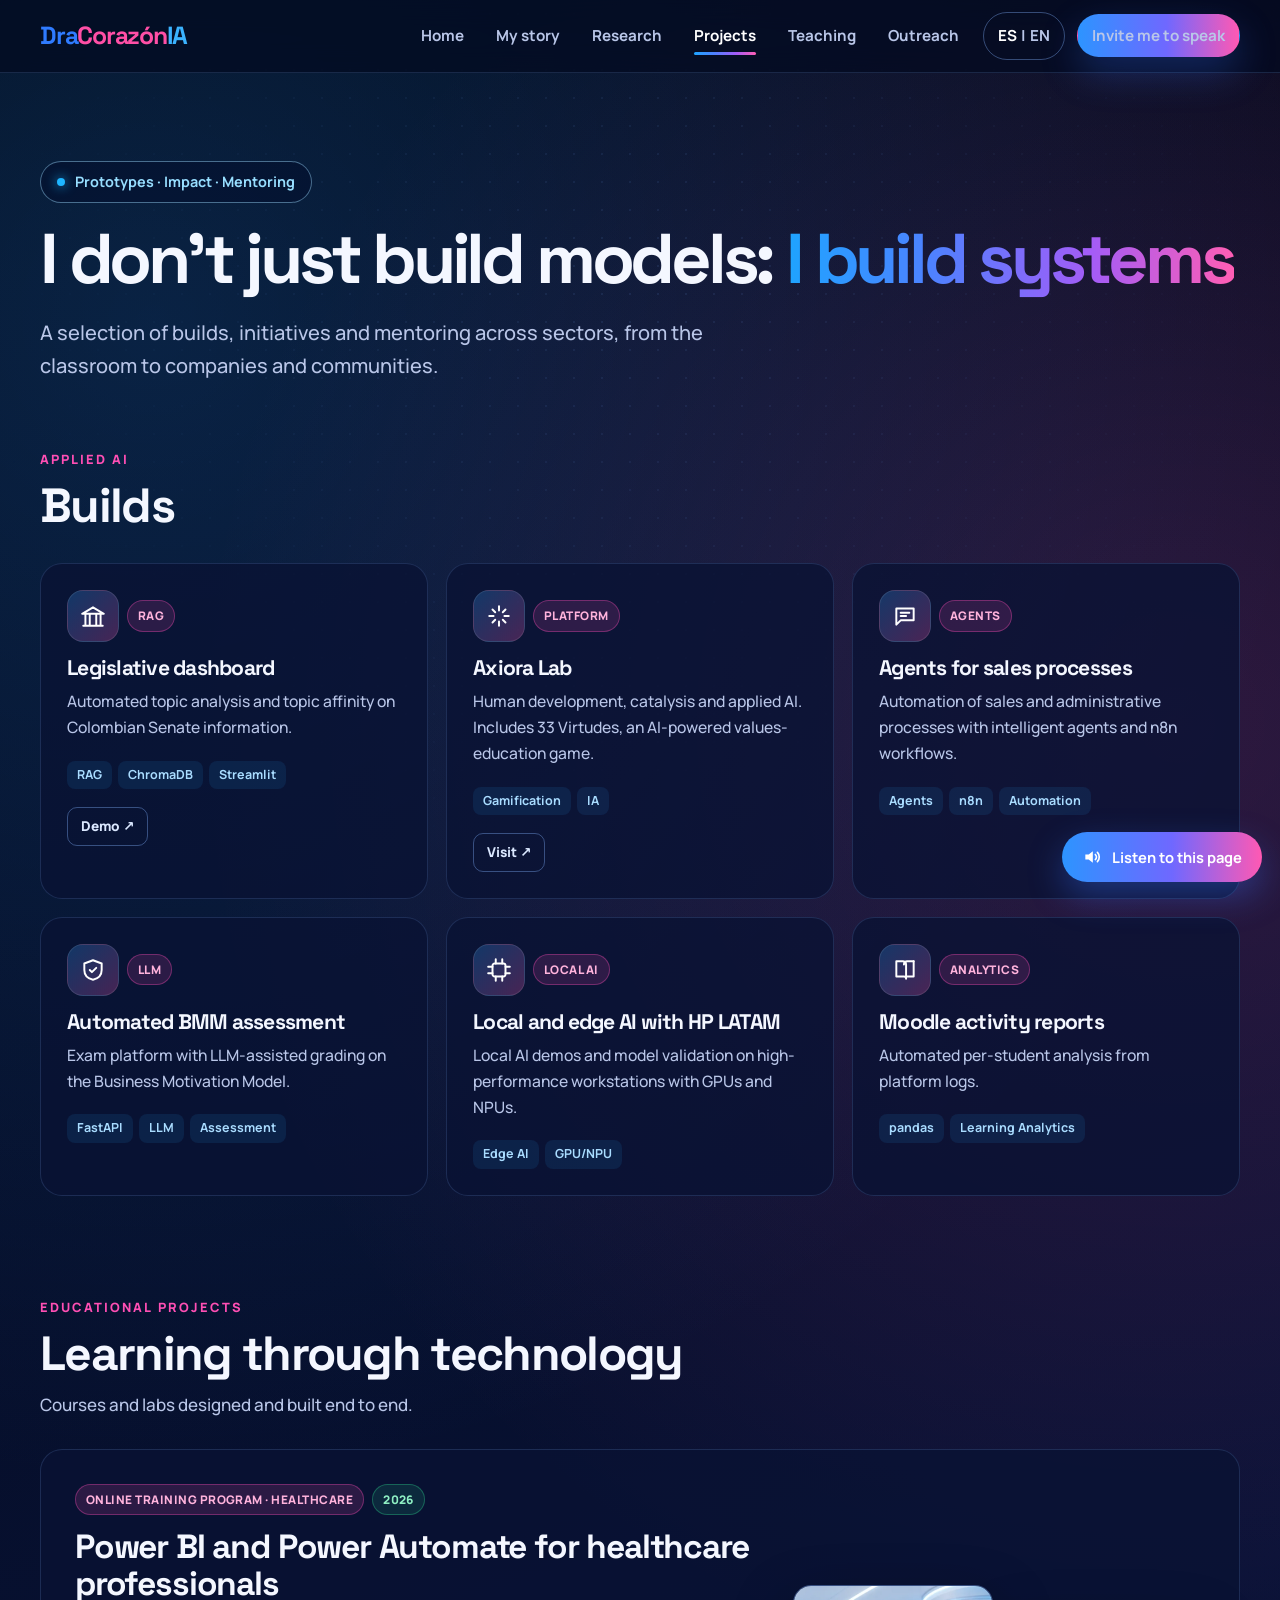
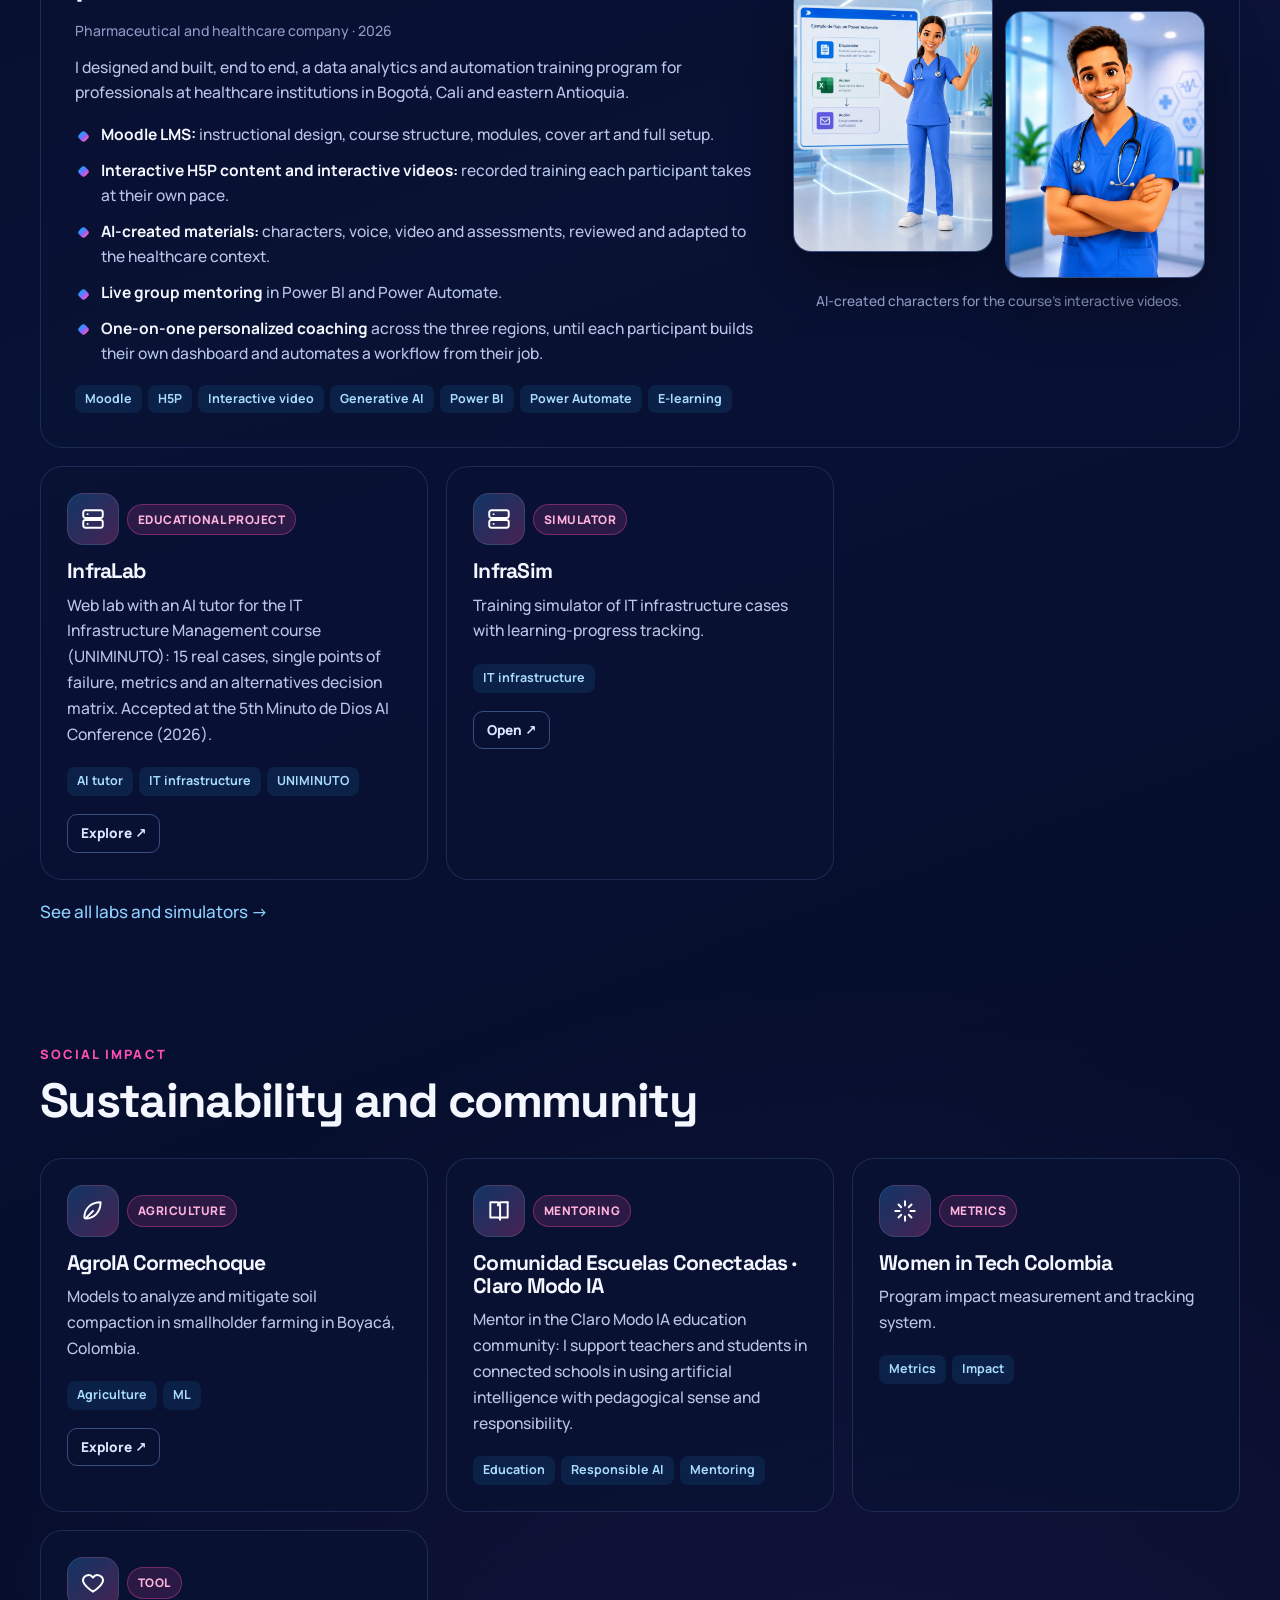
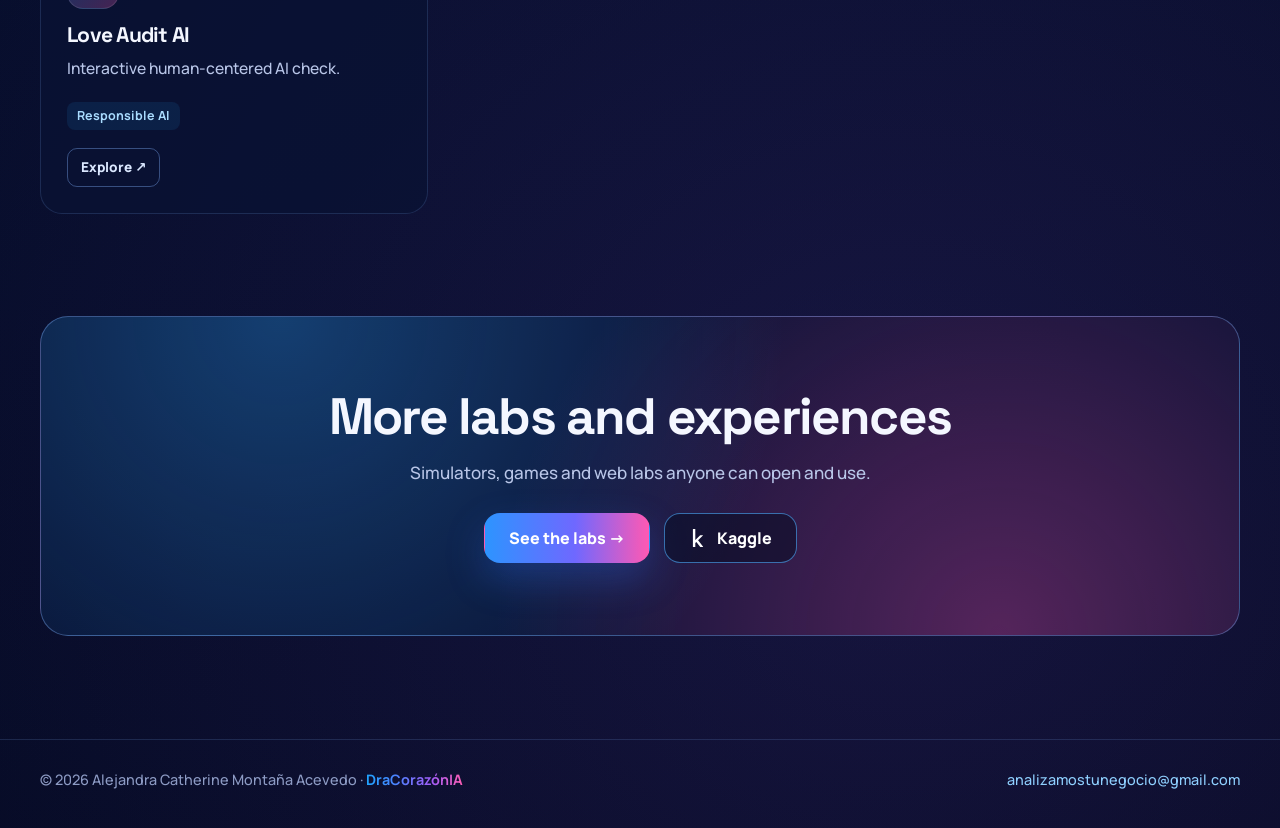
<file: en/proyectos.html>
<!doctype html>
<html lang="en">
<head>
  <meta charset="utf-8">
  <meta name="viewport" content="width=device-width, initial-scale=1.0, viewport-fit=cover">
  <title>Projects · Alejandra Montaña</title>
  <meta name="description" content="Applied AI and social-impact prototypes and projects by Alejandra Montaña.">
  <meta name="theme-color" content="#050b22">
  <meta property="og:title" content="Projects · Alejandra Montaña">
  <meta property="og:description" content="Applied AI and social-impact prototypes and projects by Alejandra Montaña.">
  <meta property="og:type" content="website">
  <meta property="og:image" content="https://acatherinebusinessintelligence.github.io/images/alejandra.jpg">
  <link rel="icon" href="data:image/svg+xml,%3Csvg xmlns='http://www.w3.org/2000/svg' viewBox='0 0 32 32'%3E%3Cdefs%3E%3ClinearGradient id='g' x1='0' x2='1'%3E%3Cstop offset='0' stop-color='%232d94ff'/%3E%3Cstop offset='1' stop-color='%23ff59b3'/%3E%3C/linearGradient%3E%3C/defs%3E%3Crect width='32' height='32' rx='9' fill='url(%23g)'/%3E%3Ctext x='16' y='22' font-family='Arial' font-weight='700' font-size='15' fill='white' text-anchor='middle'%3EAM%3C/text%3E%3C/svg%3E">
  <link rel="preconnect" href="https://fonts.googleapis.com">
  <link rel="preconnect" href="https://fonts.gstatic.com" crossorigin>
  <link href="https://fonts.googleapis.com/css2?family=Space+Grotesk:wght@500;700;800&family=Manrope:wght@500;600;700;800&display=swap" rel="stylesheet">
  <link rel="alternate" hreflang="es" href="https://acatherinebusinessintelligence.github.io/proyectos.html">
  <link rel="alternate" hreflang="en" href="https://acatherinebusinessintelligence.github.io/en/proyectos.html">
  <link rel="alternate" hreflang="x-default" href="https://acatherinebusinessintelligence.github.io/proyectos.html">
  <link rel="stylesheet" href="../style.css?v=17">
</head>
<body>
<a class="skip" href="#contenido">Skip to content</a>
<header class="site-header">
  <div class="wrap nav">
    <a class="brand" href="index.html" aria-label="DraCorazónIA, home"><span class="dra">Dra</span><span class="corazon">Corazón</span><span class="ia">IA</span></a>
    <button class="menu-btn" aria-expanded="false" aria-controls="nav-links" aria-label="Open menu">
      <svg viewBox="0 0 24 24" fill="none" stroke="currentColor" stroke-width="2" stroke-linecap="round"><path d="M4 7h16M4 12h16M4 17h16"/></svg>
    </button>
    <nav id="nav-links" class="nav-links" aria-label="Main">
        <a href="index.html">Home</a>
        <a href="historia.html">My story</a>
        <a href="investigacion.html">Research</a>
        <a href="proyectos.html" aria-current="page">Projects</a>
        <a href="docencia.html">Teaching</a>
        <a href="divulgacion.html">Outreach</a>
      <a class="lang-switch" href="../proyectos.html" hreflang="es" lang="es" aria-label="Leer en español"><b>ES</b> | <span aria-hidden="true">EN</span></a>
      <a class="btn btn-primary btn-sm nav-cta" href="mailto:analizamostunegocio@gmail.com?subject=Speaking%20invitation">Invite me to speak</a>
    </nav>
  </div>
</header>

<main id="contenido">
  <div class="wrap">
    <section class="page-hero">
      <span class="eyebrow">Prototypes · Impact · Mentoring</span>
      <h1>I don't just build models: <span class="grad-text">I build systems</span></h1>
      <p class="lead">A selection of builds, initiatives and mentoring across sectors, from the classroom to companies and communities.</p>
    </section>

    <section class="section" style="padding-top:40px">
      <div class="section-head"><div><span class="kicker">Applied AI</span><h2>Builds</h2></div></div>
      <div class="grid">
        <article class="card reveal">
          <div class="badges"><div class="icon"><svg viewBox="0 0 24 24" aria-hidden="true"><path d="M3 21h18M5 21V10M9 21V10M15 21V10M19 21V10M2 10l10-6 10 6z"/></svg></div><span class="badge type">RAG</span></div>
          <h3>Legislative dashboard</h3><p>Automated topic analysis and topic affinity on Colombian Senate information.</p><div class="tags"><span class="tag">RAG</span><span class="tag">ChromaDB</span><span class="tag">Streamlit</span></div><div class="card-links"><a href="https://acatherinebusinessintelligence.github.io/senado-rag-dashboard/#vision" target="_blank" rel="noopener">Demo ↗</a></div>
        </article>
        <article class="card reveal">
          <div class="badges"><div class="icon"><svg viewBox="0 0 24 24" aria-hidden="true"><path d="M12 3v4M12 17v4M3 12h4M17 12h4M6 6l2.5 2.5M15.5 15.5 18 18M6 18l2.5-2.5M15.5 8.5 18 6"/></svg></div><span class="badge type">Platform</span></div>
          <h3>Axiora Lab</h3><p>Human development, catalysis and applied AI. Includes 33 Virtudes, an AI-powered values-education game.</p><div class="tags"><span class="tag">Gamification</span><span class="tag">IA</span></div><div class="card-links"><a href="https://axiora-lab.onrender.com/" target="_blank" rel="noopener">Visit ↗</a></div>
        </article>
        <article class="card reveal">
          <div class="badges"><div class="icon"><svg viewBox="0 0 24 24" aria-hidden="true"><path d="M4 5h16v11H8l-4 4z"/><path d="M8 9h8M8 12h5"/></svg></div><span class="badge type">Agents</span></div>
          <h3>Agents for sales processes</h3><p>Automation of sales and administrative processes with intelligent agents and n8n workflows.</p><div class="tags"><span class="tag">Agents</span><span class="tag">n8n</span><span class="tag">Automation</span></div>
        </article>
        <article class="card reveal">
          <div class="badges"><div class="icon"><svg viewBox="0 0 24 24" aria-hidden="true"><path d="M12 3 4 6v6c0 5 3.5 8 8 9 4.5-1 8-4 8-9V6z"/><path d="m9 12 2 2 4-4"/></svg></div><span class="badge type">LLM</span></div>
          <h3>Automated BMM assessment</h3><p>Exam platform with LLM-assisted grading on the Business Motivation Model.</p><div class="tags"><span class="tag">FastAPI</span><span class="tag">LLM</span><span class="tag">Assessment</span></div>
        </article>
        <article class="card reveal">
          <div class="badges"><div class="icon"><svg viewBox="0 0 24 24" aria-hidden="true"><rect x="6" y="6" width="12" height="12" rx="2"/><path d="M9 2v4M15 2v4M9 18v4M15 18v4M2 9h4M2 15h4M18 9h4M18 15h4"/></svg></div><span class="badge type">Local AI</span></div>
          <h3>Local and edge AI with HP LATAM</h3><p>Local AI demos and model validation on high-performance workstations with GPUs and NPUs.</p><div class="tags"><span class="tag">Edge AI</span><span class="tag">GPU/NPU</span></div>
        </article>
        <article class="card reveal">
          <div class="badges"><div class="icon"><svg viewBox="0 0 24 24" aria-hidden="true"><path d="M4 4h6a3 3 0 0 1 3 3v13a2 2 0 0 0-2-2H4zM20 4h-6a3 3 0 0 0-3 3"/><path d="M20 4v14h-7"/></svg></div><span class="badge type">Analytics</span></div>
          <h3>Moodle activity reports</h3><p>Automated per-student analysis from platform logs.</p><div class="tags"><span class="tag">pandas</span><span class="tag">Learning Analytics</span></div>
        </article>
      </div>
    </section>

    <section class="section">
      <div class="section-head"><div><span class="kicker">Educational projects</span><h2>Learning through technology</h2>
        <p>Courses and labs designed and built end to end.</p></div></div>
      <div class="grid">
        <article class="card course-feature reveal">
          <div class="course-text">
            <div class="badges"><span class="badge type">Online training program · Healthcare</span><span class="badge live">2026</span></div>
            <h3>Power BI and Power Automate for healthcare professionals</h3>
            <p class="meta" style="margin:0 0 12px">Pharmaceutical and healthcare company · 2026</p>
            <p>I designed and built, end to end, a data analytics and automation training program for professionals at healthcare institutions in Bogotá, Cali and eastern Antioquia.</p>
            <ul class="list course-list">
              <li><strong>Moodle LMS:</strong> instructional design, course structure, modules, cover art and full setup.</li>
              <li><strong>Interactive H5P content and interactive videos:</strong> recorded training each participant takes at their own pace.</li>
              <li><strong>AI-created materials:</strong> characters, voice, video and assessments, reviewed and adapted to the healthcare context.</li>
              <li><strong>Live group mentoring</strong> in Power BI and Power Automate.</li>
              <li><strong>One-on-one personalized coaching</strong> across the three regions, until each participant builds their own dashboard and automates a workflow from their job.</li>
            </ul>
            <div class="tags"><span class="tag">Moodle</span><span class="tag">H5P</span><span class="tag">Interactive video</span><span class="tag">Generative AI</span><span class="tag">Power BI</span><span class="tag">Power Automate</span><span class="tag">E-learning</span></div>
          </div>
          <figure class="course-media">
            <div class="course-shots">
              <picture><source srcset="../images/curso-salud/avatar-flujo-power-automate.webp" type="image/webp">
                <img src="../images/curso-salud/avatar-flujo-power-automate.jpg" alt="AI-created character explaining a Power Automate flow: form, Excel and notification email" width="720" height="960" loading="lazy"></picture>
              <picture><source srcset="../images/curso-salud/avatar-profesional-salud.webp" type="image/webp">
                <img src="../images/curso-salud/avatar-profesional-salud.jpg" alt="AI-created character representing a healthcare professional" width="720" height="960" loading="lazy"></picture>
            </div>
            <figcaption>AI-created characters for the course's interactive videos.</figcaption>
          </figure>
        </article>
        <article class="card reveal">
          <div class="badges"><div class="icon"><svg viewBox="0 0 24 24" aria-hidden="true"><rect x="3" y="4" width="18" height="7" rx="2"/><rect x="3" y="13" width="18" height="7" rx="2"/><path d="M7 7.5h.01M7 16.5h.01"/></svg></div><span class="badge type">Educational project</span></div>
          <h3>InfraLab</h3><p>Web lab with an AI tutor for the IT Infrastructure Management course (UNIMINUTO): 15 real cases, single points of failure, metrics and an alternatives decision matrix. Accepted at the 5th Minuto de Dios AI Conference (2026).</p><div class="tags"><span class="tag">AI tutor</span><span class="tag">IT infrastructure</span><span class="tag">UNIMINUTO</span></div><div class="card-links"><a href="https://acatherinebusinessintelligence.github.io/infralab/" target="_blank" rel="noopener">Explore ↗</a></div>
        </article>
        <article class="card reveal">
          <div class="badges"><div class="icon"><svg viewBox="0 0 24 24" aria-hidden="true"><rect x="3" y="4" width="18" height="7" rx="2"/><rect x="3" y="13" width="18" height="7" rx="2"/><path d="M7 7.5h.01M7 16.5h.01"/></svg></div><span class="badge type">Simulator</span></div>
          <h3>InfraSim</h3><p>Training simulator of IT infrastructure cases with learning-progress tracking.</p><div class="tags"><span class="tag">IT infrastructure</span></div><div class="card-links"><a href="https://acatherinebusinessintelligence.github.io/infrasim/" target="_blank" rel="noopener">Open ↗</a></div>
        </article>
      </div>
      <p style="margin-top:18px"><a href="docencia.html">See all labs and simulators →</a></p>
    </section>

    <section class="section">
      <div class="section-head"><div><span class="kicker">Social impact</span><h2>Sustainability and community</h2></div></div>
      <div class="grid">
        <article class="card reveal">
          <div class="badges"><div class="icon"><svg viewBox="0 0 24 24" aria-hidden="true"><path d="M5 19c8 0 14-6 14-15-9 0-15 6-15 14zM5 19l7-7"/></svg></div><span class="badge type">Agriculture</span></div>
          <h3>AgroIA Cormechoque</h3><p>Models to analyze and mitigate soil compaction in smallholder farming in Boyacá, Colombia.</p><div class="tags"><span class="tag">Agriculture</span><span class="tag">ML</span></div><div class="card-links"><a href="https://acatherinebusinessintelligence.github.io/agroia-cormechoque-public/" target="_blank" rel="noopener">Explore ↗</a></div>
        </article>
        <article class="card reveal">
          <div class="badges"><div class="icon"><svg viewBox="0 0 24 24" aria-hidden="true"><path d="M4 4h6a3 3 0 0 1 3 3v13a2 2 0 0 0-2-2H4zM20 4h-6a3 3 0 0 0-3 3"/><path d="M20 4v14h-7"/></svg></div><span class="badge type">Mentoring</span></div>
          <h3>Comunidad Escuelas Conectadas · Claro Modo IA</h3><p>Mentor in the Claro Modo IA education community: I support teachers and students in connected schools in using artificial intelligence with pedagogical sense and responsibility.</p><div class="tags"><span class="tag">Education</span><span class="tag">Responsible AI</span><span class="tag">Mentoring</span></div>
        </article>
        <article class="card reveal">
          <div class="badges"><div class="icon"><svg viewBox="0 0 24 24" aria-hidden="true"><path d="M12 3v4M12 17v4M3 12h4M17 12h4M6 6l2.5 2.5M15.5 15.5 18 18M6 18l2.5-2.5M15.5 8.5 18 6"/></svg></div><span class="badge type">Metrics</span></div>
          <h3>Women in Tech Colombia</h3><p>Program impact measurement and tracking system.</p><div class="tags"><span class="tag">Metrics</span><span class="tag">Impact</span></div>
        </article>
        <article class="card reveal">
          <div class="badges"><div class="icon"><svg viewBox="0 0 24 24" aria-hidden="true"><path d="M12 20s-7-4.4-9-9a5 5 0 0 1 9-4 5 5 0 0 1 9 4c-2 4.6-9 9-9 9z"/></svg></div><span class="badge type">Tool</span></div>
          <h3>Love Audit AI</h3><p>Interactive human-centered AI check.</p><div class="tags"><span class="tag">Responsible AI</span></div><div class="card-links"><a href="https://acatherinebusinessintelligence.github.io/Love-Audit-AI/" target="_blank" rel="noopener">Explore ↗</a></div>
        </article>
      </div>
    </section>

    <section class="section">
      <div class="cta reveal">
        <h2>More labs and experiences</h2>
        <p>Simulators, games and web labs anyone can open and use.</p>
        <div class="hero-actions">
          <a class="btn btn-primary" href="docencia.html">See the labs →</a>
          <a class="btn btn-ghost" href="https://www.kaggle.com/alejandramontana" target="_blank" rel="noopener"><svg viewBox="0 0 24 24" aria-hidden="true"><path d="M18.8 23.6c0 .3-.1.4-.4.4h-3.1c-.2 0-.4-.1-.5-.3l-5-6.4-1.4 1.3v5c0 .3-.1.4-.4.4H5.6c-.3 0-.4-.1-.4-.4V.4c0-.3.1-.4.4-.4H8c.3 0 .4.1.4.4v14.4l6.2-6.3c.2-.2.4-.3.6-.3h3.2c.2 0 .3.1.3.2s0 .2-.1.3l-6.5 6.3 6.8 8.5c.1.1.1.2.1.3z"/></svg>Kaggle</a>
        </div>
      </div>
    </section>
  </div>
</main>

<footer class="site-footer">
  <div class="wrap">
    <span>© 2026 Alejandra Catherine Montaña Acevedo · <span class="grad-text"><strong>DraCorazónIA</strong></span></span>
    <span><a href="mailto:analizamostunegocio@gmail.com">analizamostunegocio@gmail.com</a></span>
  </div>
</footer>
<script src="../main.js?v=17"></script>
</body>
</html>
</file>
<file: style.css>
/* DraCorazónIA — sistema visual del sitio personal */
:root {
  --bg: #050b22;
  --bg-2: #081236;
  --surface: rgba(10, 19, 52, .78);
  --surface-2: rgba(16, 28, 70, .7);
  --line: rgba(131, 178, 255, .16);
  --line-strong: rgba(131, 178, 255, .38);
  --text: #f4f7ff;
  --muted: #b9c6e8;
  --soft: #8d9bc4;
  --blue: #2da8ff;
  --indigo: #6f68ff;
  --pink: #ff4fb4;
  --grad: linear-gradient(90deg, #1ea4ff 0%, #4d82ff 32%, #a35cf7 68%, #ff5eb4 100%);
  --grad-btn: linear-gradient(90deg, #2d94ff, #6f68ff 55%, #ff59b3);
  --radius: 22px;
  --radius-sm: 14px;
  --max: 1200px;
  --pad: clamp(16px, 4vw, 40px);
  --shadow: 0 24px 60px rgba(0, 0, 0, .35);
  --display: "Space Grotesk", Manrope, system-ui, sans-serif;
  --body: Manrope, system-ui, -apple-system, "Segoe UI", sans-serif;
}

* { box-sizing: border-box; }
html { scroll-behavior: smooth; -webkit-text-size-adjust: 100%; background: #050b22; }
body {
  margin: 0;
  min-height: 100vh;
  font: 500 17px/1.65 var(--body);
  color: var(--text);
  background:
    radial-gradient(circle at 12% 8%, rgba(38, 147, 255, .18), transparent 30%),
    radial-gradient(circle at 92% 18%, rgba(255, 79, 180, .16), transparent 28%),
    radial-gradient(circle at 70% 92%, rgba(139, 92, 246, .14), transparent 30%),
    linear-gradient(160deg, #020815 0%, var(--bg-2) 45%, #03081e 100%);
  overflow-x: hidden;
}
body::before {
  content: "";
  position: fixed; inset: 0; pointer-events: none; z-index: 0;
  background-image: radial-gradient(rgba(120, 170, 255, .10) 1px, transparent 1.5px);
  background-size: 28px 28px;
  mask-image: radial-gradient(circle at 50% 30%, #000 0, transparent 75%);
}
img { max-width: 100%; display: block; height: auto; }
a { color: #8fd0ff; text-decoration: none; }
a:hover { color: #fff; }
:focus-visible { outline: 2px solid var(--blue); outline-offset: 3px; border-radius: 8px; }
h1, h2, h3, h4 { font-family: var(--display); letter-spacing: -.035em; line-height: 1.1; margin: 0 0 .5em; }
p { margin: 0 0 1em; }
.skip { position: absolute; left: -999px; top: 8px; background: #fff; color: #000; padding: 8px 14px; border-radius: 8px; z-index: 100; }
.skip:focus { left: 8px; }

.wrap { width: min(var(--max), calc(100% - var(--pad) * 2)); margin: 0 auto; position: relative; z-index: 1; }
.grad-text { background: var(--grad); -webkit-background-clip: text; background-clip: text; color: transparent; }

/* ---------- Navegación ---------- */
.site-header {
  position: sticky; top: 0; z-index: 50;
  background: rgba(4, 10, 32, .72);
  backdrop-filter: blur(14px); -webkit-backdrop-filter: blur(14px);
  border-bottom: 1px solid var(--line);
}
.nav { display: flex; align-items: center; gap: 20px; min-height: 72px; }
.brand { font-family: var(--display); font-weight: 800; font-size: 1.55rem; letter-spacing: -.05em; line-height: 1; color: #fff; }
.brand:hover { color: #fff; }
.brand .dra { color: #2f7bff; } .brand .corazon { color: #ff4fa6; } .brand .ia { color: #3bb3ff; }
.nav-links { display: flex; gap: 4px; margin-left: auto; align-items: center; }
.nav-links a {
  color: var(--muted); font-weight: 700; font-size: .95rem;
  padding: 10px 14px; border-radius: 999px; position: relative;
}
.nav-links a:hover { color: #fff; background: rgba(255, 255, 255, .05); }
.nav-links a[aria-current="page"] { color: #fff; }
.nav-links a[aria-current="page"]::after {
  content: ""; position: absolute; left: 14px; right: 14px; bottom: 4px; height: 3px;
  border-radius: 99px; background: var(--grad);
}
.nav-cta { margin-left: 8px; }
.menu-btn {
  display: none; margin-left: auto; width: 46px; height: 46px; border-radius: 12px;
  border: 1px solid var(--line-strong); background: var(--surface); color: #fff; cursor: pointer;
}
.menu-btn svg { width: 22px; height: 22px; }

/* ---------- Botones ---------- */
.btn {
  display: inline-flex; align-items: center; justify-content: center; gap: 10px;
  min-height: 50px; padding: 0 24px; border-radius: 16px;
  font: 800 1rem var(--body); color: #fff; border: 1px solid transparent;
  transition: transform .2s ease, box-shadow .2s ease, border-color .2s ease;
}
.btn:hover { transform: translateY(-2px); color: #fff; }
.btn-primary { background: var(--grad-btn); box-shadow: 0 16px 38px rgba(55, 115, 255, .28); }
.btn-ghost { background: rgba(2, 10, 30, .45); border-color: rgba(81, 173, 255, .6); }
.btn-ghost:hover { border-color: var(--pink); }
.btn-sm { min-height: 42px; padding: 0 16px; border-radius: 12px; font-size: .9rem; }
.btn svg { width: 18px; height: 18px; fill: currentColor; }

/* ---------- Hero ---------- */
.hero {
  display: grid; grid-template-columns: minmax(0, 1.25fr) minmax(0, .85fr);
  gap: clamp(28px, 5vw, 64px); align-items: center;
  padding: clamp(40px, 7vw, 96px) 0 clamp(32px, 5vw, 64px);
}
.eyebrow {
  display: inline-flex; align-items: center; gap: 10px; padding: 8px 16px;
  border-radius: 999px; font-size: .9rem; font-weight: 700; color: #97deff;
  border: 1px solid rgba(156, 220, 255, .45); background: rgba(2, 14, 45, .55);
}
.eyebrow::before { content: ""; width: 8px; height: 8px; border-radius: 50%; background: #1eb6ff; box-shadow: 0 0 12px #1eb6ff; }
.hero h1 { font-size: clamp(2.5rem, 6.4vw, 5.2rem); font-weight: 800; letter-spacing: -.06em; line-height: .98; margin: 22px 0 22px; }
.hero .lead { font-size: clamp(1.08rem, 1.7vw, 1.3rem); color: var(--muted); max-width: 640px; }
.hero .lead strong { color: #fff; }
.hero-actions { display: flex; gap: 14px; flex-wrap: wrap; margin-top: 28px; }

.portrait { position: relative; justify-self: center; width: min(100%, 420px); }
.portrait::before {
  content: ""; position: absolute; inset: -8%; border-radius: 50%;
  background: radial-gradient(circle at 30% 30%, rgba(46, 160, 255, .35), transparent 55%),
              radial-gradient(circle at 75% 60%, rgba(255, 82, 177, .32), transparent 50%);
  filter: blur(30px); z-index: -1;
}
.portrait-ring {
  aspect-ratio: 1; border-radius: 50%; padding: 8px;
  background: linear-gradient(135deg, #34b6ff 0%, #5777ff 42%, #ff5ab2 100%);
  box-shadow: 0 30px 70px rgba(0, 0, 0, .4);
}
.portrait-ring picture, .portrait-ring img {
  width: 100%; height: 100%; border-radius: 50%; object-fit: cover; object-position: center 18%;
}
.portrait-ring picture { display: block; overflow: hidden; border: 6px solid rgba(255, 255, 255, .95); }

/* ---------- Métricas ---------- */
.stats {
  display: grid; grid-template-columns: repeat(4, minmax(0, 1fr)); gap: 1px;
  background: var(--line); border: 1px solid var(--line); border-radius: var(--radius); overflow: hidden;
}
.stat { background: rgba(7, 15, 44, .92); padding: 22px 24px; }
.stat b { display: block; font: 800 clamp(1.8rem, 3.4vw, 2.6rem)/1 var(--display); letter-spacing: -.05em; }
.stat span { color: var(--soft); font-size: .92rem; }

/* ---------- Secciones ---------- */
.section { padding: clamp(56px, 8vw, 104px) 0 0; }
.section-head { display: flex; align-items: end; justify-content: space-between; gap: 20px; flex-wrap: wrap; margin-bottom: 30px; }
.section-head h2 { font-size: clamp(1.9rem, 4vw, 3rem); margin: 0; }
.section-head p { color: var(--muted); max-width: 560px; margin: 10px 0 0; }
.kicker { display: block; font: 800 .8rem var(--body); text-transform: uppercase; letter-spacing: .16em; color: var(--pink); margin-bottom: 12px; }

.page-hero { padding: clamp(48px, 7vw, 88px) 0 8px; }
.page-hero h1 { font-size: clamp(2.4rem, 6vw, 4.4rem); letter-spacing: -.06em; margin: 18px 0 18px; }
.page-hero .lead { color: var(--muted); font-size: clamp(1.05rem, 1.6vw, 1.25rem); max-width: 760px; }

/* ---------- Tarjetas ---------- */
.grid { display: grid; gap: 18px; grid-template-columns: repeat(auto-fill, minmax(min(100%, 320px), 1fr)); }
.grid-2 { grid-template-columns: repeat(auto-fill, minmax(min(100%, 460px), 1fr)); }
.card {
  position: relative; display: flex; flex-direction: column;
  background: var(--surface); border: 1px solid var(--line); border-radius: var(--radius);
  padding: 26px; min-width: 0;
  transition: transform .22s ease, border-color .22s ease, box-shadow .22s ease;
}
.card:hover { transform: translateY(-4px); border-color: var(--line-strong); box-shadow: var(--shadow); }
.card h3 { font-size: 1.32rem; margin: 14px 0 10px; }
.card p { color: var(--muted); font-size: .98rem; }
.card .meta { color: var(--soft); font-size: .88rem; margin-top: auto; padding-top: 6px; }
.card-links { display: flex; gap: 8px; flex-wrap: wrap; margin-top: 18px; }
.card-links a {
  display: inline-flex; align-items: center; gap: 6px; font-size: .85rem; font-weight: 800;
  padding: 7px 13px; border-radius: 10px; border: 1px solid var(--line-strong); color: #dbe8ff;
}
.card-links a:hover { border-color: var(--pink); color: #fff; }
.card-links a.doi { background: rgba(45, 168, 255, .14); border-color: rgba(45, 168, 255, .5); }
.card.featured { grid-column: 1 / -1; display: grid; grid-template-columns: 1.1fr .9fr; gap: 30px; padding: 34px; }
.card.featured::before, .panel::before {
  content: ""; position: absolute; inset: 0; padding: 1px; border-radius: inherit; pointer-events: none;
  background: linear-gradient(90deg, rgba(52, 182, 255, .9), rgba(123, 97, 255, .7), rgba(255, 90, 178, .9));
  -webkit-mask: linear-gradient(#fff 0 0) content-box, linear-gradient(#fff 0 0);
  -webkit-mask-composite: xor; mask-composite: exclude;
}
.card.featured h3 { font-size: clamp(1.6rem, 3vw, 2.2rem); }

.badges { display: flex; gap: 8px; flex-wrap: wrap; align-items: center; }
.badge {
  font-size: .74rem; font-weight: 800; letter-spacing: .04em; text-transform: uppercase;
  padding: 5px 10px; border-radius: 999px; background: rgba(255, 255, 255, .06); color: var(--muted);
  border: 1px solid var(--line);
}
.badge.type { background: rgba(255, 79, 180, .14); color: #ffb3dc; border-color: rgba(255, 79, 180, .35); }
.badge.live { background: rgba(46, 213, 140, .12); color: #8ff0c4; border-color: rgba(46, 213, 140, .35); }
.tags { display: flex; gap: 6px; flex-wrap: wrap; margin-top: 4px; }
.tag { font-size: .78rem; font-weight: 700; padding: 4px 10px; border-radius: 8px; background: rgba(45, 168, 255, .1); color: #a9dcff; }

.icon {
  width: 52px; height: 52px; border-radius: 16px; display: grid; place-items: center;
  background: linear-gradient(135deg, rgba(44, 165, 255, .25), rgba(255, 89, 179, .25));
  border: 1px solid rgba(255, 255, 255, .1);
}
.icon svg { width: 26px; height: 26px; fill: none; stroke: #fff; stroke-width: 1.8; stroke-linecap: round; stroke-linejoin: round; }

.panel { position: relative; background: var(--surface); border-radius: var(--radius); padding: clamp(24px, 4vw, 40px); }

/* Frameworks */
.framework-row { display: grid; grid-template-columns: repeat(auto-fit, minmax(min(100%, 340px), 1fr)); gap: 18px; }
.acronym { display: flex; gap: 6px; flex-wrap: wrap; margin: 16px 0 10px; }
.acronym span {
  display: grid; place-items: center; width: 44px; height: 44px; border-radius: 12px;
  font: 800 1.2rem var(--display); background: var(--surface-2); border: 1px solid var(--line-strong);
}
.acronym span:nth-child(odd) { color: #6cc4ff; } .acronym span:nth-child(even) { color: #ff8fcb; }

/* Filtros */
.filters { display: flex; gap: 8px; flex-wrap: wrap; margin-bottom: 26px; }
.filter {
  font: 700 .92rem var(--body); color: var(--muted); cursor: pointer;
  padding: 10px 16px; min-height: 44px; border-radius: 999px; background: var(--surface); border: 1px solid var(--line);
}
.filter:hover { color: #fff; border-color: var(--line-strong); }
.filter[aria-pressed="true"] { color: #fff; background: var(--grad-btn); border-color: transparent; }
[data-hidden="true"] { display: none !important; }

/* Línea de tiempo */
.timeline { position: relative; display: grid; gap: 14px; padding-left: 30px; }
.timeline::before { content: ""; position: absolute; left: 8px; top: 8px; bottom: 8px; width: 2px; background: linear-gradient(var(--blue), var(--pink)); border-radius: 2px; }
.tl-item { position: relative; background: var(--surface); border: 1px solid var(--line); border-radius: var(--radius-sm); padding: 18px 22px; }
.tl-item::before { content: ""; position: absolute; left: -28px; top: 24px; width: 14px; height: 14px; border-radius: 50%; background: var(--bg); border: 3px solid var(--blue); }
.tl-item.now::before { border-color: var(--pink); box-shadow: 0 0 14px var(--pink); }
.tl-item .when { font-size: .82rem; font-weight: 800; color: #8fd0ff; text-transform: uppercase; letter-spacing: .08em; }
.tl-item h3 { font-size: 1.12rem; margin: 6px 0 4px; }
.tl-item p { color: var(--muted); margin: 0; font-size: .95rem; }

/* Listas */
.list { list-style: none; padding: 0; margin: 0; display: grid; gap: 12px; }
.list li { position: relative; padding-left: 26px; color: var(--muted); }
.list li::before { content: ""; position: absolute; left: 4px; top: .62em; width: 9px; height: 9px; border-radius: 3px; background: var(--grad); transform: rotate(45deg); }
.list li strong { color: var(--text); }
.pub { padding: 20px 0; border-bottom: 1px dashed var(--line-strong); }
.pub:last-child { border-bottom: 0; }
.pub h3 { font-size: 1.12rem; margin: 0 0 6px; }
.pub p { color: var(--soft); margin: 0; font-size: .94rem; }

/* CTA y pie */
.cta {
  position: relative; overflow: hidden; text-align: center;
  padding: clamp(40px, 6vw, 72px) clamp(20px, 5vw, 60px); border-radius: 28px;
  background: radial-gradient(circle at 20% 0%, rgba(45, 168, 255, .3), transparent 50%),
              radial-gradient(circle at 80% 100%, rgba(255, 79, 180, .3), transparent 50%), var(--surface);
  border: 1px solid var(--line-strong);
}
.cta h2 { font-size: clamp(1.9rem, 4.4vw, 3.2rem); max-width: 780px; margin: 0 auto 14px; }
.cta p { color: var(--muted); max-width: 620px; margin: 0 auto 26px; }
.cta .hero-actions { justify-content: center; margin-top: 0; }
.socials { display: flex; gap: 10px; justify-content: center; flex-wrap: wrap; margin-top: 26px; }
.socials a {
  display: inline-flex; align-items: center; gap: 8px; font-weight: 700; font-size: .9rem; color: #dbe8ff;
  padding: 10px 16px; min-height: 44px; border-radius: 999px; border: 1px solid var(--line-strong); background: rgba(2, 10, 30, .4);
}
.socials a:hover { border-color: var(--pink); color: #fff; }
.socials svg { width: 18px; height: 18px; fill: currentColor; }

.site-footer { margin-top: clamp(56px, 8vw, 104px); border-top: 1px solid var(--line); padding: 28px 0 36px; color: var(--soft); font-size: .9rem; }
.site-footer .wrap { display: flex; justify-content: space-between; gap: 14px; flex-wrap: wrap; }

/* Animación de aparición */
.reveal { opacity: 0; transform: translateY(18px); transition: opacity .6s ease, transform .6s ease; }
.reveal.in { opacity: 1; transform: none; }

/* ---------- Responsive ---------- */
@media (max-width: 980px) {
  .hero { grid-template-columns: 1fr; text-align: left; }
  .portrait { order: -1; width: min(72vw, 320px); }
  .stats { grid-template-columns: repeat(2, minmax(0, 1fr)); }
  .card.featured { grid-template-columns: 1fr; }
}
@media (max-width: 860px) {
  .menu-btn { display: grid; place-items: center; }
  .nav { flex-wrap: wrap; }
  .nav-links {
    display: none; width: 100%; flex-direction: column; align-items: stretch; gap: 2px; padding: 0 0 16px;
  }
  .nav-links.open { display: flex; }
  .nav-links a { padding: 13px 14px; font-size: 1rem; }
  .nav-links a[aria-current="page"] { background: rgba(255, 255, 255, .06); }
  .nav-links a[aria-current="page"]::after { left: 0; right: auto; top: 12px; bottom: 12px; width: 3px; height: auto; }
  .nav-cta { margin: 8px 0 0; }
}
@media (max-width: 560px) {
  body { font-size: 16px; }
  .hero-actions .btn { width: 100%; }
  .stat { padding: 18px; }
  .card, .card.featured { padding: 22px; }
}
@media (prefers-reduced-motion: reduce) {
  html { scroll-behavior: auto; }
  .reveal { opacity: 1; transform: none; transition: none; }
  .btn, .card { transition: none; }
  .btn:hover, .card:hover { transform: none; }
}
@media print {
  body { background: #fff; color: #000; }
  body::before, .site-header, .site-footer, .cta { display: none; }
  .card, .tl-item, .panel { background: #fff; border-color: #ccc; }
  .card p, .tl-item p, .list li, .pub p { color: #222; }
  .reveal { opacity: 1; transform: none; }
}

/* ---------- Redes y canales (como /info/) ---------- */
.channels { display: grid; grid-template-columns: minmax(0, 1.6fr) minmax(0, .9fr); gap: 20px; align-items: start; }
.channel-grid { display: grid; grid-template-columns: repeat(3, minmax(0, 1fr)); gap: 14px; }
.channel {
  display: flex; align-items: center; gap: 14px; min-height: 96px; min-width: 0; padding: 14px 16px;
  background: rgba(13, 22, 57, .84); border: 1px solid rgba(131, 178, 255, .18); border-radius: 18px; color: var(--text);
  transition: transform .18s ease, border-color .18s ease, box-shadow .18s ease;
}
.channel:hover { transform: translateY(-3px); border-color: rgba(120, 190, 255, .45); box-shadow: 0 14px 30px rgba(0, 0, 0, .25); color: #fff; }
.ch-icon {
  width: 52px; height: 52px; flex: 0 0 auto; border-radius: 15px; display: grid; place-items: center;
  font: 900 1.5rem var(--display); color: #fff; border: 1px solid rgba(255, 255, 255, .12);
}
.ch-icon svg { width: 26px; height: 26px; fill: #fff; }
.ch-icon.linkedin { background: linear-gradient(135deg, #1573d8, #3cb5ff); }
.ch-icon.instagram { background: linear-gradient(135deg, #f58529, #dd2a7b 50%, #8134af 80%, #515bd4); }
.ch-icon.app { background: linear-gradient(135deg, #152d66, #4d3ff2 52%, #ff58b4); }
.ch-icon.web { background: linear-gradient(135deg, #00cfff, #2e8dff); }
.ch-icon.axiora { background: linear-gradient(135deg, #6f55ff, #ff6fc0); }
.ch-icon.amazon { background: linear-gradient(135deg, #111319, #2a3150); }
.ch-icon.kaggle { background: linear-gradient(135deg, #12a7d8, #20beff); }
.ch-icon.github { background: linear-gradient(135deg, #1b1f2e, #3a3f58); }
.ch-icon.orcid { background: linear-gradient(135deg, #7bb81f, #a6ce39); font-size: 1.2rem; }
.ch-copy { display: grid; min-width: 0; }
.ch-copy b { font-size: 1.02rem; letter-spacing: -.02em; }
.ch-copy small, .contact-line small { color: var(--muted); font-size: .88rem; line-height: 1.35; }
.contact-line small { overflow-wrap: anywhere; }
.ch-arrow { display: none; margin-left: auto; width: 34px; height: 34px; flex: 0 0 auto; border-radius: 50%; display: grid; place-items: center; background: rgba(255, 255, 255, .08); }
.contact-panel h3 { font-size: 1.6rem; margin-bottom: 18px; }
.contact-line { display: flex; align-items: center; gap: 14px; color: var(--text); }
.contact-line span:last-child { display: grid; min-width: 0; }
.contact-panel .divider { height: 1px; margin: 20px 0; background: linear-gradient(90deg, rgba(51, 190, 255, .45), rgba(255, 255, 255, .06)); }
.contact-panel p { color: var(--muted); }
.contact-panel p strong { display: block; color: var(--text); margin-bottom: 4px; }
.contact-panel .btn { width: 100%; margin-top: 6px; }
@media (max-width: 1100px) { .channels { grid-template-columns: 1fr; } .channel-grid { grid-template-columns: repeat(3, minmax(0, 1fr)); } }
@media (max-width: 860px) { .channel-grid { grid-template-columns: repeat(2, minmax(0, 1fr)); } }
@media (max-width: 600px) { .channel-grid { grid-template-columns: 1fr; } .ch-arrow { display: none; } }
.channel .ch-arrow { display: none; }
.mini-stats { display: grid; gap: 10px; }
.mini-stats div { display: flex; align-items: baseline; gap: 12px; }
.mini-stats b { font: 800 1.7rem/1 var(--display); letter-spacing: -.04em; min-width: 78px; }
.mini-stats span { color: var(--muted); font-size: .92rem; }

/* ---------- Etiquetas en órbita alrededor de la foto ---------- */
.portrait { --R: 200px; --spin: 60s; }
.hero { grid-template-columns: minmax(0, 1fr) minmax(0, 1fr); }
.hero .portrait { width: min(100%, 380px); }
html, body { overflow-x: clip; }
@media (max-width: 1140px) {
  .hero { grid-template-columns: 1fr; }
  .hero .portrait { order: -1; width: min(72vw, 320px); }
}
.orbit { position: absolute; inset: 0; margin: 0; padding: 0; list-style: none; pointer-events: none; animation: orbit-spin var(--spin) linear infinite; }
.orbit-chip { position: absolute; left: 50%; top: 50%; width: 0; height: 0; transform: rotate(var(--a)) translateX(var(--R)) rotate(calc(-1 * var(--a))); }
.orbit-chip span { display: block; width: 0; height: 0; animation: orbit-spin var(--spin) linear infinite reverse; }
.orbit-chip b {
  display: block; width: max-content; transform: translate(-50%, -50%); white-space: nowrap;
  font: 700 .82rem/1 var(--body); color: #eaf2ff; padding: 9px 14px; border-radius: 999px;
  background: rgba(8, 16, 46, .9); border: 1px solid var(--line-strong);
  box-shadow: 0 10px 26px rgba(0, 0, 0, .35); backdrop-filter: blur(8px);
}
.orbit-chip:nth-child(odd) b { border-color: rgba(45, 168, 255, .55); }
.orbit-chip:nth-child(even) b { border-color: rgba(255, 79, 180, .55); }
@keyframes orbit-spin { to { transform: rotate(360deg); } }
@media (max-width: 1140px) { .portrait { --R: min(200px, 44vw); margin-top: 34px; margin-bottom: 58px; } }
@media (max-width: 560px) {
  .portrait { --R: 37vw; margin-top: 22px; margin-bottom: 30px; }
  .orbit-chip b { font-size: .7rem; padding: 7px 10px; }
}
@media (prefers-reduced-motion: reduce) { .orbit, .orbit-chip span { animation: none; } }

/* ---------- Mi historia ---------- */
.story-hero { text-align: center; max-width: 860px; margin: 0 auto; }
.story-hero .lead { margin: 0 auto; }
.story { max-width: 700px; margin: clamp(32px, 5vw, 56px) auto 0; font-size: clamp(1.05rem, 1.35vw, 1.17rem); line-height: 1.85; color: #d7e1f8; }
.story p { margin: 0 0 1.4em; }
.story strong { color: #fff; }
.story:first-of-type > .story-step.first + p::first-letter {
  float: left; font: 800 4.2em/.82 var(--display); margin: .08em .12em 0 0;
  background: var(--grad); -webkit-background-clip: text; background-clip: text; color: transparent;
}
.story-pull {
  position: relative; margin: 2.2em 0 !important; padding: 6px 0 6px 26px;
  font: 700 clamp(1.4rem, 2.6vw, 1.9rem)/1.3 var(--display); letter-spacing: -.03em; color: #fff;
}
.story-pull::before { content: ""; position: absolute; left: 0; top: 0; bottom: 0; width: 4px; border-radius: 4px; background: var(--grad); }
.story-sign { font-size: 1.25rem; text-align: center; margin-top: 2em !important; }
.story-sign em { background: var(--grad); -webkit-background-clip: text; background-clip: text; color: transparent; font-weight: 700; }
.name-meaning { display: grid; grid-template-columns: repeat(3, minmax(0, 1fr)); gap: 18px; max-width: 1000px; margin: clamp(28px, 4vw, 48px) auto; }
.meaning { background: var(--surface); border: 1px solid var(--line); border-radius: var(--radius); padding: 28px 26px; }
.meaning-word { display: block; font: 800 clamp(2.2rem, 4vw, 3rem)/1 var(--display); letter-spacing: -.05em; margin-bottom: 14px; }
.meaning-word.dra { color: #2f7bff; } .meaning-word.corazon { color: #ff4fa6; } .meaning-word.ia { color: #3bb3ff; }
.meaning p { color: var(--muted); margin: 0; }
.identity { display: grid; grid-template-columns: repeat(2, minmax(0, 1fr)); gap: 18px; }
.identity-wide { grid-column: 1 / -1; }
.brand-big { font: 800 clamp(2rem, 4.5vw, 3.2rem)/1 var(--display); letter-spacing: -.05em; margin: 6px 0 0; }
.brand-big .dra { color: #2f7bff; } .brand-big .corazon { color: #ff4fa6; } .brand-big .ia { color: #3bb3ff; }
.identity-text { font: 700 clamp(1.15rem, 2vw, 1.45rem)/1.4 var(--display); letter-spacing: -.02em; color: #fff; margin: 6px 0 0; }
.bridge, .story-teaser blockquote {
  margin: 26px 0 0; padding: 26px 30px; border-radius: var(--radius); font: 600 clamp(1.05rem, 1.6vw, 1.25rem)/1.6 var(--body);
  color: #eaf1ff; background: linear-gradient(135deg, rgba(45, 168, 255, .14), rgba(255, 79, 180, .14)); border: 1px solid var(--line-strong);
}
.story-teaser {
  display: grid; grid-template-columns: minmax(0, 1.2fr) minmax(0, .8fr); gap: 32px; align-items: center;
  padding: clamp(28px, 4vw, 48px); border-radius: 28px; background: var(--surface); border: 1px solid var(--line-strong);
}
.story-teaser h2 { font-size: clamp(1.8rem, 3.6vw, 2.6rem); }
.story-teaser p { color: var(--muted); max-width: 560px; }
.story-teaser blockquote { margin: 0; font: 700 clamp(1.3rem, 2.4vw, 1.8rem)/1.35 var(--display); letter-spacing: -.02em; }
@media (max-width: 860px) {
  .name-meaning, .identity, .story-teaser { grid-template-columns: 1fr; }
}

/* ---------- Programa de formación (sector salud) ---------- */
.course-feature { grid-column: 1 / -1; display: grid; grid-template-columns: minmax(0, 1.25fr) minmax(0, .75fr); gap: 32px; padding: 34px; align-items: center; }
.course-feature h3 { font-size: clamp(1.5rem, 2.8vw, 2.1rem); }
.course-list { margin: 6px 0 18px; gap: 10px; }
.course-list li { font-size: .97rem; }
.course-media { margin: 0; }
.course-shots { display: grid; grid-template-columns: 1fr 1fr; gap: 12px; }
.course-shots img { width: 100%; aspect-ratio: 3 / 4; object-fit: cover; border-radius: 18px; border: 1px solid var(--line-strong); box-shadow: var(--shadow); }
.course-shots picture:last-child { transform: translateY(26px); }
.course-media figcaption { margin-top: 38px; color: var(--soft); font-size: .86rem; text-align: center; }
@media (max-width: 860px) { .course-feature { grid-template-columns: 1fr; padding: 22px; } .course-shots picture:last-child { transform: none; } .course-media figcaption { margin-top: 12px; } }

/* ---------- Dos íconos en órbita (IA y Corazón) ---------- */
.orbit-icons { --spin: 90s; }
.orb-ico {
  display: grid; place-items: center; width: 64px; height: 64px; border-radius: 50%;
  transform: translate(-50%, -50%); box-shadow: 0 14px 34px rgba(0, 0, 0, .4); border: 2px solid rgba(255, 255, 255, .85);
}
.orb-ico svg { width: 32px; height: 32px; fill: none; stroke: #fff; stroke-width: 1.9; stroke-linecap: round; stroke-linejoin: round; }
.orb-ico.ia { background: linear-gradient(135deg, #1ea4ff, #4d82ff); }
.orb-ico.corazon { background: linear-gradient(135deg, #a35cf7, #ff5eb4); }
@media (max-width: 560px) { .orb-ico { width: 50px; height: 50px; } .orb-ico svg { width: 25px; height: 25px; } }

/* ---------- Franja horizontal en movimiento ---------- */
.marquee {
  display: flex; overflow: hidden; gap: 0; margin: 0 0 22px; padding: 14px 0; border-radius: 999px;
  background: rgba(7, 15, 44, .7); border: 1px solid var(--line);
  mask-image: linear-gradient(90deg, transparent, #000 8%, #000 92%, transparent);
  -webkit-mask-image: linear-gradient(90deg, transparent, #000 8%, #000 92%, transparent);
}
.marquee-track { display: flex; flex: 0 0 auto; gap: 34px; margin: 0; padding: 0 17px; list-style: none; animation: marquee 45s linear infinite; }
.marquee:hover .marquee-track { animation-play-state: paused; }
.marquee-track li { display: inline-flex; align-items: center; gap: 10px; white-space: nowrap; font-weight: 700; font-size: .95rem; color: #dbe6ff; }
.marquee-track svg { width: 20px; height: 20px; flex: 0 0 auto; fill: none; stroke-width: 1.9; stroke-linecap: round; stroke-linejoin: round; stroke: #6cc4ff; }
.marquee-track li:nth-child(even) svg { stroke: #ff8fcb; }
@keyframes marquee { to { transform: translateX(-100%); } }
@media (prefers-reduced-motion: reduce) {
  .marquee { overflow-x: auto; } .marquee-track { animation: none; } .marquee-track[aria-hidden="true"] { display: none; }
}

/* ---------- Lector de la página ---------- */
.reader { position: fixed; right: 18px; bottom: 18px; z-index: 60; }
.reader button, .reader select { font: 700 .92rem var(--body); color: #fff; cursor: pointer; }
.reader svg { width: 20px; height: 20px; fill: currentColor; stroke: currentColor; stroke-width: 0; }
.reader-open svg path:nth-child(2) { fill: none; stroke-width: 2; stroke-linecap: round; }
.reader-open {
  display: inline-flex; align-items: center; gap: 10px; min-height: 50px; padding: 0 20px; border: 0; border-radius: 999px;
  background: var(--grad-btn); box-shadow: 0 14px 34px rgba(55, 115, 255, .35);
}
.reader-open:hover { transform: translateY(-2px); }
.reader-bar {
  display: flex; align-items: center; gap: 8px; padding: 8px 10px; border-radius: 999px;
  background: rgba(8, 16, 46, .96); border: 1px solid var(--line-strong); box-shadow: var(--shadow); backdrop-filter: blur(10px);
}
.reader-bar[hidden], .reader-open[hidden] { display: none; }
.reader-bar button { display: grid; place-items: center; width: 44px; height: 44px; border-radius: 50%; border: 1px solid var(--line-strong); background: rgba(255, 255, 255, .06); }
.reader-bar .reader-play { background: var(--grad-btn); border-color: transparent; }
.reader-close svg { fill: none; stroke-width: 2.2; stroke-linecap: round; }
.reader-speed { display: inline-flex; align-items: center; gap: 6px; color: var(--muted); font-size: .82rem; font-weight: 700; padding: 0 4px; }
.reader-speed select { background: rgba(255, 255, 255, .08); border: 1px solid var(--line-strong); border-radius: 10px; padding: 6px 4px; font-size: .82rem; }
.reader-speed option { color: #000; }
.reader-progress { color: var(--soft); font-size: .8rem; min-width: 42px; text-align: center; }
.reading { outline: 2px solid rgba(45, 168, 255, .7); outline-offset: 6px; border-radius: 8px; background: rgba(45, 168, 255, .08); }
@media (max-width: 560px) {
  .reader { right: 12px; bottom: 12px; left: 12px; display: flex; justify-content: flex-end; }
  .reader-open span { display: none; } .reader-open { width: 54px; padding: 0; justify-content: center; }
  .reader-bar { width: 100%; justify-content: space-between; }
  .reader-speed { font-size: 0; } .reader-speed select { font-size: .82rem; }
}
@media print { .reader { display: none; } }

/* ---------- Selector de idioma ---------- */
.lang-switch {
  display: inline-flex; align-items: center; gap: 4px; margin-left: 6px; padding: 8px 12px; min-height: 40px;
  border-radius: 999px; border: 1px solid var(--line-strong); color: var(--soft); font-weight: 700; font-size: .85rem;
}
.lang-switch b { color: #fff; }
.lang-switch:hover { border-color: var(--pink); color: var(--muted); }
@media (max-width: 860px) { .lang-switch { align-self: flex-start; margin: 6px 0 0 14px; } }

/* Menú compacto también en tabletas y portátiles pequeños (el selector de idioma suma ancho) */
.nav-links a, .nav-cta { white-space: nowrap; }
@media (max-width: 1100px) {
  .menu-btn { display: grid; place-items: center; }
  .nav { flex-wrap: wrap; }
  .nav-links { display: none; width: 100%; flex-direction: column; align-items: stretch; gap: 2px; padding: 0 0 16px; }
  .nav-links.open { display: flex; }
  .nav-links a { padding: 13px 14px; font-size: 1rem; }
  .nav-links a[aria-current="page"] { background: rgba(255, 255, 255, .06); }
  .nav-links a[aria-current="page"]::after { left: 0; right: auto; top: 12px; bottom: 12px; width: 3px; height: auto; }
  .nav-cta { margin: 8px 0 0; }
  .lang-switch { align-self: flex-start; margin: 6px 0 0 14px; }
}

/* ---------- Mi historia: lo que la ciencia me ayudó a entender ---------- */
.science { max-width: 1000px; margin: clamp(40px, 6vw, 72px) auto 0; }
.science-head { max-width: 700px; margin: 0 auto 26px; text-align: center; }
.science-head h2 { font-size: clamp(1.8rem, 3.6vw, 2.6rem); }
.science-head p { color: var(--muted); }
.science-grid { display: grid; grid-template-columns: repeat(3, minmax(0, 1fr)); gap: 18px; }
.science-card { background: var(--surface); border: 1px solid var(--line); border-radius: var(--radius); padding: 24px; display: flex; flex-direction: column; }
.science-card h3 { font-size: 1.2rem; margin: 12px 0 8px; }
.science-card p { color: var(--muted); font-size: .96rem; margin: 0 0 12px; }
.science-card p strong { color: var(--text); }
.science-card blockquote { margin: 12px 0 10px; font: 700 1.2rem/1.4 var(--display); letter-spacing: -.02em; color: #fff; }
.science-tag { align-self: flex-start; font-size: .74rem; font-weight: 800; letter-spacing: .06em; text-transform: uppercase; color: #ffb3dc;
  padding: 5px 10px; border-radius: 999px; background: rgba(255, 79, 180, .14); border: 1px solid rgba(255, 79, 180, .35); }
.science-src { font-size: .88rem !important; color: var(--soft) !important; }
.science-note { margin-top: auto !important; padding-top: 10px; border-top: 1px dashed var(--line-strong); font-size: .84rem !important; color: var(--soft) !important; }
.practice { margin-top: 18px; padding: clamp(22px, 3.5vw, 34px); border-radius: var(--radius);
  background: linear-gradient(135deg, rgba(45, 168, 255, .12), rgba(255, 79, 180, .12)); border: 1px solid var(--line-strong); }
.practice h3 { font-size: 1.4rem; margin-bottom: 14px; }
.practice > p { color: var(--muted); margin: 16px 0 0; }
.practice-steps { list-style: none; counter-reset: paso; display: grid; grid-template-columns: repeat(4, minmax(0, 1fr)); gap: 12px; padding: 0; margin: 0; }
.practice-steps li { counter-increment: paso; position: relative; padding: 46px 16px 16px; border-radius: 16px; background: rgba(8, 16, 46, .7);
  border: 1px solid var(--line); color: var(--muted); font-size: .95rem; }
.practice-steps li::before { content: counter(paso); position: absolute; top: 12px; left: 16px; width: 26px; height: 26px; border-radius: 50%;
  display: grid; place-items: center; font: 800 .85rem var(--display); color: #fff; background: var(--grad-btn); }
.practice-steps li strong { color: var(--text); }
@media (max-width: 900px) { .science-grid { grid-template-columns: 1fr; } .practice-steps { grid-template-columns: 1fr 1fr; } }
@media (max-width: 520px) { .practice-steps { grid-template-columns: 1fr; } }

/* ---------- Mi historia: momentos del relato y fuentes ---------- */
.story-step { display: flex; align-items: center; gap: 12px; margin: 2.4em 0 .9em; font-size: clamp(1.3rem, 2.4vw, 1.65rem); color: #fff; }
.story-step.first { margin-top: 0; }
.story-step span { display: grid; place-items: center; flex: 0 0 auto; width: 34px; height: 34px; border-radius: 50%;
  font: 800 .95rem var(--display); color: #fff; background: var(--grad-btn); }
.story-quote { margin: 1.2em 0 1.4em; padding: 18px 22px; border-radius: 16px; font: 700 clamp(1.15rem, 2vw, 1.4rem)/1.45 var(--display);
  color: #fff; background: linear-gradient(135deg, rgba(45, 168, 255, .14), rgba(255, 79, 180, .14)); border: 1px solid var(--line-strong); }
.story-sources { margin-top: 2.4em; padding: 16px 20px; border-radius: 16px; background: var(--surface); border: 1px solid var(--line); font-size: .9rem; line-height: 1.6; }
.story-sources summary { cursor: pointer; font-weight: 800; color: var(--muted); }
.story-sources ul { margin: 12px 0 0; padding-left: 1.1em; color: var(--soft); }
.story-sources li { margin-bottom: 8px; }

/* ---------- Divulgación ---------- */
.others { color: var(--muted); margin: 22px 0 0; font-size: .98rem; }
.others strong { color: var(--text); }
@media (min-width: 861px) and (max-width: 1180px) {
  .nav-links a { padding: 10px 10px; font-size: .9rem; }
  .nav-links a[aria-current="page"]::after { left: 10px; right: 10px; }
}
</file>
